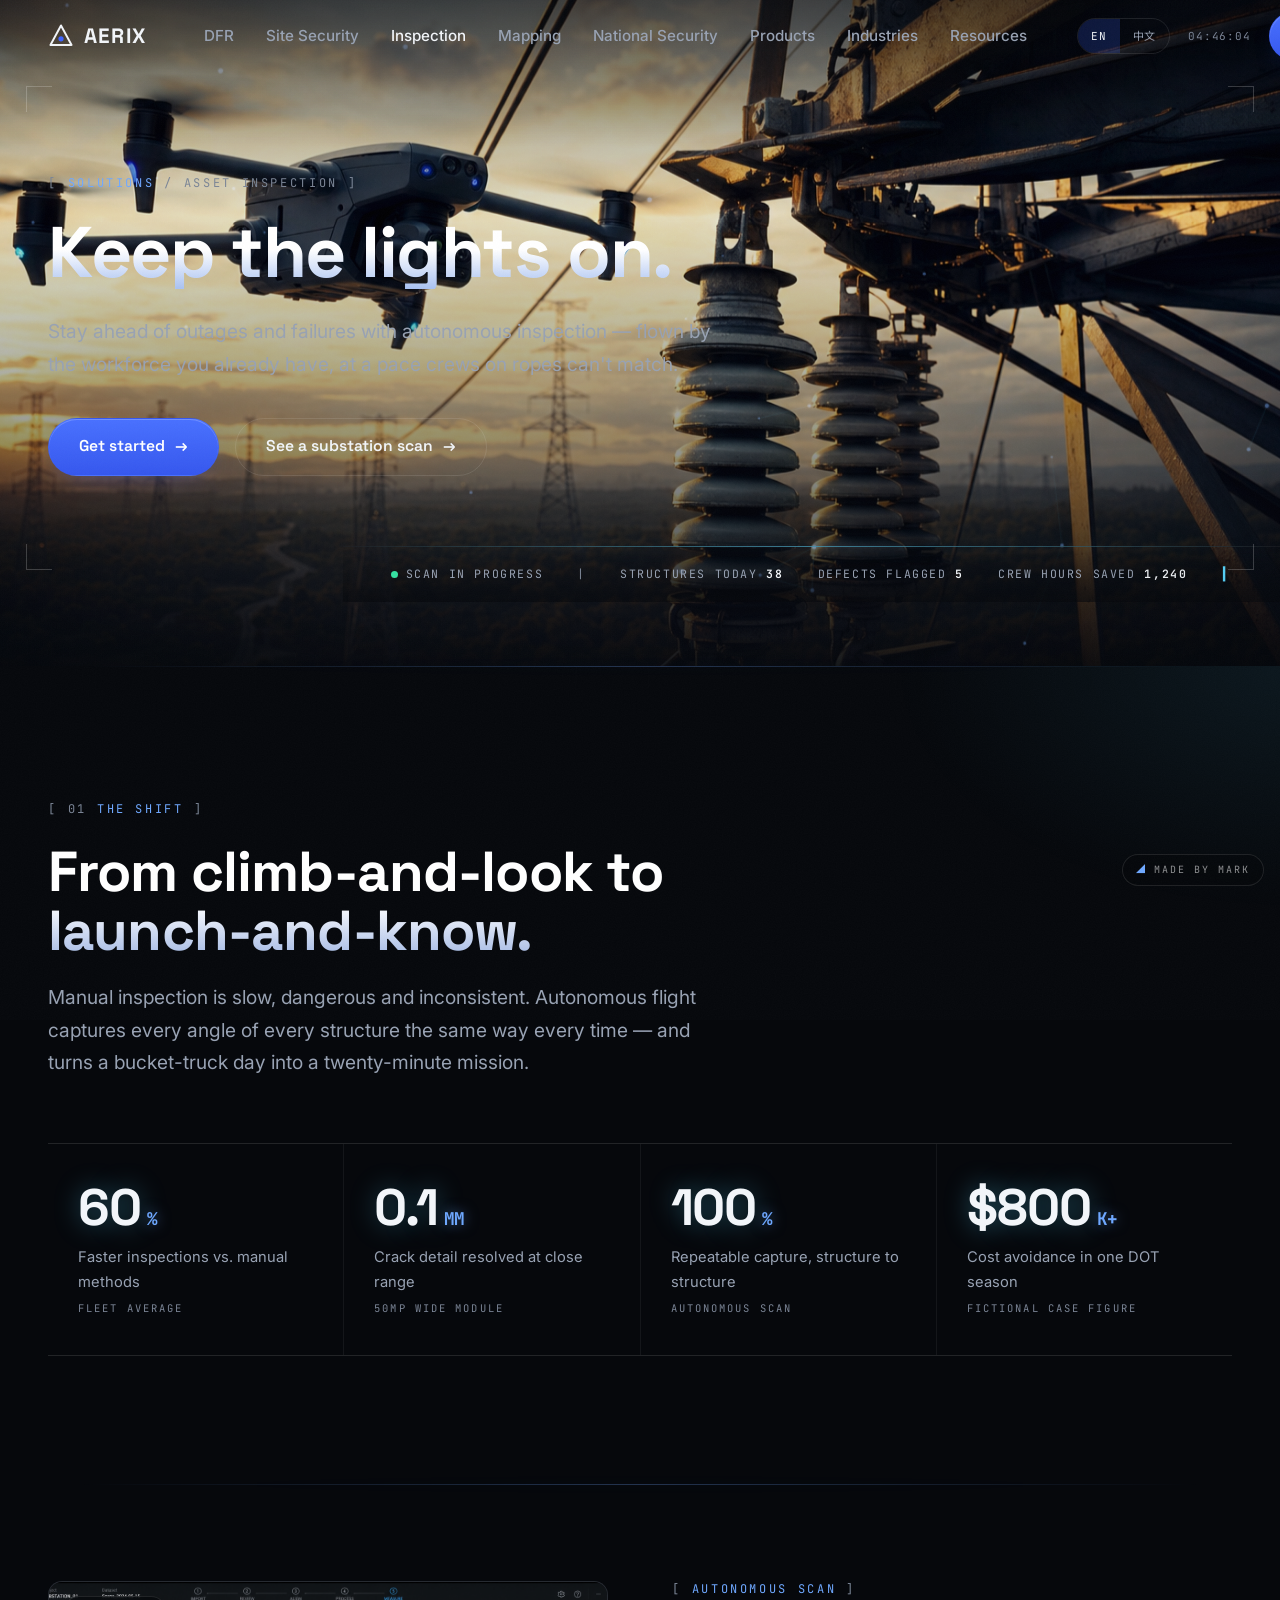
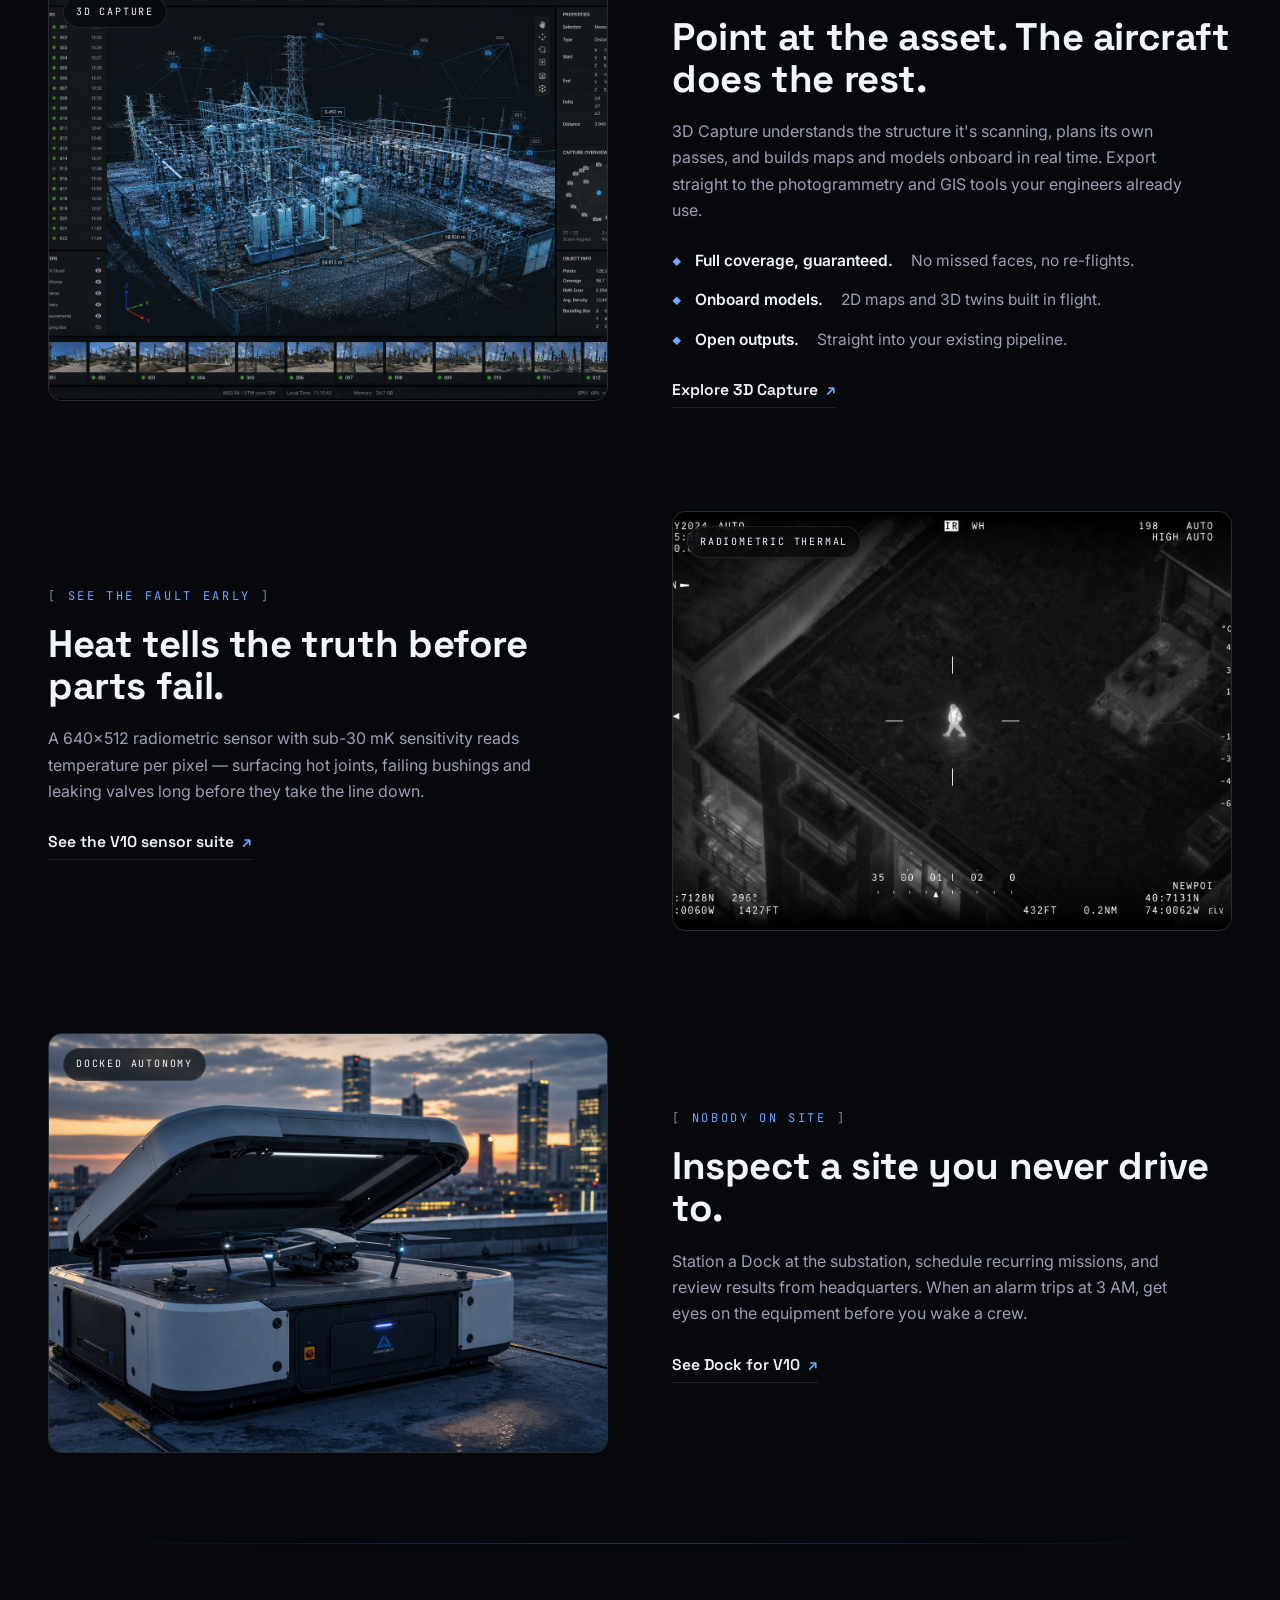
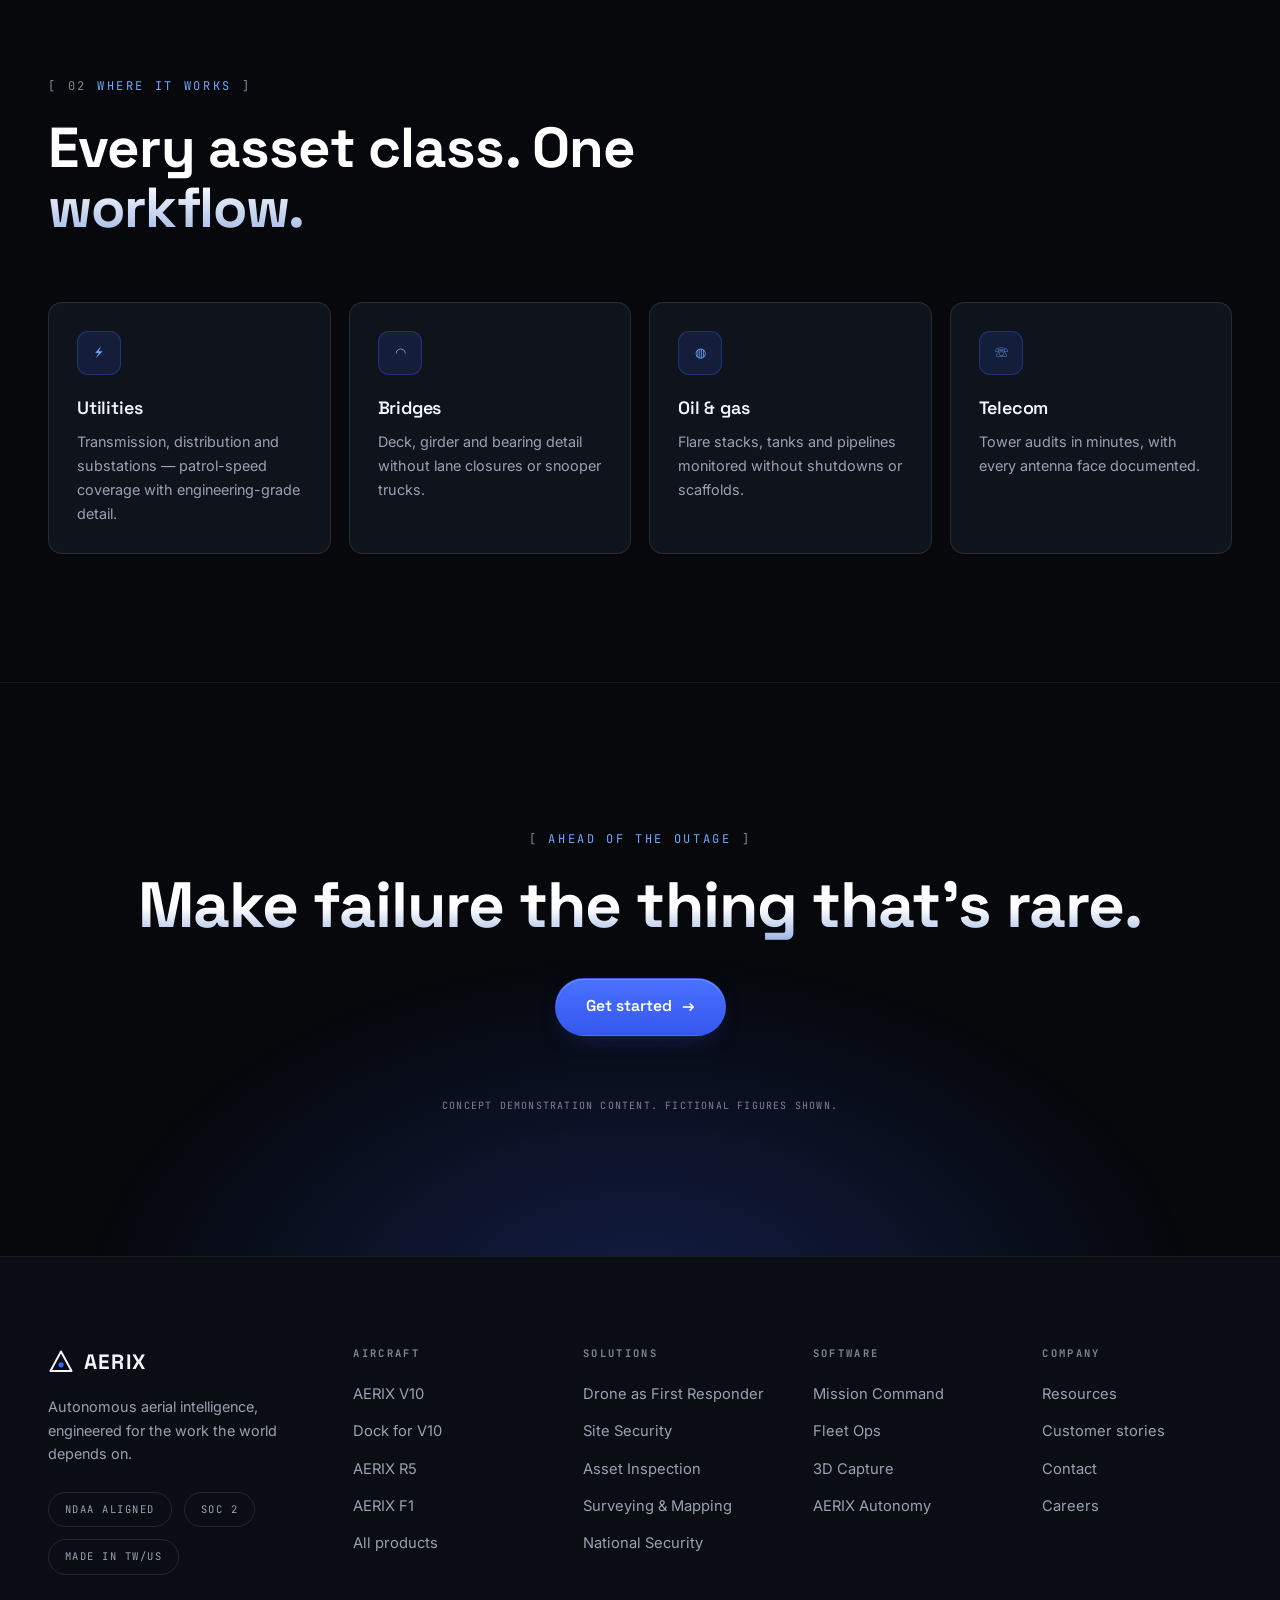
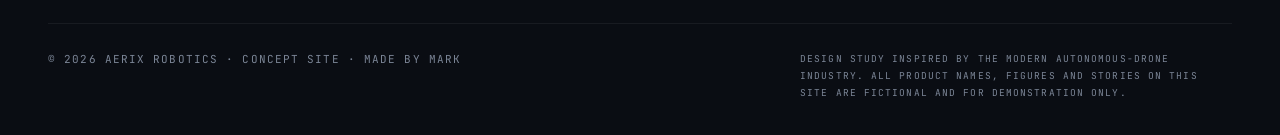
<file: asset-inspection.html>
<!DOCTYPE html>
<html lang="en">
<head>
<meta charset="UTF-8">
<meta name="viewport" content="width=device-width, initial-scale=1.0">
<title>Asset Inspection Drones — AERIX</title>
<meta property="og:type" content="website">
<meta property="og:site_name" content="AERIX">
<link rel="canonical" href="https://a0938765923.github.io/aerix-site/asset-inspection.html">
<meta property="og:url" content="https://a0938765923.github.io/aerix-site/asset-inspection.html">
<meta property="og:title" content="Asset Inspection Drones — AERIX">
<meta property="og:description" content="Autonomous inspection for utilities, bridges and energy infrastructure. Find faults before they find you.">
<meta property="og:image" content="https://a0938765923.github.io/aerix-site/assets/img/sol-inspection.png">
<meta name="twitter:card" content="summary_large_image">
<meta name="twitter:title" content="Asset Inspection Drones — AERIX">
<meta name="twitter:description" content="Autonomous inspection for utilities, bridges and energy infrastructure. Find faults before they find you.">
<meta name="twitter:image" content="https://a0938765923.github.io/aerix-site/assets/img/sol-inspection.png">
<meta name="description" content="Autonomous inspection for utilities, bridges and energy infrastructure. Find faults before they find you.">
<link rel="icon" href="data:image/svg+xml,%3Csvg xmlns='http://www.w3.org/2000/svg' viewBox='0 0 32 32'%3E%3Cpath d='M16 3 29 27H3L16 3Z' fill='none' stroke='%236FA8FF' stroke-width='2.4'/%3E%3Ccircle cx='16' cy='19.5' r='3.2' fill='%233D63FF'/%3E%3C/svg%3E">
<link rel="preconnect" href="https://fonts.googleapis.com">
<link rel="preconnect" href="https://fonts.gstatic.com" crossorigin>
<link href="https://fonts.googleapis.com/css2?family=Space+Grotesk:wght@500;600;700&family=Inter:wght@400;500;600&family=JetBrains+Mono:wght@400;600&family=Noto+Sans+TC:wght@400;500;700&display=swap" rel="stylesheet">
<link rel="stylesheet" href="assets/css/main.css?v=11">
</head>
<body data-page="inspection" data-title-zh="設施巡檢無人機 — AERIX">

<header id="site-header"></header>

<main>

<section class="hero page-hero">
  <div class="hero-media">
    <img src="assets/img/sol-inspection.png" alt="AERIX drone inspecting a high-voltage transmission tower" data-fallback>
  </div>
  <div class="hud" aria-hidden="true"><i></i><i></i><i></i><i></i></div>
  <div class="hero-inner">
    <span class="kicker"><span data-zh="解決方案">SOLUTIONS</span> <span class="idx" data-zh="/ 設施巡檢">/ ASSET INSPECTION</span></span>
    <h1 class="display" data-zh="讓燈一直亮著。">Keep the lights on.</h1>
    <p class="lede" data-zh="用自主巡檢走在停電與故障前面——由你現有的人力執飛，速度是繩索作業班組追不上的。">Stay ahead of outages and failures with autonomous inspection — flown by the workforce you already have, at a pace crews on ropes can't match.</p>
    <div class="hero-ctas">
      <a class="btn" href="contact.html" data-zh="立即開始">Get started</a>
      <a class="btn ghost" href="#capture" data-zh="看變電站掃描">See a substation scan</a>
    </div>
  </div>
  <div class="telemetry">
    <div class="telemetry-inner">
      <span><span class="dot"></span><span data-zh="掃描進行中">SCAN IN PROGRESS</span></span>
      <span class="sep">|</span>
      <span><span data-zh="今日結構物">STRUCTURES TODAY</span> <b>38</b></span>
      <span><span data-zh="缺陷標記">DEFECTS FLAGGED</span> <b>5</b></span>
      <span><span data-zh="節省工時">CREW HOURS SAVED</span> <b data-count="1240">0</b></span>
    </div>
  </div>
</section>

<section class="section">
  <div class="wrap">
    <div class="section-head reveal">
      <span class="kicker"><span class="idx">01</span> <span data-zh="典範轉移">THE SHIFT</span></span>
      <h2 class="title" data-zh="從「爬上去看」到「起飛就知道」。">From climb-and-look to launch-and-know.</h2>
      <p class="lede" data-zh="人工巡檢慢、危險、又難以一致。自主飛行以完全相同的方式拍下每座結構物的每個角度——把一整天的高空作業，變成二十分鐘的任務。">Manual inspection is slow, dangerous and inconsistent. Autonomous flight captures every angle of every structure the same way every time — and turns a bucket-truck day into a twenty-minute mission.</p>
    </div>

    <div class="stats-row reveal">
      <div class="stat"><div class="num">60<small>%</small></div><div class="lbl" data-zh="巡檢速度較人工方式提升">Faster inspections vs. manual methods</div><div class="lbl-mono" data-zh="機隊平均">FLEET AVERAGE</div></div>
      <div class="stat"><div class="num">0.1<small>MM</small></div><div class="lbl" data-zh="近距離可解析的裂縫細節">Crack detail resolved at close range</div><div class="lbl-mono" data-zh="50MP 廣角模組">50MP WIDE MODULE</div></div>
      <div class="stat"><div class="num">100<small>%</small></div><div class="lbl" data-zh="逐座結構可重複的拍攝品質">Repeatable capture, structure to structure</div><div class="lbl-mono" data-zh="自主掃描">AUTONOMOUS SCAN</div></div>
      <div class="stat"><div class="num">$800<small>K+</small></div><div class="lbl" data-zh="單一年度運輸部門成本迴避">Cost avoidance in one DOT season</div><div class="lbl-mono" data-zh="虛構案例數據">FICTIONAL CASE FIGURE</div></div>
    </div>
  </div>
</section>

<section class="section tight" id="capture">
  <div class="wrap">
    <div class="split reveal">
      <div class="split-media"><img src="assets/img/ui-scan.png" alt="3D Capture digital twin of a substation" data-fallback><span class="chip">3D CAPTURE</span></div>
      <div class="split-copy">
        <span class="kicker" data-zh="自主掃描">AUTONOMOUS SCAN</span>
        <h2 data-zh="指向目標，其他交給飛行器。">Point at the asset. The aircraft does the rest.</h2>
        <p data-zh="3D Capture 理解它掃描的結構、自行規劃航線，並在機上即時建構地圖與模型。成果直接匯出到工程師慣用的攝影測量與 GIS 工具。">3D Capture understands the structure it's scanning, plans its own passes, and builds maps and models onboard in real time. Export straight to the photogrammetry and GIS tools your engineers already use.</p>
        <ul class="feature-list">
          <li data-zh='<b>覆蓋率保證。</b>不漏面、不補飛。'><b>Full coverage, guaranteed.</b>&nbsp;No missed faces, no re-flights.</li>
          <li data-zh='<b>機上建模。</b>飛行中即完成 2D 圖與 3D 分身。'><b>Onboard models.</b>&nbsp;2D maps and 3D twins built in flight.</li>
          <li data-zh='<b>開放輸出。</b>無縫接進既有工作流程。'><b>Open outputs.</b>&nbsp;Straight into your existing pipeline.</li>
        </ul>
        <a class="link-arrow" href="software.html#scan" data-zh="探索 3D Capture">Explore 3D Capture</a>
      </div>
    </div>

    <div class="split rev reveal">
      <div class="split-media"><img src="assets/img/night-ops.png" alt="Radiometric thermal image of equipment" data-fallback><span class="chip" data-zh="輻射熱像">RADIOMETRIC THERMAL</span></div>
      <div class="split-copy">
        <span class="kicker" data-zh="提早看見故障">SEE THE FAULT EARLY</span>
        <h2 data-zh="零件壞掉之前，溫度先說實話。">Heat tells the truth before parts fail.</h2>
        <p data-zh="640×512 輻射熱像感測器、優於 30 mK 的靈敏度，逐像素讀取溫度——過熱接點、劣化套管、洩漏閥門，在拖垮線路之前一一現形。">A 640×512 radiometric sensor with sub-30 mK sensitivity reads temperature per pixel — surfacing hot joints, failing bushings and leaking valves long before they take the line down.</p>
        <a class="link-arrow" href="v10.html" data-zh="看 V10 感測器組">See the V10 sensor suite</a>
      </div>
    </div>

    <div class="split reveal">
      <div class="split-media"><img src="assets/img/dock-hero.png" alt="Dock stationed at a remote substation" data-fallback><span class="chip" data-zh="機巢自主作業">DOCKED AUTONOMY</span></div>
      <div class="split-copy">
        <span class="kicker" data-zh="無人到場">NOBODY ON SITE</span>
        <h2 data-zh="巡檢一個你從不用開車去的站點。">Inspect a site you never drive to.</h2>
        <p data-zh="在變電站放一座機巢、排定週期任務，坐在總部看結果。凌晨三點警報響起時，先看到設備畫面，再決定要不要叫醒班組。">Station a Dock at the substation, schedule recurring missions, and review results from headquarters. When an alarm trips at 3 AM, get eyes on the equipment before you wake a crew.</p>
        <a class="link-arrow" href="dock.html" data-zh="看 Dock 機巢">See Dock for V10</a>
      </div>
    </div>
  </div>
</section>

<section class="section">
  <div class="wrap">
    <div class="section-head reveal">
      <span class="kicker"><span class="idx">02</span> <span data-zh="適用資產">WHERE IT WORKS</span></span>
      <h2 class="title" data-zh="每一種資產。同一套流程。">Every asset class. One workflow.</h2>
    </div>
    <div class="grid-4">
      <div class="mini-card reveal"><div class="ic">⚡</div><h3 data-zh="電力事業">Utilities</h3><p data-zh="輸電、配電與變電站——巡邏般的速度，工程級的細節。">Transmission, distribution and substations — patrol-speed coverage with engineering-grade detail.</p></div>
      <div class="mini-card reveal d1"><div class="ic">◠</div><h3 data-zh="橋梁">Bridges</h3><p data-zh="橋面、大梁與支承細節，不封車道、不出動檢測車。">Deck, girder and bearing detail without lane closures or snooper trucks.</p></div>
      <div class="mini-card reveal d2"><div class="ic">◍</div><h3 data-zh="油氣產業">Oil &amp; gas</h3><p data-zh="燃燒塔、儲槽與管線持續監測，不停機、不搭鷹架。">Flare stacks, tanks and pipelines monitored without shutdowns or scaffolds.</p></div>
      <div class="mini-card reveal d3"><div class="ic">☏</div><h3 data-zh="電信">Telecom</h3><p data-zh="基地台鐵塔數分鐘完成盤點，每一面天線都有紀錄。">Tower audits in minutes, with every antenna face documented.</p></div>
    </div>
  </div>
</section>

<section class="cta-final">
  <div class="wrap">
    <span class="kicker" data-zh="走在停電前面">AHEAD OF THE OUTAGE</span>
    <h2 class="title" data-zh="讓「故障」變成罕見事件。">Make failure the thing that's rare.</h2>
    <a class="btn" href="contact.html" data-zh="立即開始">Get started</a>
    <p class="mono-note" data-zh="概念展示內容，數據皆為虛構。">Concept demonstration content. Fictional figures shown.</p>
  </div>
</section>

</main>

<footer id="site-footer"></footer>
<script src="assets/js/main.js?v=11"></script>
</body>
</html>
</file>
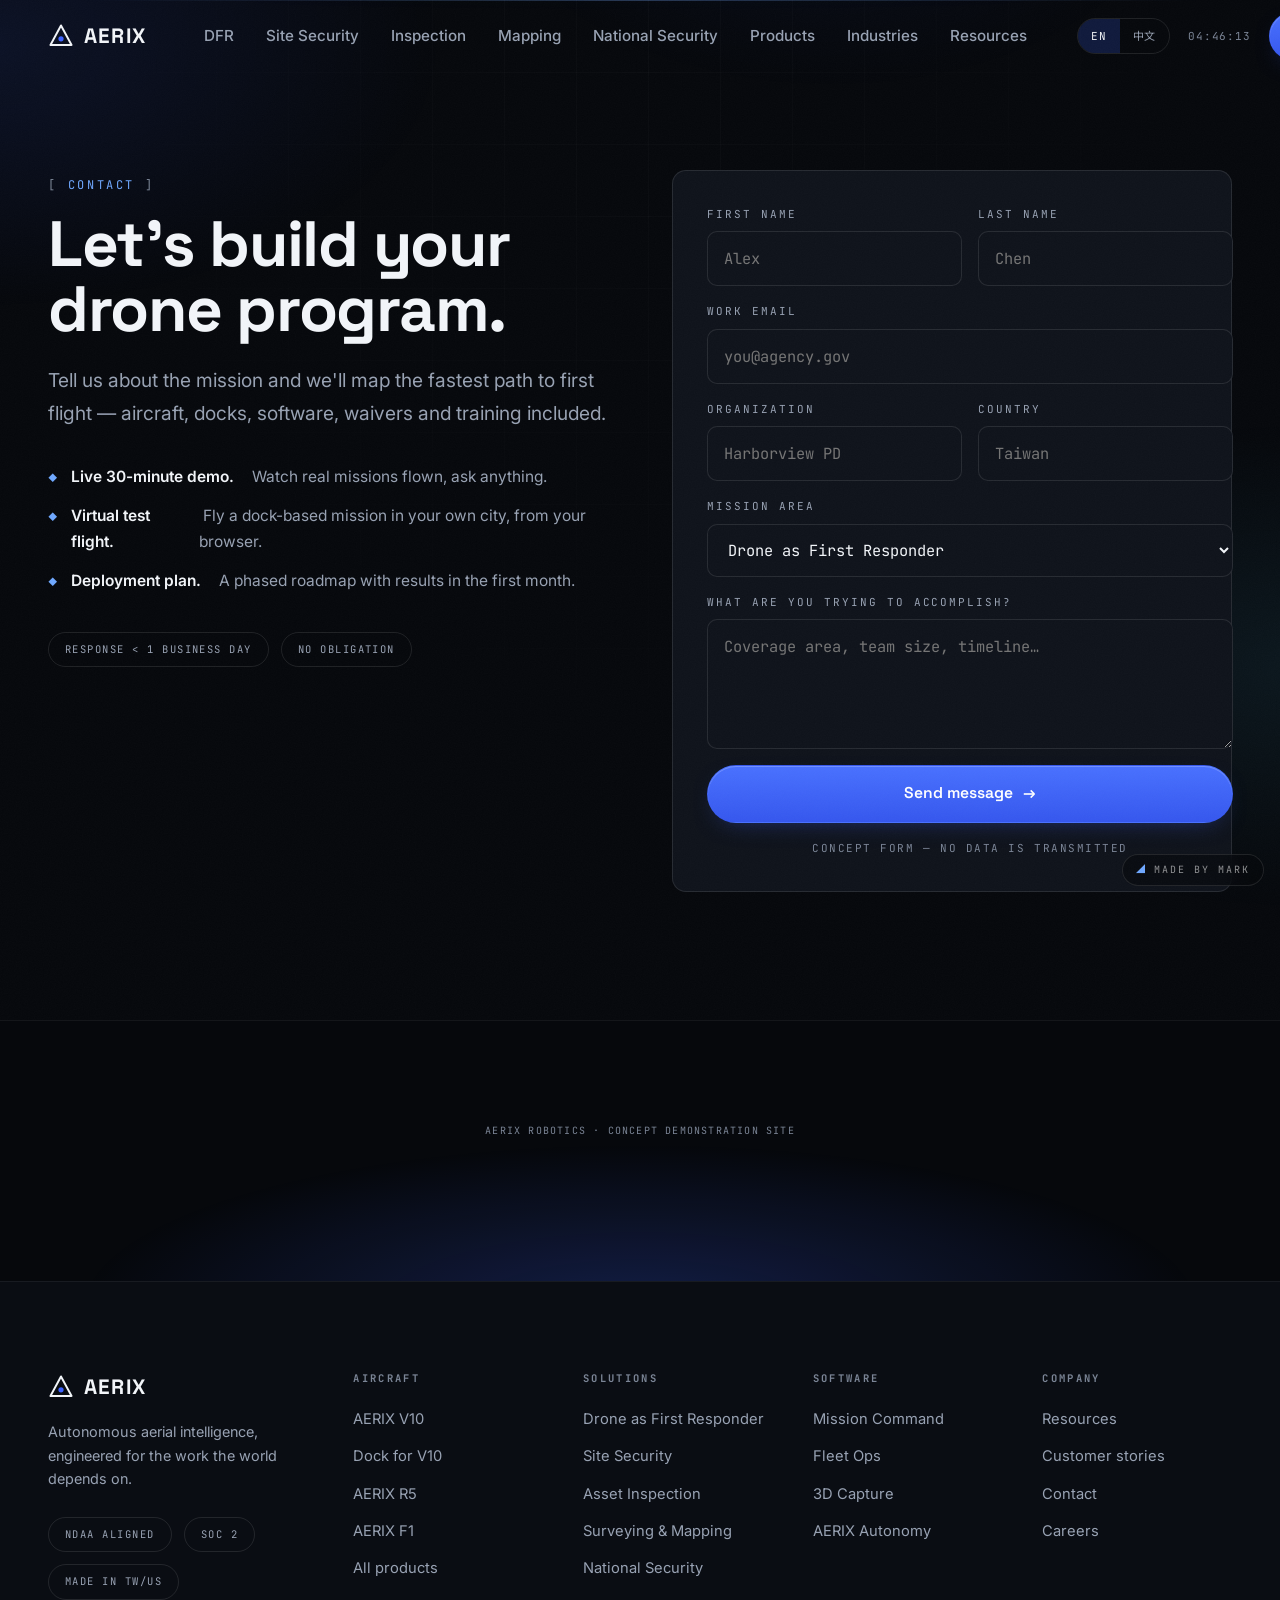
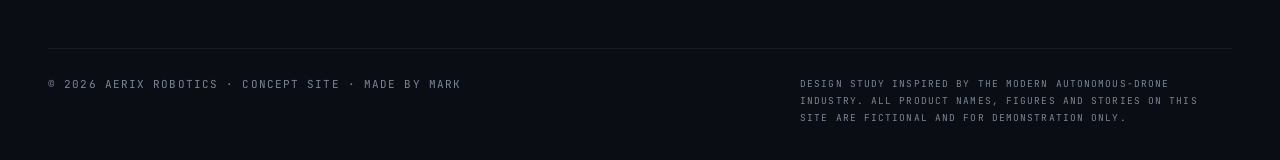
<file: contact.html>
<!DOCTYPE html>
<html lang="en">
<head>
<meta charset="UTF-8">
<meta name="viewport" content="width=device-width, initial-scale=1.0">
<title>Contact — AERIX</title>
<meta property="og:type" content="website">
<meta property="og:site_name" content="AERIX">
<link rel="canonical" href="https://a0938765923.github.io/aerix-site/contact.html">
<meta property="og:url" content="https://a0938765923.github.io/aerix-site/contact.html">
<meta property="og:title" content="Contact — AERIX">
<meta property="og:description" content="Talk to the AERIX team about your drone program.">
<meta property="og:image" content="https://a0938765923.github.io/aerix-site/assets/img/hero-home.png">
<meta name="twitter:card" content="summary_large_image">
<meta name="twitter:title" content="Contact — AERIX">
<meta name="twitter:description" content="Talk to the AERIX team about your drone program.">
<meta name="twitter:image" content="https://a0938765923.github.io/aerix-site/assets/img/hero-home.png">
<meta name="description" content="Talk to the AERIX team about your drone program.">
<link rel="icon" href="data:image/svg+xml,%3Csvg xmlns='http://www.w3.org/2000/svg' viewBox='0 0 32 32'%3E%3Cpath d='M16 3 29 27H3L16 3Z' fill='none' stroke='%236FA8FF' stroke-width='2.4'/%3E%3Ccircle cx='16' cy='19.5' r='3.2' fill='%233D63FF'/%3E%3C/svg%3E">
<link rel="preconnect" href="https://fonts.googleapis.com">
<link rel="preconnect" href="https://fonts.gstatic.com" crossorigin>
<link href="https://fonts.googleapis.com/css2?family=Space+Grotesk:wght@500;600;700&family=Inter:wght@400;500;600&family=JetBrains+Mono:wght@400;600&family=Noto+Sans+TC:wght@400;500;700&display=swap" rel="stylesheet">
<link rel="stylesheet" href="assets/css/main.css?v=11">
</head>
<body data-page="contact" data-title-zh="聯絡我們 — AERIX">

<header id="site-header"></header>

<main>

<section class="section" style="padding-top:170px">
  <div class="wrap">
    <div class="split" style="align-items:flex-start">
      <div class="split-copy reveal">
        <span class="kicker" data-zh="聯絡我們">CONTACT</span>
        <h1 class="display" style="font-size:clamp(2.4rem,5vw,4.2rem)" data-zh="一起打造你的無人機計畫。">Let's build your drone program.</h1>
        <p class="lede" style="margin-top:22px" data-zh="告訴我們你的任務，我們幫你規劃最快的首飛路徑——飛行器、機巢、軟體、法規申請與訓練，一次到位。">Tell us about the mission and we'll map the fastest path to first flight — aircraft, docks, software, waivers and training included.</p>

        <ul class="feature-list" style="margin-top:34px">
          <li data-zh='<b>30 分鐘線上實飛。</b>看真實任務執飛，想問什麼都可以。'><b>Live 30-minute demo.</b>&nbsp;Watch real missions flown, ask anything.</li>
          <li data-zh='<b>虛擬試飛。</b>在瀏覽器裡，用你自己的城市飛一趟機巢任務。'><b>Virtual test flight.</b>&nbsp;Fly a dock-based mission in your own city, from your browser.</li>
          <li data-zh='<b>部署藍圖。</b>分階段路線圖，第一個月就見成效。'><b>Deployment plan.</b>&nbsp;A phased roadmap with results in the first month.</li>
        </ul>

        <div class="badge-row" style="margin-top:38px">
          <span class="badge" data-zh="1 個工作天內回覆">RESPONSE &lt; 1 BUSINESS DAY</span>
          <span class="badge" data-zh="無需承諾">NO OBLIGATION</span>
        </div>
      </div>

      <div class="reveal d1">
        <form class="form" style="border:1px solid var(--line);border-radius:var(--r);background:var(--panel);padding:34px" onsubmit="event.preventDefault();var zh=document.documentElement.lang==='zh-Hant';this.innerHTML='<p class=&quot;lede&quot; style=&quot;padding:30px 6px&quot;>'+(zh?'謝謝——這是概念表單，不會送出任何資料。正式上線後會即時送達我們的團隊。':'Thanks — this concept form doesn\'t send data anywhere. In a live deployment it would reach our team instantly.')+'</p>'">
          <div class="row">
            <label><span data-zh="名字">First name</span><input type="text" required placeholder="Alex" data-zh-ph="家豪"></label>
            <label><span data-zh="姓氏">Last name</span><input type="text" required placeholder="Chen" data-zh-ph="陳"></label>
          </div>
          <label><span data-zh="公務信箱">Work email</span><input type="email" required placeholder="you@agency.gov" data-zh-ph="you@agency.gov.tw"></label>
          <div class="row">
            <label><span data-zh="機關 / 公司">Organization</span><input type="text" placeholder="Harborview PD" data-zh-ph="○○警察局 / ○○公司"></label>
            <label><span data-zh="國家 / 地區">Country</span><input type="text" placeholder="Taiwan" data-zh-ph="台灣"></label>
          </div>
          <label><span data-zh="任務領域">Mission area</span>
            <select>
              <option data-zh="無人機先遣應變">Drone as First Responder</option>
              <option data-zh="場域安防">Site Security</option>
              <option data-zh="設施巡檢">Asset Inspection</option>
              <option data-zh="測繪與製圖">Surveying &amp; Mapping</option>
              <option data-zh="國防安全">National Security</option>
              <option data-zh="其他">Other</option>
            </select>
          </label>
          <label><span data-zh="你想達成什麼？">What are you trying to accomplish?</span><textarea placeholder="Coverage area, team size, timeline…" data-zh-ph="涵蓋範圍、團隊規模、時程…"></textarea></label>
          <button class="btn" type="submit" style="justify-content:center" data-zh="送出訊息">Send message</button>
          <p class="map-note" style="text-align:center" data-zh="概念表單 — 不會傳送任何資料">CONCEPT FORM — NO DATA IS TRANSMITTED</p>
        </form>
      </div>
    </div>
  </div>
</section>

<section class="cta-final" style="padding-top:40px">
  <div class="wrap">
    <p class="mono-note" data-zh="AERIX ROBOTICS · 概念展示網站">AERIX ROBOTICS · CONCEPT DEMONSTRATION SITE</p>
  </div>
</section>

</main>

<footer id="site-footer"></footer>
<script src="assets/js/main.js?v=11"></script>
</body>
</html>
</file>
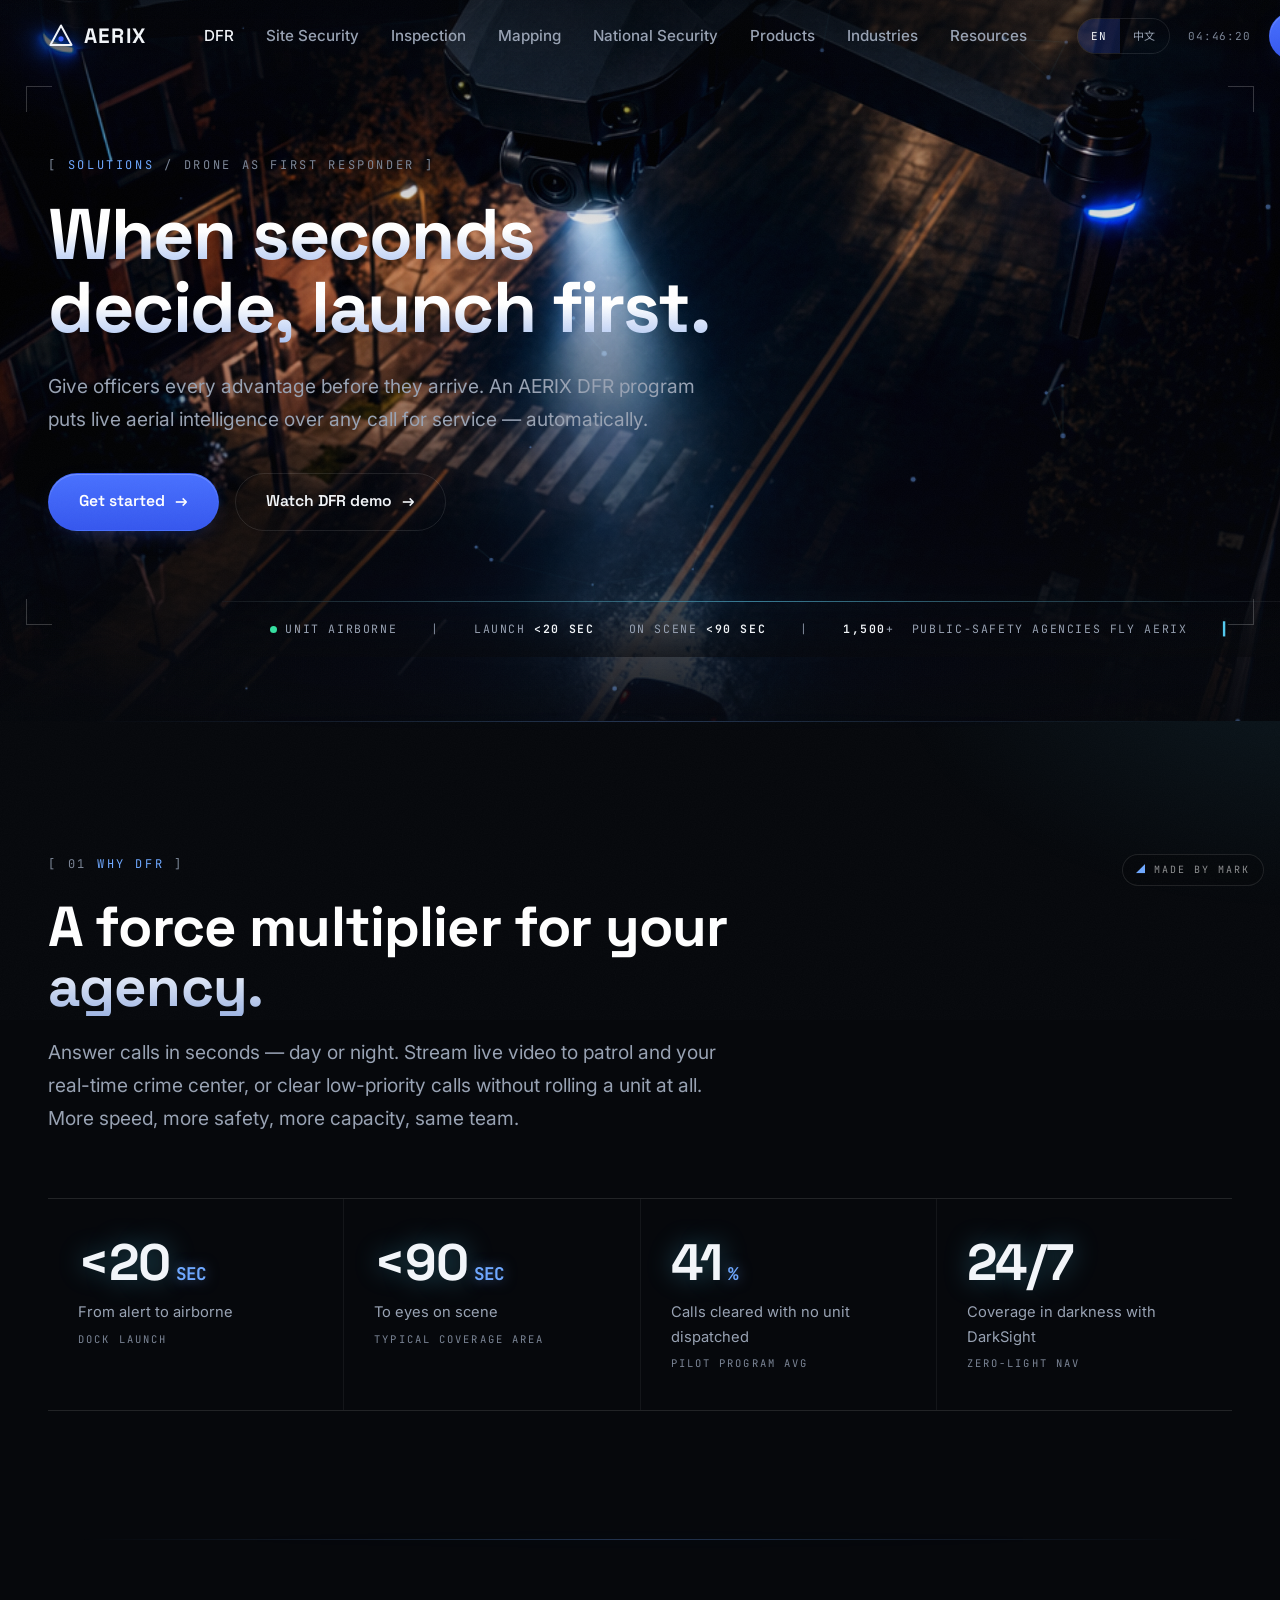
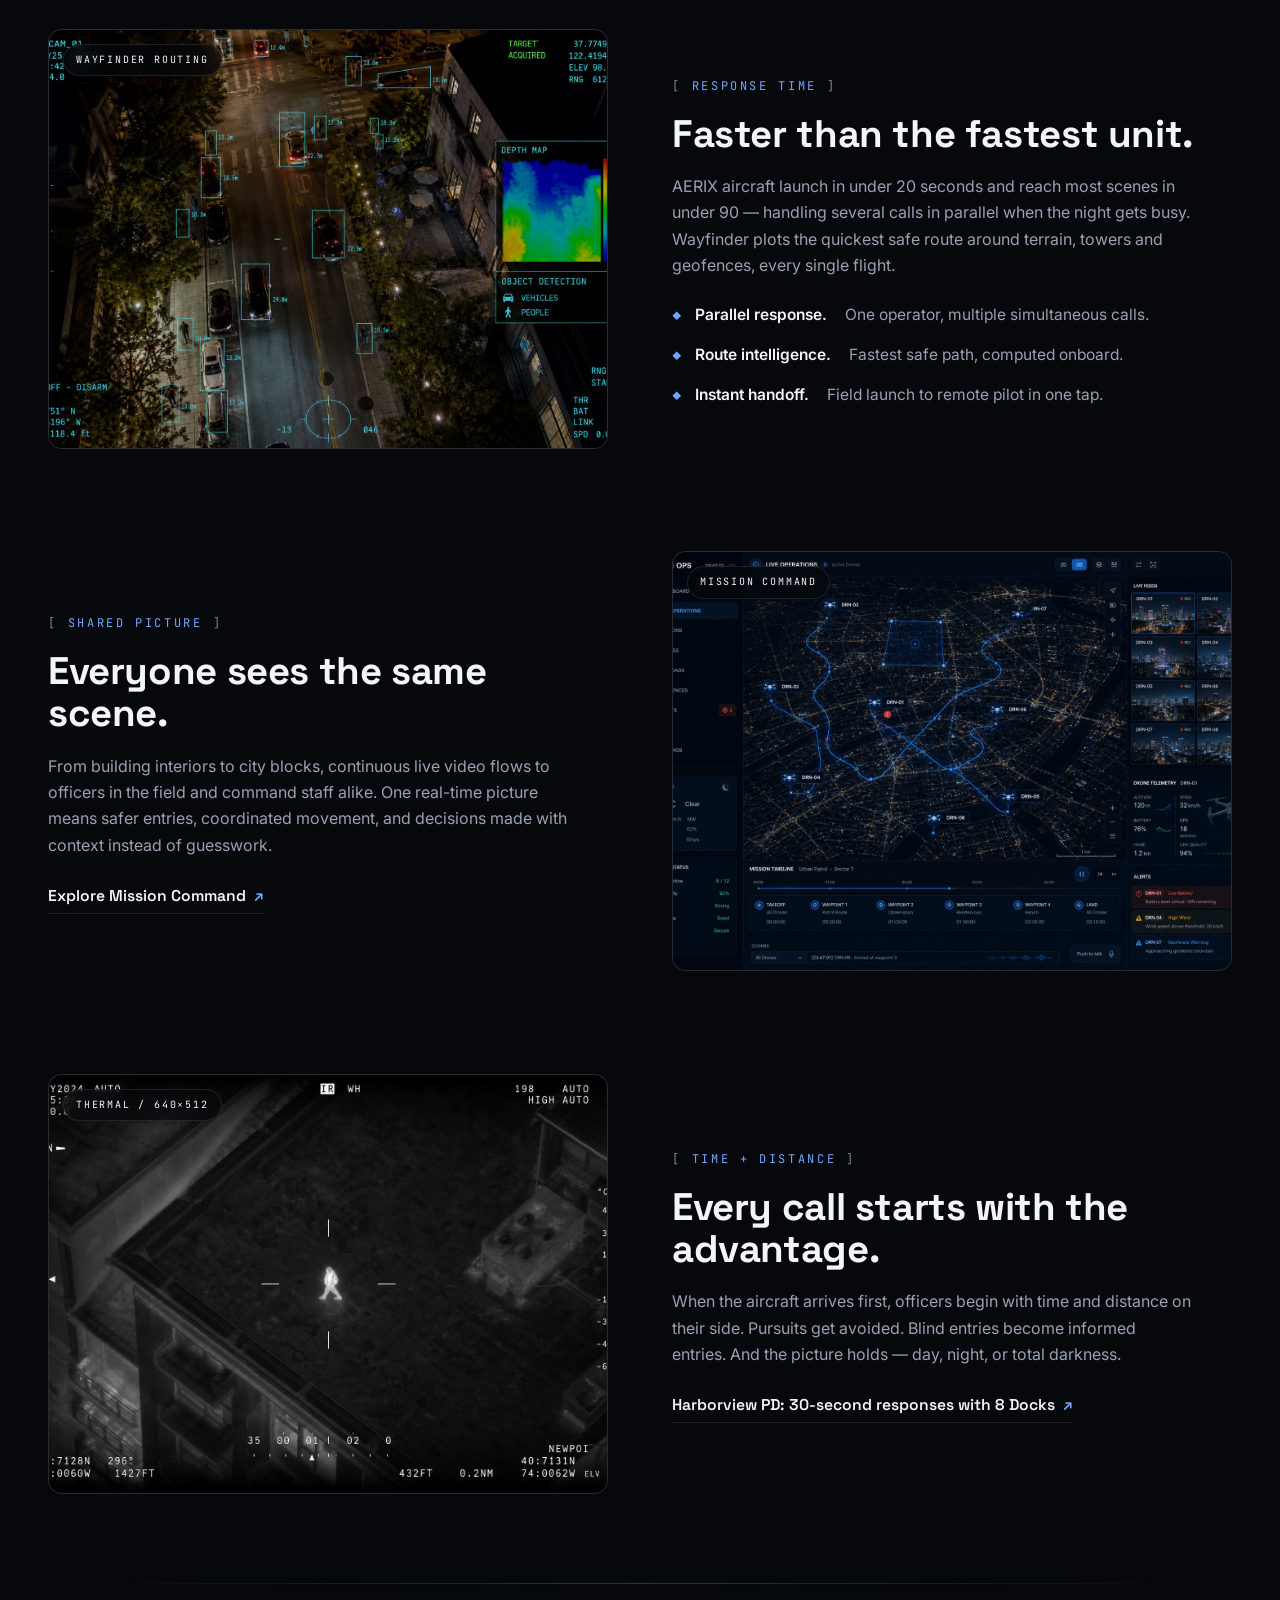
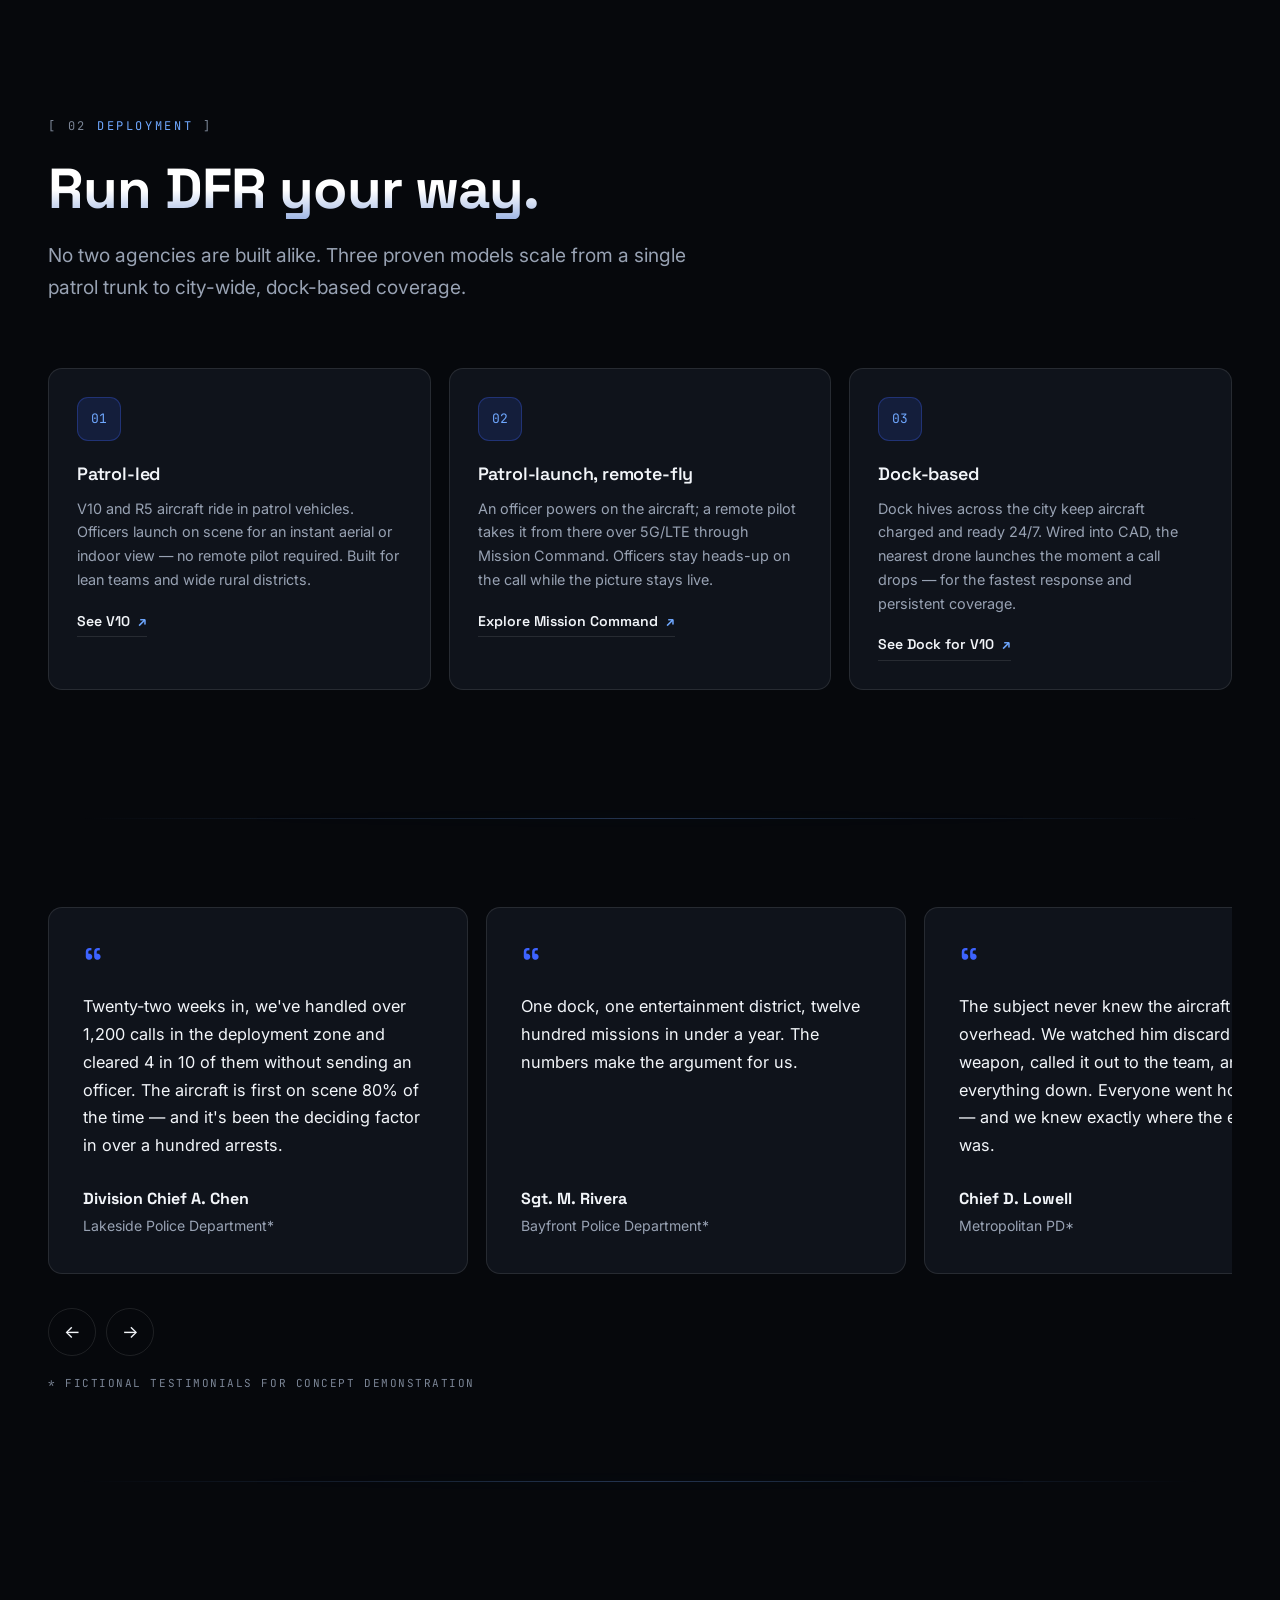
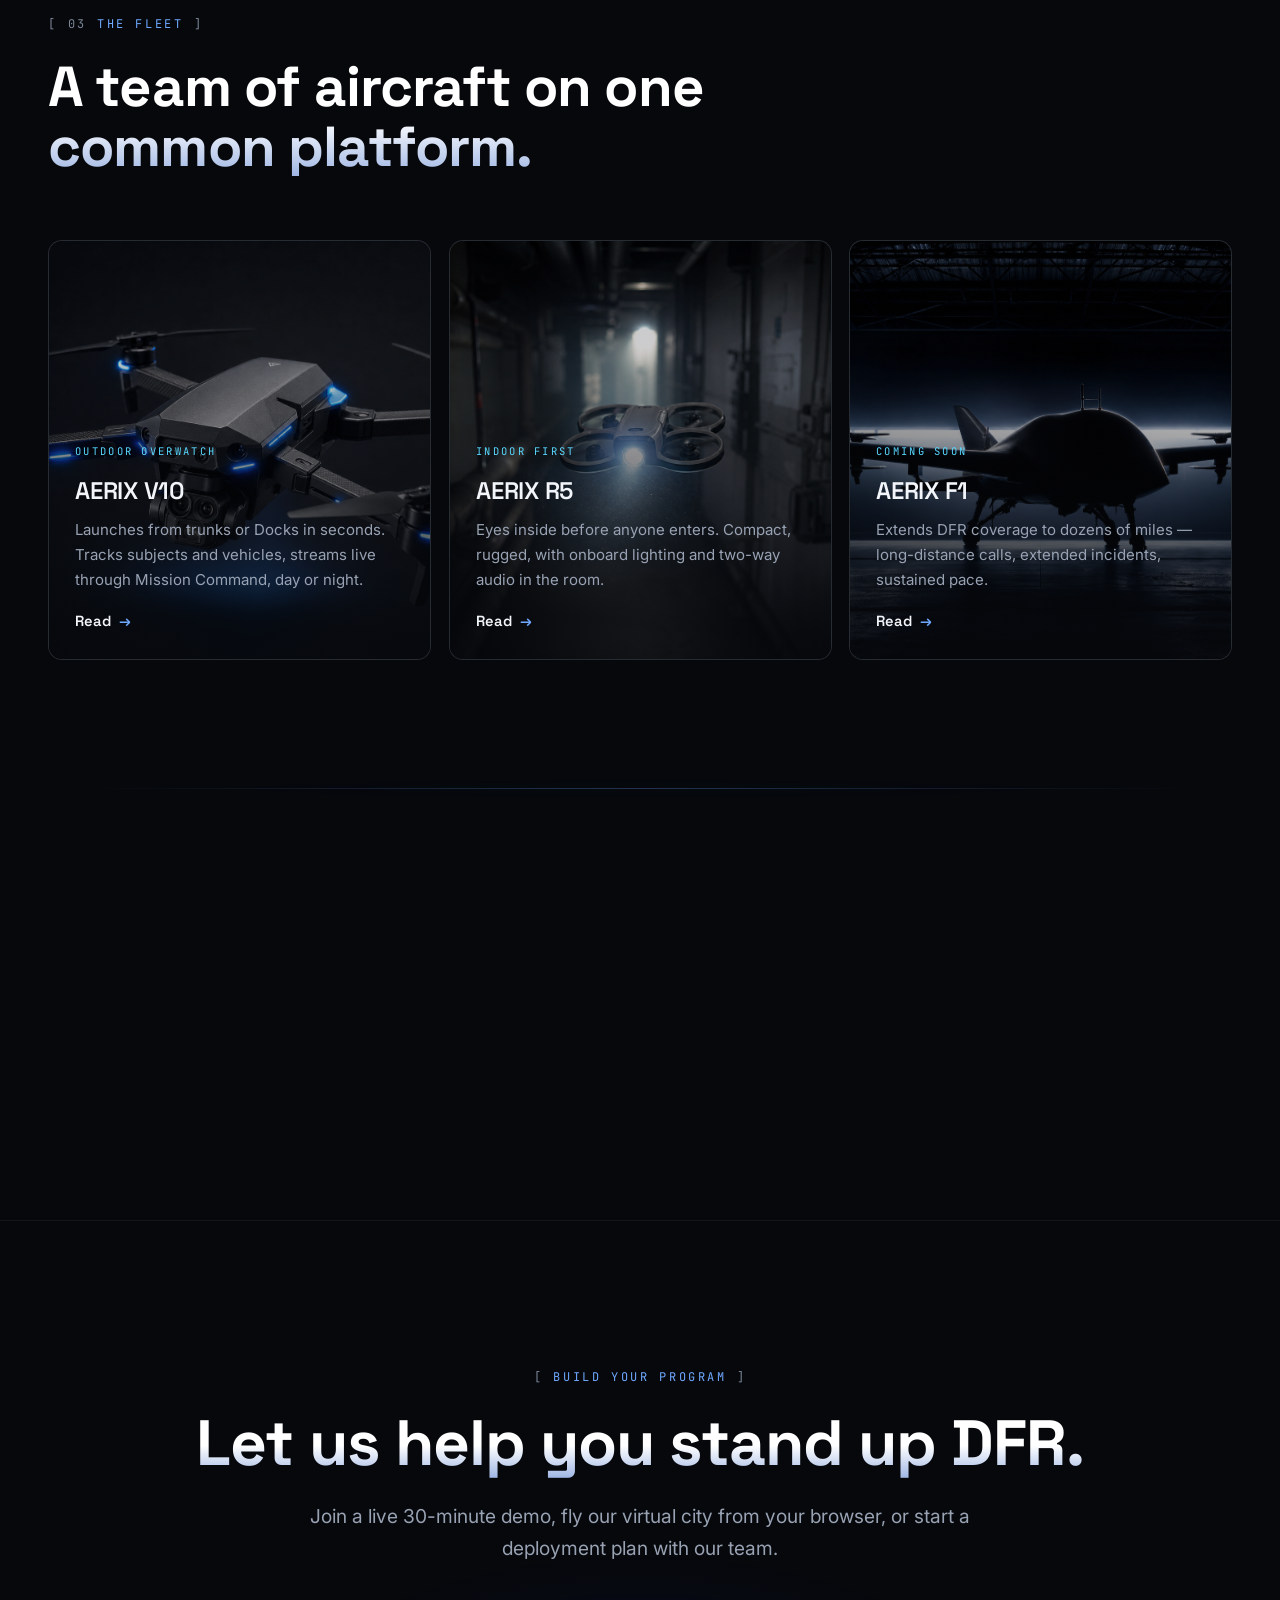
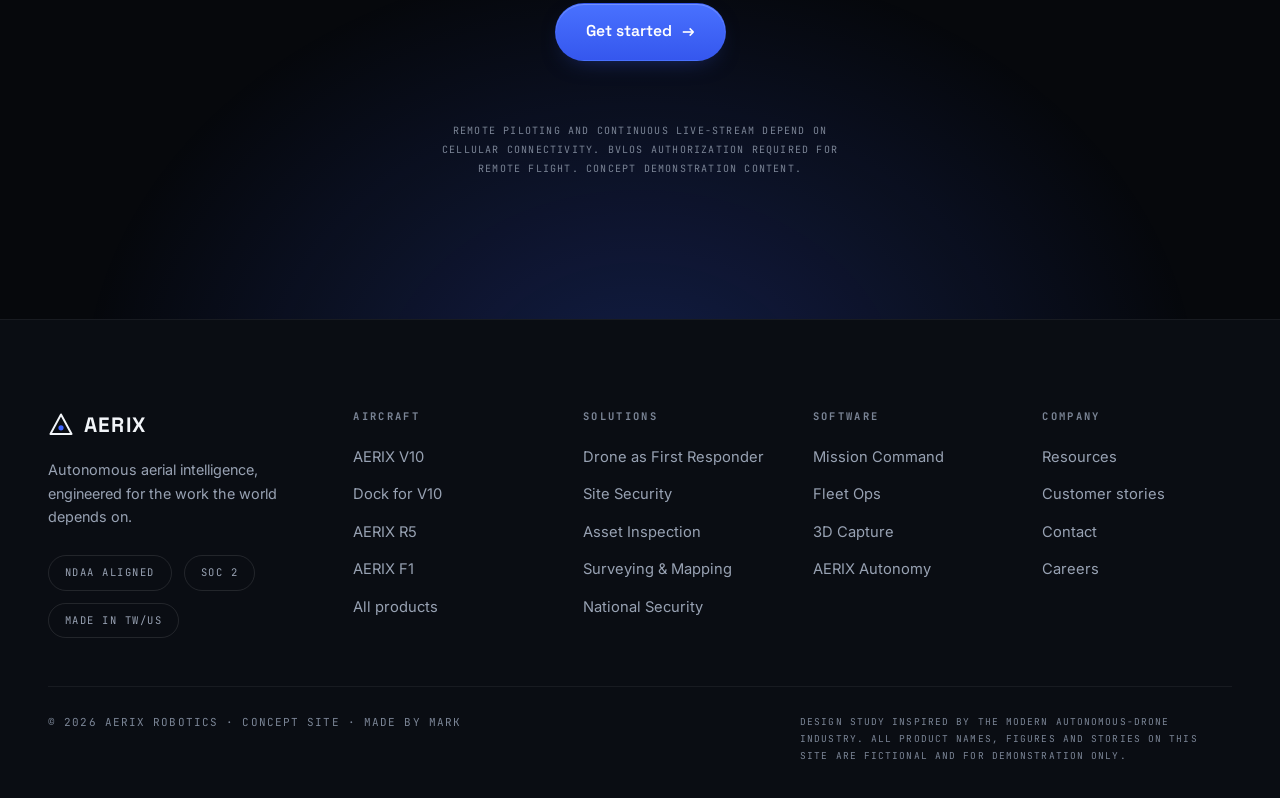
<file: dfr.html>
<!DOCTYPE html>
<html lang="en">
<head>
<meta charset="UTF-8">
<meta name="viewport" content="width=device-width, initial-scale=1.0">
<title>Drone as First Responder (DFR) — AERIX</title>
<meta property="og:type" content="website">
<meta property="og:site_name" content="AERIX">
<link rel="canonical" href="https://a0938765923.github.io/aerix-site/dfr.html">
<meta property="og:url" content="https://a0938765923.github.io/aerix-site/dfr.html">
<meta property="og:title" content="Drone as First Responder (DFR) — AERIX">
<meta property="og:description" content="Give every call the advantage of aerial intelligence. AERIX DFR puts eyes on scene in under two minutes.">
<meta property="og:image" content="https://a0938765923.github.io/aerix-site/assets/img/sol-dfr.png">
<meta name="twitter:card" content="summary_large_image">
<meta name="twitter:title" content="Drone as First Responder (DFR) — AERIX">
<meta name="twitter:description" content="Give every call the advantage of aerial intelligence. AERIX DFR puts eyes on scene in under two minutes.">
<meta name="twitter:image" content="https://a0938765923.github.io/aerix-site/assets/img/sol-dfr.png">
<meta name="description" content="Give every call the advantage of aerial intelligence. AERIX DFR puts eyes on scene in under two minutes.">
<link rel="icon" href="data:image/svg+xml,%3Csvg xmlns='http://www.w3.org/2000/svg' viewBox='0 0 32 32'%3E%3Cpath d='M16 3 29 27H3L16 3Z' fill='none' stroke='%236FA8FF' stroke-width='2.4'/%3E%3Ccircle cx='16' cy='19.5' r='3.2' fill='%233D63FF'/%3E%3C/svg%3E">
<link rel="preconnect" href="https://fonts.googleapis.com">
<link rel="preconnect" href="https://fonts.gstatic.com" crossorigin>
<link href="https://fonts.googleapis.com/css2?family=Space+Grotesk:wght@500;600;700&family=Inter:wght@400;500;600&family=JetBrains+Mono:wght@400;600&family=Noto+Sans+TC:wght@400;500;700&display=swap" rel="stylesheet">
<link rel="stylesheet" href="assets/css/main.css?v=11">
</head>
<body data-page="dfr" data-title-zh="無人機先遣應變（DFR）— AERIX">

<header id="site-header"></header>

<main>

<!-- HERO -->
<section class="hero page-hero">
  <div class="hero-media">
    <img src="assets/img/sol-dfr.png" alt="AERIX drone first on scene over a night incident" data-fallback>
  </div>
  <div class="hud" aria-hidden="true"><i></i><i></i><i></i><i></i></div>
  <div class="hero-inner">
    <span class="kicker"><span data-zh="解決方案">SOLUTIONS</span> <span class="idx" data-zh="/ 無人機先遣應變">/ DRONE AS FIRST RESPONDER</span></span>
    <h1 class="display" data-zh="分秒定生死時，先讓它升空。">When seconds decide, launch first.</h1>
    <p class="lede" data-zh="在警力抵達之前，就給他們全部優勢。AERIX DFR 讓每一通報案自動獲得即時空中情報。">Give officers every advantage before they arrive. An AERIX DFR program puts live aerial intelligence over any call for service — automatically.</p>
    <div class="hero-ctas">
      <a class="btn" href="contact.html" data-zh="立即開始">Get started</a>
      <a class="btn ghost" href="#models" data-zh="觀看 DFR 展示">Watch DFR demo</a>
    </div>
  </div>
  <div class="telemetry">
    <div class="telemetry-inner">
      <span><span class="dot"></span><span data-zh="飛行器已升空">UNIT AIRBORNE</span></span>
      <span class="sep">|</span>
      <span><span data-zh="起飛">LAUNCH</span> <b>&lt;20 SEC</b></span>
      <span><span data-zh="抵達現場">ON SCENE</span> <b>&lt;90 SEC</b></span>
      <span class="sep">|</span>
      <span><b data-count="1500">0</b>+ &nbsp;<span data-zh="公共安全機關使用 AERIX">PUBLIC-SAFETY AGENCIES FLY AERIX</span></span>
    </div>
  </div>
</section>

<!-- FORCE MULTIPLIER -->
<section class="section">
  <div class="wrap">
    <div class="section-head reveal">
      <span class="kicker"><span class="idx">01</span> <span data-zh="為什麼要 DFR">WHY DFR</span></span>
      <h2 class="title" data-zh="讓警力倍增的戰力放大器。">A force multiplier for your agency.</h2>
      <p class="lede" data-zh="日夜皆可在數秒內回應報案。將即時影像串流給前線與勤務指揮中心，或在不派遣警力的情況下直接結案。更快、更安全、更大量能——同一組人力。">Answer calls in seconds — day or night. Stream live video to patrol and your real-time crime center, or clear low-priority calls without rolling a unit at all. More speed, more safety, more capacity, same team.</p>
    </div>

    <div class="stats-row reveal">
      <div class="stat"><div class="num">&lt;20<small>SEC</small></div><div class="lbl" data-zh="從警報到升空">From alert to airborne</div><div class="lbl-mono" data-zh="機巢起飛">DOCK LAUNCH</div></div>
      <div class="stat"><div class="num">&lt;90<small>SEC</small></div><div class="lbl" data-zh="抵達現場上空">To eyes on scene</div><div class="lbl-mono" data-zh="一般涵蓋範圍">TYPICAL COVERAGE AREA</div></div>
      <div class="stat"><div class="num">41<small>%</small></div><div class="lbl" data-zh="無需派遣警力即結案的報案比例">Calls cleared with no unit dispatched</div><div class="lbl-mono" data-zh="試辦計畫平均">PILOT PROGRAM AVG</div></div>
      <div class="stat"><div class="num">24/7</div><div class="lbl" data-zh="DarkSight 讓黑夜也全面覆蓋">Coverage in darkness with DarkSight</div><div class="lbl-mono" data-zh="零光源導航">ZERO-LIGHT NAV</div></div>
    </div>
  </div>
</section>

<!-- SPLITS -->
<section class="section tight">
  <div class="wrap">
    <div class="split reveal">
      <div class="split-media"><img src="assets/img/autonomy-vision.png" alt="AI route planning visualization" data-fallback><span class="chip" data-zh="WAYFINDER 路徑規劃">WAYFINDER ROUTING</span></div>
      <div class="split-copy">
        <span class="kicker" data-zh="反應時間">RESPONSE TIME</span>
        <h2 data-zh="比最快的巡邏車更快。">Faster than the fastest unit.</h2>
        <p data-zh="AERIX 飛行器 20 秒內升空、90 秒內抵達多數現場——尖峰時段還能同時處理多起報案。Wayfinder 每一趟都避開地形、高塔與地理圍欄，算出最快的安全航線。">AERIX aircraft launch in under 20 seconds and reach most scenes in under 90 — handling several calls in parallel when the night gets busy. Wayfinder plots the quickest safe route around terrain, towers and geofences, every single flight.</p>
        <ul class="feature-list">
          <li data-zh='<b>平行應變。</b>一名操作員，同時多起報案。'><b>Parallel response.</b>&nbsp;One operator, multiple simultaneous calls.</li>
          <li data-zh='<b>路徑智能。</b>機上即時演算最快安全航線。'><b>Route intelligence.</b>&nbsp;Fastest safe path, computed onboard.</li>
          <li data-zh='<b>即時交接。</b>現場起飛，一鍵交給遠端飛手。'><b>Instant handoff.</b>&nbsp;Field launch to remote pilot in one tap.</li>
        </ul>
      </div>
    </div>

    <div class="split rev reveal">
      <div class="split-media"><img src="assets/img/ui-command.png" alt="Mission Command live operations view" data-fallback><span class="chip">MISSION COMMAND</span></div>
      <div class="split-copy">
        <span class="kicker" data-zh="共同圖像">SHARED PICTURE</span>
        <h2 data-zh="所有人看見同一個現場。">Everyone sees the same scene.</h2>
        <p data-zh="從建築物內部到整條街區，連續即時影像同步送達前線警力與指揮層。同一幅即時圖像，讓進入更安全、行動更協調、決策有依據。">From building interiors to city blocks, continuous live video flows to officers in the field and command staff alike. One real-time picture means safer entries, coordinated movement, and decisions made with context instead of guesswork.</p>
        <a class="link-arrow" href="software.html" data-zh="探索 Mission Command">Explore Mission Command</a>
      </div>
    </div>

    <div class="split reveal">
      <div class="split-media"><img src="assets/img/night-ops.png" alt="Thermal view of a subject at night" data-fallback><span class="chip" data-zh="熱像 / 640×512">THERMAL / 640×512</span></div>
      <div class="split-copy">
        <span class="kicker" data-zh="時間 + 距離">TIME + DISTANCE</span>
        <h2 data-zh="每一次出勤，都先握有優勢。">Every call starts with the advantage.</h2>
        <p data-zh="當飛行器先到，警力就帶著時間與距離的優勢出發。追逐得以避免、盲進變成明進——而且畫面日夜不斷，全黑也一樣。">When the aircraft arrives first, officers begin with time and distance on their side. Pursuits get avoided. Blind entries become informed entries. And the picture holds — day, night, or total darkness.</p>
        <a class="link-arrow" href="resources.html#stories" data-zh="Harborview 警局：8 座機巢、30 秒反應">Harborview PD: 30-second responses with 8 Docks</a>
      </div>
    </div>
  </div>
</section>

<!-- DEPLOYMENT MODELS -->
<section class="section" id="models">
  <div class="wrap">
    <div class="section-head reveal">
      <span class="kicker"><span class="idx">02</span> <span data-zh="部署模式">DEPLOYMENT</span></span>
      <h2 class="title" data-zh="用你的方式跑 DFR。">Run DFR your way.</h2>
      <p class="lede" data-zh="沒有兩個機關長得一樣。三種實證模式，從一台巡邏車後車廂，一路擴展到全市機巢覆蓋。">No two agencies are built alike. Three proven models scale from a single patrol trunk to city-wide, dock-based coverage.</p>
    </div>

    <div class="grid-3">
      <div class="mini-card reveal">
        <div class="ic">01</div>
        <h3 data-zh="巡邏隊主導">Patrol-led</h3>
        <p data-zh="V10 與 R5 隨巡邏車出勤，員警到場即起飛，立刻取得空中或室內視角——不需遠端飛手。適合精簡編制與幅員遼闊的轄區。">V10 and R5 aircraft ride in patrol vehicles. Officers launch on scene for an instant aerial or indoor view — no remote pilot required. Built for lean teams and wide rural districts.</p>
        <a class="link-arrow" href="v10.html" data-zh="看 V10">See V10</a>
      </div>
      <div class="mini-card reveal d1">
        <div class="ic">02</div>
        <h3 data-zh="現場起飛・遠端接手">Patrol-launch, remote-fly</h3>
        <p data-zh="員警開機，遠端飛手透過 Mission Command 經 5G/LTE 接手飛行。警力專注處理現場，畫面持續不中斷。">An officer powers on the aircraft; a remote pilot takes it from there over 5G/LTE through Mission Command. Officers stay heads-up on the call while the picture stays live.</p>
        <a class="link-arrow" href="software.html" data-zh="探索 Mission Command">Explore Mission Command</a>
      </div>
      <div class="mini-card reveal d2">
        <div class="ic">03</div>
        <h3 data-zh="機巢型">Dock-based</h3>
        <p data-zh="機巢網絡遍布全市，飛行器 24/7 滿電待命。與 110 派遣系統整合，報案一進線最近的機巢立即升空——最快反應、持續覆蓋。">Dock hives across the city keep aircraft charged and ready 24/7. Wired into CAD, the nearest drone launches the moment a call drops — for the fastest response and persistent coverage.</p>
        <a class="link-arrow" href="dock.html" data-zh="看 Dock 機巢">See Dock for V10</a>
      </div>
    </div>
  </div>
</section>

<!-- TESTIMONIALS -->
<section class="section tight">
  <div class="wrap">
    <div class="carousel reveal" data-carousel>
      <div class="carousel-track">
        <div class="quote-card">
          <div class="qmark">“</div>
          <p data-zh="部署 22 週，我們在轄區內處理了超過 1,200 起報案，其中四成不需派遣警力即可結案。八成的案件是飛行器最先到場——而且它成了上百件逮捕案的關鍵因素。">Twenty-two weeks in, we've handled over 1,200 calls in the deployment zone and cleared 4 in 10 of them without sending an officer. The aircraft is first on scene 80% of the time — and it's been the deciding factor in over a hundred arrests.</p>
          <div class="who"><b data-zh="分局長 A. Chen">Division Chief A. Chen</b><span data-zh="Lakeside 警察局*">Lakeside Police Department*</span></div>
        </div>
        <div class="quote-card">
          <div class="qmark">“</div>
          <p data-zh="一座機巢、一個娛樂特區、不到一年 1,200 趟任務。數字自己會說話。">One dock, one entertainment district, twelve hundred missions in under a year. The numbers make the argument for us.</p>
          <div class="who"><b data-zh="巡佐 M. Rivera">Sgt. M. Rivera</b><span data-zh="Bayfront 警察局*">Bayfront Police Department*</span></div>
        </div>
        <div class="quote-card">
          <div class="qmark">“</div>
          <p data-zh="嫌犯完全不知道頭上有飛行器。我們在畫面上看著他丟棄武器、立刻通報團隊、把節奏放慢。所有人平安回家——而且我們清楚知道證物在哪。">The subject never knew the aircraft was overhead. We watched him discard the weapon, called it out to the team, and slowed everything down. Everyone went home safe — and we knew exactly where the evidence was.</p>
          <div class="who"><b data-zh="局長 D. Lowell">Chief D. Lowell</b><span data-zh="Metropolitan 警察局*">Metropolitan PD*</span></div>
        </div>
        <div class="quote-card">
          <div class="qmark">“</div>
          <p data-zh="一開始同仁半信半疑。現在沒有空中畫面他們不進門——因為到場時帶著的是真情報，而不只是報案人的描述。">Our officers were skeptical at first. Now they won't start an entry without the overhead view — they arrive with real intelligence instead of just the caller's description.</p>
          <div class="who"><b data-zh="隊長 J. Osei">Capt. J. Osei</b><span data-zh="Oakdale 警察局*">Oakdale Police Department*</span></div>
        </div>
      </div>
      <div class="carousel-nav">
        <button data-prev aria-label="Previous">←</button>
        <button data-next aria-label="Next">→</button>
      </div>
    </div>
    <p class="map-note" style="margin-top:18px" data-zh="* 虛構見證，僅供概念展示">* FICTIONAL TESTIMONIALS FOR CONCEPT DEMONSTRATION</p>
  </div>
</section>

<!-- FLEET FOR DFR -->
<section class="section">
  <div class="wrap">
    <div class="section-head reveal">
      <span class="kicker"><span class="idx">03</span> <span data-zh="機隊">THE FLEET</span></span>
      <h2 class="title" data-zh="同一平台上的飛行團隊。">A team of aircraft on one common platform.</h2>
    </div>
    <div class="grid-3">
      <a class="card reveal" href="v10.html" style="min-height:420px">
        <div class="card-media"><img src="assets/img/v10-hero.png" alt="AERIX V10" data-fallback></div>
        <div class="lock"><i></i><i></i><i></i><i></i></div>
        <div class="card-body">
          <span class="card-tag" data-zh="戶外空中支援">Outdoor overwatch</span>
          <h3>AERIX V10</h3>
          <p data-zh="數秒內從後車廂或機巢升空。追蹤人車、透過 Mission Command 即時串流，日夜不休。">Launches from trunks or Docks in seconds. Tracks subjects and vehicles, streams live through Mission Command, day or night.</p>
          <span class="card-cta" data-zh="閱讀">Read</span>
        </div>
      </a>
      <a class="card reveal d1" href="r5.html" style="min-height:420px">
        <div class="card-media"><img src="assets/img/r5-hero.png" alt="AERIX R5" data-fallback></div>
        <div class="lock"><i></i><i></i><i></i><i></i></div>
        <div class="card-body">
          <span class="card-tag" data-zh="室內先鋒">Indoor first</span>
          <h3>AERIX R5</h3>
          <p data-zh="人員進入前先看清室內。小巧堅固，內建照明與雙向對講。">Eyes inside before anyone enters. Compact, rugged, with onboard lighting and two-way audio in the room.</p>
          <span class="card-cta" data-zh="閱讀">Read</span>
        </div>
      </a>
      <a class="card reveal d2" href="products.html#f1" style="min-height:420px">
        <div class="card-media"><img src="assets/img/f1-teaser.png" alt="AERIX F1 teaser" data-fallback></div>
        <div class="lock"><i></i><i></i><i></i><i></i></div>
        <div class="card-body">
          <span class="card-tag" data-zh="即將登場">Coming soon</span>
          <h3>AERIX F1</h3>
          <p data-zh="將 DFR 覆蓋半徑延伸至數十公里——遠距報案、長時事件、持續追擊。">Extends DFR coverage to dozens of miles — long-distance calls, extended incidents, sustained pace.</p>
          <span class="card-cta" data-zh="閱讀">Read</span>
        </div>
      </a>
    </div>
  </div>
</section>

<!-- AUTONOMY + SUPPORT -->
<section class="section tight">
  <div class="wrap">
    <div class="grid-4">
      <div class="mini-card reveal">
        <div class="ic">◈</div>
        <h3>Wayfinder</h3>
        <p data-zh="避開地形、建物與地理圍欄，用最安全高效的航線抵達現場。">The safest, most efficient route to scene — around terrain, structures and geofences.</p>
      </div>
      <div class="mini-card reveal d1">
        <div class="ic">☾</div>
        <h3>DarkSight</h3>
        <p data-zh="零光源避障，24/7 夜航作業信心十足。">Zero-light obstacle avoidance for confident 24/7 operations.</p>
      </div>
      <div class="mini-card reveal d2">
        <div class="ic">⇌</div>
        <h3>Link Fusion</h3>
        <p data-zh="點對點與 5G 自動融合，航程不設限。">Point-to-point and 5G blended automatically for limitless range.</p>
      </div>
      <div class="mini-card reveal d3">
        <div class="ic">✚</div>
        <h3 data-zh="成功服務團隊">Success Services</h3>
        <p data-zh="出身警界的專家陪你從第一座機巢走到全面擴編——訓練、法規申請一手包辦。">Veterans of the badge guide your program from first dock to full scale — training, FAA waivers and all.</p>
      </div>
    </div>
  </div>
</section>

<!-- CTA -->
<section class="cta-final">
  <div class="wrap">
    <span class="kicker" data-zh="打造你的計畫">BUILD YOUR PROGRAM</span>
    <h2 class="title" data-zh="讓我們協助你建立 DFR。">Let us help you stand up DFR.</h2>
    <p class="lede" style="margin:22px auto 0" data-zh="參加 30 分鐘線上實飛展示、在瀏覽器裡試飛我們的虛擬城市，或直接與團隊展開部署規劃。">Join a live 30-minute demo, fly our virtual city from your browser, or start a deployment plan with our team.</p>
    <a class="btn" href="contact.html" data-zh="立即開始">Get started</a>
    <p class="mono-note" data-zh="遠端飛行與連續串流須倚賴行動網路。遠端飛行需取得 BVLOS 許可。概念展示內容。">Remote piloting and continuous live-stream depend on cellular connectivity. BVLOS authorization required for remote flight. Concept demonstration content.</p>
  </div>
</section>

</main>

<footer id="site-footer"></footer>
<script src="assets/js/main.js?v=11"></script>
</body>
</html>
</file>
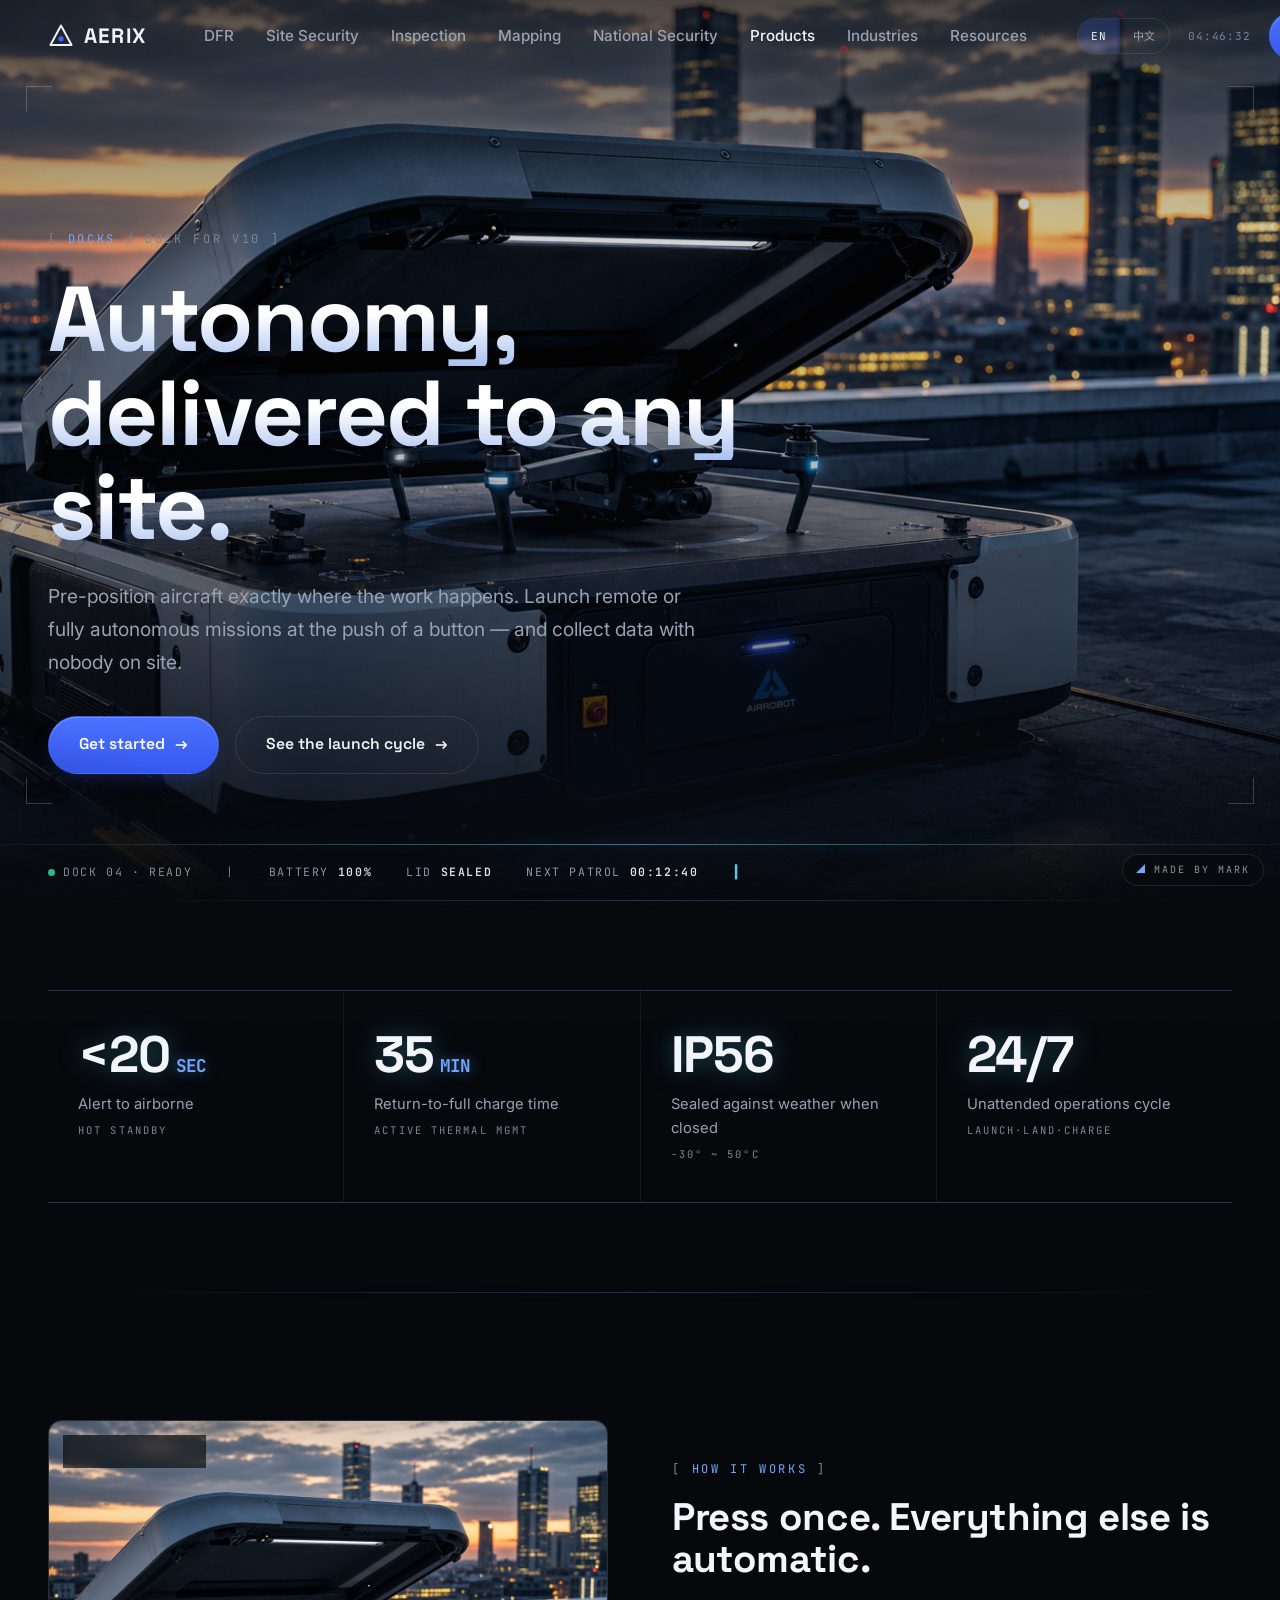
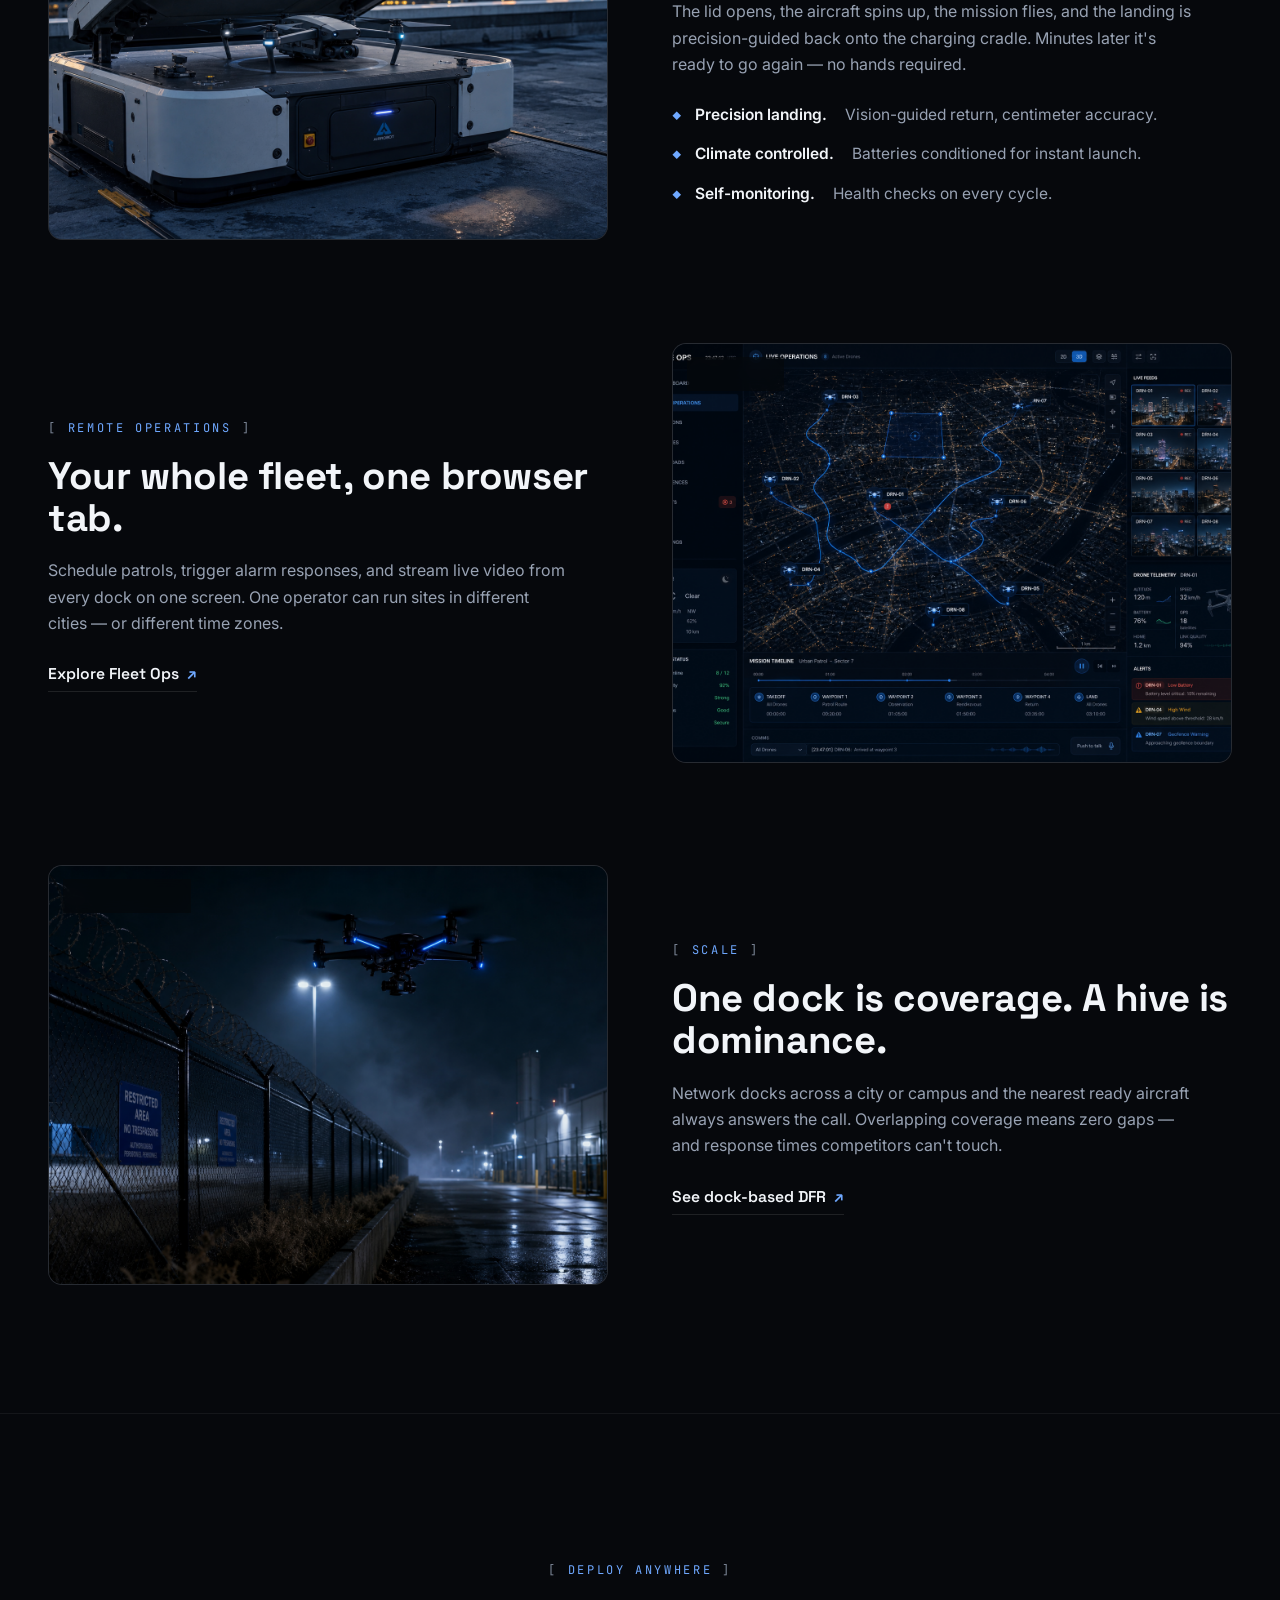
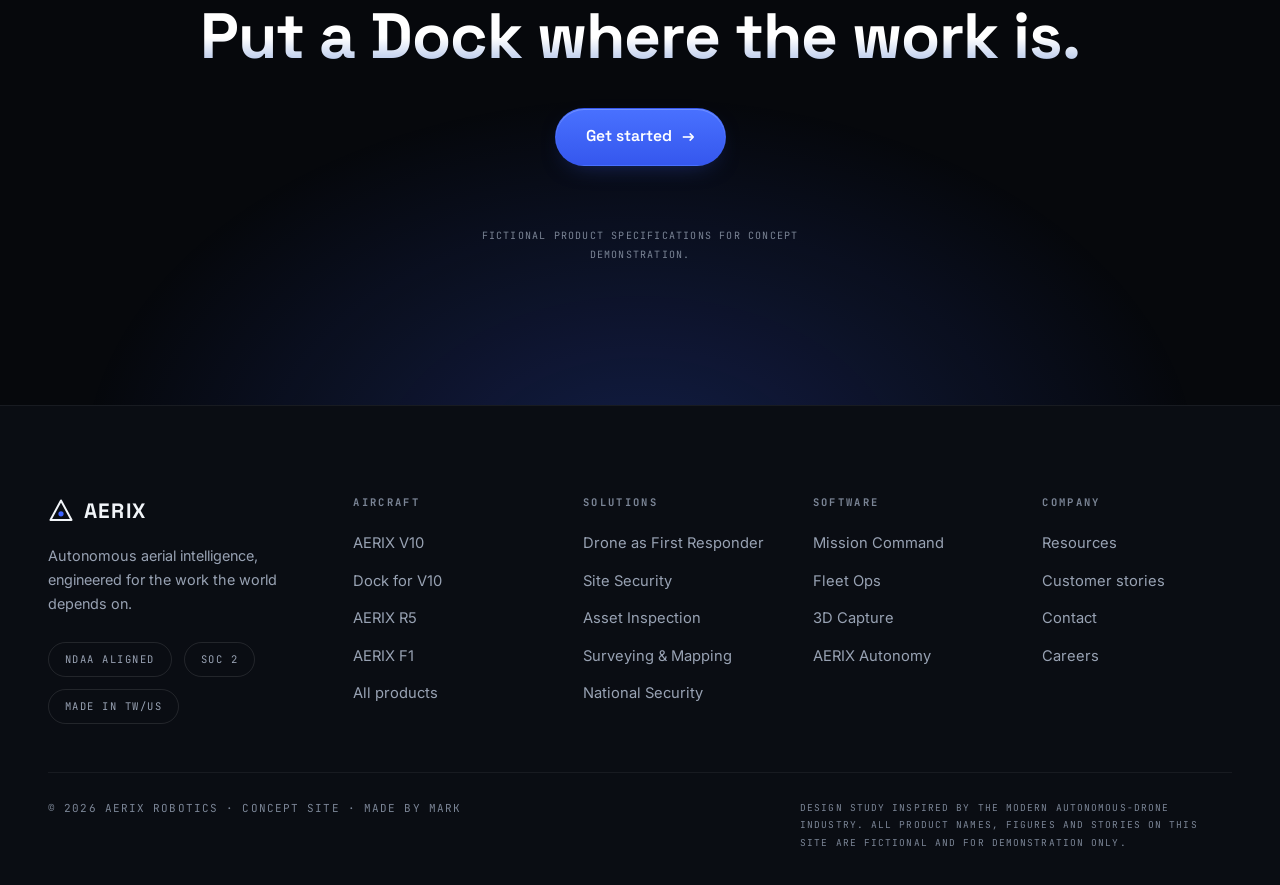
<file: dock.html>
<!DOCTYPE html>
<html lang="en">
<head>
<meta charset="UTF-8">
<meta name="viewport" content="width=device-width, initial-scale=1.0">
<title>Dock for V10 — AERIX</title>
<meta property="og:type" content="website">
<meta property="og:site_name" content="AERIX">
<link rel="canonical" href="https://a0938765923.github.io/aerix-site/dock.html">
<meta property="og:url" content="https://a0938765923.github.io/aerix-site/dock.html">
<meta property="og:title" content="Dock for V10 — AERIX">
<meta property="og:description" content="Weatherproof shelter, fast charging and one-click remote missions. Autonomy for any site.">
<meta property="og:image" content="https://a0938765923.github.io/aerix-site/assets/img/dock-hero.png">
<meta name="twitter:card" content="summary_large_image">
<meta name="twitter:title" content="Dock for V10 — AERIX">
<meta name="twitter:description" content="Weatherproof shelter, fast charging and one-click remote missions. Autonomy for any site.">
<meta name="twitter:image" content="https://a0938765923.github.io/aerix-site/assets/img/dock-hero.png">
<meta name="description" content="Weatherproof shelter, fast charging and one-click remote missions. Autonomy for any site.">
<link rel="icon" href="data:image/svg+xml,%3Csvg xmlns='http://www.w3.org/2000/svg' viewBox='0 0 32 32'%3E%3Cpath d='M16 3 29 27H3L16 3Z' fill='none' stroke='%236FA8FF' stroke-width='2.4'/%3E%3Ccircle cx='16' cy='19.5' r='3.2' fill='%233D63FF'/%3E%3C/svg%3E">
<link rel="preconnect" href="https://fonts.googleapis.com">
<link rel="preconnect" href="https://fonts.gstatic.com" crossorigin>
<link href="https://fonts.googleapis.com/css2?family=Space+Grotesk:wght@500;600;700&family=Inter:wght@400;500;600&family=JetBrains+Mono:wght@400;600&family=Noto+Sans+TC:wght@400;500;700&display=swap" rel="stylesheet">
<link rel="stylesheet" href="assets/css/main.css?v=11">
</head>
<body data-page="products" data-title-zh="Dock 機巢 — AERIX">

<header id="site-header"></header>

<main>

<section class="hero">
  <div class="hero-media">
    <img src="assets/img/dock-hero.png" alt="Dock for V10 opening on a rooftop at dusk" data-fallback>
  </div>
  <div class="hud" aria-hidden="true"><i></i><i></i><i></i><i></i></div>
  <div class="hero-inner">
    <span class="kicker"><span data-zh="機巢">DOCKS</span> <span class="idx" data-zh="/ DOCK 機巢">/ DOCK FOR V10</span></span>
    <h1 class="display" data-zh="把自主能力，部署到任何場域。">Autonomy, delivered to any site.</h1>
    <p class="lede" data-zh="把飛行器預先佈署在工作發生的地方。一鍵啟動遠端或全自主任務——現場一個人都不需要。">Pre-position aircraft exactly where the work happens. Launch remote or fully autonomous missions at the push of a button — and collect data with nobody on site.</p>
    <div class="hero-ctas">
      <a class="btn" href="contact.html" data-zh="立即開始">Get started</a>
      <a class="btn ghost" href="#cycle" data-zh="看起降循環">See the launch cycle</a>
    </div>
  </div>
  <div class="telemetry">
    <div class="telemetry-inner">
      <span><span class="dot"></span><span data-zh="4 號機巢 · 就緒">DOCK 04 · READY</span></span>
      <span class="sep">|</span>
      <span><span data-zh="電量">BATTERY</span> <b>100%</b></span>
      <span><span data-zh="艙蓋">LID</span> <b data-zh="密封">SEALED</b></span>
      <span><span data-zh="下次巡邏">NEXT PATROL</span> <b>00:12:40</b></span>
    </div>
  </div>
</section>

<section class="section tight" id="cycle">
  <div class="wrap reveal">
    <div class="stats-row">
      <div class="stat"><div class="num">&lt;20<small>SEC</small></div><div class="lbl" data-zh="從警報到升空">Alert to airborne</div><div class="lbl-mono" data-zh="熱待命">HOT STANDBY</div></div>
      <div class="stat"><div class="num">35<small>MIN</small></div><div class="lbl" data-zh="返航到滿電的充電時間">Return-to-full charge time</div><div class="lbl-mono" data-zh="主動溫控">ACTIVE THERMAL MGMT</div></div>
      <div class="stat"><div class="num">IP56</div><div class="lbl" data-zh="閉艙時的全天候密封等級">Sealed against weather when closed</div><div class="lbl-mono">-30° ~ 50°C</div></div>
      <div class="stat"><div class="num">24/7</div><div class="lbl" data-zh="無人值守的作業循環">Unattended operations cycle</div><div class="lbl-mono" data-zh="起飛·降落·充電">LAUNCH·LAND·CHARGE</div></div>
    </div>
  </div>
</section>

<section class="section">
  <div class="wrap">
    <div class="split reveal">
      <div class="split-media"><img src="assets/img/dock-hero.png" alt="Dock lid opening sequence" data-fallback><span class="chip" data-zh="起飛程序">LAUNCH SEQUENCE</span></div>
      <div class="split-copy">
        <span class="kicker" data-zh="運作方式">HOW IT WORKS</span>
        <h2 data-zh="按一下。剩下的全自動。">Press once. Everything else is automatic.</h2>
        <p data-zh="艙蓋開啟、旋翼啟動、任務執飛，最後以視覺導引精準降回充電座。幾分鐘後又是滿電待命——全程不需要人。">The lid opens, the aircraft spins up, the mission flies, and the landing is precision-guided back onto the charging cradle. Minutes later it's ready to go again — no hands required.</p>
        <ul class="feature-list">
          <li data-zh='<b>精準降落。</b>視覺導引返航，公分級準度。'><b>Precision landing.</b>&nbsp;Vision-guided return, centimeter accuracy.</li>
          <li data-zh='<b>恆溫控制。</b>電池隨時保持在最佳起飛狀態。'><b>Climate controlled.</b>&nbsp;Batteries conditioned for instant launch.</li>
          <li data-zh='<b>自我監測。</b>每個循環都做健康檢查。'><b>Self-monitoring.</b>&nbsp;Health checks on every cycle.</li>
        </ul>
      </div>
    </div>

    <div class="split rev reveal">
      <div class="split-media"><img src="assets/img/ui-command.png" alt="Remote fleet operations dashboard" data-fallback><span class="chip">FLEET OPS</span></div>
      <div class="split-copy">
        <span class="kicker" data-zh="遠端作業">REMOTE OPERATIONS</span>
        <h2 data-zh="整個機隊，一個瀏覽器分頁。">Your whole fleet, one browser tab.</h2>
        <p data-zh="排程巡邏、觸發警報應變，並在同一個畫面串流每一座機巢的即時影像。一名操作員可以管理不同城市——甚至不同時區的場域。">Schedule patrols, trigger alarm responses, and stream live video from every dock on one screen. One operator can run sites in different cities — or different time zones.</p>
        <a class="link-arrow" href="software.html#remote" data-zh="探索 Fleet Ops">Explore Fleet Ops</a>
      </div>
    </div>

    <div class="split reveal">
      <div class="split-media"><img src="assets/img/sol-security.png" alt="Dock network across a facility" data-fallback><span class="chip" data-zh="蜂巢覆蓋">HIVE COVERAGE</span></div>
      <div class="split-copy">
        <span class="kicker" data-zh="規模化">SCALE</span>
        <h2 data-zh="一座機巢是覆蓋。一群機巢是統治。">One dock is coverage. A hive is dominance.</h2>
        <p data-zh="在城市或園區佈建機巢網絡，最近的待命飛行器永遠第一個應答。覆蓋範圍互相交疊，等於零缺口——以及對手追不上的反應速度。">Network docks across a city or campus and the nearest ready aircraft always answers the call. Overlapping coverage means zero gaps — and response times competitors can't touch.</p>
        <a class="link-arrow" href="dfr.html" data-zh="看機巢型 DFR">See dock-based DFR</a>
      </div>
    </div>
  </div>
</section>

<section class="cta-final">
  <div class="wrap">
    <span class="kicker" data-zh="部署到任何地方">DEPLOY ANYWHERE</span>
    <h2 class="title" data-zh="把機巢放在工作發生的地方。">Put a Dock where the work is.</h2>
    <a class="btn" href="contact.html" data-zh="立即開始">Get started</a>
    <p class="mono-note" data-zh="虛構產品規格，僅供概念展示。">Fictional product specifications for concept demonstration.</p>
  </div>
</section>

</main>

<footer id="site-footer"></footer>
<script src="assets/js/main.js?v=11"></script>
</body>
</html>
</file>
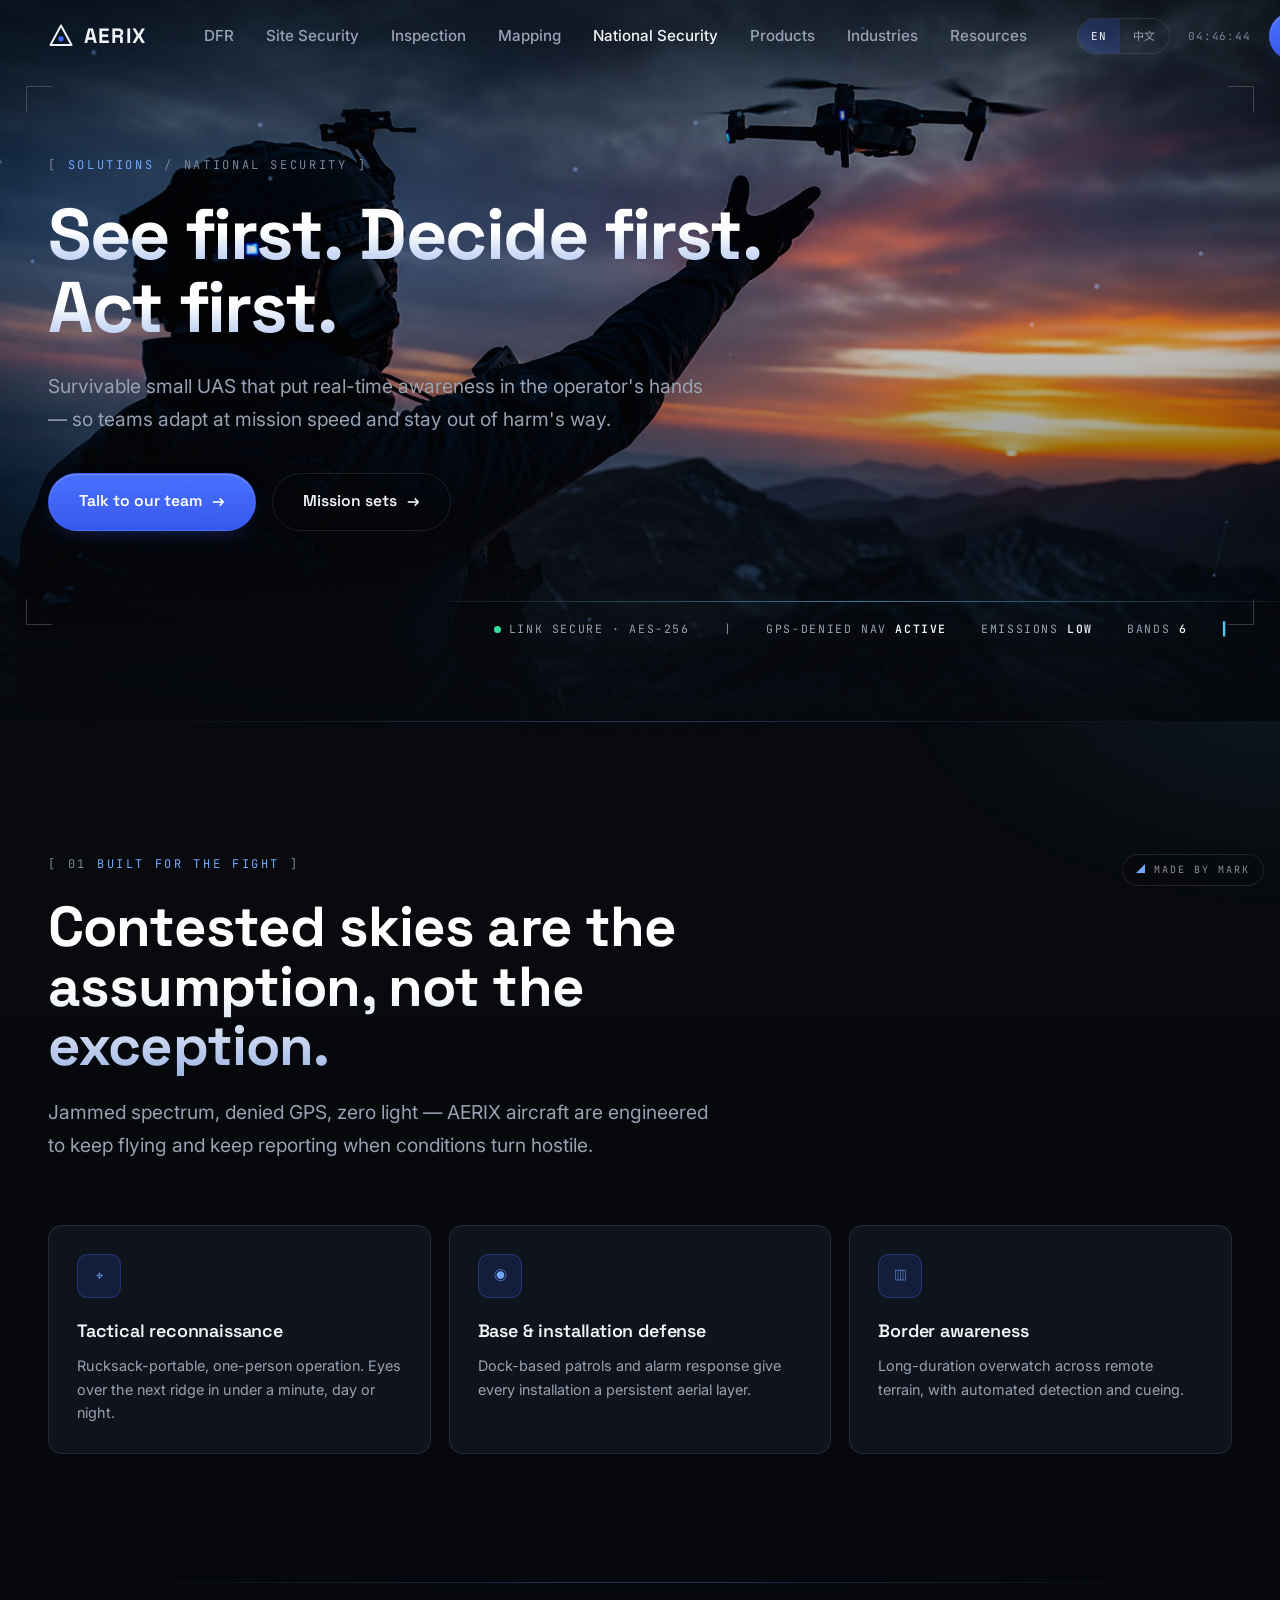
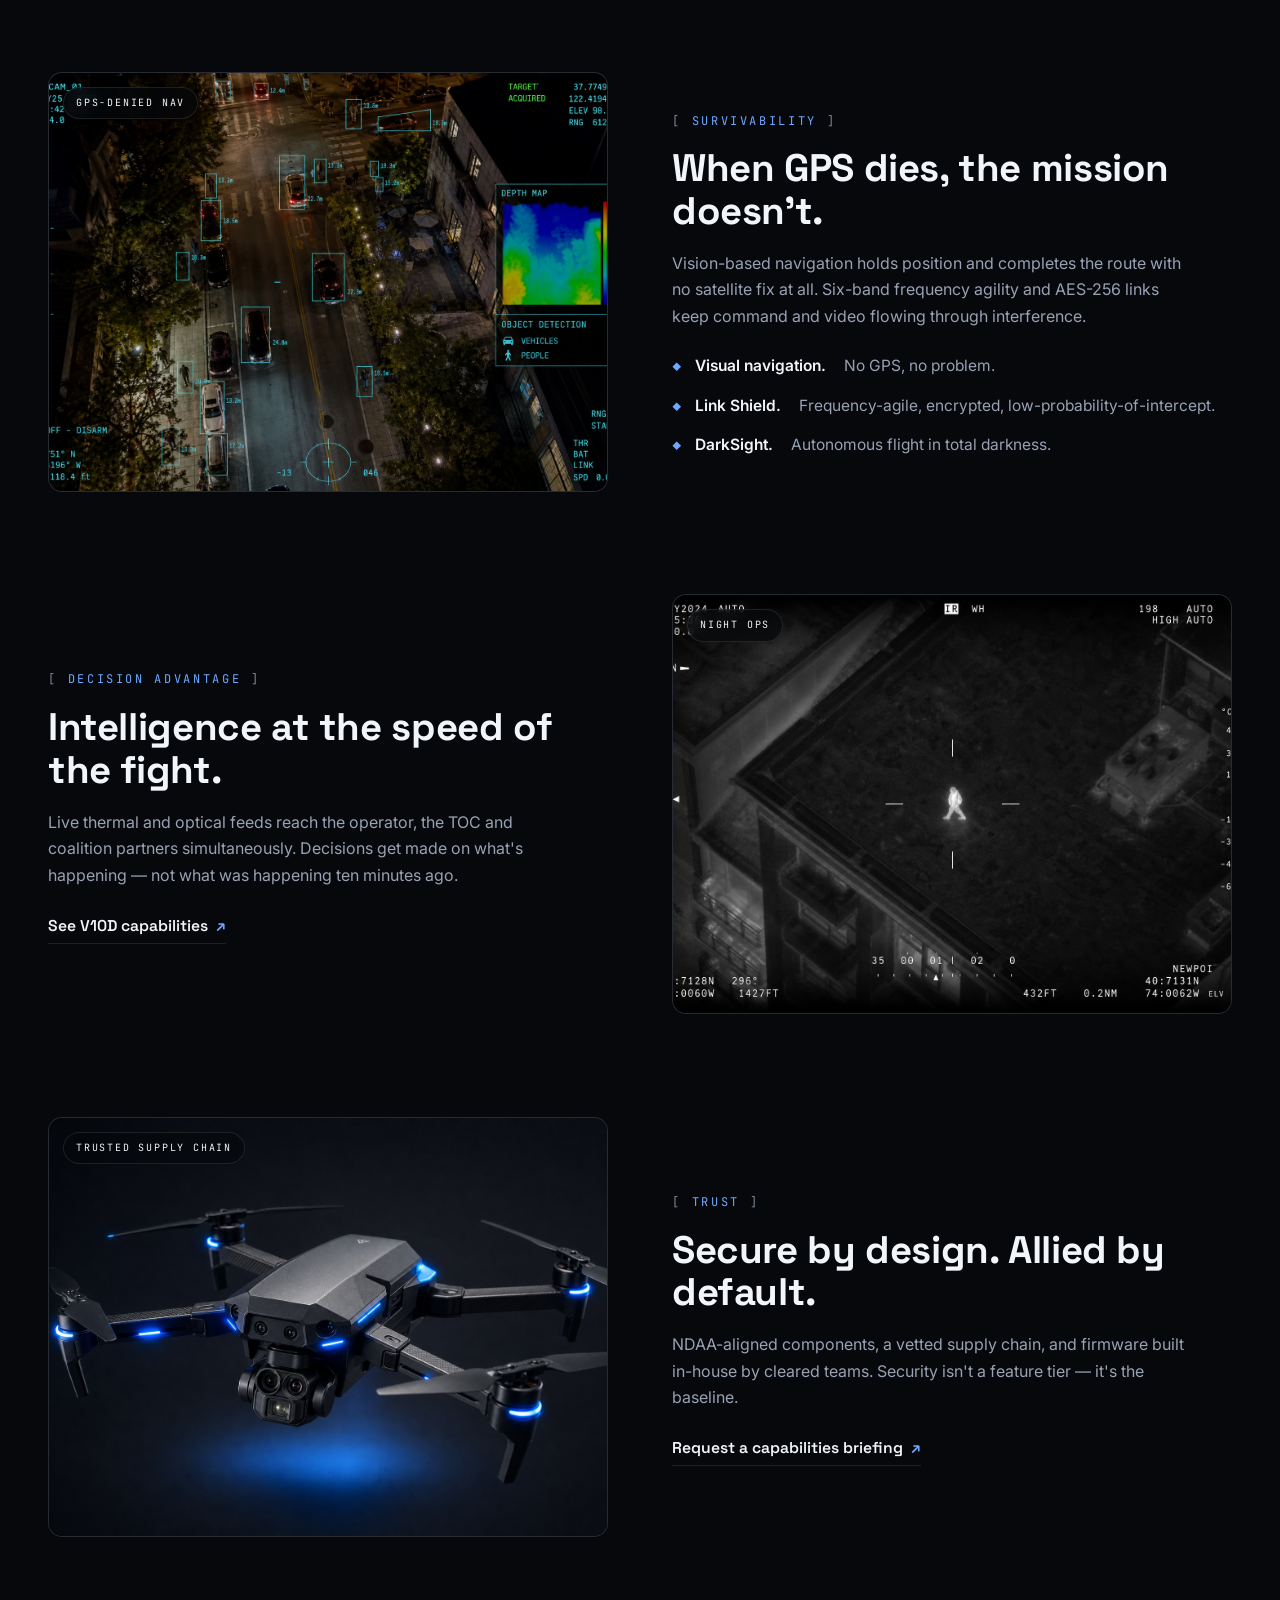
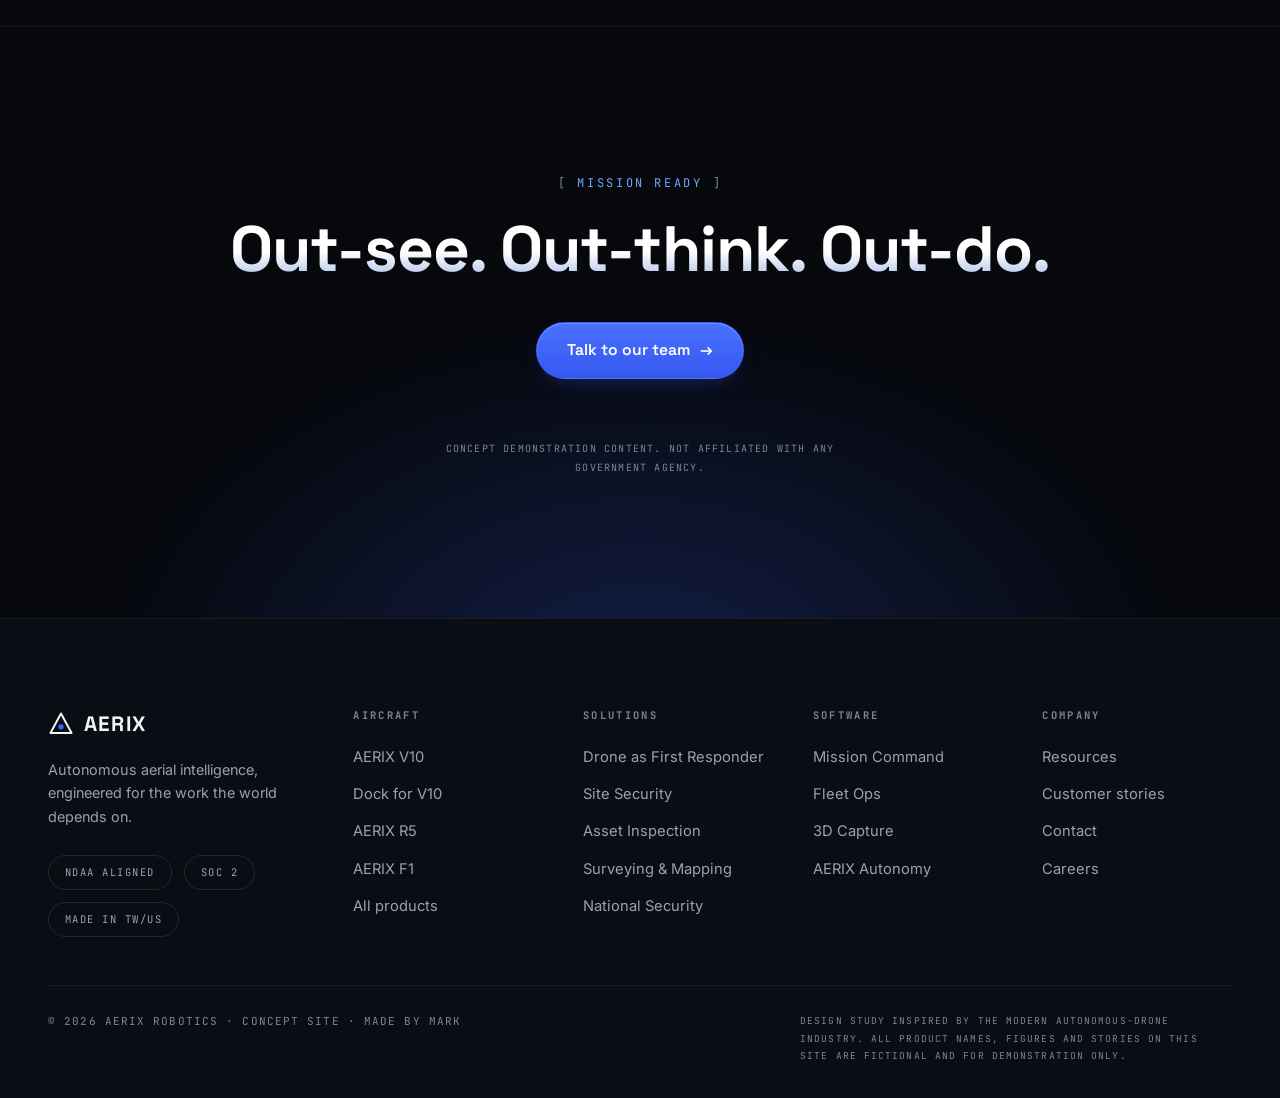
<file: national-security.html>
<!DOCTYPE html>
<html lang="en">
<head>
<meta charset="UTF-8">
<meta name="viewport" content="width=device-width, initial-scale=1.0">
<title>National Security sUAS — AERIX</title>
<meta property="og:type" content="website">
<meta property="og:site_name" content="AERIX">
<link rel="canonical" href="https://a0938765923.github.io/aerix-site/national-security.html">
<meta property="og:url" content="https://a0938765923.github.io/aerix-site/national-security.html">
<meta property="og:title" content="National Security sUAS — AERIX">
<meta property="og:description" content="Survivable small UAS for reconnaissance, base defense and infrastructure protection.">
<meta property="og:image" content="https://a0938765923.github.io/aerix-site/assets/img/sol-natsec.png">
<meta name="twitter:card" content="summary_large_image">
<meta name="twitter:title" content="National Security sUAS — AERIX">
<meta name="twitter:description" content="Survivable small UAS for reconnaissance, base defense and infrastructure protection.">
<meta name="twitter:image" content="https://a0938765923.github.io/aerix-site/assets/img/sol-natsec.png">
<meta name="description" content="Survivable small UAS for reconnaissance, base defense and infrastructure protection.">
<link rel="icon" href="data:image/svg+xml,%3Csvg xmlns='http://www.w3.org/2000/svg' viewBox='0 0 32 32'%3E%3Cpath d='M16 3 29 27H3L16 3Z' fill='none' stroke='%236FA8FF' stroke-width='2.4'/%3E%3Ccircle cx='16' cy='19.5' r='3.2' fill='%233D63FF'/%3E%3C/svg%3E">
<link rel="preconnect" href="https://fonts.googleapis.com">
<link rel="preconnect" href="https://fonts.gstatic.com" crossorigin>
<link href="https://fonts.googleapis.com/css2?family=Space+Grotesk:wght@500;600;700&family=Inter:wght@400;500;600&family=JetBrains+Mono:wght@400;600&family=Noto+Sans+TC:wght@400;500;700&display=swap" rel="stylesheet">
<link rel="stylesheet" href="assets/css/main.css?v=11">
</head>
<body data-page="natsec" data-title-zh="國防安全 sUAS — AERIX">

<header id="site-header"></header>

<main>

<section class="hero page-hero">
  <div class="hero-media">
    <img src="assets/img/sol-natsec.png" alt="Operator hand-launching a tactical drone at dawn" data-fallback>
  </div>
  <div class="hud" aria-hidden="true"><i></i><i></i><i></i><i></i></div>
  <div class="hero-inner">
    <span class="kicker"><span data-zh="解決方案">SOLUTIONS</span> <span class="idx" data-zh="/ 國防安全">/ NATIONAL SECURITY</span></span>
    <h1 class="display" data-zh="先看見。先決策。先行動。">See first. Decide first. Act first.</h1>
    <p class="lede" data-zh="高生存性小型無人機系統，把即時態勢感知交到操作員手上——讓部隊以任務速度應變，遠離危險。">Survivable small UAS that put real-time awareness in the operator's hands — so teams adapt at mission speed and stay out of harm's way.</p>
    <div class="hero-ctas">
      <a class="btn" href="contact.html" data-zh="洽詢團隊">Talk to our team</a>
      <a class="btn ghost" href="#missions" data-zh="任務類型">Mission sets</a>
    </div>
  </div>
  <div class="telemetry">
    <div class="telemetry-inner">
      <span><span class="dot"></span><span data-zh="鏈路加密 · AES-256">LINK SECURE · AES-256</span></span>
      <span class="sep">|</span>
      <span><span data-zh="GPS 拒止導航">GPS-DENIED NAV</span> <b data-zh="啟用">ACTIVE</b></span>
      <span><span data-zh="電磁跡訊">EMISSIONS</span> <b data-zh="低">LOW</b></span>
      <span><span data-zh="頻段">BANDS</span> <b>6</b></span>
    </div>
  </div>
</section>

<section class="section" id="missions">
  <div class="wrap">
    <div class="section-head reveal">
      <span class="kicker"><span class="idx">01</span> <span data-zh="為戰場而生">BUILT FOR THE FIGHT</span></span>
      <h2 class="title" data-zh="爭奪中的空域是常態，不是例外。">Contested skies are the assumption, not the exception.</h2>
      <p class="lede" data-zh="頻譜干擾、GPS 拒止、零光源——AERIX 飛行器就是為了在環境轉為敵對時，仍持續飛行、持續回報而設計。">Jammed spectrum, denied GPS, zero light — AERIX aircraft are engineered to keep flying and keep reporting when conditions turn hostile.</p>
    </div>

    <div class="grid-3">
      <div class="mini-card reveal">
        <div class="ic">⌖</div>
        <h3 data-zh="戰術偵察">Tactical reconnaissance</h3>
        <p data-zh="單兵背負、一人操作。一分鐘內看到稜線之外，日夜皆然。">Rucksack-portable, one-person operation. Eyes over the next ridge in under a minute, day or night.</p>
      </div>
      <div class="mini-card reveal d1">
        <div class="ic">◉</div>
        <h3 data-zh="基地與設施防衛">Base &amp; installation defense</h3>
        <p data-zh="機巢巡邏與警報應變，為每個基地加上常駐的空中防線。">Dock-based patrols and alarm response give every installation a persistent aerial layer.</p>
      </div>
      <div class="mini-card reveal d2">
        <div class="ic">▥</div>
        <h3 data-zh="邊境態勢">Border awareness</h3>
        <p data-zh="偏遠地形的長時監視，自動偵測、自動示警。">Long-duration overwatch across remote terrain, with automated detection and cueing.</p>
      </div>
    </div>
  </div>
</section>

<section class="section tight">
  <div class="wrap">
    <div class="split reveal">
      <div class="split-media"><img src="assets/img/autonomy-vision.png" alt="GPS-denied navigation visualization" data-fallback><span class="chip" data-zh="GPS 拒止導航">GPS-DENIED NAV</span></div>
      <div class="split-copy">
        <span class="kicker" data-zh="生存性">SURVIVABILITY</span>
        <h2 data-zh="GPS 斷了，任務不斷。">When GPS dies, the mission doesn't.</h2>
        <p data-zh="純視覺導航在完全沒有衛星定位的情況下維持定位、完成航線。六頻段跳頻與 AES-256 加密鏈路，讓指揮與影像穿透干擾持續傳遞。">Vision-based navigation holds position and completes the route with no satellite fix at all. Six-band frequency agility and AES-256 links keep command and video flowing through interference.</p>
        <ul class="feature-list">
          <li data-zh='<b>視覺導航。</b>沒有 GPS，照樣飛。'><b>Visual navigation.</b>&nbsp;No GPS, no problem.</li>
          <li data-zh='<b>Link Shield。</b>頻率捷變、全程加密、低截獲率。'><b>Link Shield.</b>&nbsp;Frequency-agile, encrypted, low-probability-of-intercept.</li>
          <li data-zh='<b>DarkSight。</b>全黑環境自主飛行。'><b>DarkSight.</b>&nbsp;Autonomous flight in total darkness.</li>
        </ul>
      </div>
    </div>

    <div class="split rev reveal">
      <div class="split-media"><img src="assets/img/night-ops.png" alt="Night reconnaissance thermal view" data-fallback><span class="chip" data-zh="夜間作戰">NIGHT OPS</span></div>
      <div class="split-copy">
        <span class="kicker" data-zh="決策優勢">DECISION ADVANTAGE</span>
        <h2 data-zh="以戰鬥的速度傳遞情報。">Intelligence at the speed of the fight.</h2>
        <p data-zh="熱像與光學即時影像同步送達操作員、戰術指揮中心與盟軍夥伴。決策依據的是「正在發生」的事——不是十分鐘前的事。">Live thermal and optical feeds reach the operator, the TOC and coalition partners simultaneously. Decisions get made on what's happening — not what was happening ten minutes ago.</p>
        <a class="link-arrow" href="v10.html" data-zh="看 V10D 能力">See V10D capabilities</a>
      </div>
    </div>

    <div class="split reveal">
      <div class="split-media"><img src="assets/img/v10-hero.png" alt="V10D defense configuration" data-fallback><span class="chip" data-zh="可信供應鏈">TRUSTED SUPPLY CHAIN</span></div>
      <div class="split-copy">
        <span class="kicker" data-zh="信任">TRUST</span>
        <h2 data-zh="安全是設計出來的，盟友是預設值。">Secure by design. Allied by default.</h2>
        <p data-zh="NDAA 對齊的元件、經審核的供應鏈、由持有安全許可的自家團隊撰寫的韌體。安全不是加購方案——是出廠標配。">NDAA-aligned components, a vetted supply chain, and firmware built in-house by cleared teams. Security isn't a feature tier — it's the baseline.</p>
        <a class="link-arrow" href="contact.html" data-zh="申請能力簡報">Request a capabilities briefing</a>
      </div>
    </div>
  </div>
</section>

<section class="cta-final">
  <div class="wrap">
    <span class="kicker" data-zh="任務就緒">MISSION READY</span>
    <h2 class="title" data-zh="看得更遠。想得更快。做得更好。">Out-see. Out-think. Out-do.</h2>
    <a class="btn" href="contact.html" data-zh="洽詢團隊">Talk to our team</a>
    <p class="mono-note" data-zh="概念展示內容。與任何政府機關皆無關聯。">Concept demonstration content. Not affiliated with any government agency.</p>
  </div>
</section>

</main>

<footer id="site-footer"></footer>
<script src="assets/js/main.js?v=11"></script>
</body>
</html>
</file>
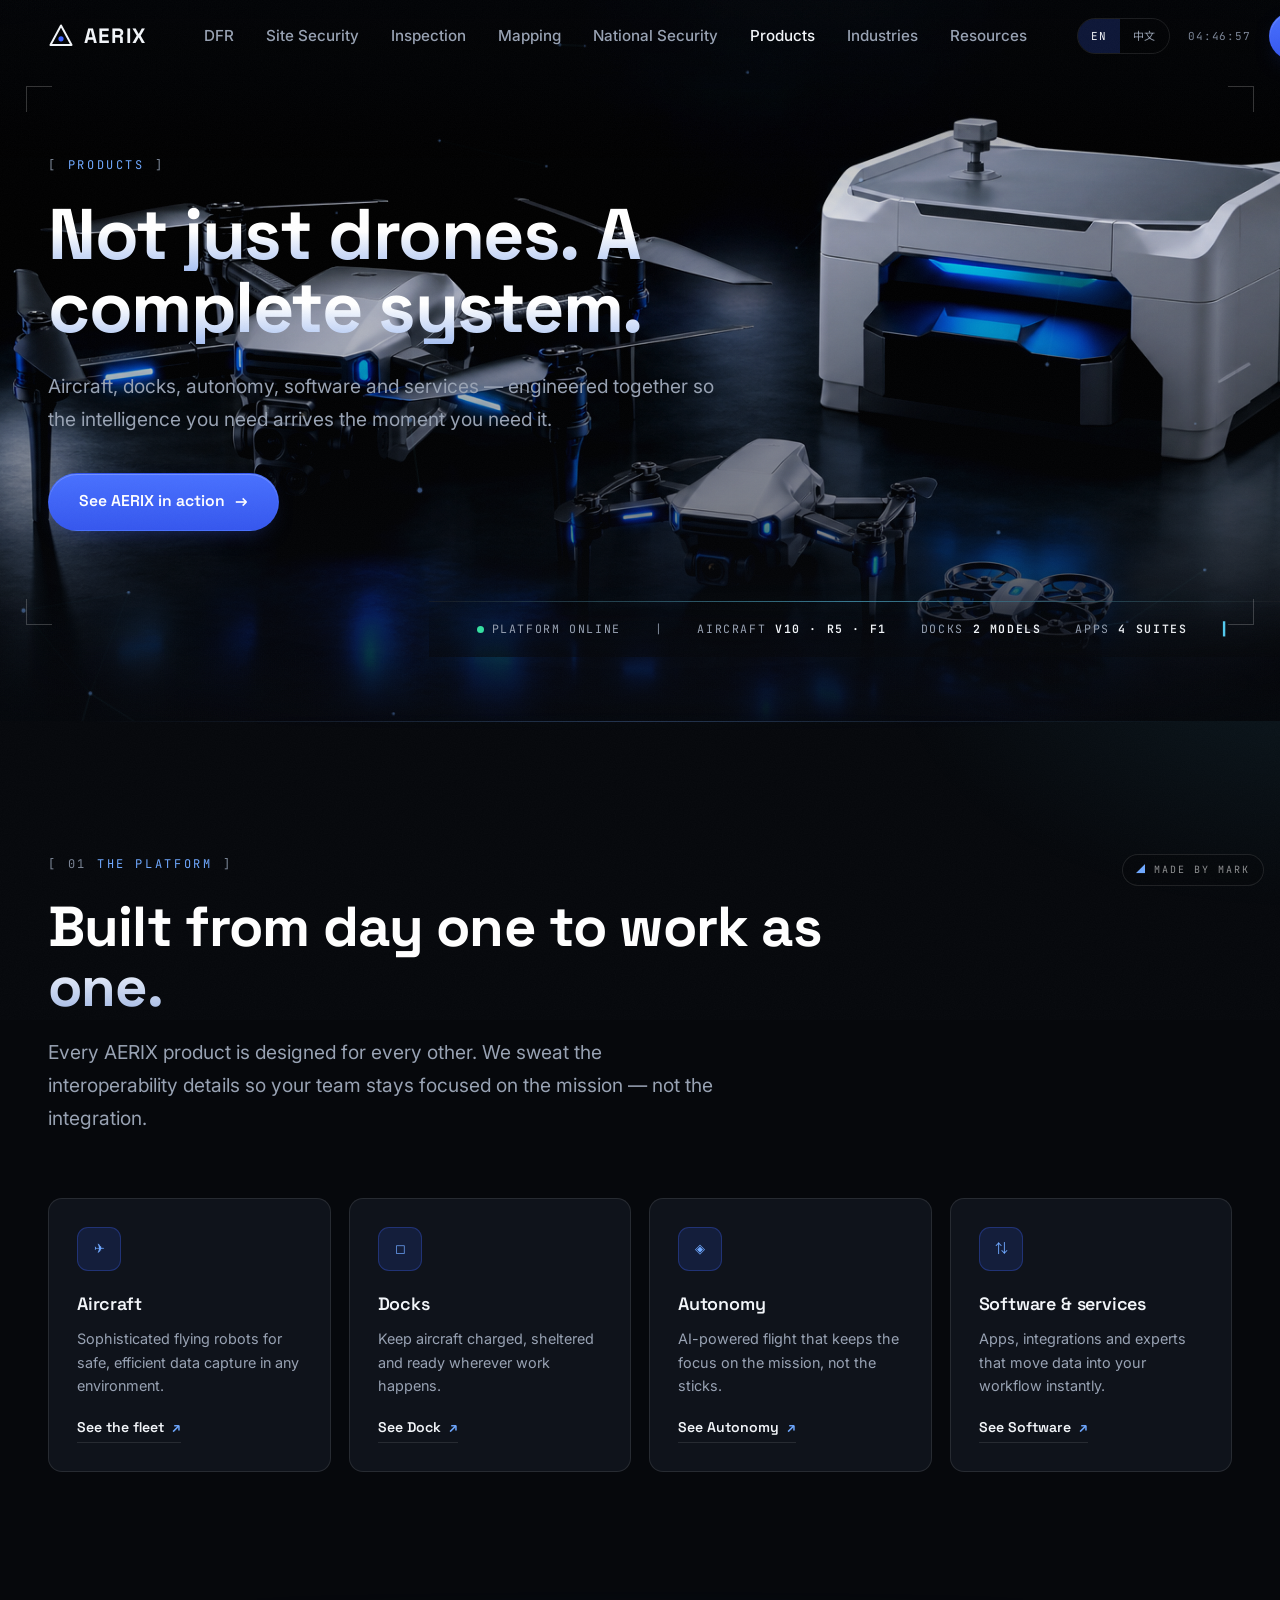
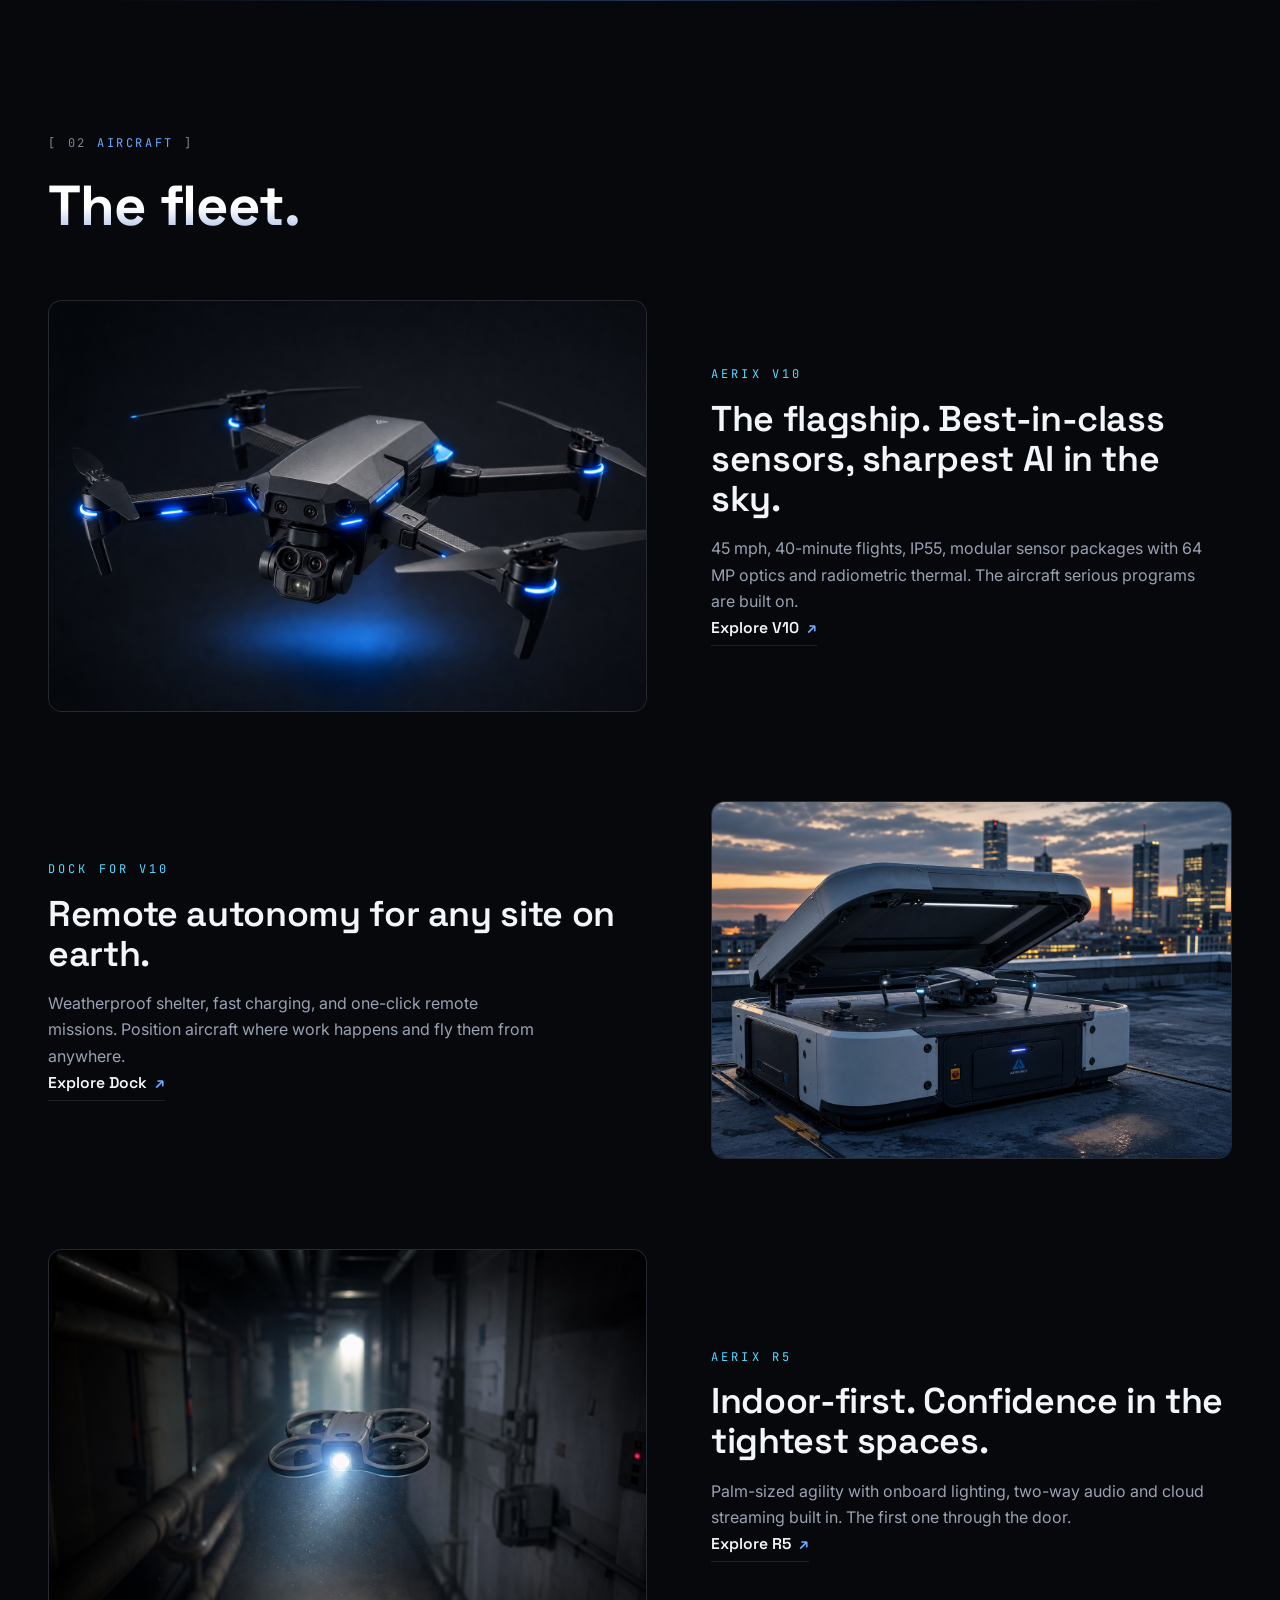
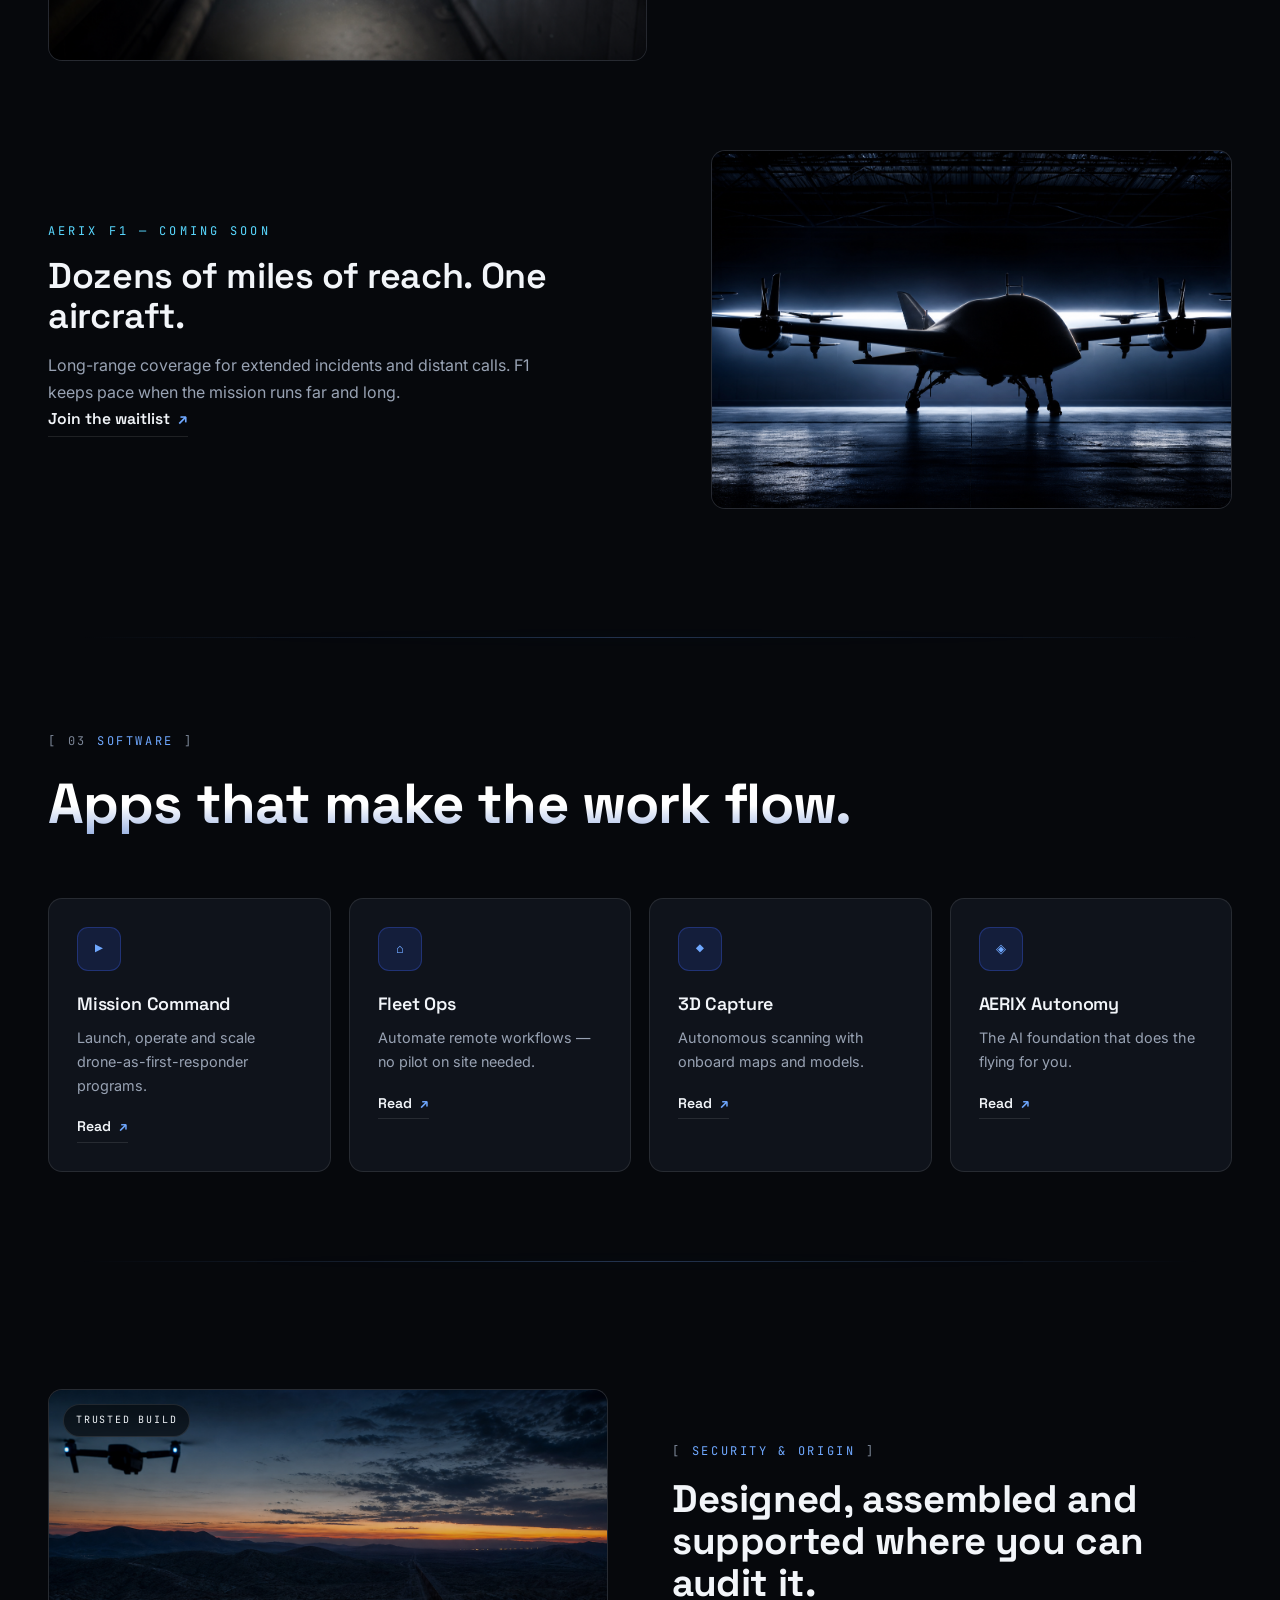
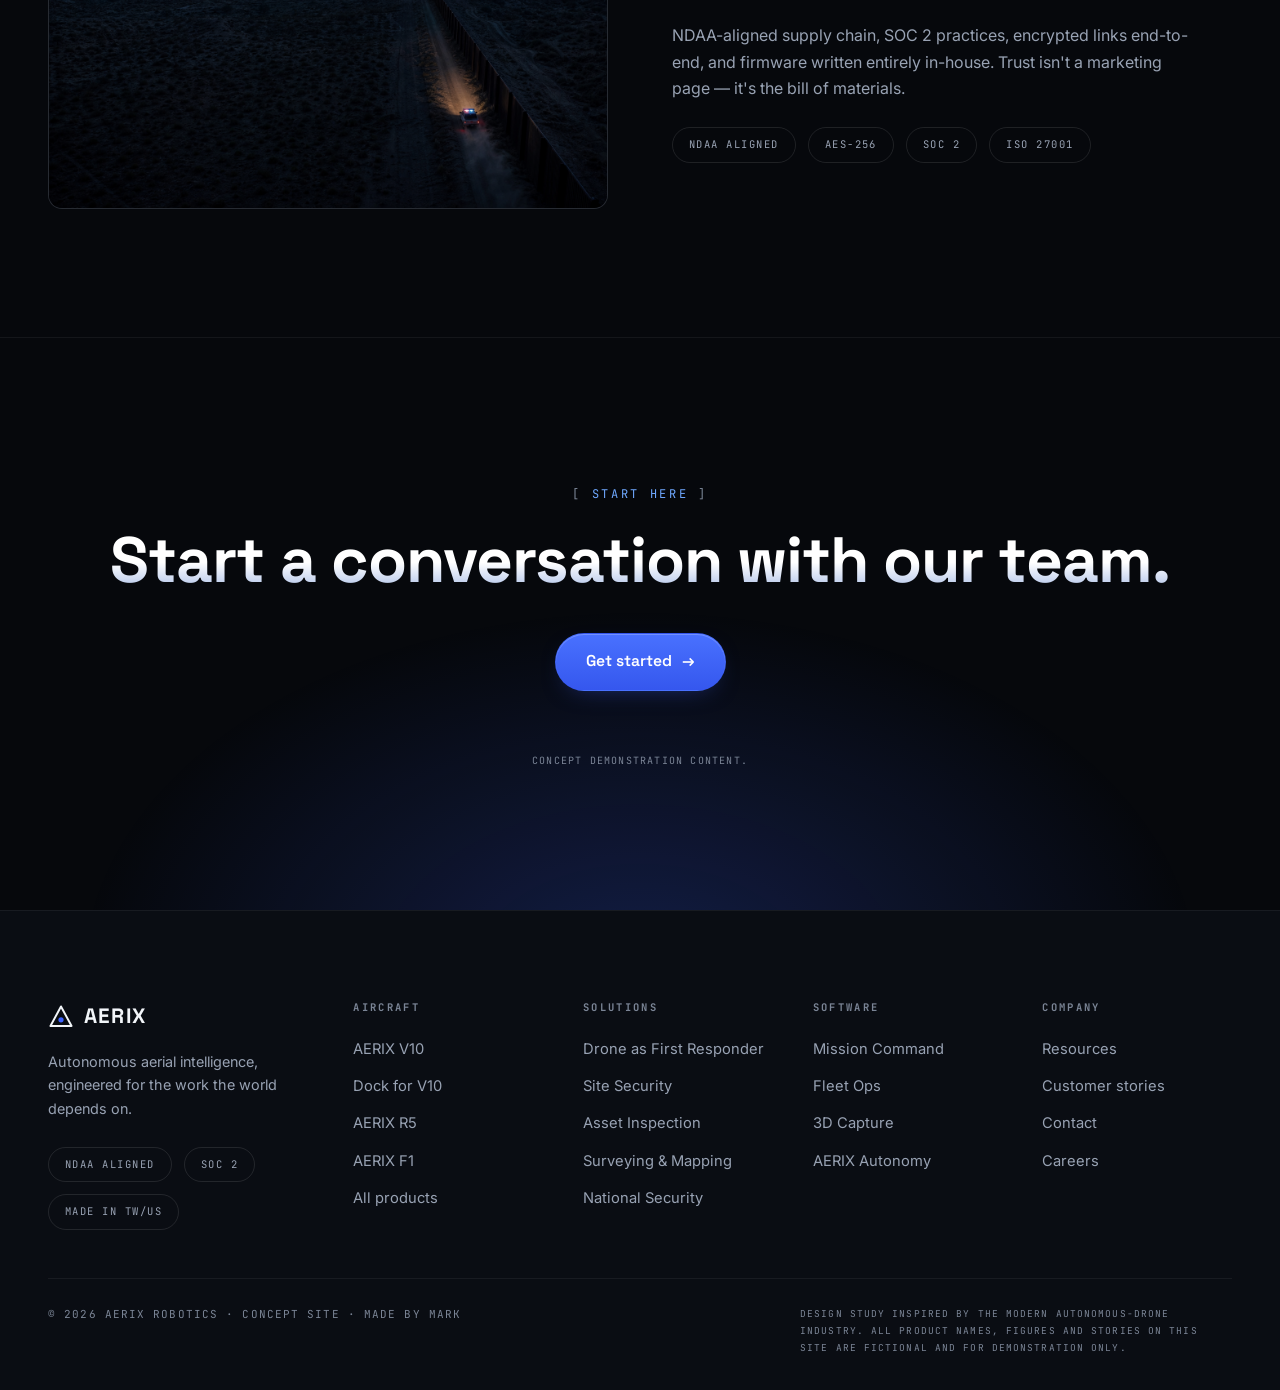
<file: products.html>
<!DOCTYPE html>
<html lang="en">
<head>
<meta charset="UTF-8">
<meta name="viewport" content="width=device-width, initial-scale=1.0">
<title>Products — AERIX</title>
<meta property="og:type" content="website">
<meta property="og:site_name" content="AERIX">
<link rel="canonical" href="https://a0938765923.github.io/aerix-site/products.html">
<meta property="og:url" content="https://a0938765923.github.io/aerix-site/products.html">
<meta property="og:title" content="Products — AERIX">
<meta property="og:description" content="Aircraft, docks, autonomy, software and services — one integrated platform.">
<meta property="og:image" content="https://a0938765923.github.io/aerix-site/assets/img/hero-products.png">
<meta name="twitter:card" content="summary_large_image">
<meta name="twitter:title" content="Products — AERIX">
<meta name="twitter:description" content="Aircraft, docks, autonomy, software and services — one integrated platform.">
<meta name="twitter:image" content="https://a0938765923.github.io/aerix-site/assets/img/hero-products.png">
<meta name="description" content="Aircraft, docks, autonomy, software and services — one integrated platform.">
<link rel="icon" href="data:image/svg+xml,%3Csvg xmlns='http://www.w3.org/2000/svg' viewBox='0 0 32 32'%3E%3Cpath d='M16 3 29 27H3L16 3Z' fill='none' stroke='%236FA8FF' stroke-width='2.4'/%3E%3Ccircle cx='16' cy='19.5' r='3.2' fill='%233D63FF'/%3E%3C/svg%3E">
<link rel="preconnect" href="https://fonts.googleapis.com">
<link rel="preconnect" href="https://fonts.gstatic.com" crossorigin>
<link href="https://fonts.googleapis.com/css2?family=Space+Grotesk:wght@500;600;700&family=Inter:wght@400;500;600&family=JetBrains+Mono:wght@400;600&family=Noto+Sans+TC:wght@400;500;700&display=swap" rel="stylesheet">
<link rel="stylesheet" href="assets/css/main.css?v=11">
</head>
<body data-page="products" data-title-zh="產品 — AERIX">

<header id="site-header"></header>

<main>

<section class="hero page-hero">
  <div class="hero-media">
    <img src="assets/img/hero-products.png" alt="The AERIX product family" data-fallback>
  </div>
  <div class="hud" aria-hidden="true"><i></i><i></i><i></i><i></i></div>
  <div class="hero-inner">
    <span class="kicker" data-zh="產品">PRODUCTS</span>
    <h1 class="display" data-zh="不只是無人機。是一整套系統。">Not just drones. A complete system.</h1>
    <p class="lede" data-zh="飛行器、機巢、自主系統、軟體與服務——一體化設計，讓你需要的情報在需要的那一刻抵達。">Aircraft, docks, autonomy, software and services — engineered together so the intelligence you need arrives the moment you need it.</p>
    <div class="hero-ctas">
      <a class="btn" href="contact.html" data-zh="看 AERIX 實戰">See AERIX in action</a>
    </div>
  </div>
  <div class="telemetry">
    <div class="telemetry-inner">
      <span><span class="dot"></span><span data-zh="平台上線">PLATFORM ONLINE</span></span>
      <span class="sep">|</span>
      <span><span data-zh="飛行器">AIRCRAFT</span> <b>V10 · R5 · F1</b></span>
      <span><span data-zh="機巢">DOCKS</span> <b data-zh="2 款">2 MODELS</b></span>
      <span><span data-zh="應用軟體">APPS</span> <b data-zh="4 套">4 SUITES</b></span>
    </div>
  </div>
</section>

<!-- PILLARS -->
<section class="section">
  <div class="wrap">
    <div class="section-head reveal">
      <span class="kicker"><span class="idx">01</span> <span data-zh="平台">THE PLATFORM</span></span>
      <h2 class="title" data-zh="從第一天就為彼此而生。">Built from day one to work as one.</h2>
      <p class="lede" data-zh="每一件 AERIX 產品都為其他產品而設計。互通細節我們處理，你的團隊只需專注任務本身。">Every AERIX product is designed for every other. We sweat the interoperability details so your team stays focused on the mission — not the integration.</p>
    </div>
    <div class="grid-4">
      <div class="mini-card reveal"><div class="ic">✈</div><h3 data-zh="飛行器">Aircraft</h3><p data-zh="精密飛行機器人，在任何環境安全高效蒐集數據。">Sophisticated flying robots for safe, efficient data capture in any environment.</p><a class="link-arrow" href="#fleet" data-zh="看機隊">See the fleet</a></div>
      <div class="mini-card reveal d1"><div class="ic">◻</div><h3 data-zh="機巢">Docks</h3><p data-zh="讓飛行器在工作現場隨時滿電、遮風避雨、蓄勢待發。">Keep aircraft charged, sheltered and ready wherever work happens.</p><a class="link-arrow" href="dock.html" data-zh="看 Dock">See Dock</a></div>
      <div class="mini-card reveal d2"><div class="ic">◈</div><h3 data-zh="自主系統">Autonomy</h3><p data-zh="AI 駕駛的飛行，讓注意力留在任務，不是搖桿。">AI-powered flight that keeps the focus on the mission, not the sticks.</p><a class="link-arrow" href="software.html#autonomy" data-zh="看自主系統">See Autonomy</a></div>
      <div class="mini-card reveal d3"><div class="ic">⇅</div><h3 data-zh="軟體與服務">Software &amp; services</h3><p data-zh="應用、整合與專家，把數據即刻送進你的工作流程。">Apps, integrations and experts that move data into your workflow instantly.</p><a class="link-arrow" href="software.html" data-zh="看軟體">See Software</a></div>
    </div>
  </div>
</section>

<!-- FLEET -->
<section class="section" id="fleet">
  <div class="wrap">
    <div class="section-head reveal">
      <span class="kicker"><span class="idx">02</span> <span data-zh="飛行器">AIRCRAFT</span></span>
      <h2 class="title" data-zh="機隊陣容。">The fleet.</h2>
    </div>

    <div class="family">
      <div class="family-item reveal">
        <div class="family-media"><img src="assets/img/v10-hero.png" alt="AERIX V10" data-fallback></div>
        <div class="family-copy">
          <span class="product-name">AERIX V10</span>
          <h3 data-zh="旗艦。同級最強感測器，天空最鋭利的 AI。">The flagship. Best-in-class sensors, sharpest AI in the sky.</h3>
          <p data-zh="時速 72 公里、40 分鐘航時、IP55 防護，模組化感測器搭載 64 MP 光學與輻射熱像。認真的無人機計畫，都建立在這台飛行器上。">45 mph, 40-minute flights, IP55, modular sensor packages with 64 MP optics and radiometric thermal. The aircraft serious programs are built on.</p>
          <a class="link-arrow" href="v10.html" data-zh="探索 V10">Explore V10</a>
        </div>
      </div>

      <div class="family-item reveal">
        <div class="family-media"><img src="assets/img/dock-hero.png" alt="Dock for V10" data-fallback></div>
        <div class="family-copy">
          <span class="product-name" data-zh="DOCK 機巢">Dock for V10</span>
          <h3 data-zh="地表任何場域的遠端自主能力。">Remote autonomy for any site on earth.</h3>
          <p data-zh="全天候防護艙、快速充電、一鍵遠端任務。把飛行器部署在工作發生的地方，人在任何地方都能飛。">Weatherproof shelter, fast charging, and one-click remote missions. Position aircraft where work happens and fly them from anywhere.</p>
          <a class="link-arrow" href="dock.html" data-zh="探索 Dock">Explore Dock</a>
        </div>
      </div>

      <div class="family-item reveal">
        <div class="family-media"><img src="assets/img/r5-hero.png" alt="AERIX R5" data-fallback></div>
        <div class="family-copy">
          <span class="product-name">AERIX R5</span>
          <h3 data-zh="室內優先。最窄的空間也有十足把握。">Indoor-first. Confidence in the tightest spaces.</h3>
          <p data-zh="掌上尺寸的靈活度，內建照明、雙向對講與雲端串流。永遠是第一個進門的。">Palm-sized agility with onboard lighting, two-way audio and cloud streaming built in. The first one through the door.</p>
          <a class="link-arrow" href="r5.html" data-zh="探索 R5">Explore R5</a>
        </div>
      </div>

      <div class="family-item reveal" id="f1">
        <div class="family-media"><img src="assets/img/f1-teaser.png" alt="AERIX F1 silhouette" data-fallback></div>
        <div class="family-copy">
          <span class="product-name" data-zh="AERIX F1 — 即將登場">AERIX F1 — COMING SOON</span>
          <h3 data-zh="數十公里的航程。一台飛行器。">Dozens of miles of reach. One aircraft.</h3>
          <p data-zh="為長程事件與遠距任務而生的長航時覆蓋。任務跑得再遠再久，F1 都跟得上。">Long-range coverage for extended incidents and distant calls. F1 keeps pace when the mission runs far and long.</p>
          <a class="link-arrow" href="contact.html" data-zh="加入等候名單">Join the waitlist</a>
        </div>
      </div>
    </div>
  </div>
</section>

<!-- SOFTWARE STRIP -->
<section class="section tight">
  <div class="wrap">
    <div class="section-head reveal">
      <span class="kicker"><span class="idx">03</span> <span data-zh="軟體">SOFTWARE</span></span>
      <h2 class="title" data-zh="讓工作自己流動的應用程式。">Apps that make the work flow.</h2>
    </div>
    <div class="grid-4">
      <a class="mini-card reveal" href="software.html"><div class="ic">▶</div><h3>Mission Command</h3><p data-zh="啟動、營運並擴大你的無人機先遣應變計畫。">Launch, operate and scale drone-as-first-responder programs.</p><span class="link-arrow" data-zh="閱讀">Read</span></a>
      <a class="mini-card reveal d1" href="software.html#remote"><div class="ic">⌂</div><h3>Fleet Ops</h3><p data-zh="遠端自動化你的工作流程——現場不需飛手。">Automate remote workflows — no pilot on site needed.</p><span class="link-arrow" data-zh="閱讀">Read</span></a>
      <a class="mini-card reveal d2" href="software.html#scan"><div class="ic">◆</div><h3>3D Capture</h3><p data-zh="自主掃描，機上即時產出地圖與模型。">Autonomous scanning with onboard maps and models.</p><span class="link-arrow" data-zh="閱讀">Read</span></a>
      <a class="mini-card reveal d3" href="software.html#autonomy"><div class="ic">◈</div><h3>AERIX Autonomy</h3><p data-zh="替你飛行的 AI 基座。">The AI foundation that does the flying for you.</p><span class="link-arrow" data-zh="閱讀">Read</span></a>
    </div>
  </div>
</section>

<!-- TRUST -->
<section class="section">
  <div class="wrap">
    <div class="split reveal">
      <div class="split-media"><img src="assets/img/story-3.png" alt="Assembly and quality control" data-fallback><span class="chip" data-zh="可信製造">TRUSTED BUILD</span></div>
      <div class="split-copy">
        <span class="kicker" data-zh="安全與來源">SECURITY &amp; ORIGIN</span>
        <h2 data-zh="設計、組裝與支援，全程可稽核。">Designed, assembled and supported where you can audit it.</h2>
        <p data-zh="NDAA 對齊的供應鏈、SOC 2 管理實務、端對端加密鏈路、完全自研的韌體。「信任」不是行銷頁面——是物料清單。">NDAA-aligned supply chain, SOC 2 practices, encrypted links end-to-end, and firmware written entirely in-house. Trust isn't a marketing page — it's the bill of materials.</p>
        <div class="badge-row">
          <span class="badge" data-zh="NDAA 對齊">NDAA aligned</span>
          <span class="badge">AES-256</span>
          <span class="badge">SOC 2</span>
          <span class="badge">ISO 27001</span>
        </div>
      </div>
    </div>
  </div>
</section>

<section class="cta-final">
  <div class="wrap">
    <span class="kicker" data-zh="從這裡開始">START HERE</span>
    <h2 class="title" data-zh="和我們的團隊聊聊。">Start a conversation with our team.</h2>
    <a class="btn" href="contact.html" data-zh="立即開始">Get started</a>
    <p class="mono-note" data-zh="概念展示內容。">Concept demonstration content.</p>
  </div>
</section>

</main>

<footer id="site-footer"></footer>
<script src="assets/js/main.js?v=11"></script>
</body>
</html>
</file>
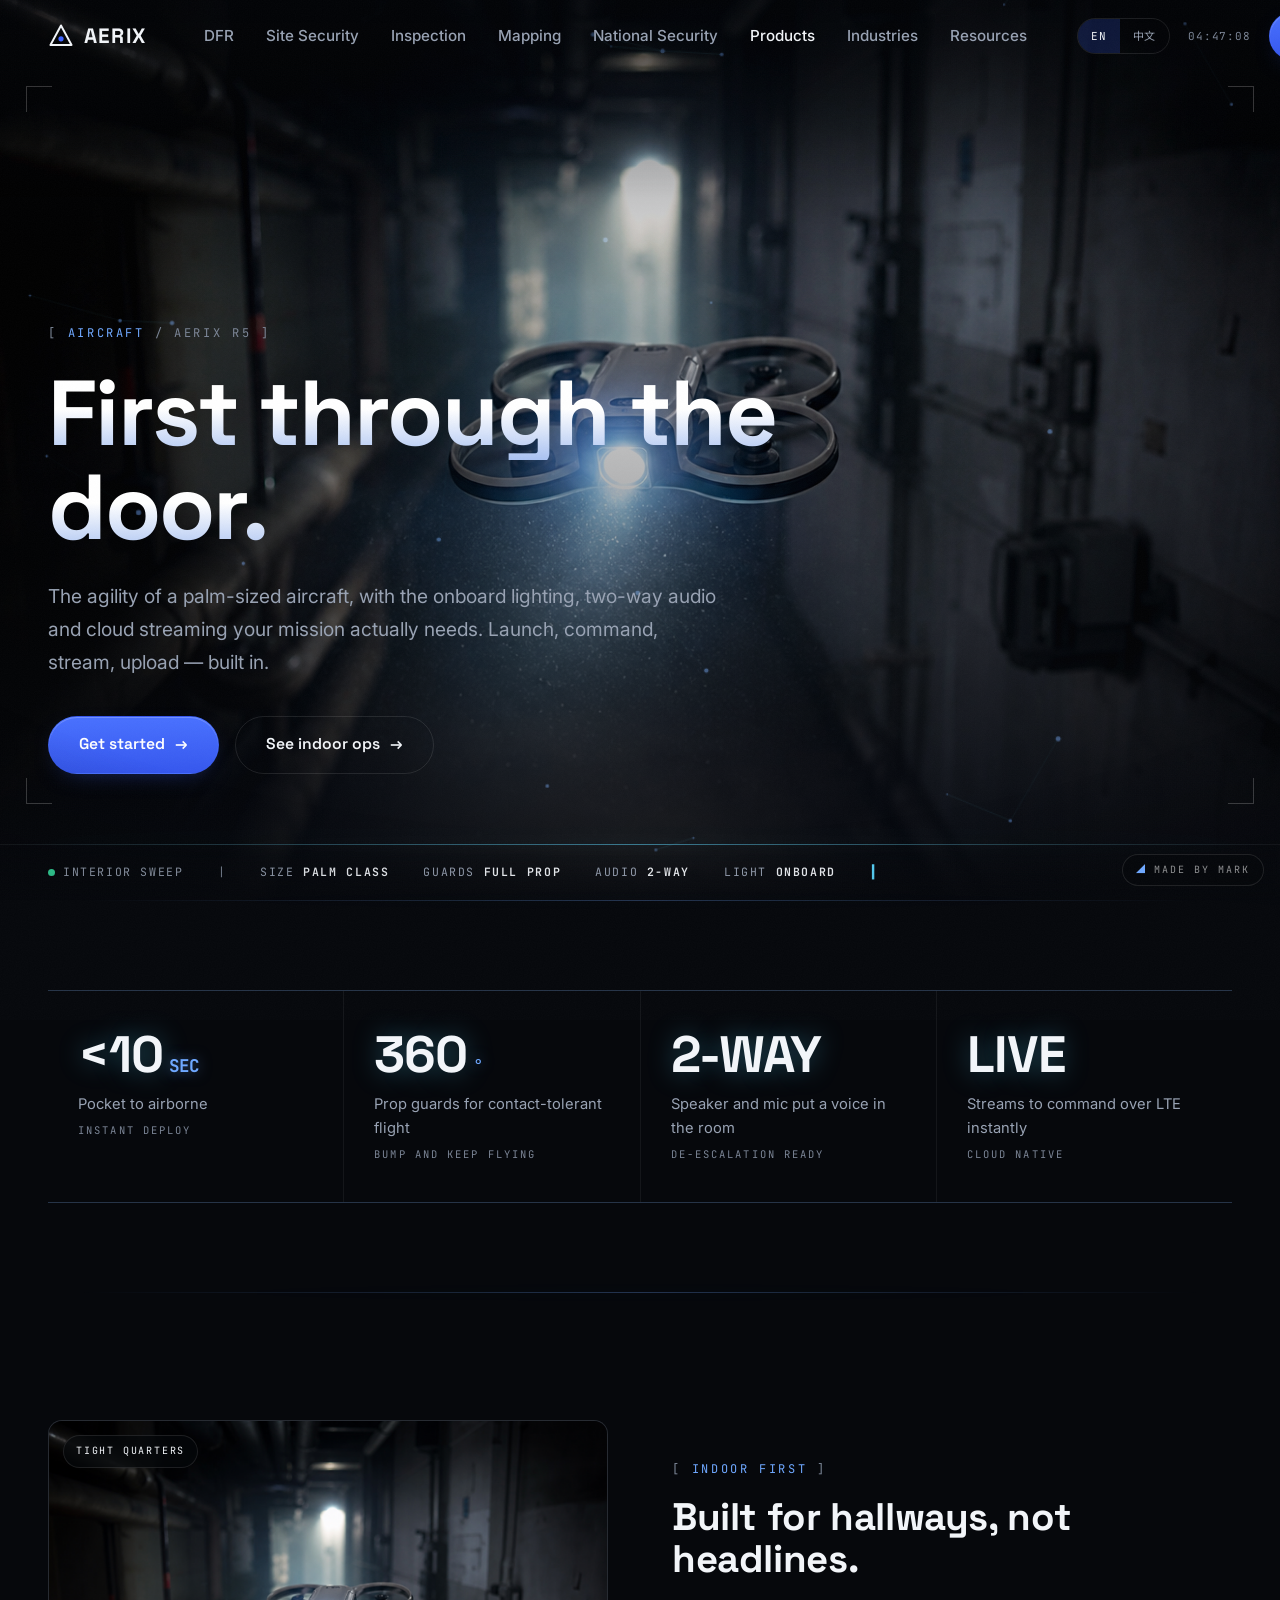
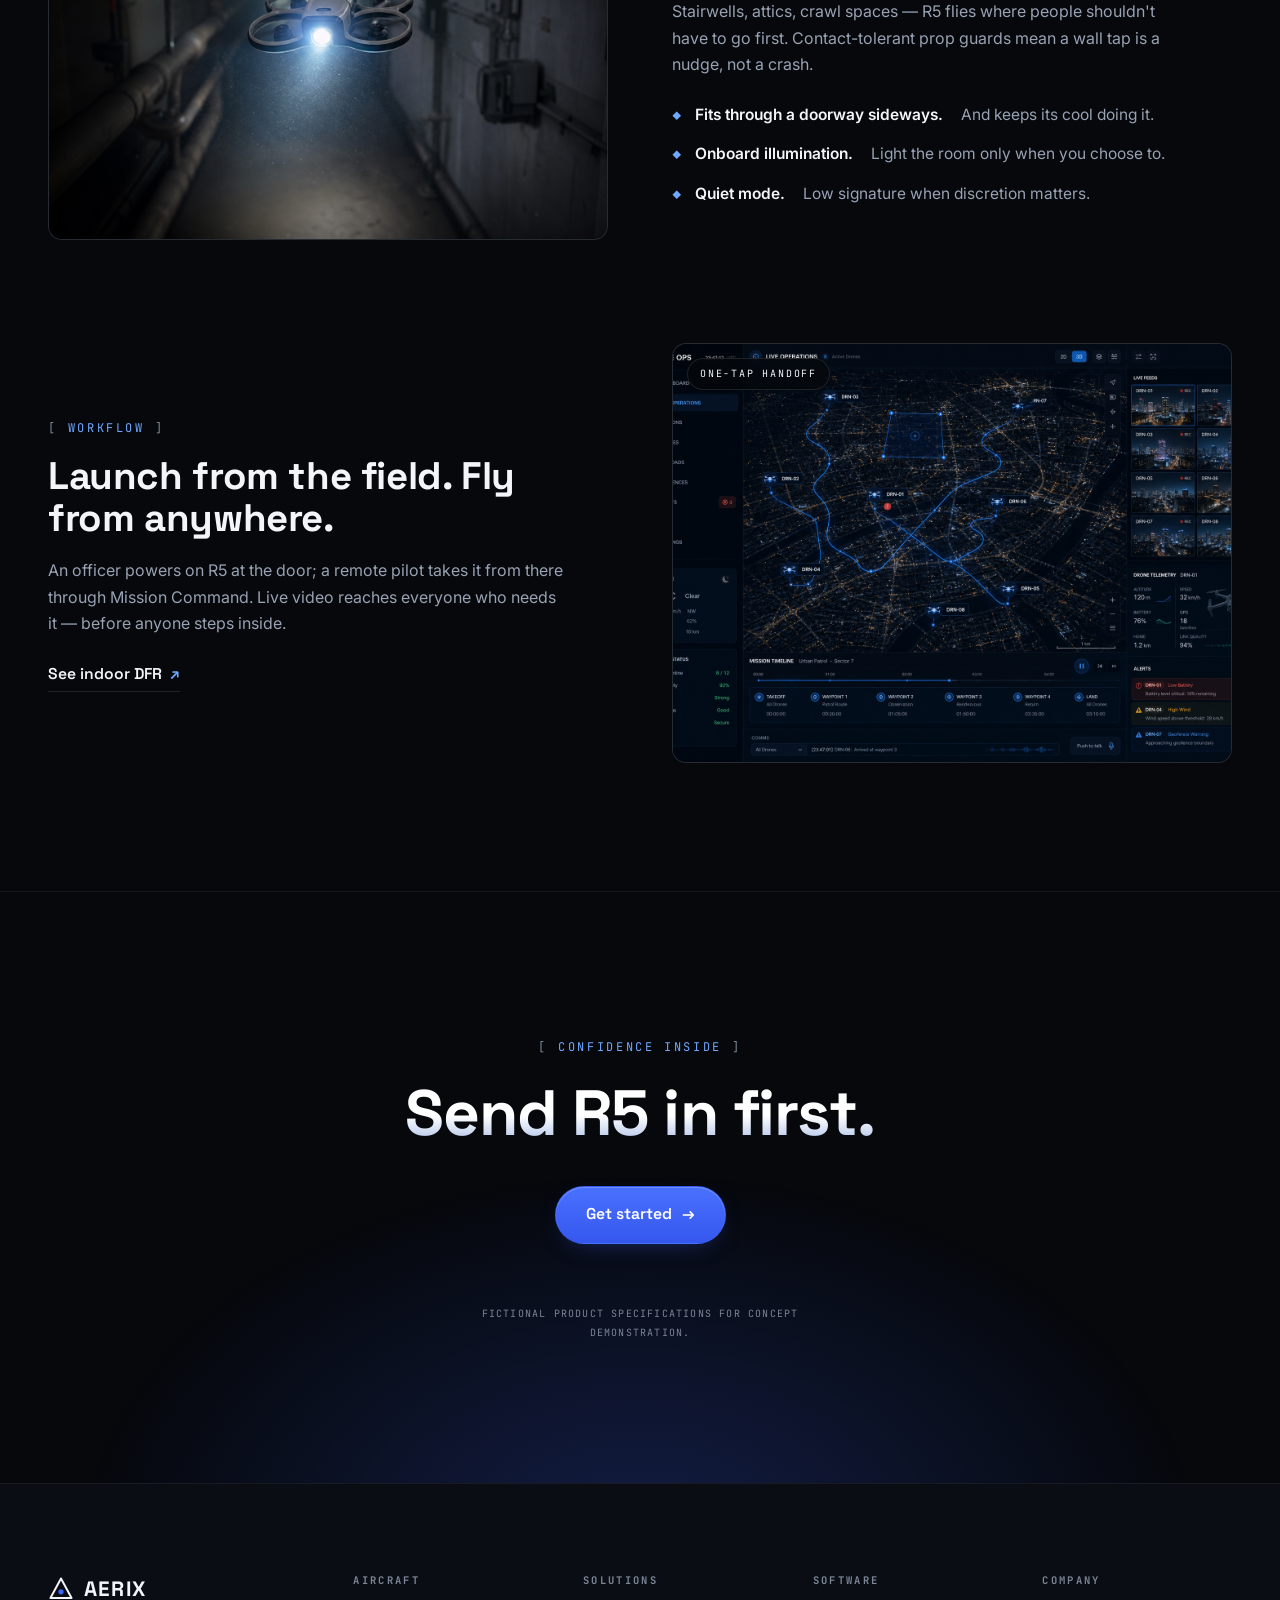
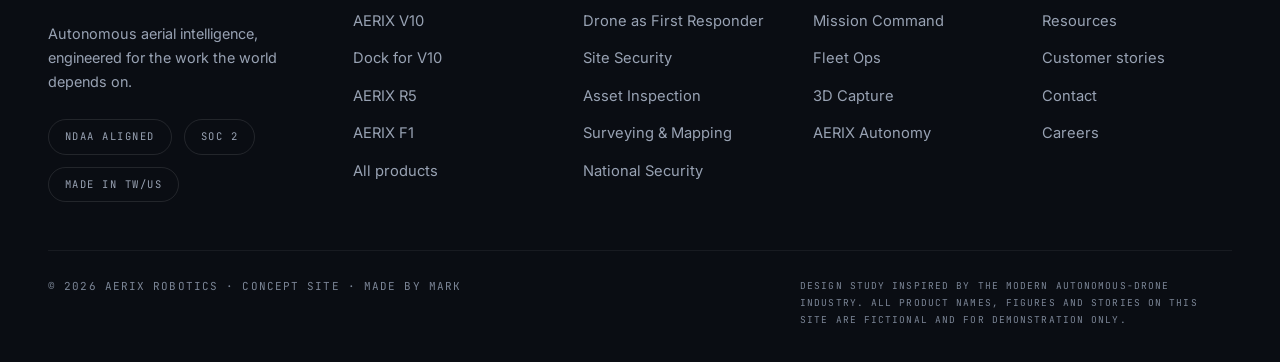
<file: r5.html>
<!DOCTYPE html>
<html lang="en">
<head>
<meta charset="UTF-8">
<meta name="viewport" content="width=device-width, initial-scale=1.0">
<title>AERIX R5 — Indoor-first micro drone</title>
<meta property="og:type" content="website">
<meta property="og:site_name" content="AERIX">
<link rel="canonical" href="https://a0938765923.github.io/aerix-site/r5.html">
<meta property="og:url" content="https://a0938765923.github.io/aerix-site/r5.html">
<meta property="og:title" content="AERIX R5 — Indoor-first micro drone">
<meta property="og:description" content="Palm-sized agility with lighting, comms and cloud built in. The first one through the door.">
<meta property="og:image" content="https://a0938765923.github.io/aerix-site/assets/img/r5-hero.png">
<meta name="twitter:card" content="summary_large_image">
<meta name="twitter:title" content="AERIX R5 — Indoor-first micro drone">
<meta name="twitter:description" content="Palm-sized agility with lighting, comms and cloud built in. The first one through the door.">
<meta name="twitter:image" content="https://a0938765923.github.io/aerix-site/assets/img/r5-hero.png">
<meta name="description" content="Palm-sized agility with lighting, comms and cloud built in. The first one through the door.">
<link rel="icon" href="data:image/svg+xml,%3Csvg xmlns='http://www.w3.org/2000/svg' viewBox='0 0 32 32'%3E%3Cpath d='M16 3 29 27H3L16 3Z' fill='none' stroke='%236FA8FF' stroke-width='2.4'/%3E%3Ccircle cx='16' cy='19.5' r='3.2' fill='%233D63FF'/%3E%3C/svg%3E">
<link rel="preconnect" href="https://fonts.googleapis.com">
<link rel="preconnect" href="https://fonts.gstatic.com" crossorigin>
<link href="https://fonts.googleapis.com/css2?family=Space+Grotesk:wght@500;600;700&family=Inter:wght@400;500;600&family=JetBrains+Mono:wght@400;600&family=Noto+Sans+TC:wght@400;500;700&display=swap" rel="stylesheet">
<link rel="stylesheet" href="assets/css/main.css?v=11">
</head>
<body data-page="products" data-title-zh="AERIX R5 — 室內優先微型無人機">

<header id="site-header"></header>

<main>

<section class="hero">
  <div class="hero-media">
    <img src="assets/img/r5-hero.png" alt="AERIX R5 micro drone hovering in a dark corridor" data-fallback>
  </div>
  <div class="hud" aria-hidden="true"><i></i><i></i><i></i><i></i></div>
  <div class="hero-inner">
    <span class="kicker"><span data-zh="飛行器">AIRCRAFT</span> <span class="idx">/ AERIX R5</span></span>
    <h1 class="display" data-zh="第一個進門的。">First through the door.</h1>
    <p class="lede" data-zh="掌上尺寸的靈活機動，加上任務真正需要的機載照明、雙向對講與雲端串流。起飛、指揮、串流、上傳——全部內建。">The agility of a palm-sized aircraft, with the onboard lighting, two-way audio and cloud streaming your mission actually needs. Launch, command, stream, upload — built in.</p>
    <div class="hero-ctas">
      <a class="btn" href="contact.html" data-zh="立即開始">Get started</a>
      <a class="btn ghost" href="#indoor" data-zh="看室內作業">See indoor ops</a>
    </div>
  </div>
  <div class="telemetry">
    <div class="telemetry-inner">
      <span><span class="dot"></span><span data-zh="室內掃蕩中">INTERIOR SWEEP</span></span>
      <span class="sep">|</span>
      <span><span data-zh="尺寸">SIZE</span> <b data-zh="掌上級">PALM CLASS</b></span>
      <span><span data-zh="槳保護">GUARDS</span> <b data-zh="全包覆">FULL PROP</b></span>
      <span><span data-zh="音訊">AUDIO</span> <b data-zh="雙向">2-WAY</b></span>
      <span><span data-zh="照明">LIGHT</span> <b data-zh="內建">ONBOARD</b></span>
    </div>
  </div>
</section>

<section class="section tight" id="indoor">
  <div class="wrap reveal">
    <div class="stats-row">
      <div class="stat"><div class="num">&lt;10<small>SEC</small></div><div class="lbl" data-zh="從口袋到升空">Pocket to airborne</div><div class="lbl-mono" data-zh="即刻部署">INSTANT DEPLOY</div></div>
      <div class="stat"><div class="num">360<small>°</small></div><div class="lbl" data-zh="全包覆槳保護，碰撞照飛">Prop guards for contact-tolerant flight</div><div class="lbl-mono" data-zh="擦撞不墜">BUMP AND KEEP FLYING</div></div>
      <div class="stat"><div class="num" data-zh="雙向">2-WAY</div><div class="lbl" data-zh="喇叭與麥克風，把聲音帶進房間">Speaker and mic put a voice in the room</div><div class="lbl-mono" data-zh="談判溝通就緒">DE-ESCALATION READY</div></div>
      <div class="stat"><div class="num" data-zh="即時">LIVE</div><div class="lbl" data-zh="LTE 即時串流到指揮中心">Streams to command over LTE instantly</div><div class="lbl-mono" data-zh="雲端原生">CLOUD NATIVE</div></div>
    </div>
  </div>
</section>

<section class="section">
  <div class="wrap">
    <div class="split reveal">
      <div class="split-media"><img src="assets/img/r5-hero.png" alt="R5 navigating a stairwell" data-fallback><span class="chip" data-zh="狹窄空間">TIGHT QUARTERS</span></div>
      <div class="split-copy">
        <span class="kicker" data-zh="室內優先">INDOOR FIRST</span>
        <h2 data-zh="為走廊而生，不是為頭條而生。">Built for hallways, not headlines.</h2>
        <p data-zh="樓梯間、閣樓、管道間——R5 先飛進人不該先進去的地方。全包覆槳保護讓擦撞只是輕碰，不是墜機。">Stairwells, attics, crawl spaces — R5 flies where people shouldn't have to go first. Contact-tolerant prop guards mean a wall tap is a nudge, not a crash.</p>
        <ul class="feature-list">
          <li data-zh='<b>側著也能過門框。</b>而且姿態穩定。'><b>Fits through a doorway sideways.</b>&nbsp;And keeps its cool doing it.</li>
          <li data-zh='<b>機載照明。</b>要不要亮，由你決定。'><b>Onboard illumination.</b>&nbsp;Light the room only when you choose to.</li>
          <li data-zh='<b>靜音模式。</b>需要低調時，聲紋壓到最低。'><b>Quiet mode.</b>&nbsp;Low signature when discretion matters.</li>
        </ul>
      </div>
    </div>

    <div class="split rev reveal">
      <div class="split-media"><img src="assets/img/ui-command.png" alt="Remote handoff to Mission Command" data-fallback><span class="chip" data-zh="一鍵交接">ONE-TAP HANDOFF</span></div>
      <div class="split-copy">
        <span class="kicker" data-zh="工作流程">WORKFLOW</span>
        <h2 data-zh="現場起飛。任何地方接飛。">Launch from the field. Fly from anywhere.</h2>
        <p data-zh="員警在門口開機，遠端飛手透過 Mission Command 接手。所有需要畫面的人在任何人進門之前，就已經看到室內。">An officer powers on R5 at the door; a remote pilot takes it from there through Mission Command. Live video reaches everyone who needs it — before anyone steps inside.</p>
        <a class="link-arrow" href="dfr.html" data-zh="看室內 DFR">See indoor DFR</a>
      </div>
    </div>
  </div>
</section>

<section class="cta-final">
  <div class="wrap">
    <span class="kicker" data-zh="室內的把握">CONFIDENCE INSIDE</span>
    <h2 class="title" data-zh="讓 R5 先進去。">Send R5 in first.</h2>
    <a class="btn" href="contact.html" data-zh="立即開始">Get started</a>
    <p class="mono-note" data-zh="虛構產品規格，僅供概念展示。">Fictional product specifications for concept demonstration.</p>
  </div>
</section>

</main>

<footer id="site-footer"></footer>
<script src="assets/js/main.js?v=11"></script>
</body>
</html>
</file>
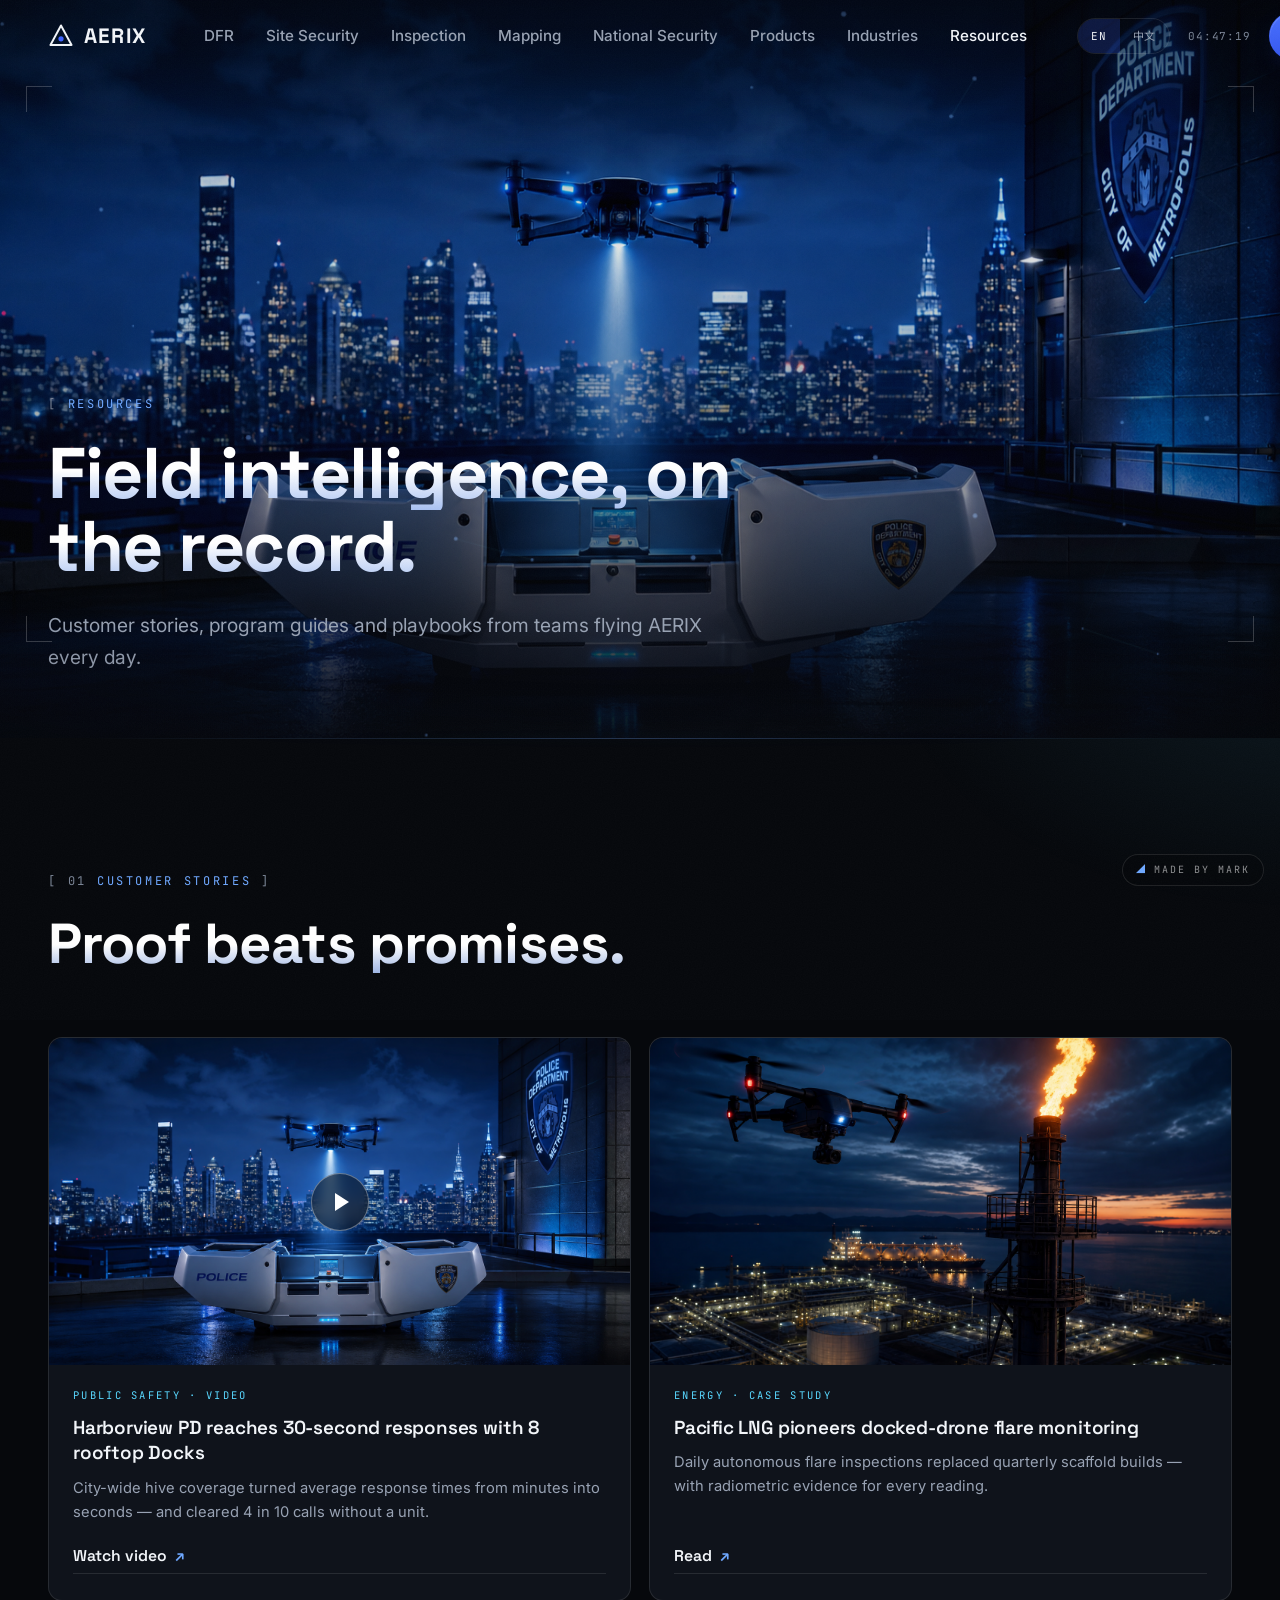
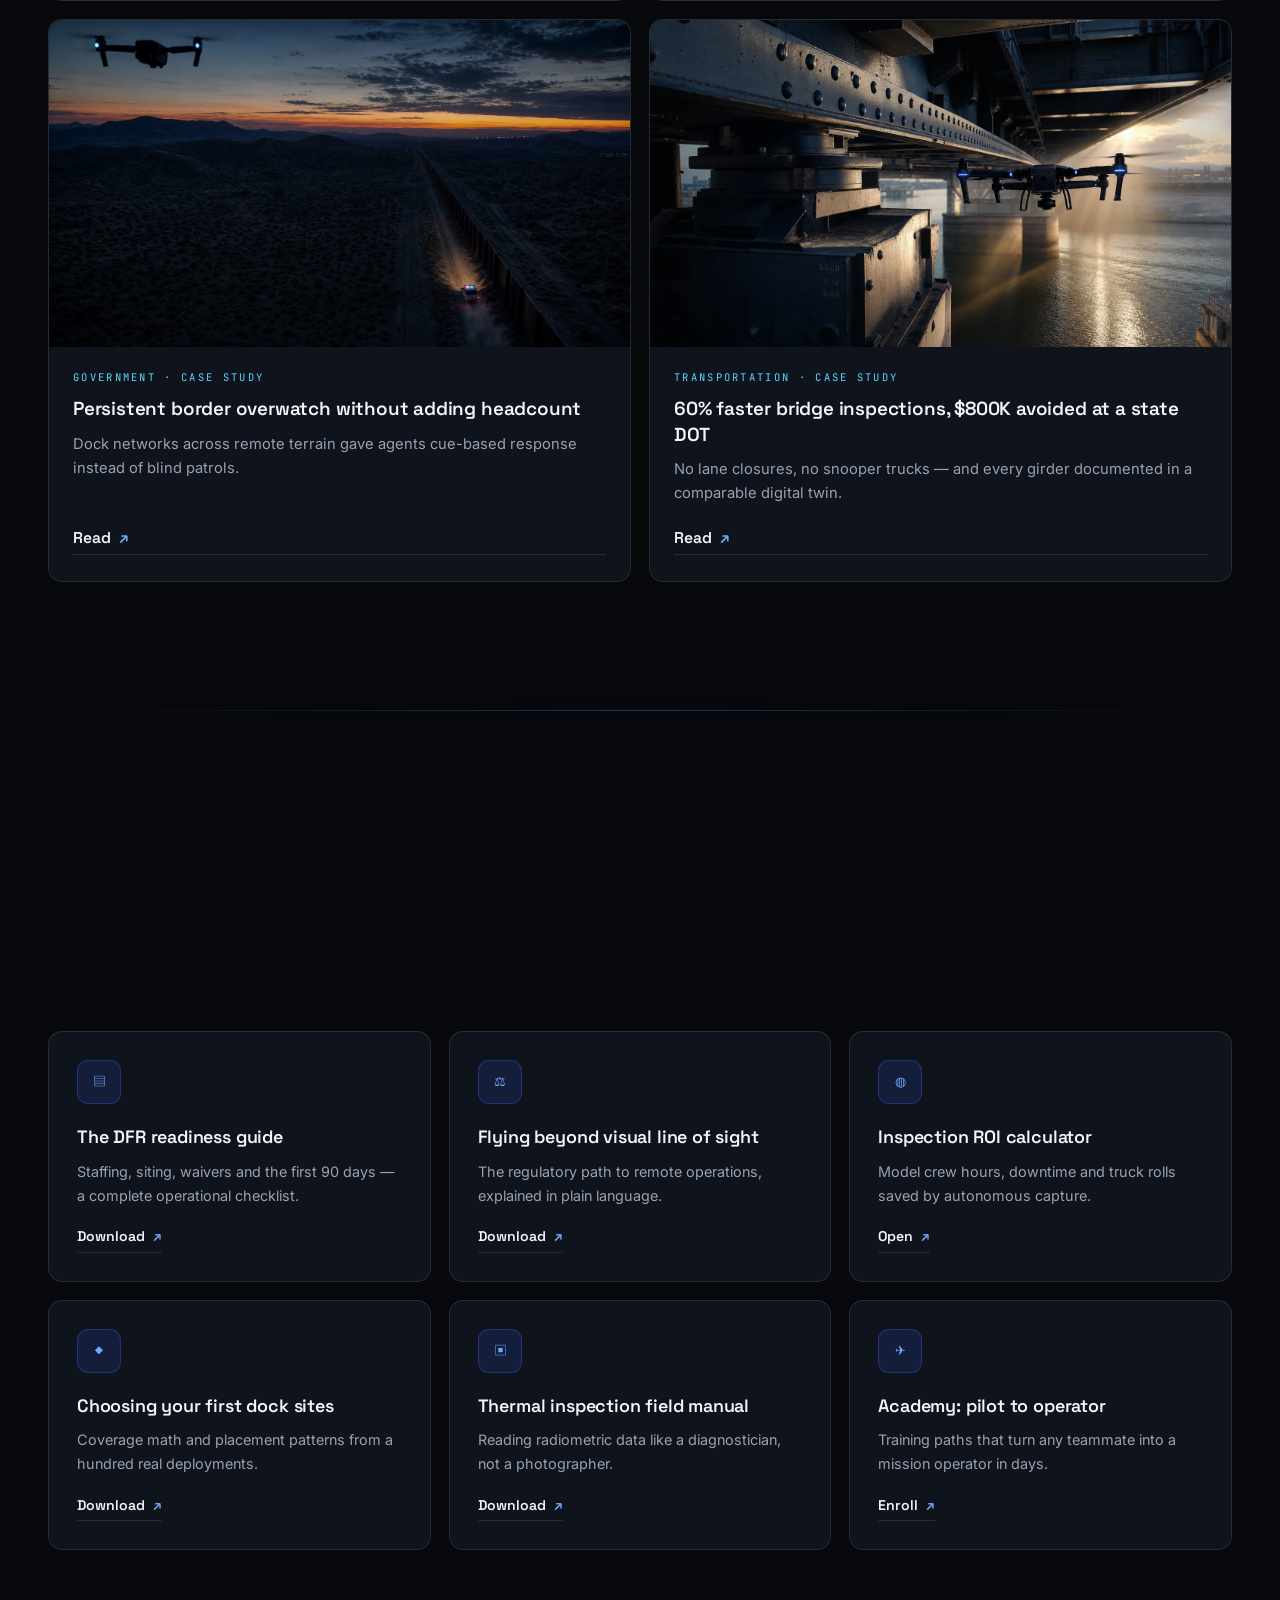
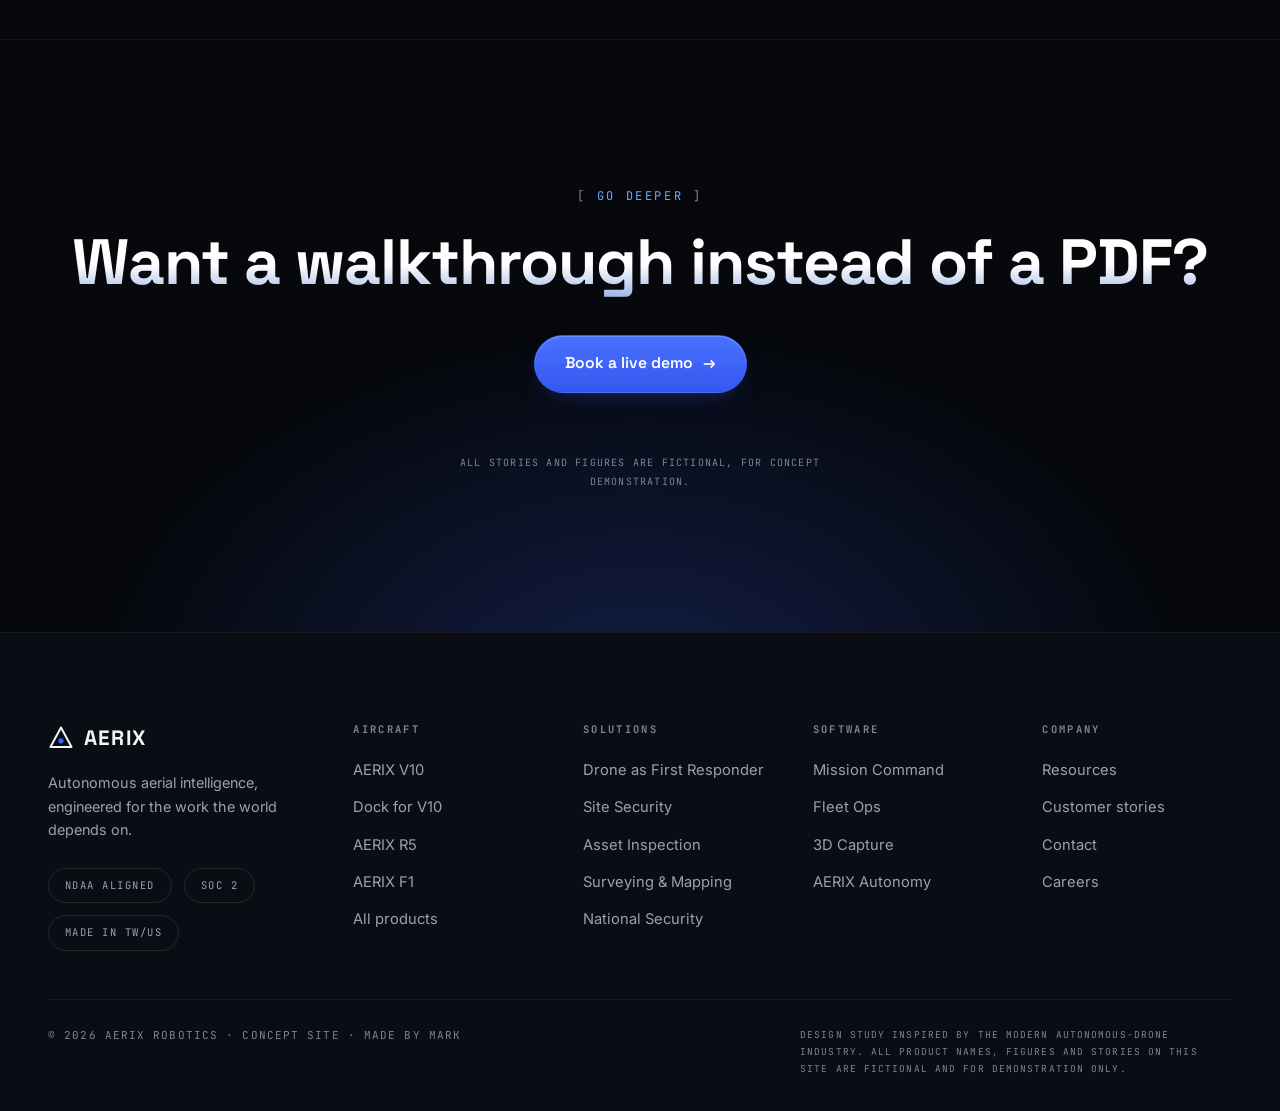
<file: resources.html>
<!DOCTYPE html>
<html lang="en">
<head>
<meta charset="UTF-8">
<meta name="viewport" content="width=device-width, initial-scale=1.0">
<title>Resources — AERIX</title>
<meta property="og:type" content="website">
<meta property="og:site_name" content="AERIX">
<link rel="canonical" href="https://a0938765923.github.io/aerix-site/resources.html">
<meta property="og:url" content="https://a0938765923.github.io/aerix-site/resources.html">
<meta property="og:title" content="Resources — AERIX">
<meta property="og:description" content="Customer stories, guides and field intelligence from AERIX programs.">
<meta property="og:image" content="https://a0938765923.github.io/aerix-site/assets/img/story-1.png">
<meta name="twitter:card" content="summary_large_image">
<meta name="twitter:title" content="Resources — AERIX">
<meta name="twitter:description" content="Customer stories, guides and field intelligence from AERIX programs.">
<meta name="twitter:image" content="https://a0938765923.github.io/aerix-site/assets/img/story-1.png">
<meta name="description" content="Customer stories, guides and field intelligence from AERIX programs.">
<link rel="icon" href="data:image/svg+xml,%3Csvg xmlns='http://www.w3.org/2000/svg' viewBox='0 0 32 32'%3E%3Cpath d='M16 3 29 27H3L16 3Z' fill='none' stroke='%236FA8FF' stroke-width='2.4'/%3E%3Ccircle cx='16' cy='19.5' r='3.2' fill='%233D63FF'/%3E%3C/svg%3E">
<link rel="preconnect" href="https://fonts.googleapis.com">
<link rel="preconnect" href="https://fonts.gstatic.com" crossorigin>
<link href="https://fonts.googleapis.com/css2?family=Space+Grotesk:wght@500;600;700&family=Inter:wght@400;500;600&family=JetBrains+Mono:wght@400;600&family=Noto+Sans+TC:wght@400;500;700&display=swap" rel="stylesheet">
<link rel="stylesheet" href="assets/css/main.css?v=11">
</head>
<body data-page="resources" data-title-zh="資源中心 — AERIX">

<header id="site-header"></header>

<main>

<section class="hero page-hero short">
  <div class="hero-media">
    <img src="assets/img/story-1.png" alt="Field operations imagery" data-fallback>
  </div>
  <div class="hud" aria-hidden="true"><i></i><i></i><i></i><i></i></div>
  <div class="hero-inner">
    <span class="kicker" data-zh="資源中心">RESOURCES</span>
    <h1 class="display" data-zh="第一線的情報，白紙黑字。">Field intelligence, on the record.</h1>
    <p class="lede" data-zh="每天都在飛 AERIX 的團隊，留下的案例、指南與實戰手冊。">Customer stories, program guides and playbooks from teams flying AERIX every day.</p>
  </div>
</section>

<!-- STORIES -->
<section class="section" id="stories">
  <div class="wrap">
    <div class="section-head reveal">
      <span class="kicker"><span class="idx">01</span> <span data-zh="客戶案例">CUSTOMER STORIES</span></span>
      <h2 class="title" data-zh="成果勝過承諾。">Proof beats promises.</h2>
    </div>

    <div class="grid-2">
      <a class="story-card reveal" href="#">
        <div class="story-thumb"><img src="assets/img/story-1.png" alt="Harborview PD rooftop dock" data-fallback>
          <div class="play"><i></i></div></div>
        <div class="story-body">
          <span class="card-tag" data-zh="公共安全 · 影片">Public Safety · Video</span>
          <h3 data-zh="Harborview 警局以 8 座天台機巢達成 30 秒反應">Harborview PD reaches 30-second responses with 8 rooftop Docks</h3>
          <p style="color:var(--muted);font-size:.92rem" data-zh="全市蜂巢覆蓋，把平均反應時間從「幾分鐘」變成「幾秒鐘」——四成報案不需派遣警力即結案。">City-wide hive coverage turned average response times from minutes into seconds — and cleared 4 in 10 calls without a unit.</p>
          <span class="link-arrow story-link" data-zh="觀看影片">Watch video</span>
        </div>
      </a>
      <a class="story-card reveal d1" href="#">
        <div class="story-thumb"><img src="assets/img/story-2.png" alt="LNG flare monitoring" data-fallback></div>
        <div class="story-body">
          <span class="card-tag" data-zh="能源 · 案例研究">Energy · Case Study</span>
          <h3 data-zh="Pacific LNG 首創機巢式燃燒塔監測">Pacific LNG pioneers docked-drone flare monitoring</h3>
          <p style="color:var(--muted);font-size:.92rem" data-zh="每日自主燃燒塔巡檢取代每季搭鷹架——每一筆讀值都附輻射熱像證據。">Daily autonomous flare inspections replaced quarterly scaffold builds — with radiometric evidence for every reading.</p>
          <span class="link-arrow story-link" data-zh="閱讀">Read</span>
        </div>
      </a>
      <a class="story-card reveal" href="#">
        <div class="story-thumb"><img src="assets/img/story-3.png" alt="Border overwatch at dusk" data-fallback></div>
        <div class="story-body">
          <span class="card-tag" data-zh="政府 · 案例研究">Government · Case Study</span>
          <h3 data-zh="不增加人力，也能常時掌握邊境">Persistent border overwatch without adding headcount</h3>
          <p style="color:var(--muted);font-size:.92rem" data-zh="偏遠地形的機巢網絡，讓勤務從盲目巡邏變成有情報依據的機動應變。">Dock networks across remote terrain gave agents cue-based response instead of blind patrols.</p>
          <span class="link-arrow story-link" data-zh="閱讀">Read</span>
        </div>
      </a>
      <a class="story-card reveal d1" href="#">
        <div class="story-thumb"><img src="assets/img/story-4.png" alt="Bridge inspection" data-fallback></div>
        <div class="story-body">
          <span class="card-tag" data-zh="交通運輸 · 案例研究">Transportation · Case Study</span>
          <h3 data-zh="州運輸部：橋檢提速 60%、避免 80 萬美元損失">60% faster bridge inspections, $800K avoided at a state DOT</h3>
          <p style="color:var(--muted);font-size:.92rem" data-zh="不封車道、不出動檢測車——每一根大梁都記錄在可比對的數位分身裡。">No lane closures, no snooper trucks — and every girder documented in a comparable digital twin.</p>
          <span class="link-arrow story-link" data-zh="閱讀">Read</span>
        </div>
      </a>
    </div>
  </div>
</section>

<!-- GUIDES -->
<section class="section tight" id="guides">
  <div class="wrap">
    <div class="section-head reveal">
      <span class="kicker"><span class="idx">02</span> <span data-zh="指南與手冊">GUIDES &amp; PLAYBOOKS</span></span>
      <h2 class="title" data-zh="建立計畫需要的一切，都在這裡。">Everything you need to stand up a program.</h2>
    </div>
    <div class="grid-3">
      <a class="mini-card reveal" href="#"><div class="ic">▤</div><h3 data-zh="DFR 就緒指南">The DFR readiness guide</h3><p data-zh="人力配置、選址、法規申請與上線後的前 90 天——一份完整的作戰檢核表。">Staffing, siting, waivers and the first 90 days — a complete operational checklist.</p><span class="link-arrow" data-zh="下載">Download</span></a>
      <a class="mini-card reveal d1" href="#"><div class="ic">⚖</div><h3 data-zh="超視距飛行入門">Flying beyond visual line of sight</h3><p data-zh="通往遠端作業的法規路徑，用白話講清楚。">The regulatory path to remote operations, explained in plain language.</p><span class="link-arrow" data-zh="下載">Download</span></a>
      <a class="mini-card reveal d2" href="#"><div class="ic">◍</div><h3 data-zh="巡檢投資報酬計算器">Inspection ROI calculator</h3><p data-zh="試算自主拍攝能省下的工時、停機與出車成本。">Model crew hours, downtime and truck rolls saved by autonomous capture.</p><span class="link-arrow" data-zh="開啟">Open</span></a>
      <a class="mini-card reveal" href="#"><div class="ic">◆</div><h3 data-zh="第一批機巢怎麼選址">Choosing your first dock sites</h3><p data-zh="覆蓋數學與佈點模式，來自上百次真實部署的經驗。">Coverage math and placement patterns from a hundred real deployments.</p><span class="link-arrow" data-zh="下載">Download</span></a>
      <a class="mini-card reveal d1" href="#"><div class="ic">▣</div><h3 data-zh="熱像巡檢野戰手冊">Thermal inspection field manual</h3><p data-zh="像診斷醫師一樣讀輻射熱像數據，而不是像攝影師。">Reading radiometric data like a diagnostician, not a photographer.</p><span class="link-arrow" data-zh="下載">Download</span></a>
      <a class="mini-card reveal d2" href="#"><div class="ic">✈</div><h3 data-zh="學院：從飛手到操作員">Academy: pilot to operator</h3><p data-zh="幾天內把任何隊員培訓成任務操作員的課程路徑。">Training paths that turn any teammate into a mission operator in days.</p><span class="link-arrow" data-zh="報名">Enroll</span></a>
    </div>
  </div>
</section>

<section class="cta-final">
  <div class="wrap">
    <span class="kicker" data-zh="更進一步">GO DEEPER</span>
    <h2 class="title" data-zh="比起 PDF，更想看現場展示？">Want a walkthrough instead of a PDF?</h2>
    <a class="btn" href="contact.html" data-zh="預約線上展示">Book a live demo</a>
    <p class="mono-note" data-zh="所有案例與數據皆為虛構，僅供概念展示。">All stories and figures are fictional, for concept demonstration.</p>
  </div>
</section>

</main>

<footer id="site-footer"></footer>
<script src="assets/js/main.js?v=11"></script>
</body>
</html>
</file>
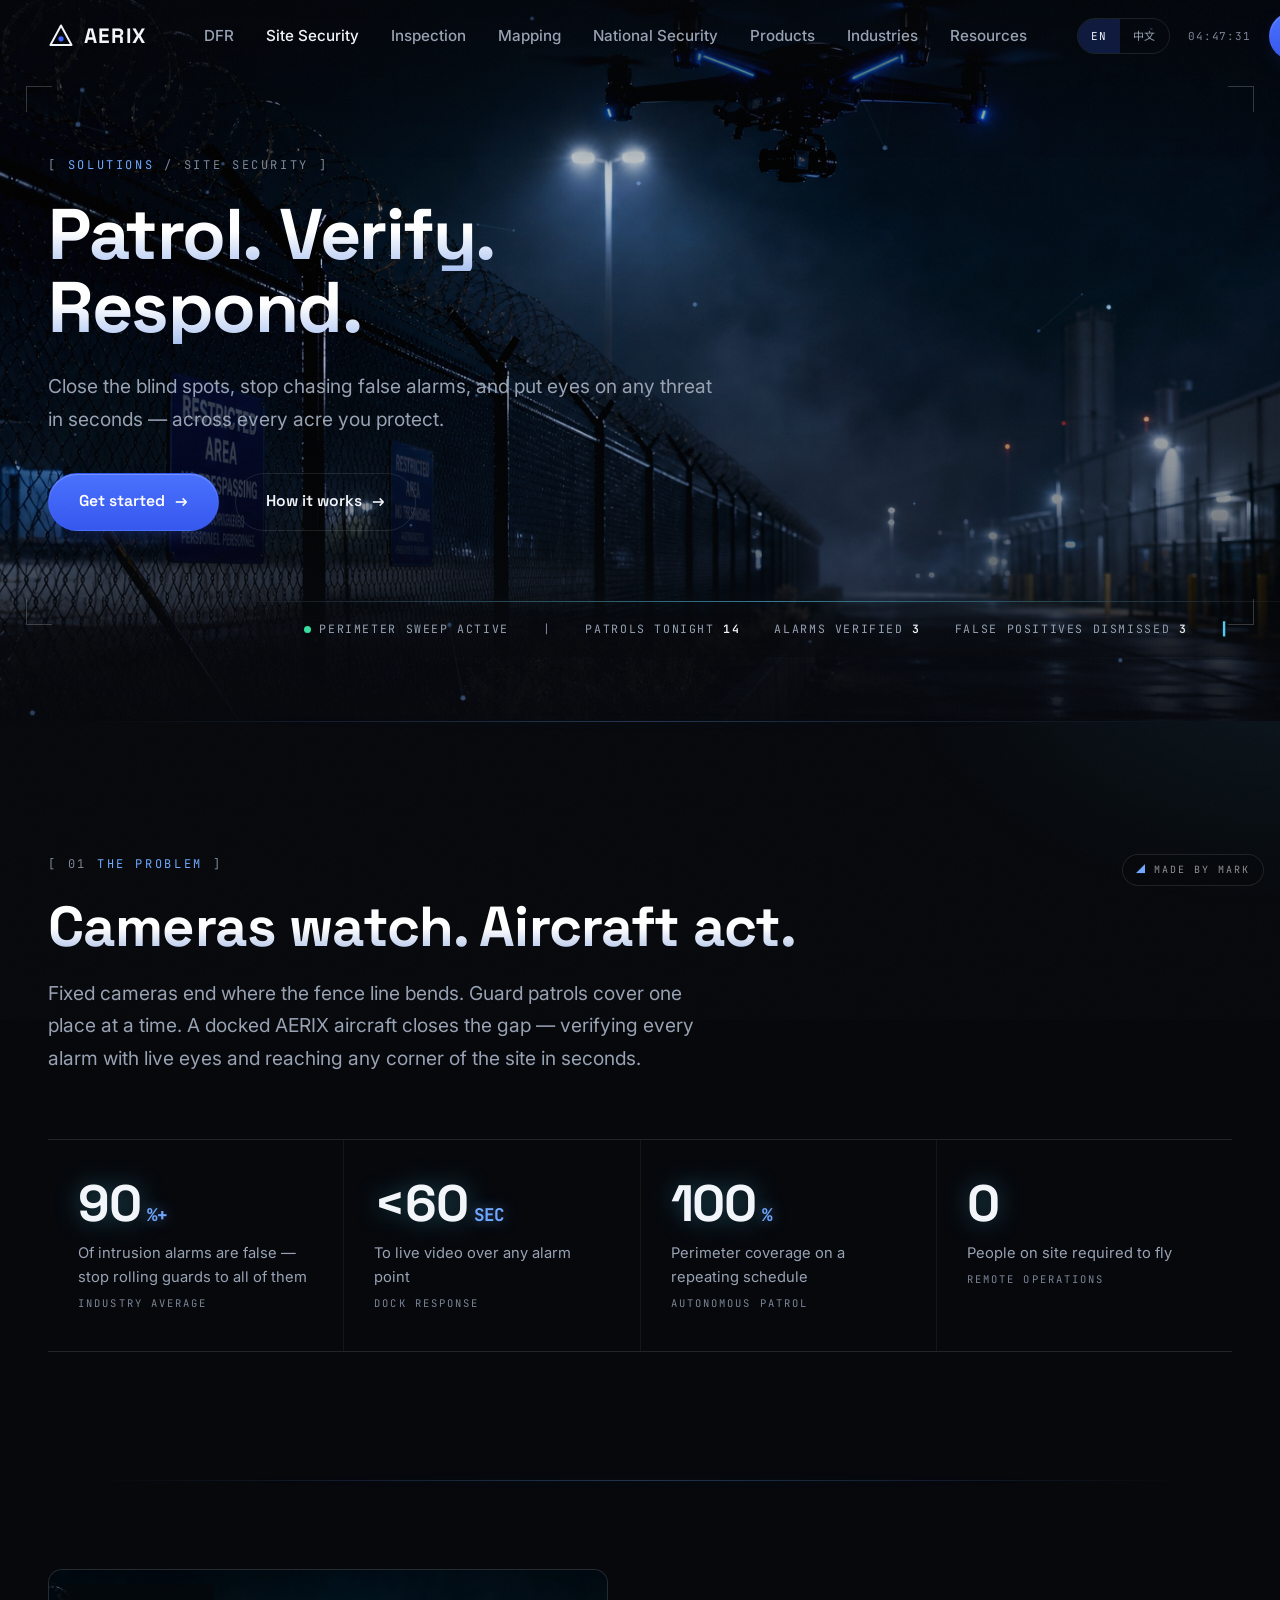
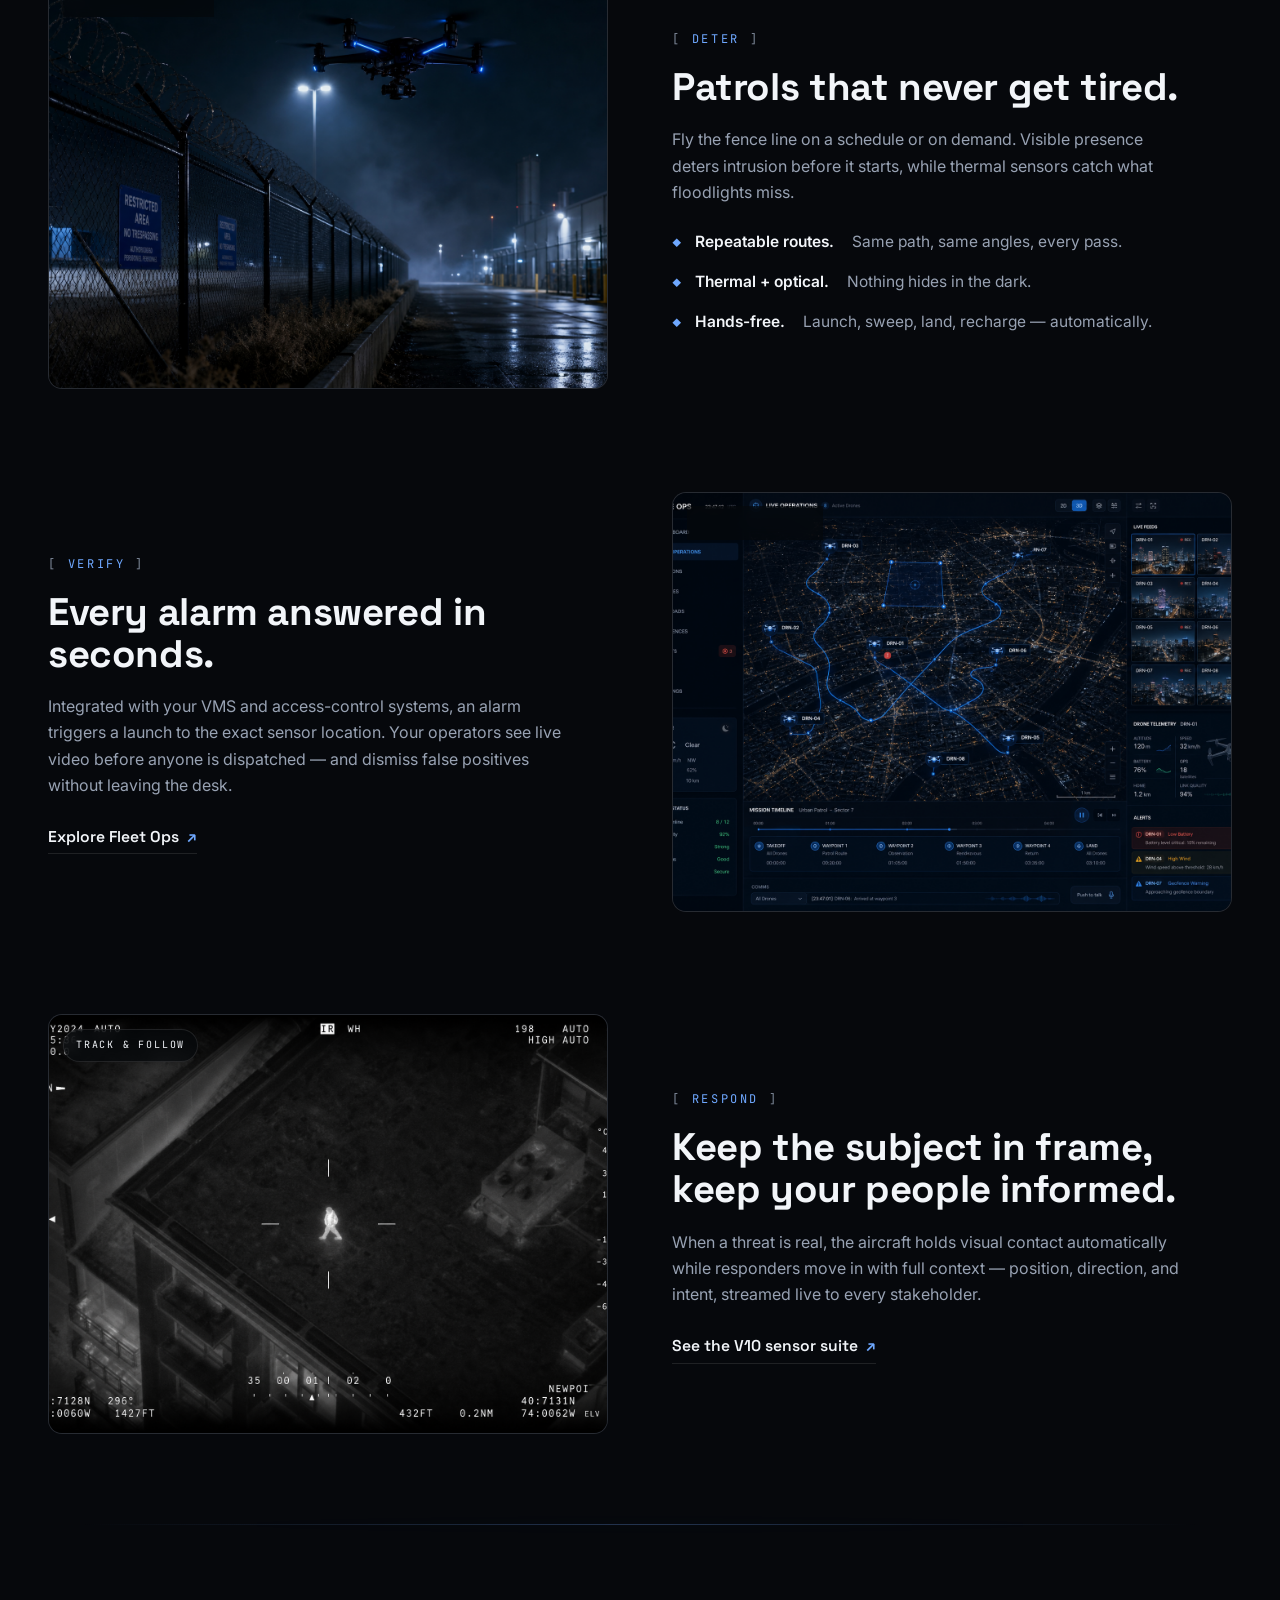
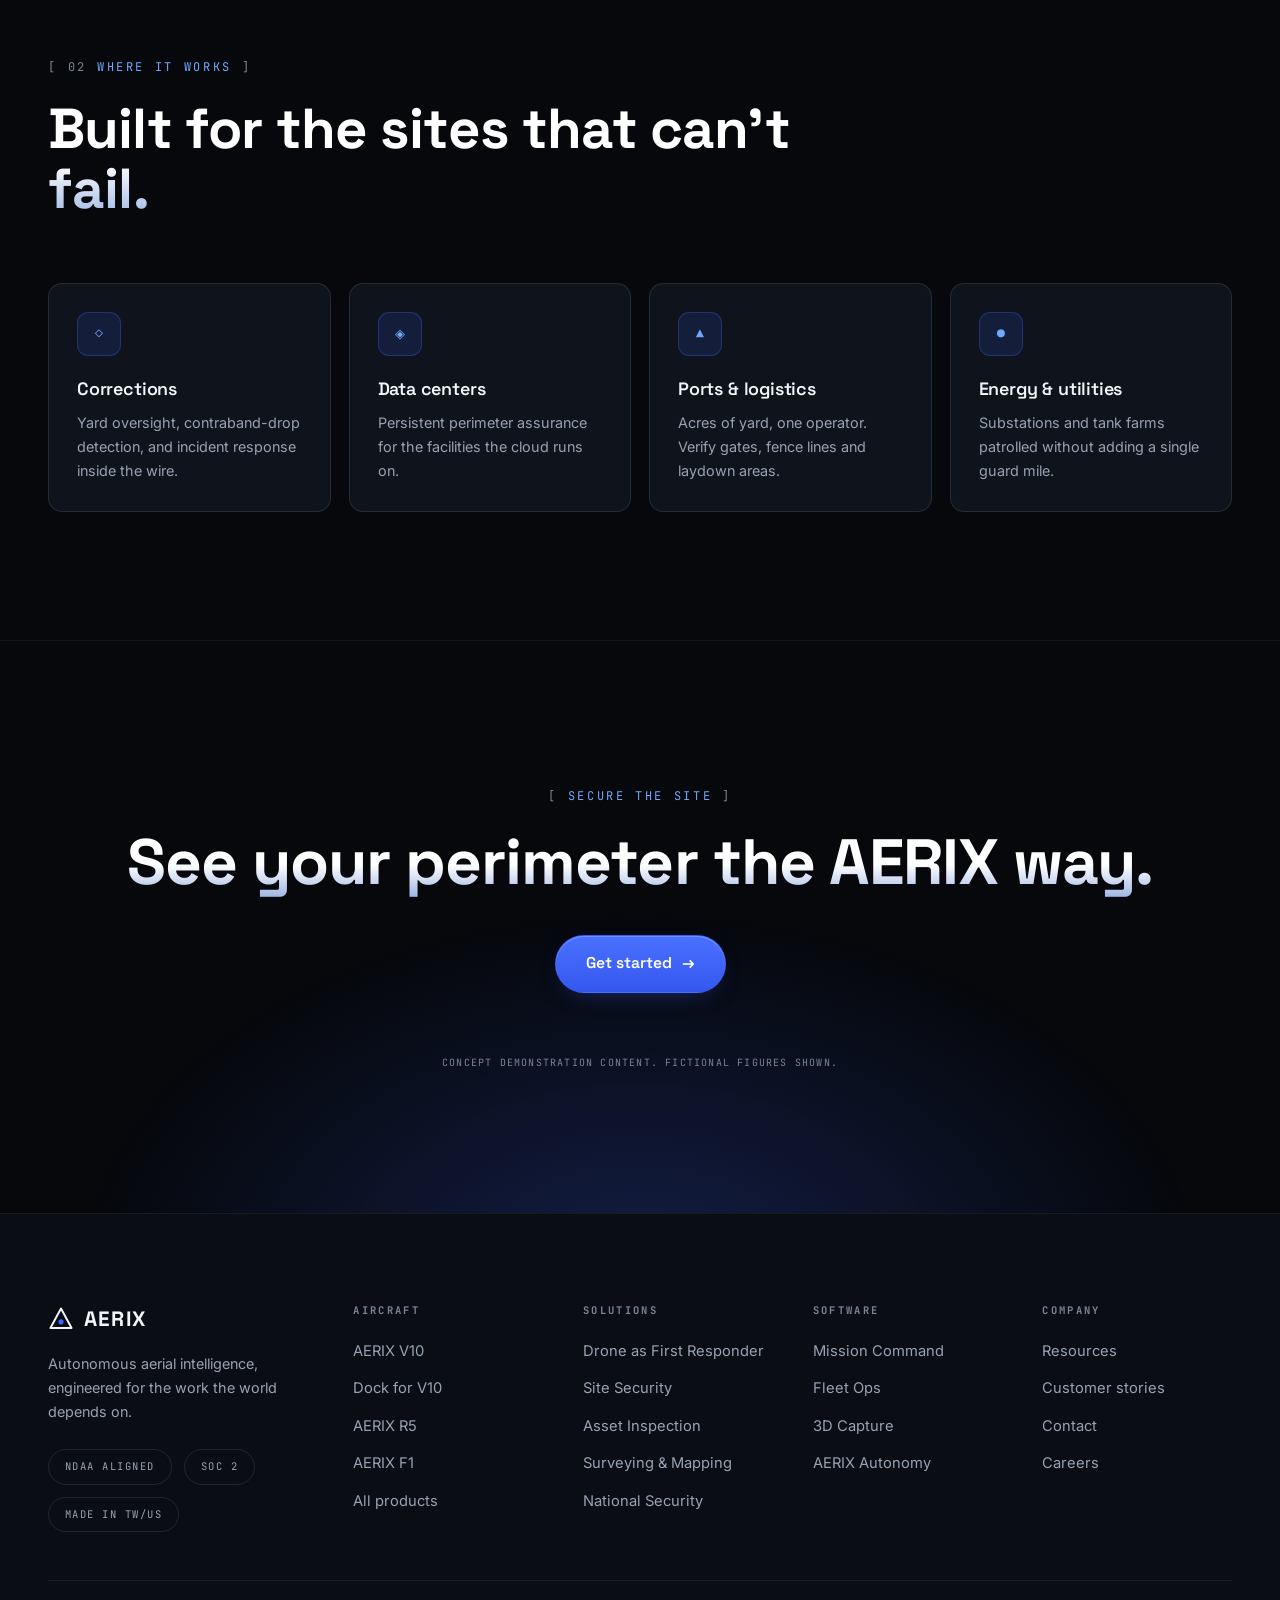
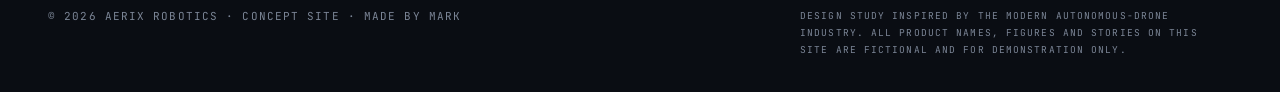
<file: site-security.html>
<!DOCTYPE html>
<html lang="en">
<head>
<meta charset="UTF-8">
<meta name="viewport" content="width=device-width, initial-scale=1.0">
<title>Site Security Drones — AERIX</title>
<meta property="og:type" content="website">
<meta property="og:site_name" content="AERIX">
<link rel="canonical" href="https://a0938765923.github.io/aerix-site/site-security.html">
<meta property="og:url" content="https://a0938765923.github.io/aerix-site/site-security.html">
<meta property="og:title" content="Site Security Drones — AERIX">
<meta property="og:description" content="Autonomous perimeter patrol, alarm verification and rapid response for critical sites.">
<meta property="og:image" content="https://a0938765923.github.io/aerix-site/assets/img/sol-security.png">
<meta name="twitter:card" content="summary_large_image">
<meta name="twitter:title" content="Site Security Drones — AERIX">
<meta name="twitter:description" content="Autonomous perimeter patrol, alarm verification and rapid response for critical sites.">
<meta name="twitter:image" content="https://a0938765923.github.io/aerix-site/assets/img/sol-security.png">
<meta name="description" content="Autonomous perimeter patrol, alarm verification and rapid response for critical sites.">
<link rel="icon" href="data:image/svg+xml,%3Csvg xmlns='http://www.w3.org/2000/svg' viewBox='0 0 32 32'%3E%3Cpath d='M16 3 29 27H3L16 3Z' fill='none' stroke='%236FA8FF' stroke-width='2.4'/%3E%3Ccircle cx='16' cy='19.5' r='3.2' fill='%233D63FF'/%3E%3C/svg%3E">
<link rel="preconnect" href="https://fonts.googleapis.com">
<link rel="preconnect" href="https://fonts.gstatic.com" crossorigin>
<link href="https://fonts.googleapis.com/css2?family=Space+Grotesk:wght@500;600;700&family=Inter:wght@400;500;600&family=JetBrains+Mono:wght@400;600&family=Noto+Sans+TC:wght@400;500;700&display=swap" rel="stylesheet">
<link rel="stylesheet" href="assets/css/main.css?v=11">
</head>
<body data-page="site-security" data-title-zh="場域安防無人機 — AERIX">

<header id="site-header"></header>

<main>

<section class="hero page-hero">
  <div class="hero-media">
    <img src="assets/img/sol-security.png" alt="Autonomous drone patrolling an industrial perimeter at night" data-fallback>
  </div>
  <div class="hud" aria-hidden="true"><i></i><i></i><i></i><i></i></div>
  <div class="hero-inner">
    <span class="kicker"><span data-zh="解決方案">SOLUTIONS</span> <span class="idx" data-zh="/ 場域安防">/ SITE SECURITY</span></span>
    <h1 class="display" data-zh="巡邏。查證。應處。">Patrol. Verify. Respond.</h1>
    <p class="lede" data-zh="補上監控死角、終結誤報疲勞，數秒內對任何威脅取得目視——守護你負責的每一寸場域。">Close the blind spots, stop chasing false alarms, and put eyes on any threat in seconds — across every acre you protect.</p>
    <div class="hero-ctas">
      <a class="btn" href="contact.html" data-zh="立即開始">Get started</a>
      <a class="btn ghost" href="#how" data-zh="運作方式">How it works</a>
    </div>
  </div>
  <div class="telemetry">
    <div class="telemetry-inner">
      <span><span class="dot"></span><span data-zh="周界巡邏執行中">PERIMETER SWEEP ACTIVE</span></span>
      <span class="sep">|</span>
      <span><span data-zh="今晚巡邏">PATROLS TONIGHT</span> <b>14</b></span>
      <span><span data-zh="警報已查證">ALARMS VERIFIED</span> <b>3</b></span>
      <span><span data-zh="誤報已排除">FALSE POSITIVES DISMISSED</span> <b>3</b></span>
    </div>
  </div>
</section>

<section class="section" id="how">
  <div class="wrap">
    <div class="section-head reveal">
      <span class="kicker"><span class="idx">01</span> <span data-zh="問題所在">THE PROBLEM</span></span>
      <h2 class="title" data-zh="攝影機只能看。飛行器會行動。">Cameras watch. Aircraft act.</h2>
      <p class="lede" data-zh="固定攝影機的視野止於圍籬轉角，警衛巡邏一次只能顧一處。機巢裡的 AERIX 飛行器補上這道缺口——每一次警報都用即時畫面查證，數秒內抵達場域任何角落。">Fixed cameras end where the fence line bends. Guard patrols cover one place at a time. A docked AERIX aircraft closes the gap — verifying every alarm with live eyes and reaching any corner of the site in seconds.</p>
    </div>

    <div class="stats-row reveal">
      <div class="stat"><div class="num">90<small>%+</small></div><div class="lbl" data-zh="的入侵警報是誤報——別再每次都派警衛">Of intrusion alarms are false — stop rolling guards to all of them</div><div class="lbl-mono" data-zh="業界平均">INDUSTRY AVERAGE</div></div>
      <div class="stat"><div class="num">&lt;60<small>SEC</small></div><div class="lbl" data-zh="任何警報點取得即時影像">To live video over any alarm point</div><div class="lbl-mono" data-zh="機巢應變">DOCK RESPONSE</div></div>
      <div class="stat"><div class="num">100<small>%</small></div><div class="lbl" data-zh="周界依排程完整覆蓋">Perimeter coverage on a repeating schedule</div><div class="lbl-mono" data-zh="自主巡邏">AUTONOMOUS PATROL</div></div>
      <div class="stat"><div class="num">0</div><div class="lbl" data-zh="飛行所需的現場人力">People on site required to fly</div><div class="lbl-mono" data-zh="遠端作業">REMOTE OPERATIONS</div></div>
    </div>
  </div>
</section>

<section class="section tight">
  <div class="wrap">
    <div class="split reveal">
      <div class="split-media"><img src="assets/img/sol-security.png" alt="Scheduled patrol route over facility" data-fallback><span class="chip" data-zh="排程巡邏">SCHEDULED PATROL</span></div>
      <div class="split-copy">
        <span class="kicker" data-zh="嚇阻">DETER</span>
        <h2 data-zh="不會累的巡邏。">Patrols that never get tired.</h2>
        <p data-zh="沿圍籬定時或隨需飛行。看得見的巡邏在入侵發生前先嚇阻，熱像感測器則抓出探照燈照不到的東西。">Fly the fence line on a schedule or on demand. Visible presence deters intrusion before it starts, while thermal sensors catch what floodlights miss.</p>
        <ul class="feature-list">
          <li data-zh='<b>可重複航線。</b>同一路徑、同一角度，每趟一致。'><b>Repeatable routes.</b>&nbsp;Same path, same angles, every pass.</li>
          <li data-zh='<b>熱像 + 光學。</b>黑暗中無所遁形。'><b>Thermal + optical.</b>&nbsp;Nothing hides in the dark.</li>
          <li data-zh='<b>全程免手動。</b>起飛、巡查、降落、充電——全自動。'><b>Hands-free.</b>&nbsp;Launch, sweep, land, recharge — automatically.</li>
        </ul>
      </div>
    </div>

    <div class="split rev reveal">
      <div class="split-media"><img src="assets/img/ui-command.png" alt="Alarm verification workflow" data-fallback><span class="chip" data-zh="警報 → 升空">ALARM → LAUNCH</span></div>
      <div class="split-copy">
        <span class="kicker" data-zh="查證">VERIFY</span>
        <h2 data-zh="每一次警報，數秒內給答案。">Every alarm answered in seconds.</h2>
        <p data-zh="與你的 VMS 與門禁系統整合，警報一觸發就朝該感測器位置起飛。監控人員在派人之前就先看到即時畫面——誤報不用離開座位就能排除。">Integrated with your VMS and access-control systems, an alarm triggers a launch to the exact sensor location. Your operators see live video before anyone is dispatched — and dismiss false positives without leaving the desk.</p>
        <a class="link-arrow" href="software.html#remote" data-zh="探索 Fleet Ops">Explore Fleet Ops</a>
      </div>
    </div>

    <div class="split reveal">
      <div class="split-media"><img src="assets/img/night-ops.png" alt="Thermal tracking of intruder" data-fallback><span class="chip" data-zh="追蹤鎖定">TRACK &amp; FOLLOW</span></div>
      <div class="split-copy">
        <span class="kicker" data-zh="應處">RESPOND</span>
        <h2 data-zh="鎖住目標，也讓你的人掌握全局。">Keep the subject in frame, keep your people informed.</h2>
        <p data-zh="威脅屬實時，飛行器自動保持目視接觸，應處人員帶著完整資訊行動——位置、動向、意圖，即時串流給每一位相關人員。">When a threat is real, the aircraft holds visual contact automatically while responders move in with full context — position, direction, and intent, streamed live to every stakeholder.</p>
        <a class="link-arrow" href="v10.html" data-zh="看 V10 感測器組">See the V10 sensor suite</a>
      </div>
    </div>
  </div>
</section>

<section class="section">
  <div class="wrap">
    <div class="section-head reveal">
      <span class="kicker"><span class="idx">02</span> <span data-zh="適用場域">WHERE IT WORKS</span></span>
      <h2 class="title" data-zh="為不容有失的場域而生。">Built for the sites that can't fail.</h2>
    </div>
    <div class="grid-4">
      <div class="mini-card reveal"><div class="ic">◇</div><h3 data-zh="矯正機關">Corrections</h3><p data-zh="操場監看、拋物偵測、圍牆內事件應處。">Yard oversight, contraband-drop detection, and incident response inside the wire.</p></div>
      <div class="mini-card reveal d1"><div class="ic">◈</div><h3 data-zh="資料中心">Data centers</h3><p data-zh="為承載雲端的設施提供持續周界保障。">Persistent perimeter assurance for the facilities the cloud runs on.</p></div>
      <div class="mini-card reveal d2"><div class="ic">▲</div><h3 data-zh="港口物流">Ports &amp; logistics</h3><p data-zh="數十公頃的場站，一名操作員。查證閘門、圍籬與堆置區。">Acres of yard, one operator. Verify gates, fence lines and laydown areas.</p></div>
      <div class="mini-card reveal d3"><div class="ic">●</div><h3 data-zh="能源公用事業">Energy &amp; utilities</h3><p data-zh="變電站與油槽區全面巡防，不必多走一步警衛路線。">Substations and tank farms patrolled without adding a single guard mile.</p></div>
    </div>
  </div>
</section>

<section class="cta-final">
  <div class="wrap">
    <span class="kicker" data-zh="守住場域">SECURE THE SITE</span>
    <h2 class="title" data-zh="用 AERIX 的方式看守你的周界。">See your perimeter the AERIX way.</h2>
    <a class="btn" href="contact.html" data-zh="立即開始">Get started</a>
    <p class="mono-note" data-zh="概念展示內容，數據皆為虛構。">Concept demonstration content. Fictional figures shown.</p>
  </div>
</section>

</main>

<footer id="site-footer"></footer>
<script src="assets/js/main.js?v=11"></script>
</body>
</html>
</file>
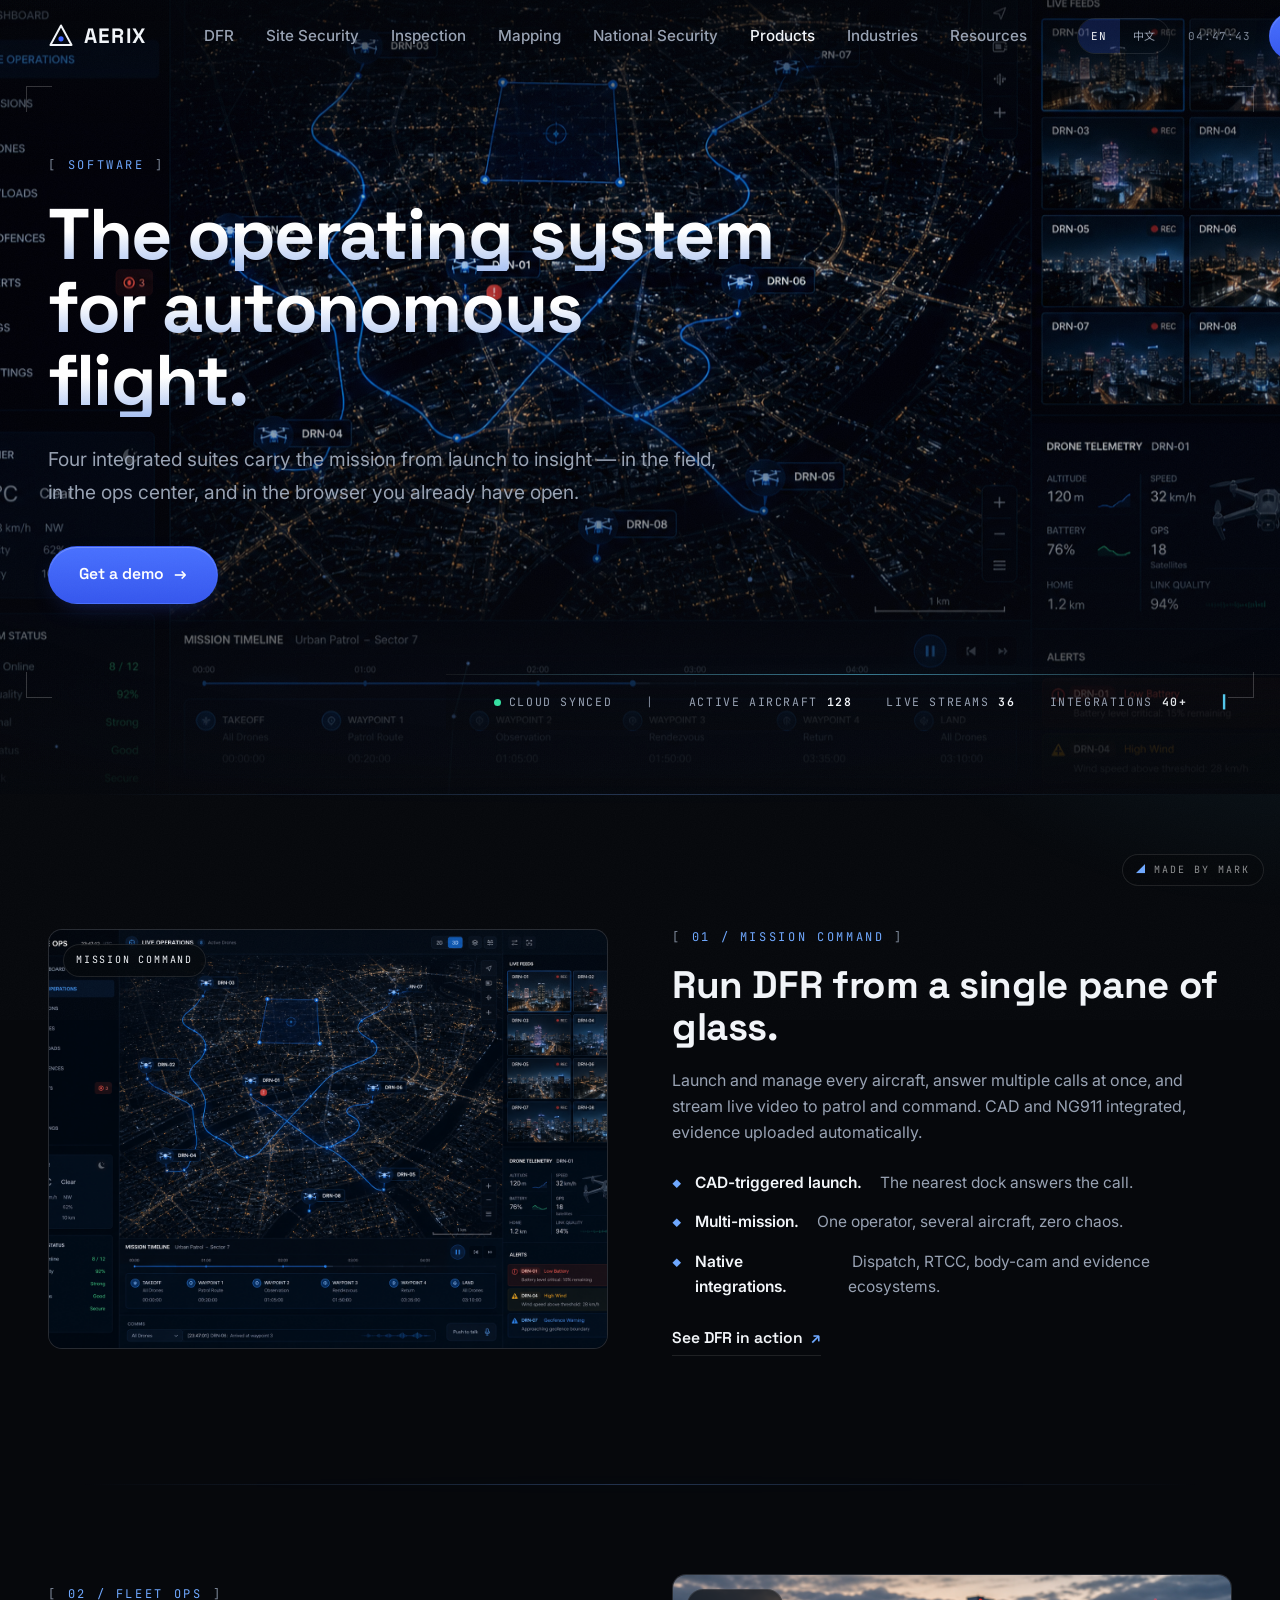
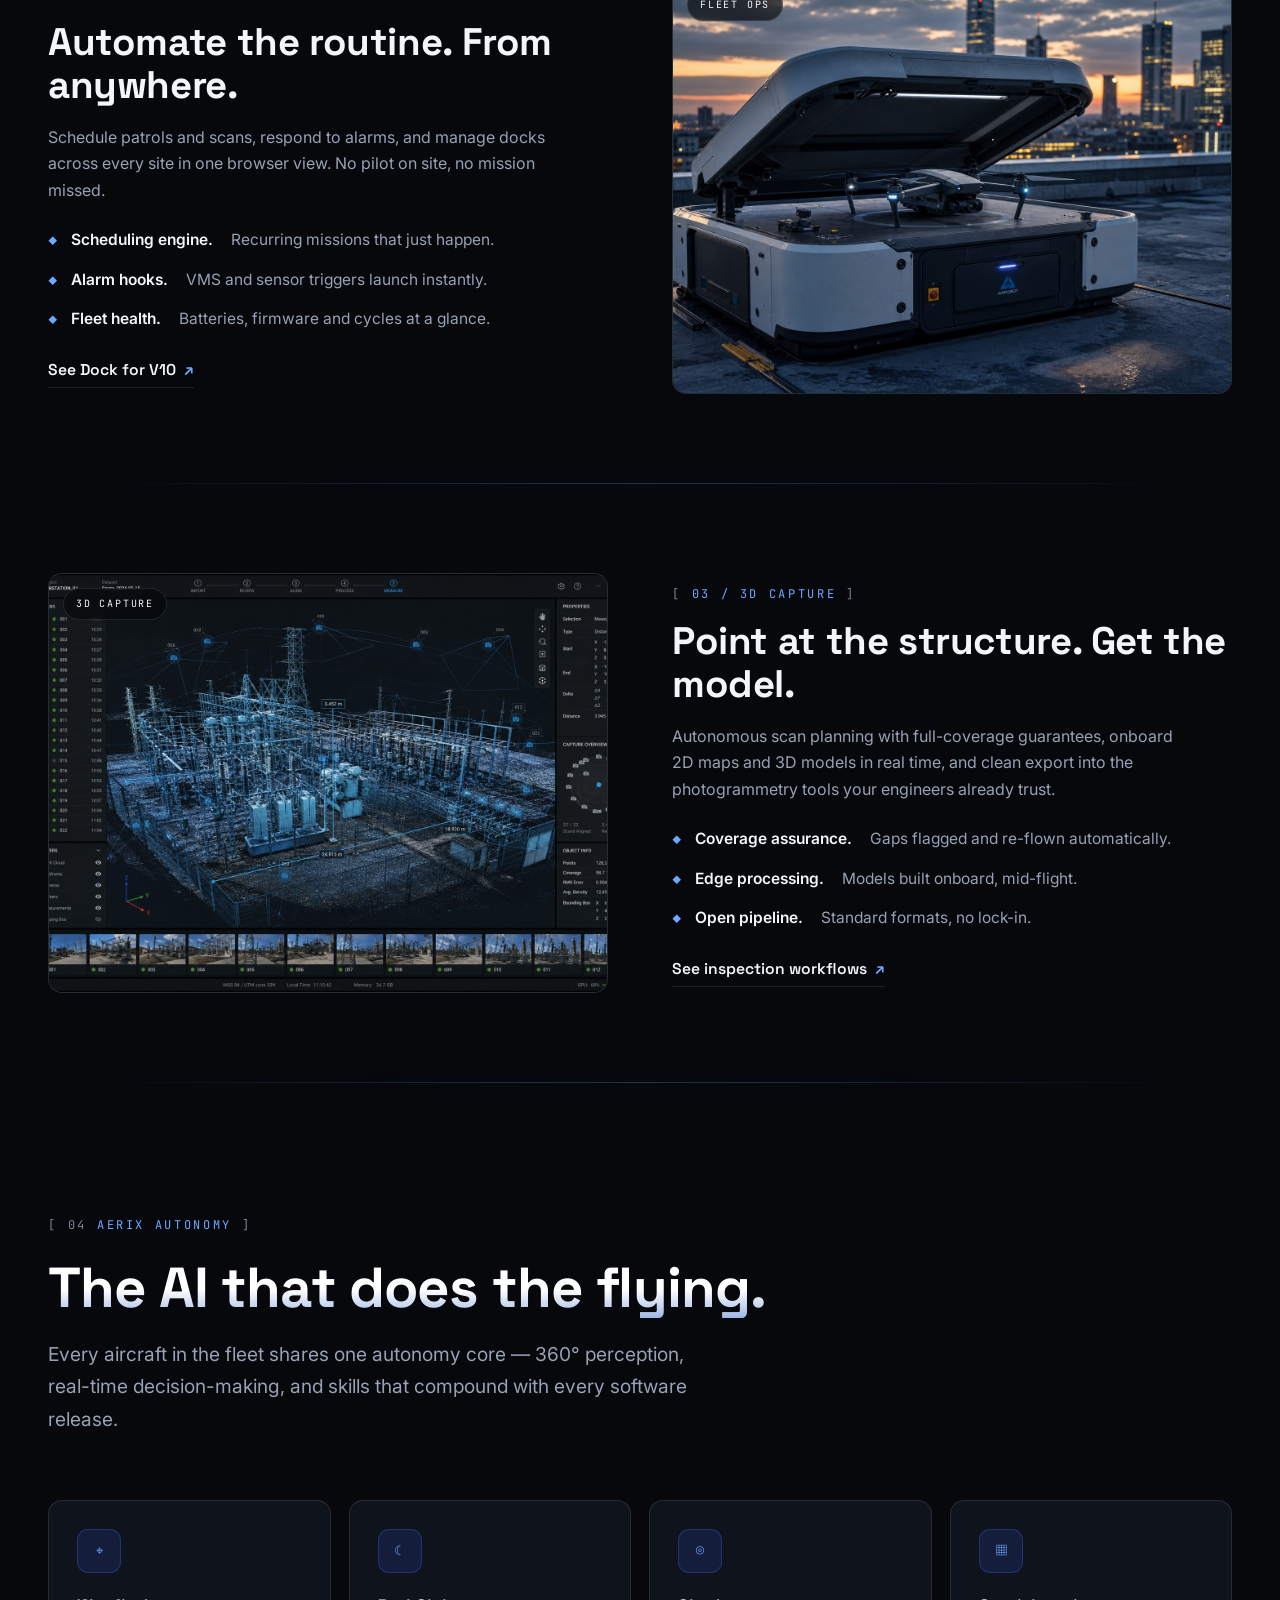
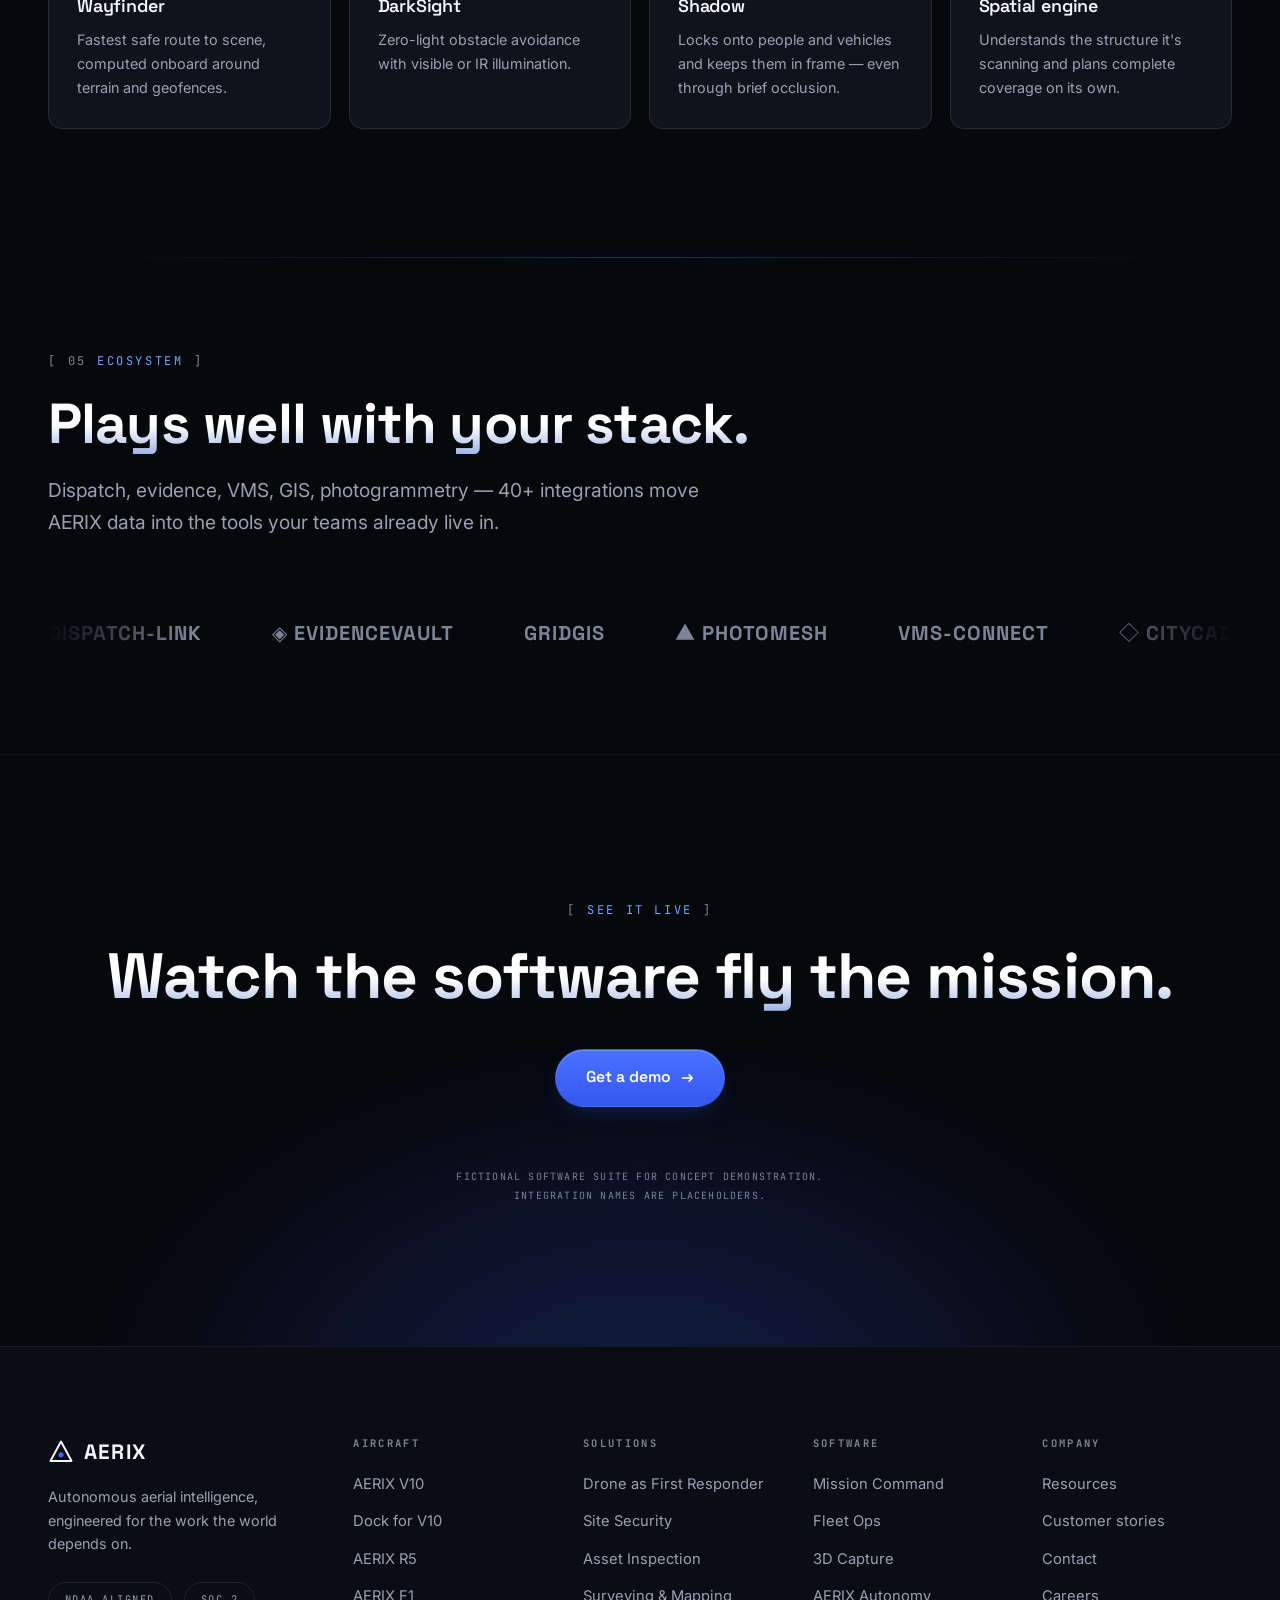
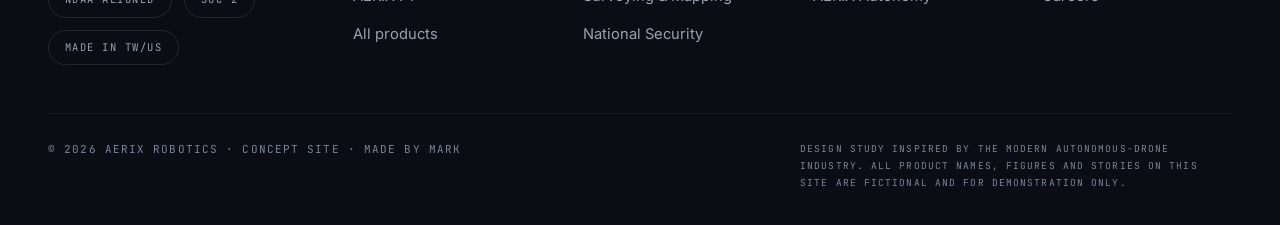
<file: software.html>
<!DOCTYPE html>
<html lang="en">
<head>
<meta charset="UTF-8">
<meta name="viewport" content="width=device-width, initial-scale=1.0">
<title>Software — AERIX</title>
<meta property="og:type" content="website">
<meta property="og:site_name" content="AERIX">
<link rel="canonical" href="https://a0938765923.github.io/aerix-site/software.html">
<meta property="og:url" content="https://a0938765923.github.io/aerix-site/software.html">
<meta property="og:title" content="Software — AERIX">
<meta property="og:description" content="Mission Command, Fleet Ops, 3D Capture and AERIX Autonomy — the software that makes the fleet fly.">
<meta property="og:image" content="https://a0938765923.github.io/aerix-site/assets/img/ui-command.png">
<meta name="twitter:card" content="summary_large_image">
<meta name="twitter:title" content="Software — AERIX">
<meta name="twitter:description" content="Mission Command, Fleet Ops, 3D Capture and AERIX Autonomy — the software that makes the fleet fly.">
<meta name="twitter:image" content="https://a0938765923.github.io/aerix-site/assets/img/ui-command.png">
<meta name="description" content="Mission Command, Fleet Ops, 3D Capture and AERIX Autonomy — the software that makes the fleet fly.">
<link rel="icon" href="data:image/svg+xml,%3Csvg xmlns='http://www.w3.org/2000/svg' viewBox='0 0 32 32'%3E%3Cpath d='M16 3 29 27H3L16 3Z' fill='none' stroke='%236FA8FF' stroke-width='2.4'/%3E%3Ccircle cx='16' cy='19.5' r='3.2' fill='%233D63FF'/%3E%3C/svg%3E">
<link rel="preconnect" href="https://fonts.googleapis.com">
<link rel="preconnect" href="https://fonts.gstatic.com" crossorigin>
<link href="https://fonts.googleapis.com/css2?family=Space+Grotesk:wght@500;600;700&family=Inter:wght@400;500;600&family=JetBrains+Mono:wght@400;600&family=Noto+Sans+TC:wght@400;500;700&display=swap" rel="stylesheet">
<link rel="stylesheet" href="assets/css/main.css?v=11">
</head>
<body data-page="products" data-title-zh="軟體 — AERIX">

<header id="site-header"></header>

<main>

<section class="hero page-hero">
  <div class="hero-media">
    <img src="assets/img/ui-command.png" alt="Mission Command operations interface" data-fallback>
  </div>
  <div class="hud" aria-hidden="true"><i></i><i></i><i></i><i></i></div>
  <div class="hero-inner">
    <span class="kicker" data-zh="軟體">SOFTWARE</span>
    <h1 class="display" data-zh="自主飛行的作業系統。">The operating system for autonomous flight.</h1>
    <p class="lede" data-zh="四套整合軟體，把任務從起飛一路帶到洞察——在現場、在指揮中心、在你已經開著的那個瀏覽器分頁。">Four integrated suites carry the mission from launch to insight — in the field, in the ops center, and in the browser you already have open.</p>
    <div class="hero-ctas">
      <a class="btn" href="contact.html" data-zh="預約展示">Get a demo</a>
    </div>
  </div>
  <div class="telemetry">
    <div class="telemetry-inner">
      <span><span class="dot"></span><span data-zh="雲端已同步">CLOUD SYNCED</span></span>
      <span class="sep">|</span>
      <span><span data-zh="活躍飛行器">ACTIVE AIRCRAFT</span> <b>128</b></span>
      <span><span data-zh="即時串流">LIVE STREAMS</span> <b>36</b></span>
      <span><span data-zh="整合服務">INTEGRATIONS</span> <b>40+</b></span>
    </div>
  </div>
</section>

<!-- MISSION COMMAND -->
<section class="section" id="command">
  <div class="wrap">
    <div class="split reveal">
      <div class="split-media"><img src="assets/img/ui-command.png" alt="Mission Command live map with multiple aircraft" data-fallback><span class="chip">MISSION COMMAND</span></div>
      <div class="split-copy">
        <span class="kicker">01 / MISSION COMMAND</span>
        <h2 data-zh="一個畫面，指揮整個 DFR。">Run DFR from a single pane of glass.</h2>
        <p data-zh="啟動並管理每一台飛行器、同時回應多起報案，並把即時影像串流給前線與指揮層。整合派遣系統，證據自動上傳歸檔。">Launch and manage every aircraft, answer multiple calls at once, and stream live video to patrol and command. CAD and NG911 integrated, evidence uploaded automatically.</p>
        <ul class="feature-list">
          <li data-zh='<b>派遣觸發起飛。</b>最近的機巢自動應答。'><b>CAD-triggered launch.</b>&nbsp;The nearest dock answers the call.</li>
          <li data-zh='<b>多任務並行。</b>一名操作員、多台飛行器、零混亂。'><b>Multi-mission.</b>&nbsp;One operator, several aircraft, zero chaos.</li>
          <li data-zh='<b>原生整合。</b>派遣、勤指、密錄器與證據系統無縫接軌。'><b>Native integrations.</b>&nbsp;Dispatch, RTCC, body-cam and evidence ecosystems.</li>
        </ul>
        <a class="link-arrow" href="dfr.html" data-zh="看 DFR 實戰">See DFR in action</a>
      </div>
    </div>
  </div>
</section>

<!-- FLEET OPS -->
<section class="section tight" id="remote">
  <div class="wrap">
    <div class="split rev reveal">
      <div class="split-media"><img src="assets/img/dock-hero.png" alt="Remote dock operations" data-fallback><span class="chip">FLEET OPS</span></div>
      <div class="split-copy">
        <span class="kicker">02 / FLEET OPS</span>
        <h2 data-zh="例行工作自動化。人在哪都行。">Automate the routine. From anywhere.</h2>
        <p data-zh="排程巡邏與掃描、回應警報，並在單一瀏覽器視圖管理所有場域的機巢。現場沒有飛手，任務照樣不漏。">Schedule patrols and scans, respond to alarms, and manage docks across every site in one browser view. No pilot on site, no mission missed.</p>
        <ul class="feature-list">
          <li data-zh='<b>排程引擎。</b>週期任務自己準時發生。'><b>Scheduling engine.</b>&nbsp;Recurring missions that just happen.</li>
          <li data-zh='<b>警報掛鉤。</b>VMS 與感測器觸發即刻起飛。'><b>Alarm hooks.</b>&nbsp;VMS and sensor triggers launch instantly.</li>
          <li data-zh='<b>機隊健康。</b>電池、韌體與循環次數一目瞭然。'><b>Fleet health.</b>&nbsp;Batteries, firmware and cycles at a glance.</li>
        </ul>
        <a class="link-arrow" href="dock.html" data-zh="看 Dock 機巢">See Dock for V10</a>
      </div>
    </div>
  </div>
</section>

<!-- 3D CAPTURE -->
<section class="section tight" id="scan">
  <div class="wrap">
    <div class="split reveal">
      <div class="split-media"><img src="assets/img/ui-scan.png" alt="3D Capture model view" data-fallback><span class="chip">3D CAPTURE</span></div>
      <div class="split-copy">
        <span class="kicker">03 / 3D CAPTURE</span>
        <h2 data-zh="指向結構物，模型自己來。">Point at the structure. Get the model.</h2>
        <p data-zh="自主掃描規劃、覆蓋率保證、機上即時 2D 圖與 3D 模型，並乾淨匯出到工程師信任的攝影測量工具。">Autonomous scan planning with full-coverage guarantees, onboard 2D maps and 3D models in real time, and clean export into the photogrammetry tools your engineers already trust.</p>
        <ul class="feature-list">
          <li data-zh='<b>覆蓋保證。</b>缺口自動標記、自動補飛。'><b>Coverage assurance.</b>&nbsp;Gaps flagged and re-flown automatically.</li>
          <li data-zh='<b>邊緣運算。</b>模型在飛行途中就建好。'><b>Edge processing.</b>&nbsp;Models built onboard, mid-flight.</li>
          <li data-zh='<b>開放管線。</b>標準格式，不鎖平台。'><b>Open pipeline.</b>&nbsp;Standard formats, no lock-in.</li>
        </ul>
        <a class="link-arrow" href="asset-inspection.html" data-zh="看巡檢工作流程">See inspection workflows</a>
      </div>
    </div>
  </div>
</section>

<!-- AUTONOMY -->
<section class="section" id="autonomy">
  <div class="wrap">
    <div class="section-head reveal">
      <span class="kicker"><span class="idx">04</span> AERIX AUTONOMY</span>
      <h2 class="title" data-zh="替你飛行的 AI。">The AI that does the flying.</h2>
      <p class="lede" data-zh="整個機隊共用同一個自主核心——360° 感知、即時決策，能力隨每次軟體更新持續複利成長。">Every aircraft in the fleet shares one autonomy core — 360° perception, real-time decision-making, and skills that compound with every software release.</p>
    </div>
    <div class="grid-4">
      <div class="mini-card reveal"><div class="ic">⌖</div><h3>Wayfinder</h3><p data-zh="機上演算最快安全航線，避開地形與地理圍欄。">Fastest safe route to scene, computed onboard around terrain and geofences.</p></div>
      <div class="mini-card reveal d1"><div class="ic">☾</div><h3>DarkSight</h3><p data-zh="可見光或紅外照明的零光源避障。">Zero-light obstacle avoidance with visible or IR illumination.</p></div>
      <div class="mini-card reveal d2"><div class="ic">◎</div><h3>Shadow</h3><p data-zh="鎖定人車並保持入鏡——短暫被遮蔽也能自動重新捕捉。">Locks onto people and vehicles and keeps them in frame — even through brief occlusion.</p></div>
      <div class="mini-card reveal d3"><div class="ic">▦</div><h3 data-zh="空間引擎">Spatial engine</h3><p data-zh="理解掃描對象的結構，自主規劃完整覆蓋。">Understands the structure it's scanning and plans complete coverage on its own.</p></div>
    </div>
  </div>
</section>

<!-- INTEGRATIONS -->
<section class="section tight">
  <div class="wrap">
    <div class="section-head reveal">
      <span class="kicker"><span class="idx">05</span> <span data-zh="生態系">ECOSYSTEM</span></span>
      <h2 class="title" data-zh="跟你的系統處得很好。">Plays well with your stack.</h2>
      <p class="lede" data-zh="派遣、證據、監控、GIS、攝影測量——40+ 種整合，把 AERIX 數據送進團隊已經在用的工具。">Dispatch, evidence, VMS, GIS, photogrammetry — 40+ integrations move AERIX data into the tools your teams already live in.</p>
    </div>
    <div class="marquee reveal">
      <div class="marquee-track">
        <span class="lg">DISPATCH-LINK</span><span class="lg">◈ EVIDENCEVAULT</span><span class="lg">GRIDGIS</span>
        <span class="lg">▲ PHOTOMESH</span><span class="lg">VMS-CONNECT</span><span class="lg">◇ CITYCAD</span>
        <span class="lg">STREAMBRIDGE</span><span class="lg">● TWINBUILDER</span>
        <span class="lg">DISPATCH-LINK</span><span class="lg">◈ EVIDENCEVAULT</span><span class="lg">GRIDGIS</span>
        <span class="lg">▲ PHOTOMESH</span><span class="lg">VMS-CONNECT</span><span class="lg">◇ CITYCAD</span>
        <span class="lg">STREAMBRIDGE</span><span class="lg">● TWINBUILDER</span>
      </div>
    </div>
  </div>
</section>

<section class="cta-final">
  <div class="wrap">
    <span class="kicker" data-zh="現場看">SEE IT LIVE</span>
    <h2 class="title" data-zh="看軟體怎麼把任務飛完。">Watch the software fly the mission.</h2>
    <a class="btn" href="contact.html" data-zh="預約展示">Get a demo</a>
    <p class="mono-note" data-zh="虛構軟體套件，僅供概念展示。整合名稱皆為虛構。">Fictional software suite for concept demonstration. Integration names are placeholders.</p>
  </div>
</section>

</main>

<footer id="site-footer"></footer>
<script src="assets/js/main.js?v=11"></script>
</body>
</html>
</file>
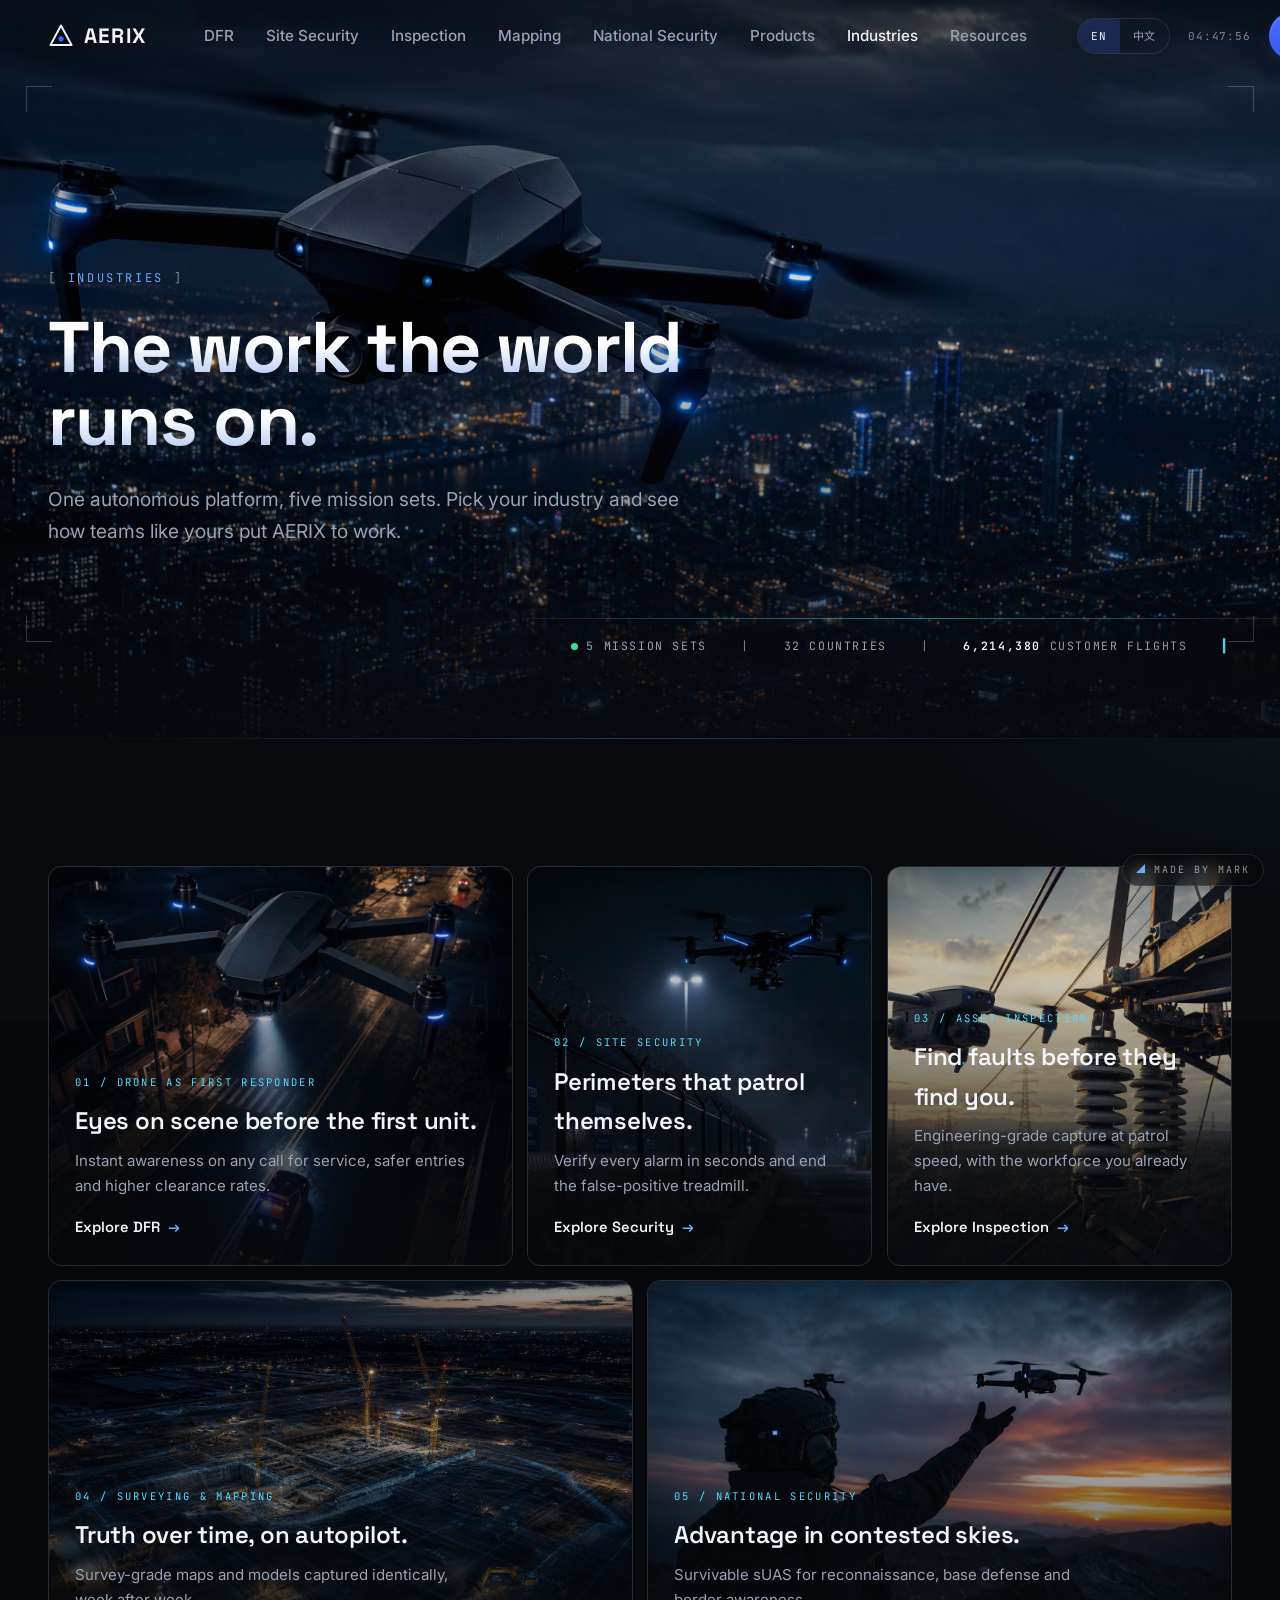
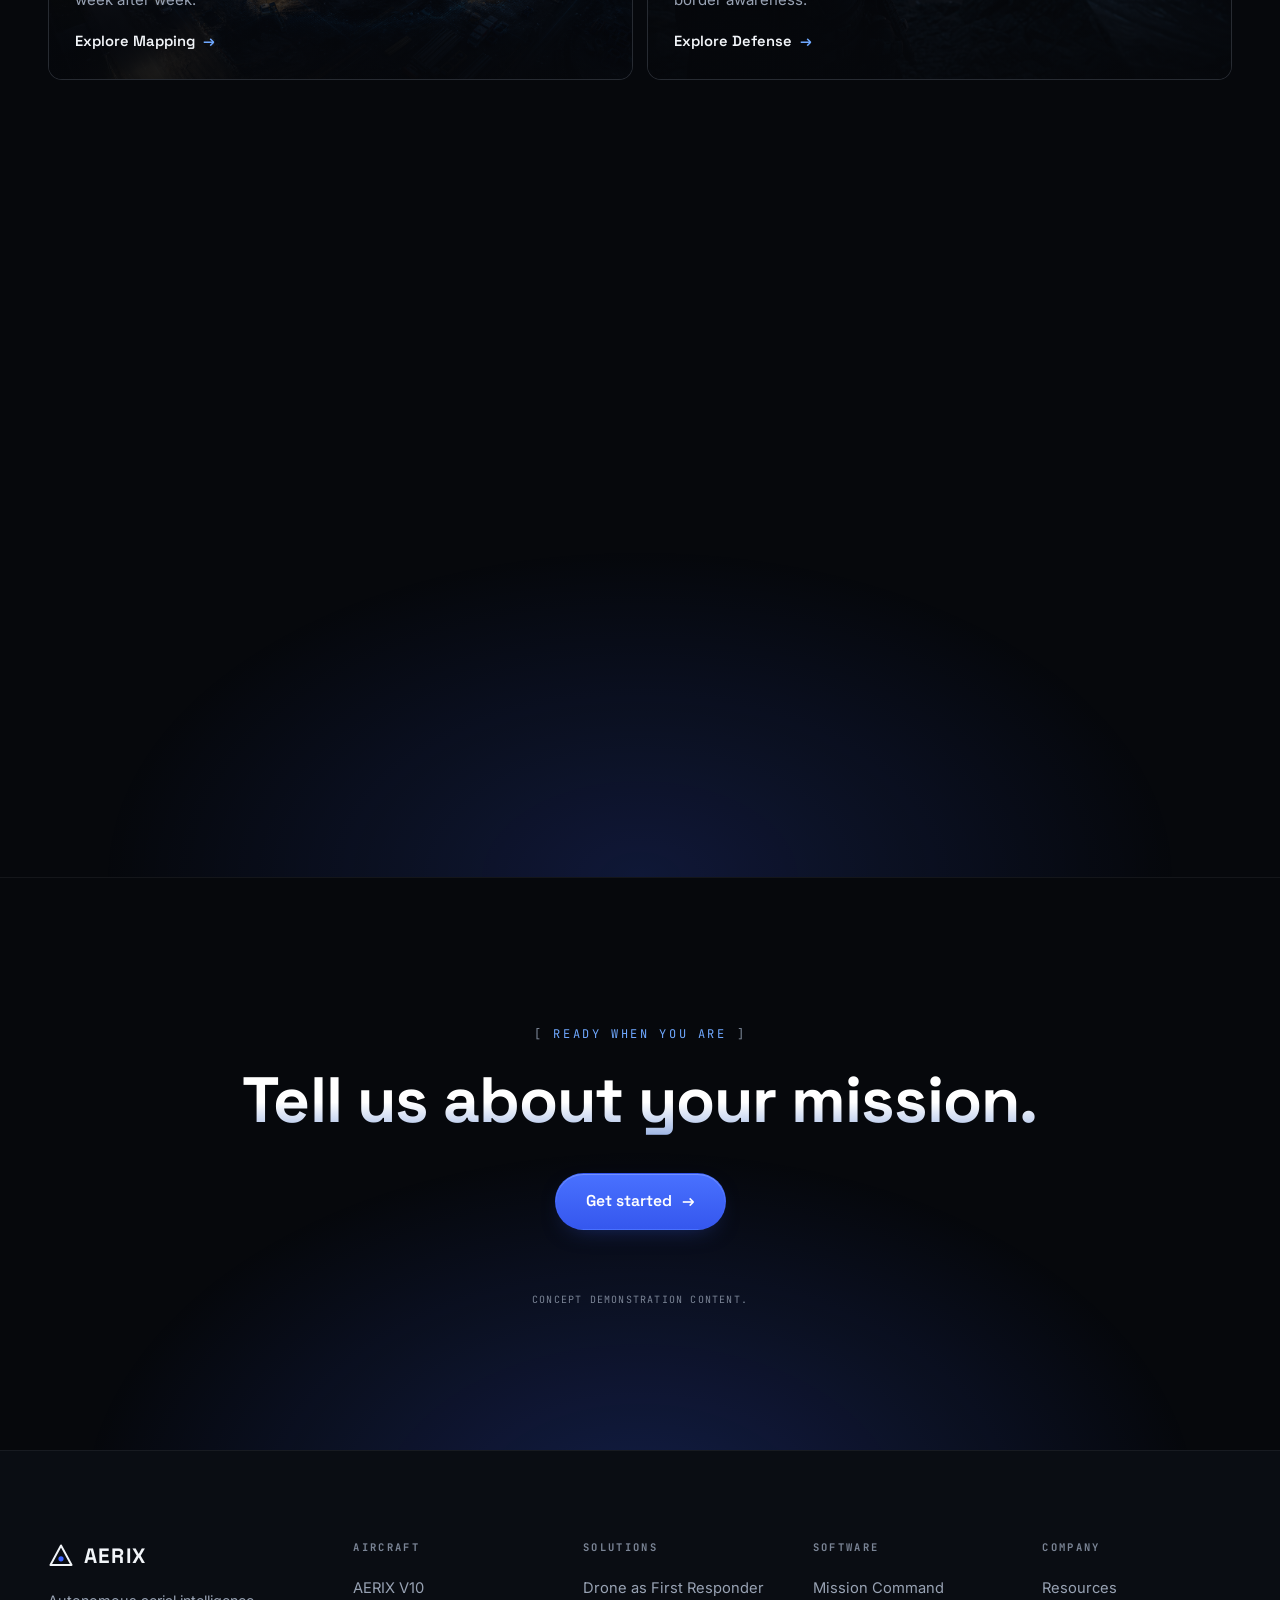
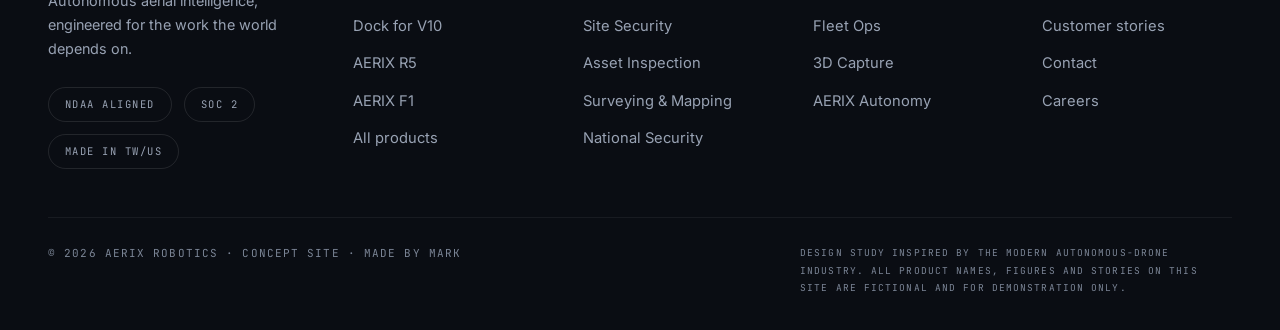
<file: solutions.html>
<!DOCTYPE html>
<html lang="en">
<head>
<meta charset="UTF-8">
<meta name="viewport" content="width=device-width, initial-scale=1.0">
<title>Industries — AERIX</title>
<meta property="og:type" content="website">
<meta property="og:site_name" content="AERIX">
<link rel="canonical" href="https://a0938765923.github.io/aerix-site/solutions.html">
<meta property="og:url" content="https://a0938765923.github.io/aerix-site/solutions.html">
<meta property="og:title" content="Industries — AERIX">
<meta property="og:description" content="One autonomous platform serving public safety, security, energy, construction and defense.">
<meta property="og:image" content="https://a0938765923.github.io/aerix-site/assets/img/hero-home.png">
<meta name="twitter:card" content="summary_large_image">
<meta name="twitter:title" content="Industries — AERIX">
<meta name="twitter:description" content="One autonomous platform serving public safety, security, energy, construction and defense.">
<meta name="twitter:image" content="https://a0938765923.github.io/aerix-site/assets/img/hero-home.png">
<meta name="description" content="One autonomous platform serving public safety, security, energy, construction and defense.">
<link rel="icon" href="data:image/svg+xml,%3Csvg xmlns='http://www.w3.org/2000/svg' viewBox='0 0 32 32'%3E%3Cpath d='M16 3 29 27H3L16 3Z' fill='none' stroke='%236FA8FF' stroke-width='2.4'/%3E%3Ccircle cx='16' cy='19.5' r='3.2' fill='%233D63FF'/%3E%3C/svg%3E">
<link rel="preconnect" href="https://fonts.googleapis.com">
<link rel="preconnect" href="https://fonts.gstatic.com" crossorigin>
<link href="https://fonts.googleapis.com/css2?family=Space+Grotesk:wght@500;600;700&family=Inter:wght@400;500;600&family=JetBrains+Mono:wght@400;600&family=Noto+Sans+TC:wght@400;500;700&display=swap" rel="stylesheet">
<link rel="stylesheet" href="assets/css/main.css?v=11">
</head>
<body data-page="solutions" data-title-zh="產業應用 — AERIX">

<header id="site-header"></header>

<main>

<section class="hero page-hero short">
  <div class="hero-media">
    <img src="assets/img/hero-home.png" alt="AERIX aircraft over a city skyline" data-fallback>
  </div>
  <div class="hud" aria-hidden="true"><i></i><i></i><i></i><i></i></div>
  <div class="hero-inner">
    <span class="kicker" data-zh="產業應用">INDUSTRIES</span>
    <h1 class="display" data-zh="世界賴以運轉的工作。">The work the world runs on.</h1>
    <p class="lede" data-zh="一個自主平台、五種任務型態。選擇你的產業，看看同行如何把 AERIX 投入實戰。">One autonomous platform, five mission sets. Pick your industry and see how teams like yours put AERIX to work.</p>
  </div>
  <div class="telemetry">
    <div class="telemetry-inner">
      <span><span class="dot"></span><span data-zh="5 種任務型態">5 MISSION SETS</span></span>
      <span class="sep">|</span>
      <span><span data-zh="32 個國家">32 COUNTRIES</span></span>
      <span class="sep">|</span>
      <span><b data-count="6214380">0</b> <span data-zh="客戶飛行架次">CUSTOMER FLIGHTS</span></span>
    </div>
  </div>
</section>

<section class="section">
  <div class="wrap">
    <div class="industry-grid">
      <a class="card reveal" href="dfr.html" style="min-height:400px">
        <div class="card-media"><img src="assets/img/sol-dfr.png" alt="DFR" data-fallback></div>
        <div class="lock"><i></i><i></i><i></i><i></i></div>
        <div class="card-body">
          <span class="card-tag" data-zh="01 / 無人機先遣應變">01 / Drone as First Responder</span>
          <h3 data-zh="比第一台警車更早抵達現場。">Eyes on scene before the first unit.</h3>
          <p data-zh="任何報案即刻掌握現場，進入更安全、結案率更高。">Instant awareness on any call for service, safer entries and higher clearance rates.</p>
          <span class="card-cta" data-zh="探索 DFR">Explore DFR</span>
        </div>
      </a>
      <a class="card reveal d1" href="site-security.html" style="min-height:400px">
        <div class="card-media"><img src="assets/img/sol-security.png" alt="Site security" data-fallback></div>
        <div class="lock"><i></i><i></i><i></i><i></i></div>
        <div class="card-body">
          <span class="card-tag" data-zh="02 / 場域安防">02 / Site Security</span>
          <h3 data-zh="會自己巡邏的周界。">Perimeters that patrol themselves.</h3>
          <p data-zh="數秒內查證每一次警報，終結誤報跑不完的循環。">Verify every alarm in seconds and end the false-positive treadmill.</p>
          <span class="card-cta" data-zh="探索安防">Explore Security</span>
        </div>
      </a>
      <a class="card reveal d2" href="asset-inspection.html" style="min-height:400px">
        <div class="card-media"><img src="assets/img/sol-inspection.png" alt="Inspection" data-fallback></div>
        <div class="lock"><i></i><i></i><i></i><i></i></div>
        <div class="card-body">
          <span class="card-tag" data-zh="03 / 設施巡檢">03 / Asset Inspection</span>
          <h3 data-zh="在故障找上你之前找到它。">Find faults before they find you.</h3>
          <p data-zh="巡邏般的速度、工程級的拍攝——用你現有的人力。">Engineering-grade capture at patrol speed, with the workforce you already have.</p>
          <span class="card-cta" data-zh="探索巡檢">Explore Inspection</span>
        </div>
      </a>
      <a class="card reveal" href="surveying-mapping.html" style="min-height:400px">
        <div class="card-media"><img src="assets/img/sol-mapping.png" alt="Mapping" data-fallback></div>
        <div class="lock"><i></i><i></i><i></i><i></i></div>
        <div class="card-body">
          <span class="card-tag" data-zh="04 / 測繪與製圖">04 / Surveying &amp; Mapping</span>
          <h3 data-zh="時間軸上的真相，全自動。">Truth over time, on autopilot.</h3>
          <p data-zh="測量級地圖與模型，一週接一週以相同方式取得。">Survey-grade maps and models captured identically, week after week.</p>
          <span class="card-cta" data-zh="探索測繪">Explore Mapping</span>
        </div>
      </a>
      <a class="card reveal d1" href="national-security.html" style="min-height:400px">
        <div class="card-media"><img src="assets/img/sol-natsec.png" alt="National security" data-fallback></div>
        <div class="lock"><i></i><i></i><i></i><i></i></div>
        <div class="card-body">
          <span class="card-tag" data-zh="05 / 國防安全">05 / National Security</span>
          <h3 data-zh="在爭奪空域中掌握優勢。">Advantage in contested skies.</h3>
          <p data-zh="高生存性 sUAS：偵察、基地防衛、邊境態勢。">Survivable sUAS for reconnaissance, base defense and border awareness.</p>
          <span class="card-cta" data-zh="探索國防">Explore Defense</span>
        </div>
      </a>
    </div>
  </div>
</section>

<section class="claim">
  <div class="wrap reveal">
    <span class="kicker" data-zh="單一平台">ONE PLATFORM</span>
    <h2 data-zh="不同任務。同一套可信賴的自主系統。">Different missions. The same trusted autonomy.</h2>
    <p class="lede" data-zh="上面每一種方案，跑的都是同一批飛行器、同樣的機巢與軟體——你的計畫要擴張，不必打掉重練。">Every solution above runs on the same aircraft, the same Docks and the same software — so your program grows without starting over.</p>
    <a class="btn" href="products.html" data-zh="探索平台">Explore the platform</a>
  </div>
</section>

<section class="cta-final">
  <div class="wrap">
    <span class="kicker" data-zh="隨時可以開始">READY WHEN YOU ARE</span>
    <h2 class="title" data-zh="告訴我們你的任務。">Tell us about your mission.</h2>
    <a class="btn" href="contact.html" data-zh="立即開始">Get started</a>
    <p class="mono-note" data-zh="概念展示內容。">Concept demonstration content.</p>
  </div>
</section>

</main>

<footer id="site-footer"></footer>
<script src="assets/js/main.js?v=11"></script>
</body>
</html>
</file>
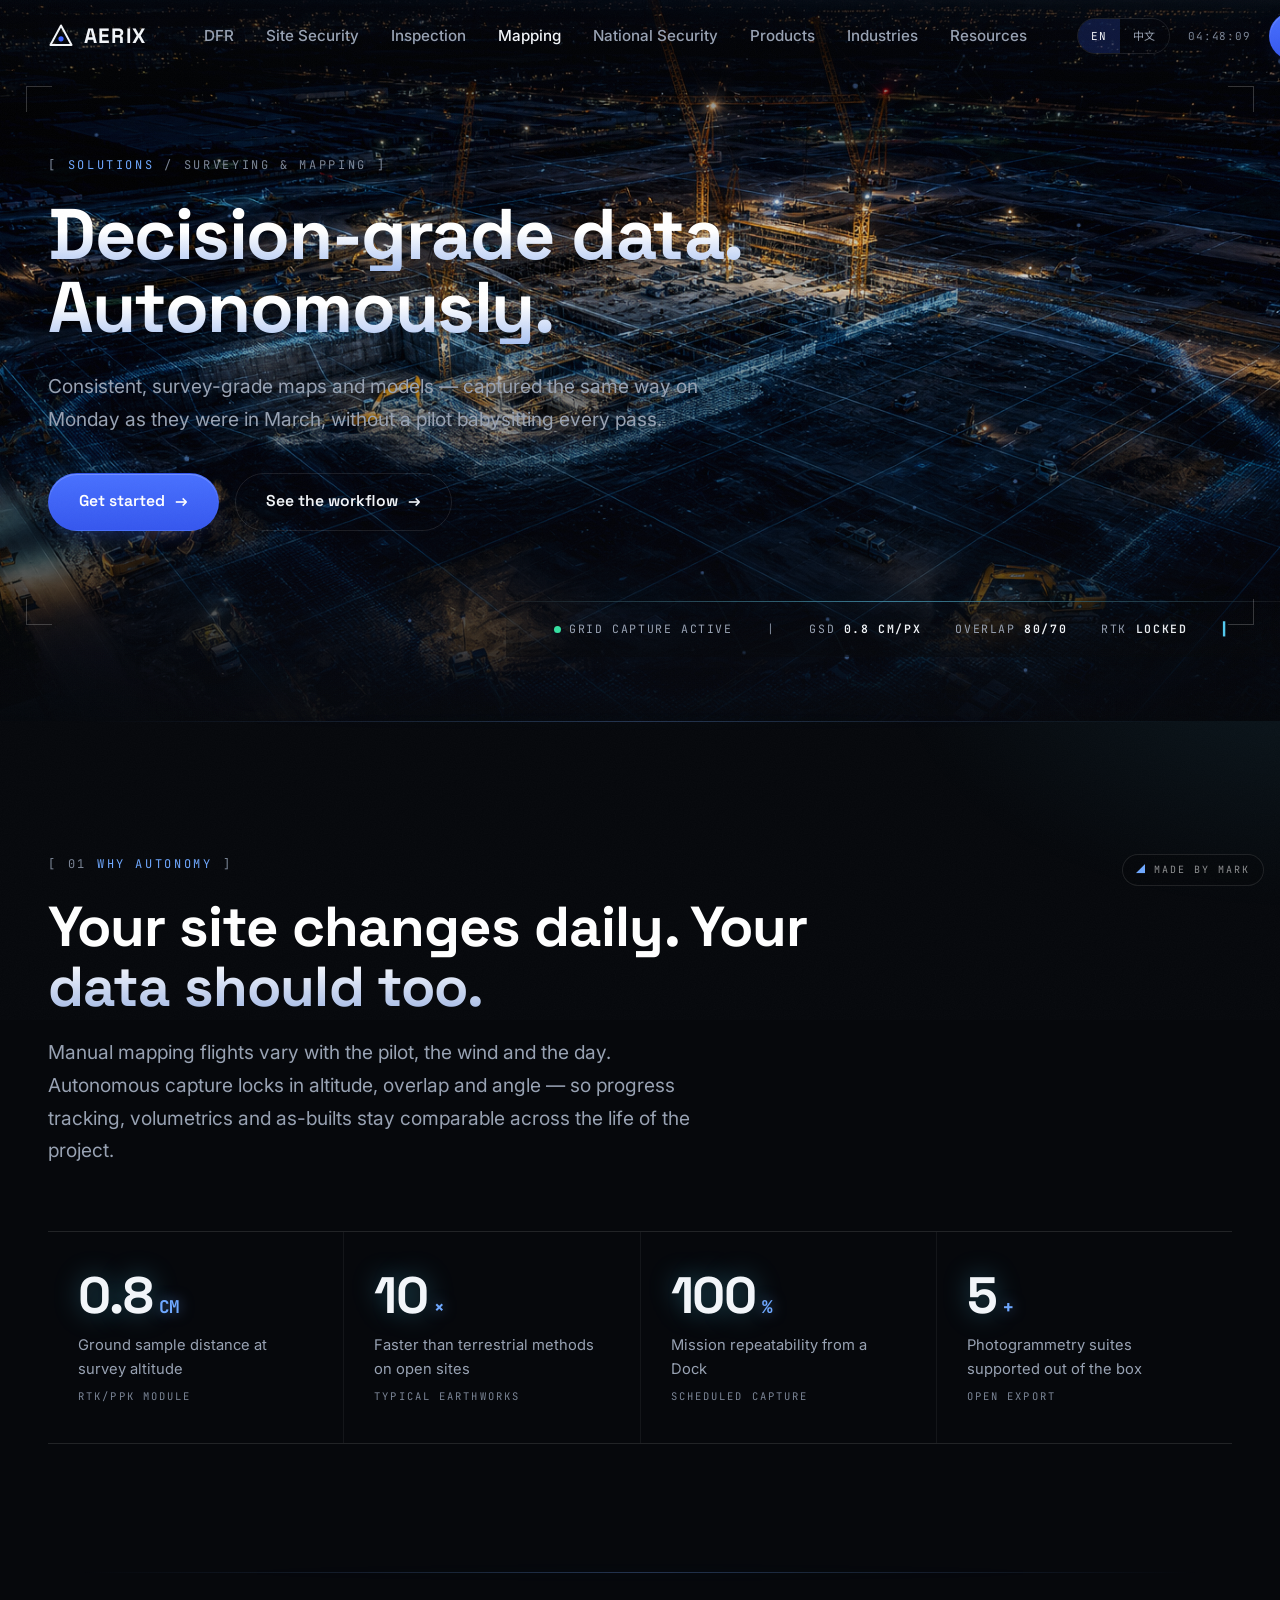
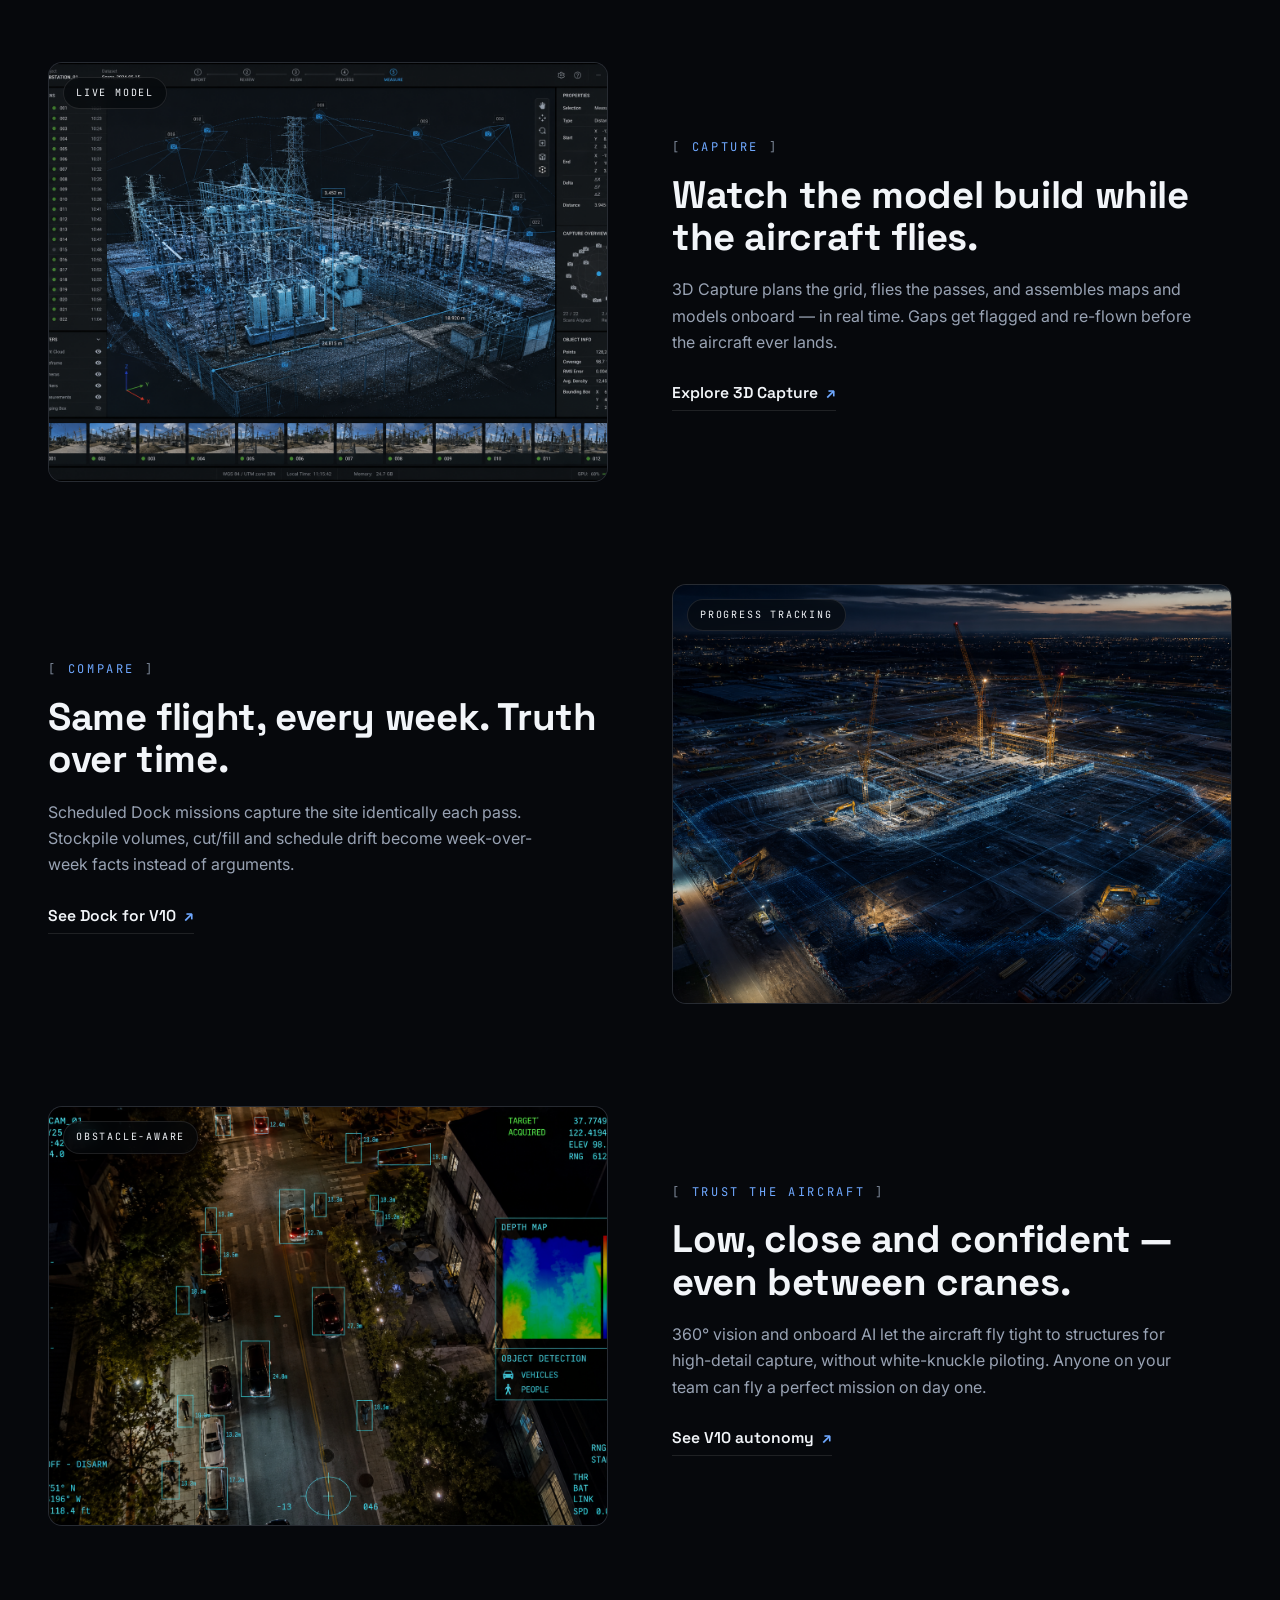
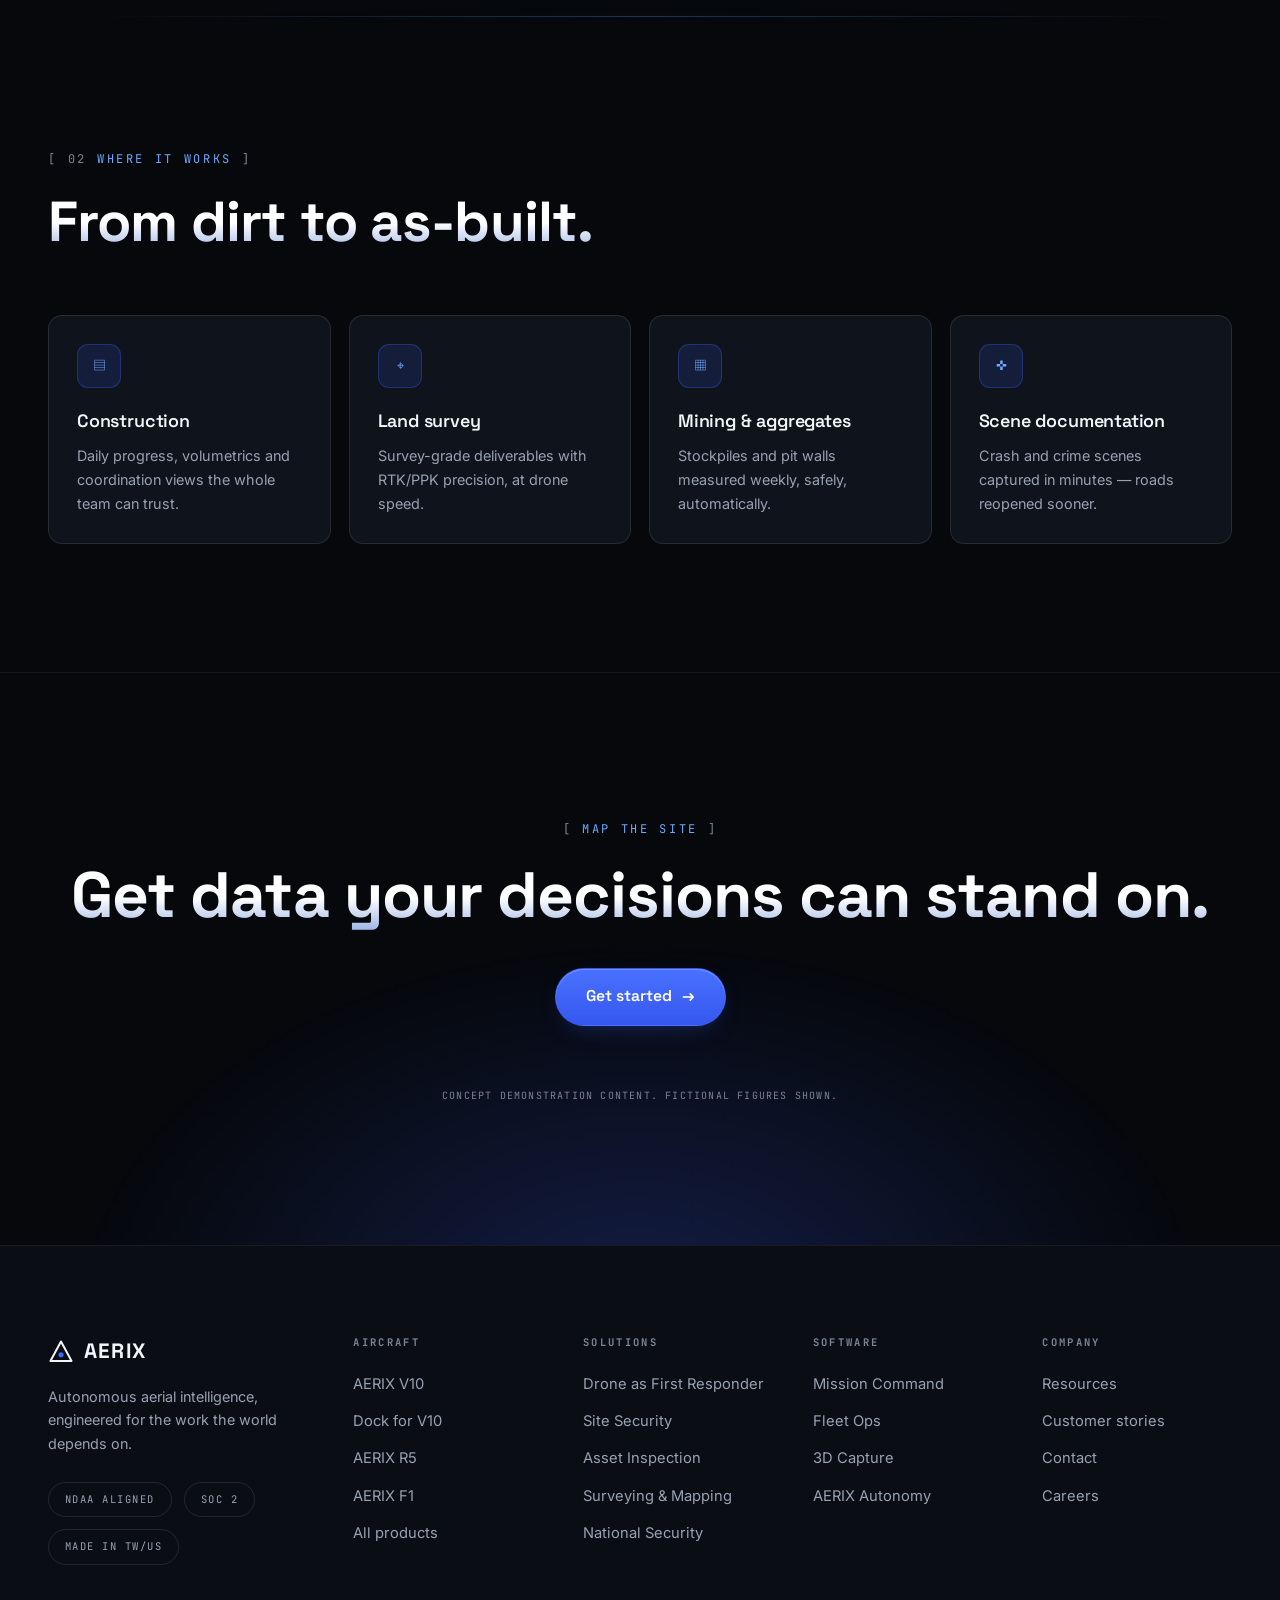
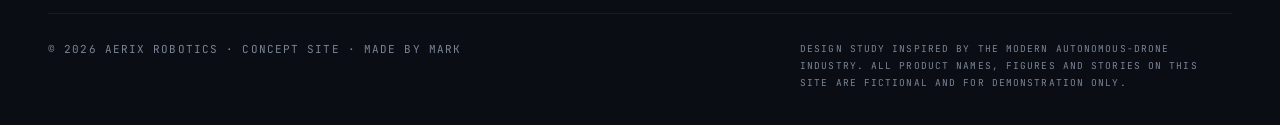
<file: surveying-mapping.html>
<!DOCTYPE html>
<html lang="en">
<head>
<meta charset="UTF-8">
<meta name="viewport" content="width=device-width, initial-scale=1.0">
<title>Surveying &amp; Mapping Drones — AERIX</title>
<meta property="og:type" content="website">
<meta property="og:site_name" content="AERIX">
<link rel="canonical" href="https://a0938765923.github.io/aerix-site/surveying-mapping.html">
<meta property="og:url" content="https://a0938765923.github.io/aerix-site/surveying-mapping.html">
<meta property="og:title" content="Surveying &amp; Mapping Drones — AERIX">
<meta property="og:description" content="Autonomous capture for survey-grade maps and 3D models, mission after mission.">
<meta property="og:image" content="https://a0938765923.github.io/aerix-site/assets/img/sol-mapping.png">
<meta name="twitter:card" content="summary_large_image">
<meta name="twitter:title" content="Surveying &amp; Mapping Drones — AERIX">
<meta name="twitter:description" content="Autonomous capture for survey-grade maps and 3D models, mission after mission.">
<meta name="twitter:image" content="https://a0938765923.github.io/aerix-site/assets/img/sol-mapping.png">
<meta name="description" content="Autonomous capture for survey-grade maps and 3D models, mission after mission.">
<link rel="icon" href="data:image/svg+xml,%3Csvg xmlns='http://www.w3.org/2000/svg' viewBox='0 0 32 32'%3E%3Cpath d='M16 3 29 27H3L16 3Z' fill='none' stroke='%236FA8FF' stroke-width='2.4'/%3E%3Ccircle cx='16' cy='19.5' r='3.2' fill='%233D63FF'/%3E%3C/svg%3E">
<link rel="preconnect" href="https://fonts.googleapis.com">
<link rel="preconnect" href="https://fonts.gstatic.com" crossorigin>
<link href="https://fonts.googleapis.com/css2?family=Space+Grotesk:wght@500;600;700&family=Inter:wght@400;500;600&family=JetBrains+Mono:wght@400;600&family=Noto+Sans+TC:wght@400;500;700&display=swap" rel="stylesheet">
<link rel="stylesheet" href="assets/css/main.css?v=11">
</head>
<body data-page="mapping" data-title-zh="測繪與製圖無人機 — AERIX">

<header id="site-header"></header>

<main>

<section class="hero page-hero">
  <div class="hero-media">
    <img src="assets/img/sol-mapping.png" alt="Autonomous drone mapping a construction site" data-fallback>
  </div>
  <div class="hud" aria-hidden="true"><i></i><i></i><i></i><i></i></div>
  <div class="hero-inner">
    <span class="kicker"><span data-zh="解決方案">SOLUTIONS</span> <span class="idx" data-zh="/ 測繪與製圖">/ SURVEYING &amp; MAPPING</span></span>
    <h1 class="display" data-zh="決策級數據。全自動取得。">Decision-grade data. Autonomously.</h1>
    <p class="lede" data-zh="一致的測量級地圖與模型——週一拍的和三月拍的方法完全相同，而且不需要飛手全程盯著。">Consistent, survey-grade maps and models — captured the same way on Monday as they were in March, without a pilot babysitting every pass.</p>
    <div class="hero-ctas">
      <a class="btn" href="contact.html" data-zh="立即開始">Get started</a>
      <a class="btn ghost" href="#workflow" data-zh="看作業流程">See the workflow</a>
    </div>
  </div>
  <div class="telemetry">
    <div class="telemetry-inner">
      <span><span class="dot"></span><span data-zh="網格拍攝執行中">GRID CAPTURE ACTIVE</span></span>
      <span class="sep">|</span>
      <span>GSD <b>0.8 CM/PX</b></span>
      <span><span data-zh="重疊率">OVERLAP</span> <b>80/70</b></span>
      <span>RTK <b data-zh="已定位">LOCKED</b></span>
    </div>
  </div>
</section>

<section class="section" id="workflow">
  <div class="wrap">
    <div class="section-head reveal">
      <span class="kicker"><span class="idx">01</span> <span data-zh="為什麼要自主飛行">WHY AUTONOMY</span></span>
      <h2 class="title" data-zh="工地每天在變，數據也該跟上。">Your site changes daily. Your data should too.</h2>
      <p class="lede" data-zh="人工測繪的成果隨飛手、風況與日子而變。自主拍攝把航高、重疊率與角度鎖定——讓進度追蹤、土方量與竣工圖，在整個專案週期都能互相比對。">Manual mapping flights vary with the pilot, the wind and the day. Autonomous capture locks in altitude, overlap and angle — so progress tracking, volumetrics and as-builts stay comparable across the life of the project.</p>
    </div>

    <div class="stats-row reveal">
      <div class="stat"><div class="num">0.8<small>CM</small></div><div class="lbl" data-zh="測量航高下的地面解析度">Ground sample distance at survey altitude</div><div class="lbl-mono" data-zh="RTK/PPK 模組">RTK/PPK MODULE</div></div>
      <div class="stat"><div class="num">10<small>×</small></div><div class="lbl" data-zh="開闊場地較地面測量提速">Faster than terrestrial methods on open sites</div><div class="lbl-mono" data-zh="一般土方工程">TYPICAL EARTHWORKS</div></div>
      <div class="stat"><div class="num">100<small>%</small></div><div class="lbl" data-zh="機巢任務的可重複性">Mission repeatability from a Dock</div><div class="lbl-mono" data-zh="排程拍攝">SCHEDULED CAPTURE</div></div>
      <div class="stat"><div class="num">5<small>+</small></div><div class="lbl" data-zh="原生支援的攝影測量軟體">Photogrammetry suites supported out of the box</div><div class="lbl-mono" data-zh="開放匯出">OPEN EXPORT</div></div>
    </div>
  </div>
</section>

<section class="section tight">
  <div class="wrap">
    <div class="split reveal">
      <div class="split-media"><img src="assets/img/ui-scan.png" alt="Real-time 3D model building in flight" data-fallback><span class="chip" data-zh="即時模型">LIVE MODEL</span></div>
      <div class="split-copy">
        <span class="kicker" data-zh="拍攝">CAPTURE</span>
        <h2 data-zh="邊飛，邊看模型長出來。">Watch the model build while the aircraft flies.</h2>
        <p data-zh="3D Capture 自動規劃網格、執飛航線，並在機上即時拼接地圖與模型。有缺口當場標記、當場補飛——落地前就是完整成果。">3D Capture plans the grid, flies the passes, and assembles maps and models onboard — in real time. Gaps get flagged and re-flown before the aircraft ever lands.</p>
        <a class="link-arrow" href="software.html#scan" data-zh="探索 3D Capture">Explore 3D Capture</a>
      </div>
    </div>

    <div class="split rev reveal">
      <div class="split-media"><img src="assets/img/sol-mapping.png" alt="Construction progress over time" data-fallback><span class="chip" data-zh="進度追蹤">PROGRESS TRACKING</span></div>
      <div class="split-copy">
        <span class="kicker" data-zh="比對">COMPARE</span>
        <h2 data-zh="每週同一趟航線。時間軸上的真相。">Same flight, every week. Truth over time.</h2>
        <p data-zh="機巢排程任務每次都以相同方式記錄工地。料堆體積、挖填方與工期偏移，變成一週對一週的客觀事實，而不是會議上的各說各話。">Scheduled Dock missions capture the site identically each pass. Stockpile volumes, cut/fill and schedule drift become week-over-week facts instead of arguments.</p>
        <a class="link-arrow" href="dock.html" data-zh="看 Dock 機巢">See Dock for V10</a>
      </div>
    </div>

    <div class="split reveal">
      <div class="split-media"><img src="assets/img/autonomy-vision.png" alt="Obstacle-aware low-altitude flight" data-fallback><span class="chip" data-zh="避障感知">OBSTACLE-AWARE</span></div>
      <div class="split-copy">
        <span class="kicker" data-zh="信任飛行器">TRUST THE AIRCRAFT</span>
        <h2 data-zh="塔吊之間也能低飛、貼近、穩住。">Low, close and confident — even between cranes.</h2>
        <p data-zh="360° 視覺與機載 AI 讓飛行器貼近結構拍出高細節，不需要老手緊握搖桿。團隊裡任何人，第一天就能飛出完美任務。">360° vision and onboard AI let the aircraft fly tight to structures for high-detail capture, without white-knuckle piloting. Anyone on your team can fly a perfect mission on day one.</p>
        <a class="link-arrow" href="v10.html" data-zh="看 V10 自主能力">See V10 autonomy</a>
      </div>
    </div>
  </div>
</section>

<section class="section">
  <div class="wrap">
    <div class="section-head reveal">
      <span class="kicker"><span class="idx">02</span> <span data-zh="適用場景">WHERE IT WORKS</span></span>
      <h2 class="title" data-zh="從動土到竣工。">From dirt to as-built.</h2>
    </div>
    <div class="grid-4">
      <div class="mini-card reveal"><div class="ic">▤</div><h3 data-zh="營建工程">Construction</h3><p data-zh="每日進度、土方量與全隊都能信任的協調視圖。">Daily progress, volumetrics and coordination views the whole team can trust.</p></div>
      <div class="mini-card reveal d1"><div class="ic">⌖</div><h3 data-zh="土地測量">Land survey</h3><p data-zh="RTK/PPK 精度的測量級成果，用無人機的速度交付。">Survey-grade deliverables with RTK/PPK precision, at drone speed.</p></div>
      <div class="mini-card reveal d2"><div class="ic">▦</div><h3 data-zh="礦業砂石">Mining &amp; aggregates</h3><p data-zh="料堆與坑壁每週測量，安全又全自動。">Stockpiles and pit walls measured weekly, safely, automatically.</p></div>
      <div class="mini-card reveal d3"><div class="ic">✜</div><h3 data-zh="現場重建">Scene documentation</h3><p data-zh="車禍與案發現場數分鐘記錄完成——道路更早恢復通行。">Crash and crime scenes captured in minutes — roads reopened sooner.</p></div>
    </div>
  </div>
</section>

<section class="cta-final">
  <div class="wrap">
    <span class="kicker" data-zh="繪製你的場域">MAP THE SITE</span>
    <h2 class="title" data-zh="拿到經得起決策的數據。">Get data your decisions can stand on.</h2>
    <a class="btn" href="contact.html" data-zh="立即開始">Get started</a>
    <p class="mono-note" data-zh="概念展示內容，數據皆為虛構。">Concept demonstration content. Fictional figures shown.</p>
  </div>
</section>

</main>

<footer id="site-footer"></footer>
<script src="assets/js/main.js?v=11"></script>
</body>
</html>
</file>
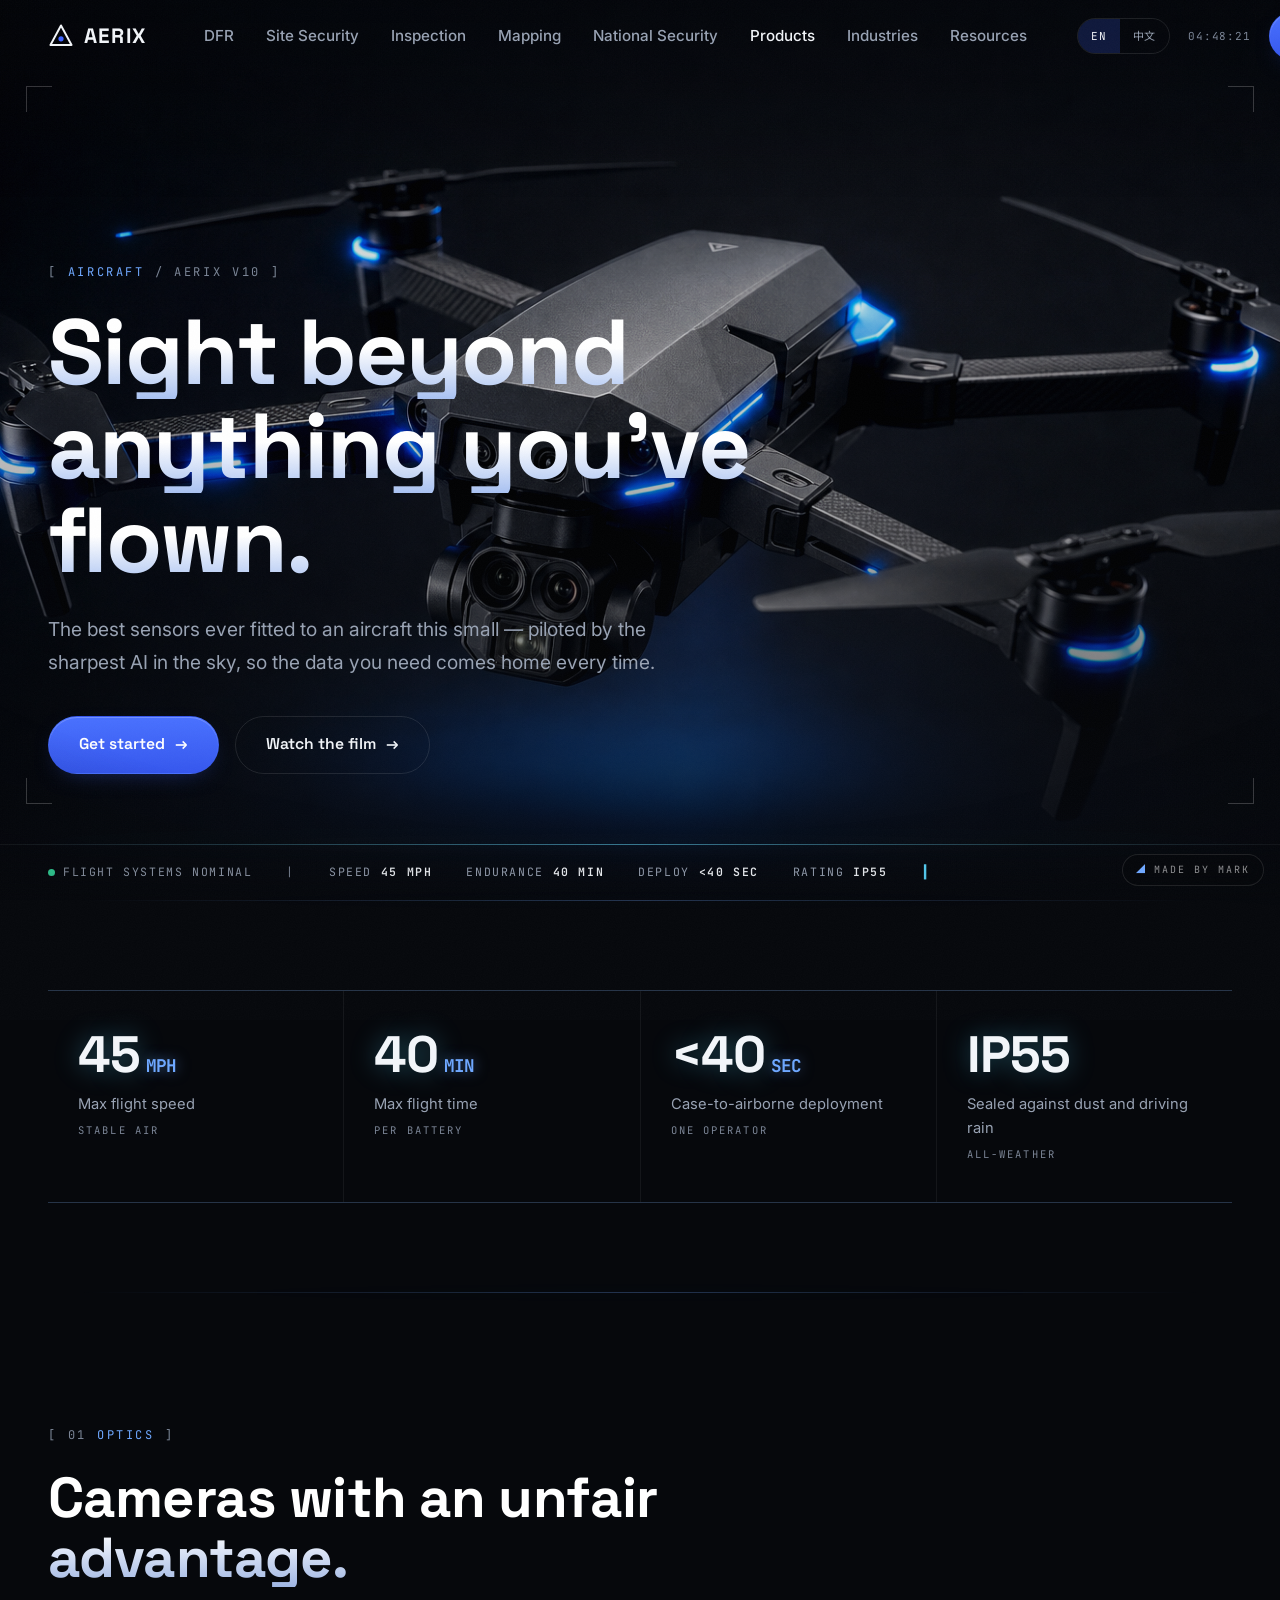
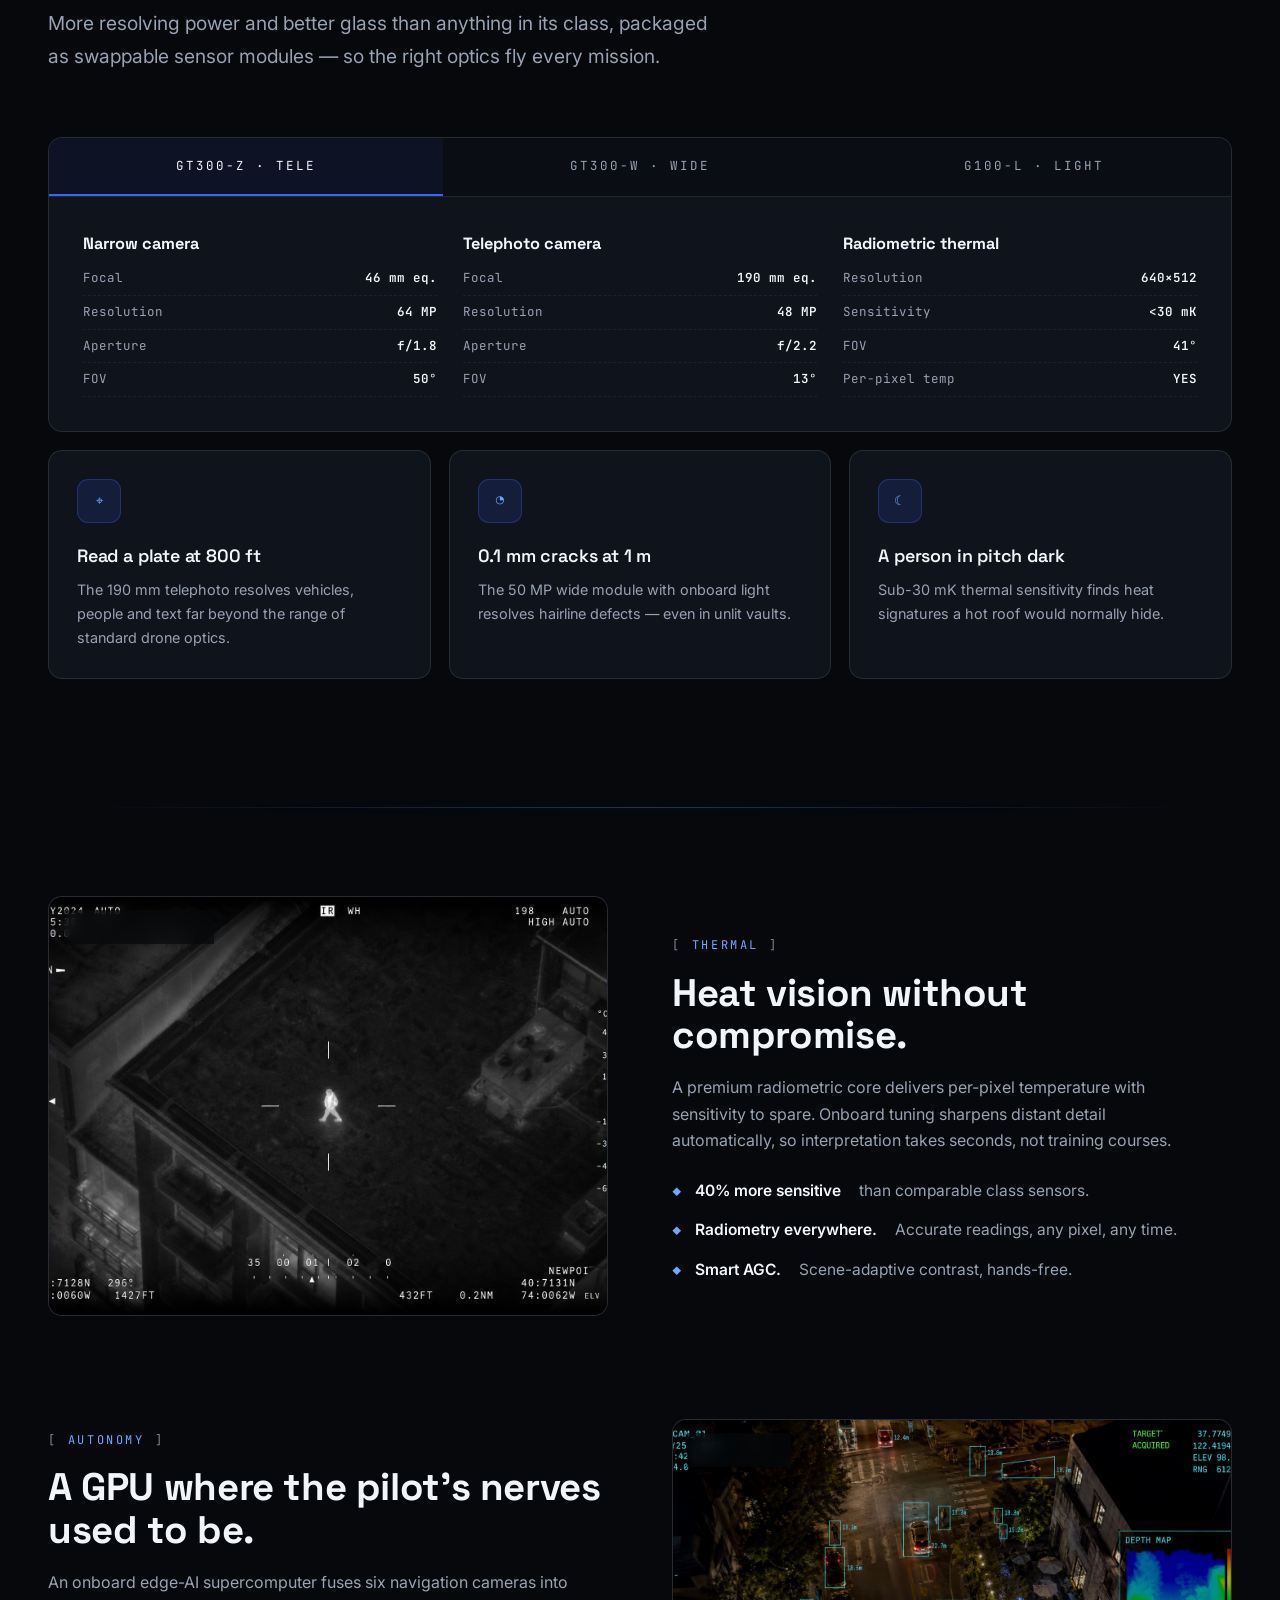
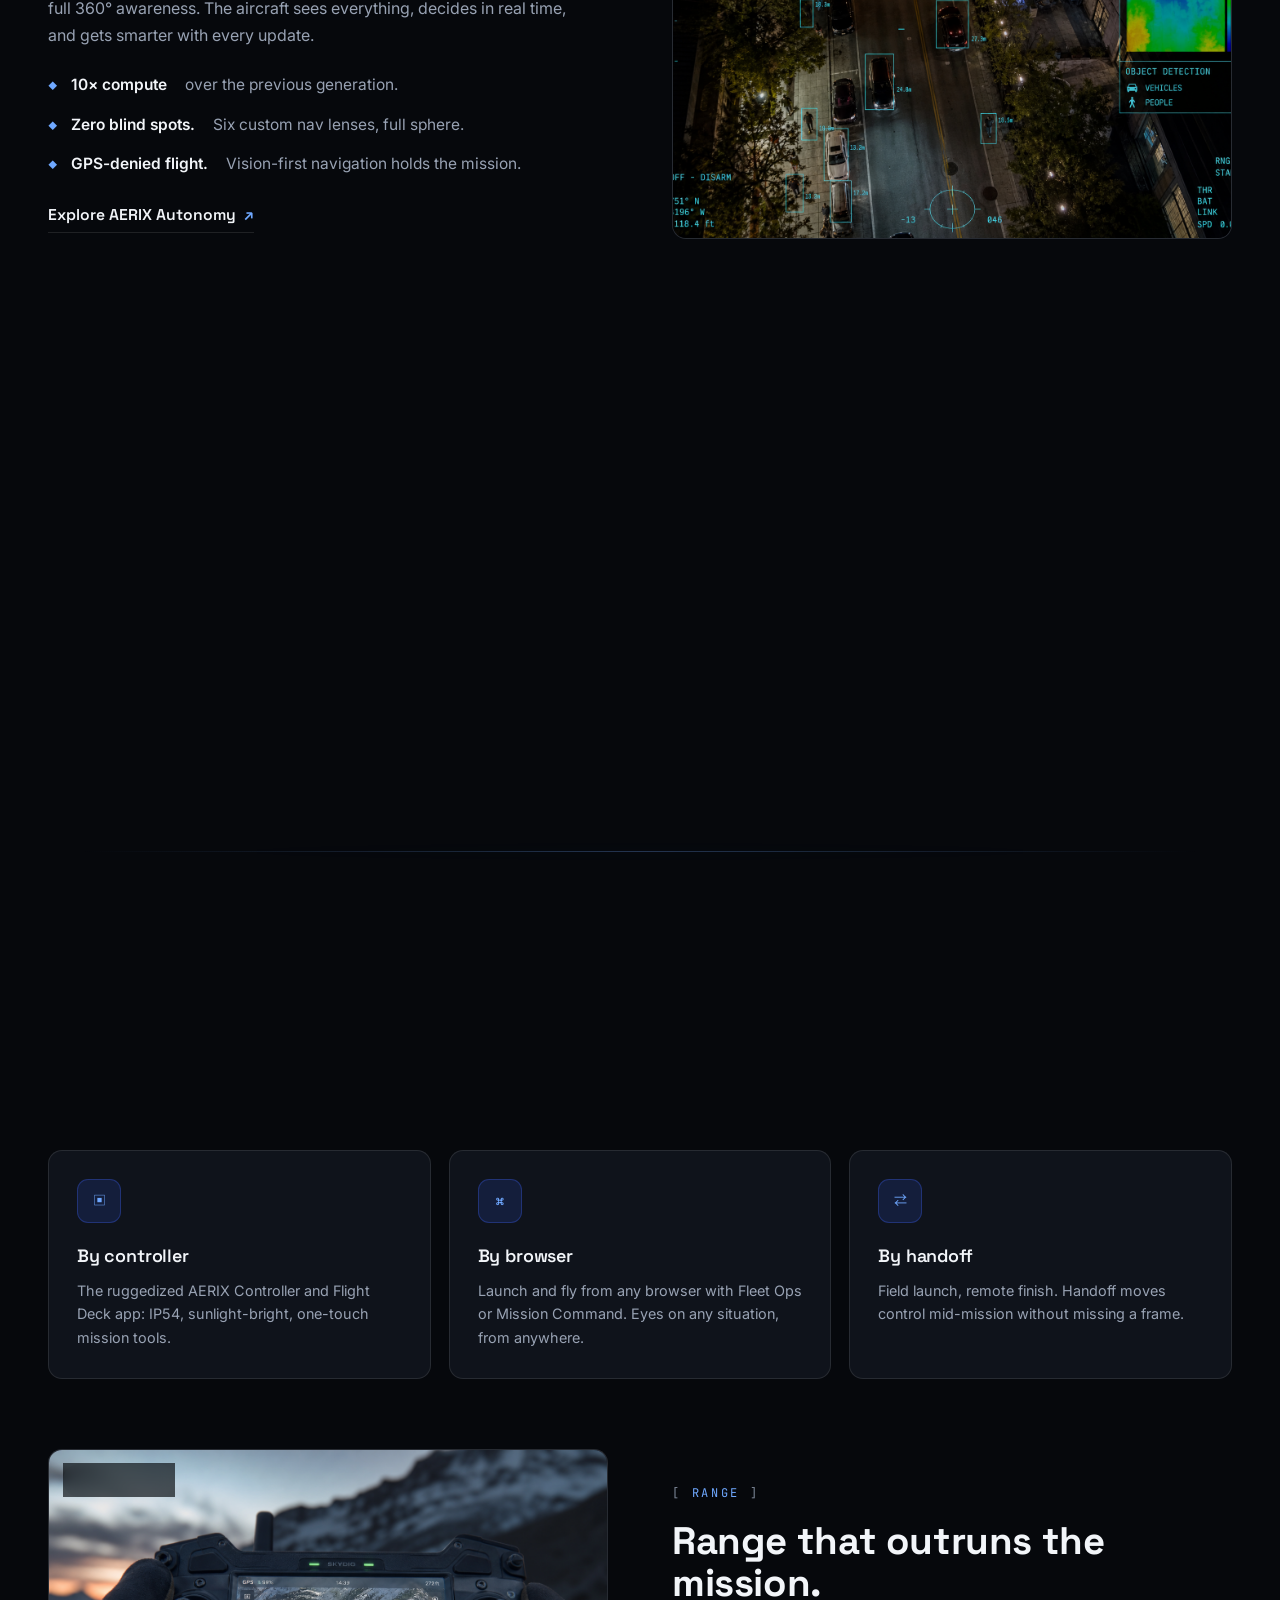
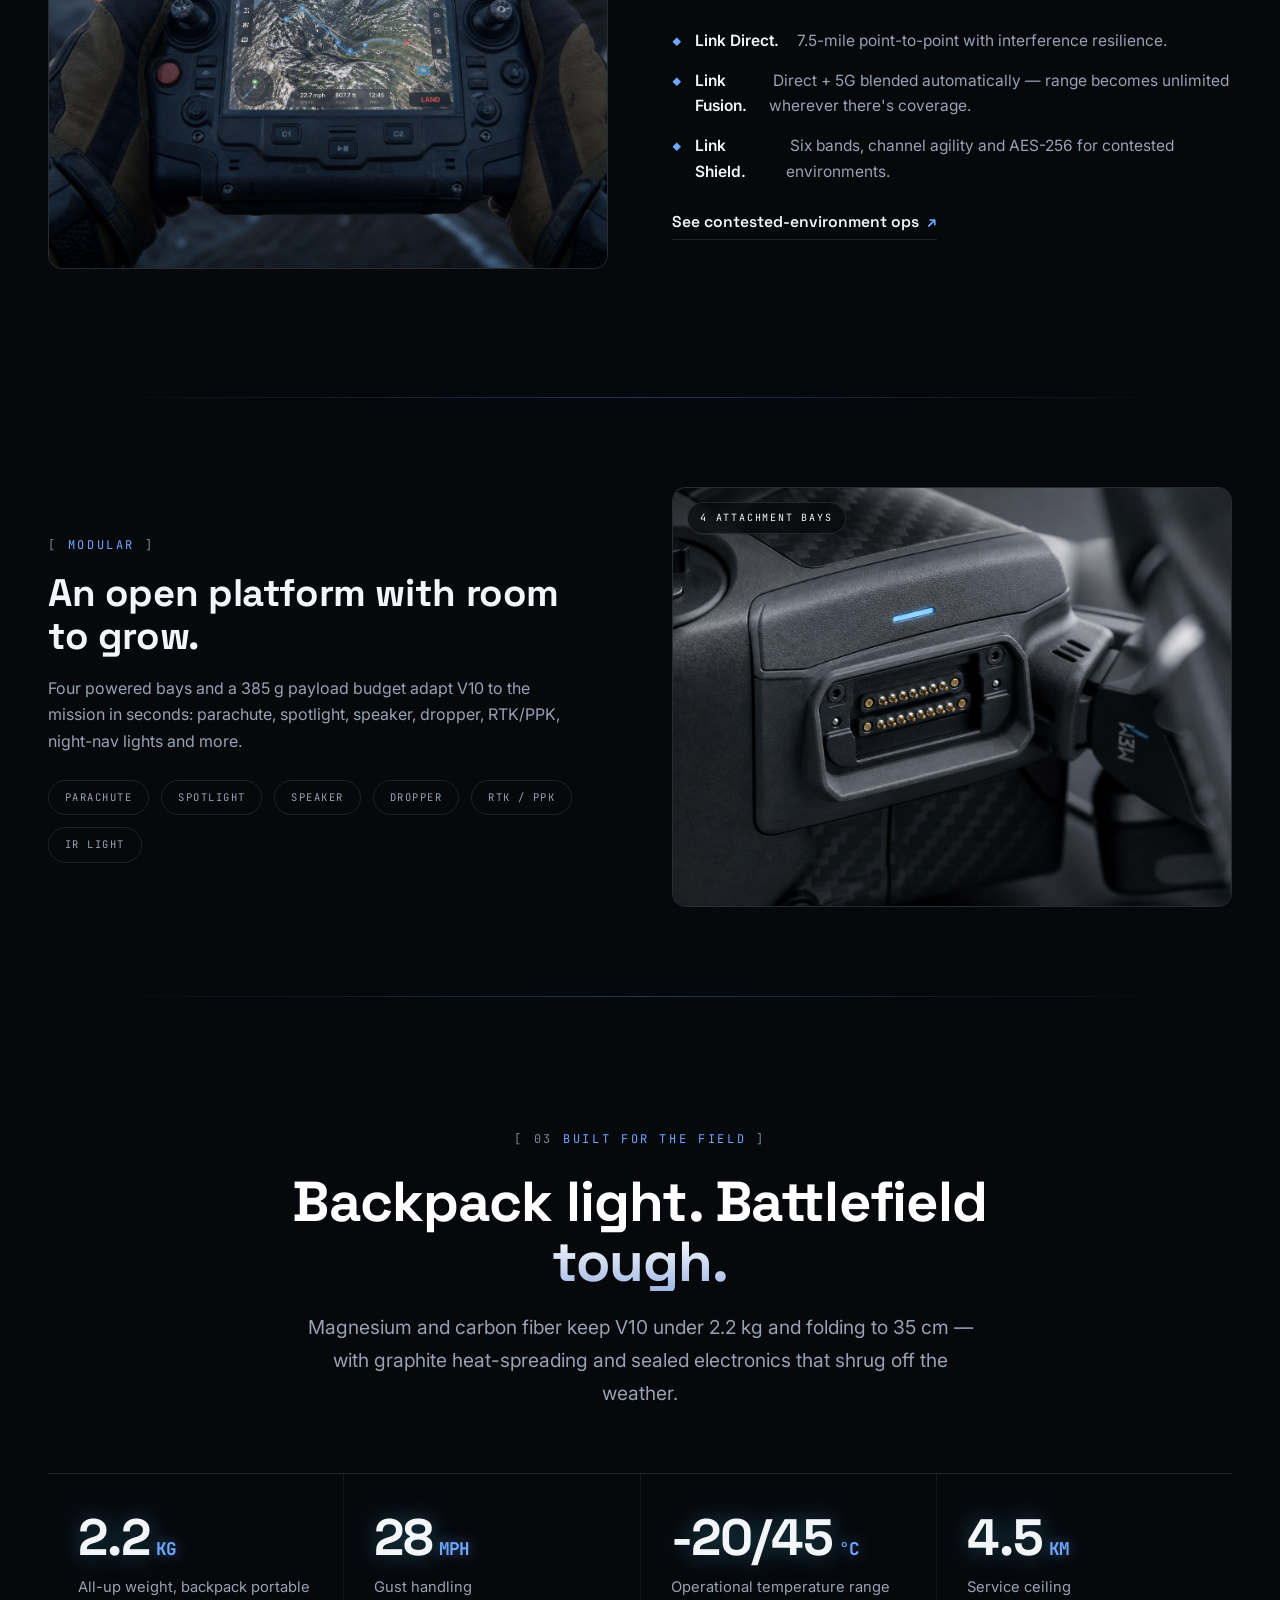
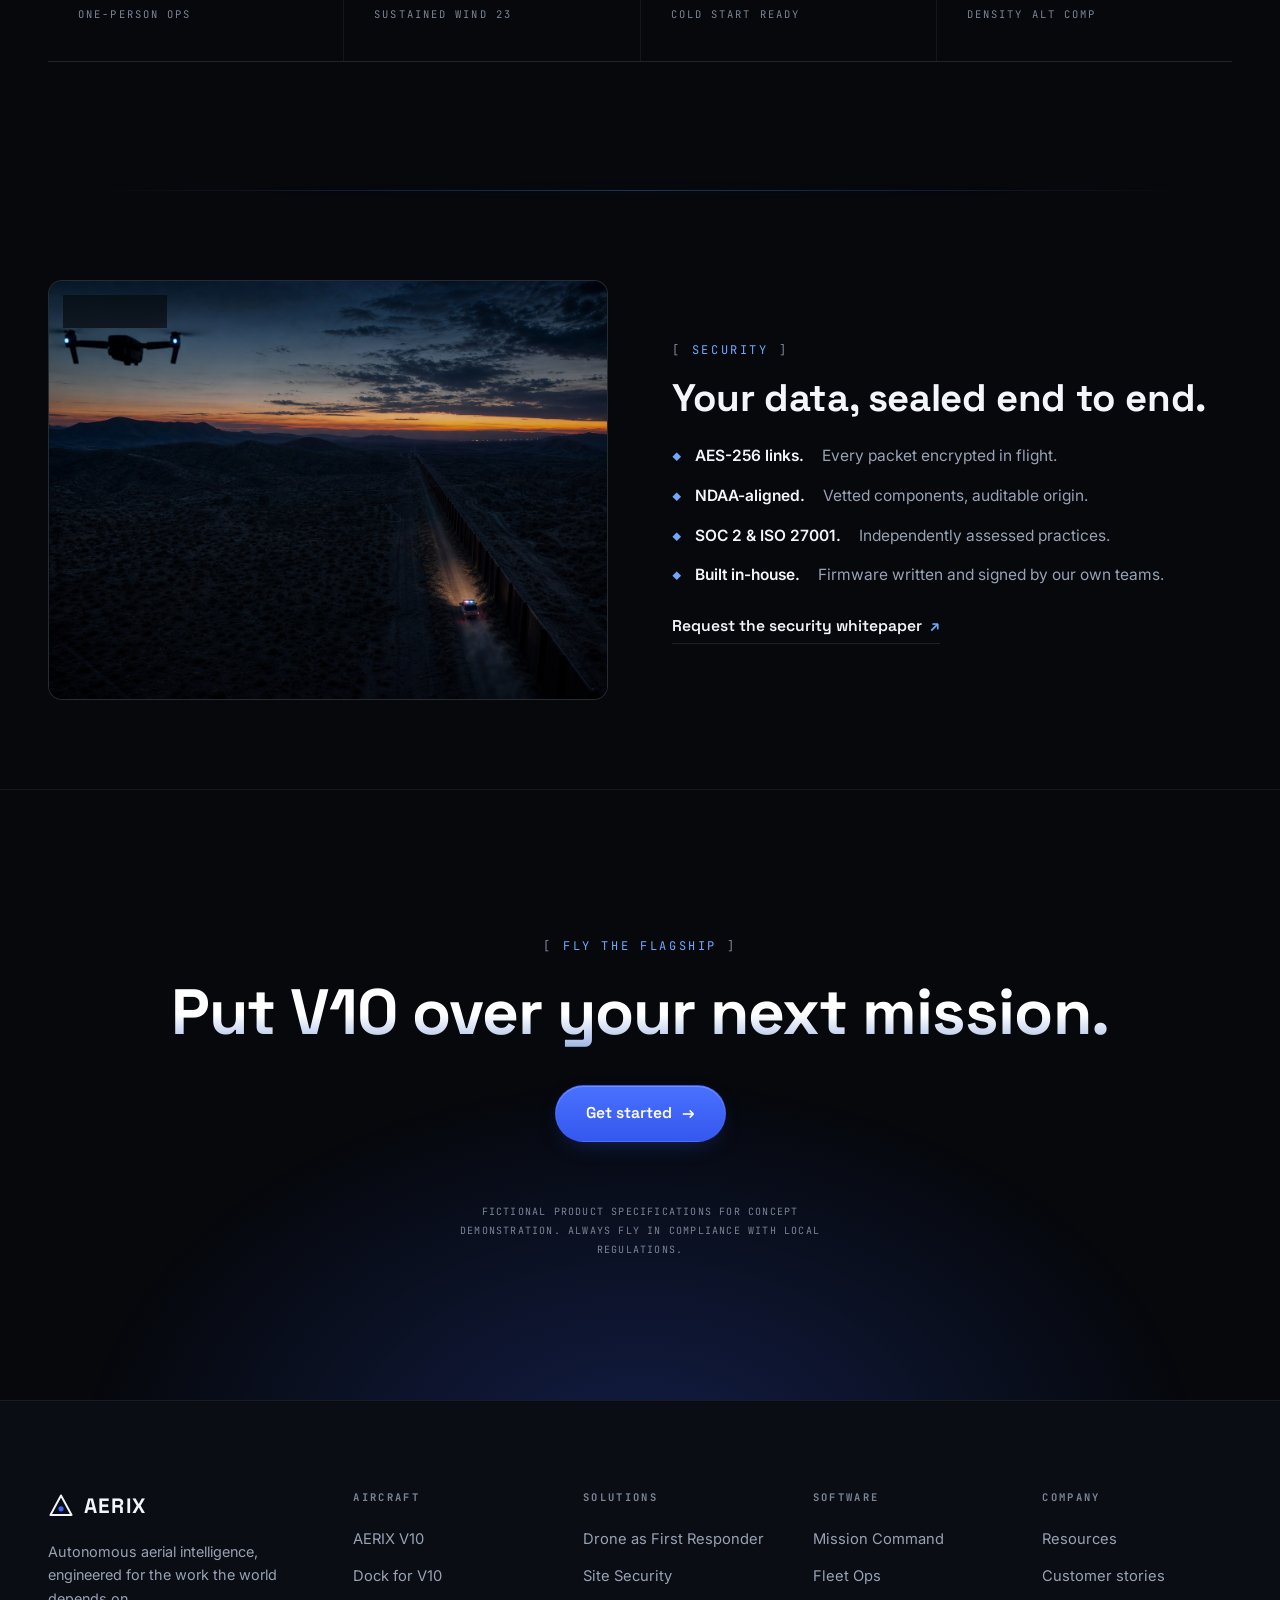
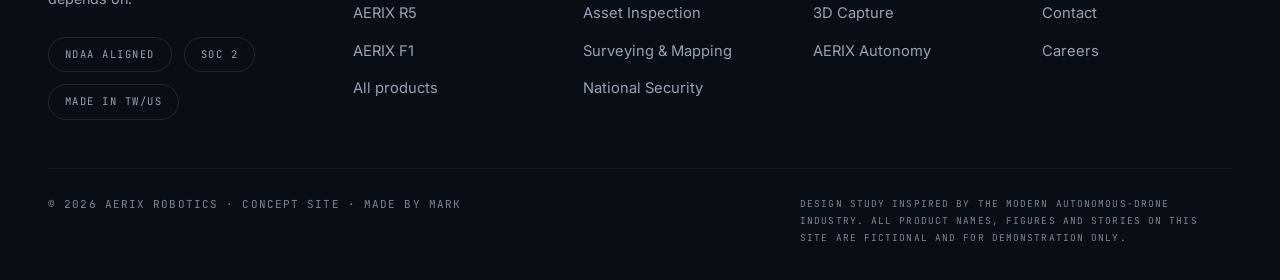
<file: v10.html>
<!DOCTYPE html>
<html lang="en">
<head>
<meta charset="UTF-8">
<meta name="viewport" content="width=device-width, initial-scale=1.0">
<title>AERIX V10 — The flagship autonomous drone</title>
<meta property="og:type" content="website">
<meta property="og:site_name" content="AERIX">
<link rel="canonical" href="https://a0938765923.github.io/aerix-site/v10.html">
<meta property="og:url" content="https://a0938765923.github.io/aerix-site/v10.html">
<meta property="og:title" content="AERIX V10 — The flagship autonomous drone">
<meta property="og:description" content="Class-leading sensors piloted by the sharpest onboard AI in the sky. Meet AERIX V10.">
<meta property="og:image" content="https://a0938765923.github.io/aerix-site/assets/img/v10-hero.png">
<meta name="twitter:card" content="summary_large_image">
<meta name="twitter:title" content="AERIX V10 — The flagship autonomous drone">
<meta name="twitter:description" content="Class-leading sensors piloted by the sharpest onboard AI in the sky. Meet AERIX V10.">
<meta name="twitter:image" content="https://a0938765923.github.io/aerix-site/assets/img/v10-hero.png">
<meta name="description" content="Class-leading sensors piloted by the sharpest onboard AI in the sky. Meet AERIX V10.">
<link rel="icon" href="data:image/svg+xml,%3Csvg xmlns='http://www.w3.org/2000/svg' viewBox='0 0 32 32'%3E%3Cpath d='M16 3 29 27H3L16 3Z' fill='none' stroke='%236FA8FF' stroke-width='2.4'/%3E%3Ccircle cx='16' cy='19.5' r='3.2' fill='%233D63FF'/%3E%3C/svg%3E">
<link rel="preconnect" href="https://fonts.googleapis.com">
<link rel="preconnect" href="https://fonts.gstatic.com" crossorigin>
<link href="https://fonts.googleapis.com/css2?family=Space+Grotesk:wght@500;600;700&family=Inter:wght@400;500;600&family=JetBrains+Mono:wght@400;600&family=Noto+Sans+TC:wght@400;500;700&display=swap" rel="stylesheet">
<link rel="stylesheet" href="assets/css/main.css?v=11">
</head>
<body data-page="products" data-title-zh="AERIX V10 — 旗艦自主無人機">

<header id="site-header"></header>

<main>

<!-- HERO -->
<section class="hero">
  <div class="hero-media">
    <img src="assets/img/v10-hero.png" alt="AERIX V10 in flight, studio lighting" data-fallback>
  </div>
  <div class="hud" aria-hidden="true"><i></i><i></i><i></i><i></i></div>
  <div class="hero-inner">
    <span class="kicker"><span data-zh="飛行器">AIRCRAFT</span> <span class="idx">/ AERIX V10</span></span>
    <h1 class="display" data-zh="你從未擁有過的視界。">Sight beyond anything you've flown.</h1>
    <p class="lede" data-zh="這個尺寸的飛行器裡最強的感測器——由天空中最鋭利的 AI 駕駛，每一次都把你需要的數據帶回來。">The best sensors ever fitted to an aircraft this small — piloted by the sharpest AI in the sky, so the data you need comes home every time.</p>
    <div class="hero-ctas">
      <a class="btn" href="contact.html" data-zh="立即開始">Get started</a>
      <a class="btn ghost" href="#sensors" data-zh="觀看形象影片">Watch the film</a>
    </div>
  </div>
  <div class="telemetry">
    <div class="telemetry-inner">
      <span><span class="dot"></span><span data-zh="飛行系統正常">FLIGHT SYSTEMS NOMINAL</span></span>
      <span class="sep">|</span>
      <span><span data-zh="極速">SPEED</span> <b>45 MPH</b></span>
      <span><span data-zh="航時">ENDURANCE</span> <b>40 MIN</b></span>
      <span><span data-zh="部署">DEPLOY</span> <b>&lt;40 SEC</b></span>
      <span><span data-zh="防護">RATING</span> <b>IP55</b></span>
    </div>
  </div>
</section>

<!-- HEADLINE SPECS -->
<section class="section tight">
  <div class="wrap reveal">
    <div class="stats-row">
      <div class="stat"><div class="num">45<small>MPH</small></div><div class="lbl" data-zh="最高飛行速度（72 km/h）">Max flight speed</div><div class="lbl-mono" data-zh="穩定氣流">STABLE AIR</div></div>
      <div class="stat"><div class="num">40<small>MIN</small></div><div class="lbl" data-zh="最長飛行時間">Max flight time</div><div class="lbl-mono" data-zh="單顆電池">PER BATTERY</div></div>
      <div class="stat"><div class="num">&lt;40<small>SEC</small></div><div class="lbl" data-zh="開箱到升空">Case-to-airborne deployment</div><div class="lbl-mono" data-zh="單人操作">ONE OPERATOR</div></div>
      <div class="stat"><div class="num">IP55</div><div class="lbl" data-zh="防塵防雨密封等級">Sealed against dust and driving rain</div><div class="lbl-mono" data-zh="全天候">ALL-WEATHER</div></div>
    </div>
  </div>
</section>

<!-- SENSORS -->
<section class="section" id="sensors">
  <div class="wrap">
    <div class="section-head reveal">
      <span class="kicker"><span class="idx">01</span> <span data-zh="光學系統">OPTICS</span></span>
      <h2 class="title" data-zh="天生開掛的相機。">Cameras with an unfair advantage.</h2>
      <p class="lede" data-zh="同級最強的解析力與鏡片，做成可換裝的感測器模組——每一種任務，都配上對的光學。">More resolving power and better glass than anything in its class, packaged as swappable sensor modules — so the right optics fly every mission.</p>
    </div>

    <div class="tabs reveal" data-tabs>
      <div class="tab-btns">
        <button class="on" data-zh="GT300-Z · 長焦">GT300-Z · TELE</button>
        <button data-zh="GT300-W · 廣角">GT300-W · WIDE</button>
        <button data-zh="G100-L · 輕量">G100-L · LIGHT</button>
      </div>
      <div class="tab-panel on">
        <div class="spec-cell"><b data-zh="標準相機">Narrow camera</b><ul>
          <li><span data-zh="焦段">Focal</span> <b>46 mm eq.</b></li><li><span data-zh="解析度">Resolution</span> <b>64 MP</b></li><li><span data-zh="光圈">Aperture</span> <b>f/1.8</b></li><li><span data-zh="視角">FOV</span> <b>50°</b></li></ul></div>
        <div class="spec-cell"><b data-zh="長焦相機">Telephoto camera</b><ul>
          <li><span data-zh="焦段">Focal</span> <b>190 mm eq.</b></li><li><span data-zh="解析度">Resolution</span> <b>48 MP</b></li><li><span data-zh="光圈">Aperture</span> <b>f/2.2</b></li><li><span data-zh="視角">FOV</span> <b>13°</b></li></ul></div>
        <div class="spec-cell"><b data-zh="輻射熱像相機">Radiometric thermal</b><ul>
          <li><span data-zh="解析度">Resolution</span> <b>640×512</b></li><li><span data-zh="靈敏度">Sensitivity</span> <b>&lt;30 mK</b></li><li><span data-zh="視角">FOV</span> <b>41°</b></li><li><span data-zh="逐像素測溫">Per-pixel temp</span> <b data-zh="支援">YES</b></li></ul></div>
      </div>
      <div class="tab-panel">
        <div class="spec-cell"><b data-zh="標準相機">Narrow camera</b><ul>
          <li><span data-zh="焦段">Focal</span> <b>46 mm eq.</b></li><li><span data-zh="解析度">Resolution</span> <b>64 MP</b></li><li><span data-zh="光圈">Aperture</span> <b>f/1.8</b></li><li><span data-zh="視角">FOV</span> <b>50°</b></li></ul></div>
        <div class="spec-cell"><b data-zh="1 吋廣角相機">1" wide camera</b><ul>
          <li><span data-zh="焦段">Focal</span> <b>20 mm eq.</b></li><li><span data-zh="解析度">Resolution</span> <b>50 MP</b></li><li><span data-zh="光圈">Aperture</span> <b>f/1.95</b></li><li><span data-zh="視角">FOV</span> <b>93°</b></li></ul></div>
        <div class="spec-cell"><b data-zh="輻射熱像 + 照明">Radiometric thermal + light</b><ul>
          <li><span data-zh="解析度">Resolution</span> <b>640×512</b></li><li><span data-zh="靈敏度">Sensitivity</span> <b>&lt;30 mK</b></li><li><span data-zh="照明燈">Flashlight</span> <b>22 lux @ 3 m</b></li></ul></div>
      </div>
      <div class="tab-panel">
        <div class="spec-cell"><b data-zh="標準相機">Narrow camera</b><ul>
          <li><span data-zh="焦段">Focal</span> <b>46 mm eq.</b></li><li><span data-zh="解析度">Resolution</span> <b>64 MP</b></li><li><span data-zh="光圈">Aperture</span> <b>f/1.8</b></li><li><span data-zh="視角">FOV</span> <b>50°</b></li></ul></div>
        <div class="spec-cell"><b data-zh="1 吋廣角相機">1" wide camera</b><ul>
          <li><span data-zh="焦段">Focal</span> <b>20 mm eq.</b></li><li><span data-zh="解析度">Resolution</span> <b>50 MP</b></li><li><span data-zh="光圈">Aperture</span> <b>f/1.95</b></li><li><span data-zh="視角">FOV</span> <b>93°</b></li></ul></div>
        <div class="spec-cell"><b data-zh="照明燈">Flashlight</b><ul>
          <li><span data-zh="輸出">Output</span> <b>22 lux @ 3 m</b></li><li><span data-zh="減重">Weight saving</span> <b>-9%</b></li></ul></div>
      </div>
    </div>

    <div class="grid-3" style="margin-top:18px">
      <div class="mini-card reveal"><div class="ic">⌖</div><h3 data-zh="240 公尺外辨識車牌">Read a plate at 800 ft</h3><p data-zh="190 mm 長焦解析人、車與文字的距離，遠超一般無人機光學的極限。">The 190 mm telephoto resolves vehicles, people and text far beyond the range of standard drone optics.</p></div>
      <div class="mini-card reveal d1"><div class="ic">◔</div><h3 data-zh="1 公尺內看清 0.1 mm 裂縫">0.1 mm cracks at 1 m</h3><p data-zh="50 MP 廣角模組搭配機載照明，連無光的閥室也能解析髮絲裂縫。">The 50 MP wide module with onboard light resolves hairline defects — even in unlit vaults.</p></div>
      <div class="mini-card reveal d2"><div class="ic">☾</div><h3 data-zh="全黑中找到屋頂上的人">A person in pitch dark</h3><p data-zh="優於 30 mK 的熱像靈敏度，找出高溫屋面平常會蓋掉的熱訊號。">Sub-30 mK thermal sensitivity finds heat signatures a hot roof would normally hide.</p></div>
    </div>
  </div>
</section>

<!-- THERMAL SPLIT -->
<section class="section tight">
  <div class="wrap">
    <div class="split reveal">
      <div class="split-media"><img src="assets/img/night-ops.png" alt="Thermal image, person on rooftop in darkness" data-fallback><span class="chip">640×512 · &lt;30 MK</span></div>
      <div class="split-copy">
        <span class="kicker" data-zh="熱像">THERMAL</span>
        <h2 data-zh="毫不妥協的熱視覺。">Heat vision without compromise.</h2>
        <p data-zh="頂級輻射熱像核心，逐像素測溫、靈敏度綽綽有餘。機上演算法自動銳化遠距細節，判讀只要幾秒，不用上課。">A premium radiometric core delivers per-pixel temperature with sensitivity to spare. Onboard tuning sharpens distant detail automatically, so interpretation takes seconds, not training courses.</p>
        <ul class="feature-list">
          <li data-zh='<b>靈敏度高出 40%</b>，相較同級感測器。'><b>40% more sensitive</b>&nbsp;than comparable class sensors.</li>
          <li data-zh='<b>全幅輻射測溫。</b>任何像素、任何時刻都是準確讀值。'><b>Radiometry everywhere.</b>&nbsp;Accurate readings, any pixel, any time.</li>
          <li data-zh='<b>智慧 AGC。</b>對比隨場景自動調校，全程免手動。'><b>Smart AGC.</b>&nbsp;Scene-adaptive contrast, hands-free.</li>
        </ul>
      </div>
    </div>

    <div class="split rev reveal">
      <div class="split-media"><img src="assets/img/autonomy-vision.png" alt="Onboard AI perception view" data-fallback><span class="chip" data-zh="機載 AI">ONBOARD AI</span></div>
      <div class="split-copy">
        <span class="kicker" data-zh="自主系統">AUTONOMY</span>
        <h2 data-zh="過去靠飛手的膽識，現在靠一顆 GPU。">A GPU where the pilot's nerves used to be.</h2>
        <p data-zh="機載邊緣 AI 超級電腦融合六顆導航相機，建構完整 360° 感知。飛行器看見一切、即時決策，而且每次更新都變得更聰明。">An onboard edge-AI supercomputer fuses six navigation cameras into full 360° awareness. The aircraft sees everything, decides in real time, and gets smarter with every update.</p>
        <ul class="feature-list">
          <li data-zh='<b>10 倍運算力</b>，相較前一世代。'><b>10× compute</b>&nbsp;over the previous generation.</li>
          <li data-zh='<b>零盲區。</b>六顆客製導航鏡頭，全球面覆蓋。'><b>Zero blind spots.</b>&nbsp;Six custom nav lenses, full sphere.</li>
          <li data-zh='<b>GPS 拒止飛行。</b>視覺優先導航，任務不中斷。'><b>GPS-denied flight.</b>&nbsp;Vision-first navigation holds the mission.</li>
        </ul>
        <a class="link-arrow" href="software.html#autonomy" data-zh="探索 AERIX Autonomy">Explore AERIX Autonomy</a>
      </div>
    </div>

    <div class="split reveal">
      <div class="split-media"><img src="assets/img/sol-dfr.png" alt="Night autonomous flight with DarkSight" data-fallback><span class="chip">DARKSIGHT</span></div>
      <div class="split-copy">
        <span class="kicker" data-zh="夜間作業">NIGHT OPS</span>
        <h2 data-zh="黑暗中的自主飛行。業界首創。">Autonomy in the dark. An industry first.</h2>
        <p data-zh="DarkSight 以可見光或紅外照明導航，在零光源環境避開障礙。24/7 作業不是願景——是預設值。">DarkSight navigates by visible or infrared illumination, avoiding obstacles in zero light. 24/7 operations aren't a stretch goal — they're the default setting.</p>
        <a class="link-arrow" href="dfr.html" data-zh="看它在 DFR 中服役">See it in DFR service</a>
      </div>
    </div>
  </div>
</section>

<!-- CONTROL -->
<section class="section">
  <div class="wrap">
    <div class="section-head reveal">
      <span class="kicker"><span class="idx">02</span> <span data-zh="操控">CONTROL</span></span>
      <h2 class="title" data-zh="想怎麼飛，就怎麼飛。">Fly it your way.</h2>
    </div>
    <div class="grid-3">
      <div class="mini-card reveal"><div class="ic">▣</div><h3 data-zh="用遙控器飛">By controller</h3><p data-zh="堅固化的 AERIX 遙控器與 Flight Deck 應用程式：IP54、陽光下清晰可讀、一鍵任務工具。">The ruggedized AERIX Controller and Flight Deck app: IP54, sunlight-bright, one-touch mission tools.</p></div>
      <div class="mini-card reveal d1"><div class="ic">⌘</div><h3 data-zh="用瀏覽器飛">By browser</h3><p data-zh="透過 Fleet Ops 或 Mission Command 從任何瀏覽器起飛與駕駛。人在哪，眼睛就在哪。">Launch and fly from any browser with Fleet Ops or Mission Command. Eyes on any situation, from anywhere.</p></div>
      <div class="mini-card reveal d2"><div class="ic">⇄</div><h3 data-zh="交接著飛">By handoff</h3><p data-zh="現場起飛、遠端接手。任務中交接控制權，一格畫面都不漏。">Field launch, remote finish. Handoff moves control mid-mission without missing a frame.</p></div>
    </div>

    <div class="split reveal" style="margin-top:70px">
      <div class="split-media"><img src="assets/img/controller.png" alt="AERIX Controller in gloved hands" data-fallback><span class="chip">FLIGHT DECK</span></div>
      <div class="split-copy">
        <span class="kicker" data-zh="通訊距離">RANGE</span>
        <h2 data-zh="航程永遠比任務多一段。">Range that outruns the mission.</h2>
        <ul class="feature-list">
          <li data-zh='<b>Link Direct。</b>12 公里點對點直連，抗干擾。'><b>Link Direct.</b>&nbsp;7.5-mile point-to-point with interference resilience.</li>
          <li data-zh='<b>Link Fusion。</b>直連與 5G 自動融合——有訊號的地方，航程就沒有上限。'><b>Link Fusion.</b>&nbsp;Direct + 5G blended automatically — range becomes unlimited wherever there's coverage.</li>
          <li data-zh='<b>Link Shield。</b>六頻段、通道捷變、AES-256，為爭奪環境而生。'><b>Link Shield.</b>&nbsp;Six bands, channel agility and AES-256 for contested environments.</li>
        </ul>
        <a class="link-arrow" href="national-security.html" data-zh="看爭奪環境作業">See contested-environment ops</a>
      </div>
    </div>
  </div>
</section>

<!-- MODULARITY -->
<section class="section tight">
  <div class="wrap">
    <div class="split rev reveal">
      <div class="split-media"><img src="assets/img/attach-bay.png" alt="Modular attachment bays on V10" data-fallback><span class="chip" data-zh="4 個擴充槽">4 ATTACHMENT BAYS</span></div>
      <div class="split-copy">
        <span class="kicker" data-zh="模組化">MODULAR</span>
        <h2 data-zh="開放平台，成長空間十足。">An open platform with room to grow.</h2>
        <p data-zh="四個供電擴充槽、385 克酬載預算，讓 V10 數秒內切換任務型態：降落傘、探照燈、擴音器、投放器、RTK/PPK、夜航燈組等等。">Four powered bays and a 385 g payload budget adapt V10 to the mission in seconds: parachute, spotlight, speaker, dropper, RTK/PPK, night-nav lights and more.</p>
        <div class="badge-row">
          <span class="badge" data-zh="降落傘">Parachute</span><span class="badge" data-zh="探照燈">Spotlight</span><span class="badge" data-zh="擴音器">Speaker</span>
          <span class="badge" data-zh="投放器">Dropper</span><span class="badge">RTK / PPK</span><span class="badge" data-zh="紅外燈">IR light</span>
        </div>
      </div>
    </div>
  </div>
</section>

<!-- DURABILITY -->
<section class="section">
  <div class="wrap">
    <div class="section-head reveal center" style="margin-inline:auto">
      <span class="kicker"><span class="idx">03</span> <span data-zh="為野外而生">BUILT FOR THE FIELD</span></span>
      <h2 class="title" data-zh="背包的重量。戰場的強度。">Backpack light. Battlefield tough.</h2>
      <p class="lede" data-zh="鎂合金與碳纖維讓 V10 保持在 2.2 公斤以下、摺疊後僅 35 公分——石墨導熱系統與密封電子艙，讓風雨沙塵都只是背景。">Magnesium and carbon fiber keep V10 under 2.2 kg and folding to 35 cm — with graphite heat-spreading and sealed electronics that shrug off the weather.</p>
    </div>
    <div class="stats-row reveal">
      <div class="stat"><div class="num">2.2<small>KG</small></div><div class="lbl" data-zh="全機重量，單人可背負">All-up weight, backpack portable</div><div class="lbl-mono" data-zh="單人作業">ONE-PERSON OPS</div></div>
      <div class="stat"><div class="num">28<small>MPH</small></div><div class="lbl" data-zh="抗陣風能力（45 km/h）">Gust handling</div><div class="lbl-mono" data-zh="持續風 37 KM/H">SUSTAINED WIND 23</div></div>
      <div class="stat"><div class="num">-20/45<small>°C</small></div><div class="lbl" data-zh="作業溫度範圍">Operational temperature range</div><div class="lbl-mono" data-zh="低溫直接啟動">COLD START READY</div></div>
      <div class="stat"><div class="num">4.5<small>KM</small></div><div class="lbl" data-zh="實用升限">Service ceiling</div><div class="lbl-mono" data-zh="密度高度補償">DENSITY ALT COMP</div></div>
    </div>
  </div>
</section>

<!-- SECURITY -->
<section class="section tight">
  <div class="wrap">
    <div class="split reveal">
      <div class="split-media"><img src="assets/img/story-3.png" alt="Secure operations center" data-fallback><span class="chip" data-zh="零信任">ZERO-TRUST</span></div>
      <div class="split-copy">
        <span class="kicker" data-zh="安全">SECURITY</span>
        <h2 data-zh="你的數據，端對端封存。">Your data, sealed end to end.</h2>
        <ul class="feature-list">
          <li data-zh='<b>AES-256 鏈路。</b>每個封包在空中都是加密的。'><b>AES-256 links.</b>&nbsp;Every packet encrypted in flight.</li>
          <li data-zh='<b>NDAA 對齊。</b>經審核的元件、可稽核的來源。'><b>NDAA-aligned.</b>&nbsp;Vetted components, auditable origin.</li>
          <li data-zh='<b>SOC 2 與 ISO 27001。</b>獨立第三方評鑑的管理實務。'><b>SOC 2 &amp; ISO 27001.</b>&nbsp;Independently assessed practices.</li>
          <li data-zh='<b>完全自研。</b>韌體由自家團隊撰寫並簽章。'><b>Built in-house.</b>&nbsp;Firmware written and signed by our own teams.</li>
        </ul>
        <a class="link-arrow" href="contact.html" data-zh="索取安全白皮書">Request the security whitepaper</a>
      </div>
    </div>
  </div>
</section>

<section class="cta-final">
  <div class="wrap">
    <span class="kicker" data-zh="飛上旗艦">FLY THE FLAGSHIP</span>
    <h2 class="title" data-zh="讓 V10 執行你的下一個任務。">Put V10 over your next mission.</h2>
    <a class="btn" href="contact.html" data-zh="立即開始">Get started</a>
    <p class="mono-note" data-zh="虛構產品規格，僅供概念展示。飛行請務必遵循當地法規。">Fictional product specifications for concept demonstration. Always fly in compliance with local regulations.</p>
  </div>
</section>

</main>

<footer id="site-footer"></footer>
<script src="assets/js/main.js?v=11"></script>
</body>
</html>
</file>
<file: assets/css/main.css>
/* ============================================================
   AERIX — Autonomous Aerial Intelligence
   Design system · dark aerospace aesthetic
   ============================================================ */

[hidden]{display:none !important}

:root{
  --bg:        #06080C;
  --bg-2:      #0A0D13;
  --panel:     #0F131B;
  --panel-2:   #131826;
  --line:      rgba(255,255,255,.10);
  --line-soft: rgba(255,255,255,.06);
  --text:      #F2F5F9;
  --muted:     #98A2B3;
  --dim:       #7B8596;
  --accent:    #3D63FF;
  --accent-hi: #6FA8FF;
  --cyan:      #59D8FF;
  --ok:        #35E0A1;
  --warn:      #FFB020;
  --font-d:    "Space Grotesk", "Noto Sans TC", "Microsoft JhengHei", "Segoe UI", system-ui, sans-serif;
  --font-b:    "Inter", "Noto Sans TC", "Microsoft JhengHei", "Segoe UI", system-ui, sans-serif;
  --font-m:    "JetBrains Mono", "Cascadia Code", Consolas, "Noto Sans TC", "Microsoft JhengHei", monospace;
  --max:       1280px;
  --pad:       clamp(20px, 4vw, 48px);
  --r:         14px;
  --ease:      cubic-bezier(.22,.9,.24,1);
}

*{margin:0;padding:0;box-sizing:border-box}
html{scroll-behavior:smooth}
body{
  background:var(--bg);
  color:var(--text);
  font-family:var(--font-b);
  font-size:16px;
  line-height:1.65;
  -webkit-font-smoothing:antialiased;
  overflow-x:hidden;
}
img{max-width:100%;display:block}
a{color:inherit;text-decoration:none}
ul{list-style:none}
button{font:inherit;color:inherit;background:none;border:0;cursor:pointer}
::selection{background:var(--accent);color:#fff}

/* faint global grid backdrop */
body::before{
  content:"";position:fixed;inset:0;z-index:0;pointer-events:none;
  background-image:
    linear-gradient(rgba(255,255,255,.025) 1px, transparent 1px),
    linear-gradient(90deg, rgba(255,255,255,.025) 1px, transparent 1px);
  background-size:72px 72px;
  mask-image:radial-gradient(ellipse at 50% 0%, #000 0%, transparent 72%);
}
main{position:relative;z-index:1}

.wrap{max-width:var(--max);margin:0 auto;padding-inline:var(--pad)}

/* ---------- typography ---------- */
.kicker{
  font-family:var(--font-m);font-size:12px;letter-spacing:.22em;
  text-transform:uppercase;color:var(--accent-hi);
  display:inline-flex;align-items:center;gap:10px;margin-bottom:22px;
}
.kicker::before{content:"[";color:var(--dim)}
.kicker::after{content:"]";color:var(--dim)}
.kicker .idx{color:var(--dim)}

h1.display{
  font-family:var(--font-d);font-weight:700;
  font-size:clamp(2.7rem, 7.2vw, 6.2rem);
  line-height:1.02;letter-spacing:-.02em;
}
h2.title{
  font-family:var(--font-d);font-weight:700;
  font-size:clamp(2rem, 4.4vw, 3.6rem);
  line-height:1.06;letter-spacing:-.015em;
}
h3{font-family:var(--font-d);font-weight:600;letter-spacing:-.01em}
.lede{color:var(--muted);font-size:clamp(1.02rem,1.5vw,1.22rem);max-width:56ch;line-height:1.7}
.mono{font-family:var(--font-m)}

/* ---------- buttons ---------- */
.btn{
  display:inline-flex;align-items:center;gap:10px;
  font-family:var(--font-d);font-weight:600;font-size:.98rem;
  padding:15px 30px;border-radius:999px;
  background:var(--accent);color:#fff;border:1px solid transparent;
  transition:transform .3s var(--ease), box-shadow .3s var(--ease), background .3s;
  position:relative;overflow:hidden;white-space:nowrap;
}
.btn::after{content:"→";transition:transform .3s var(--ease)}
.btn:hover{background:#4a71ff;transform:translateY(-2px);box-shadow:0 12px 40px -12px rgba(61,99,255,.7)}
.btn:hover::after{transform:translateX(4px)}
.btn.ghost{background:transparent;border-color:var(--line);color:var(--text)}
.btn.ghost:hover{border-color:rgba(255,255,255,.4);background:rgba(255,255,255,.05);box-shadow:none}
.btn.small{padding:11px 22px;font-size:.9rem}
.link-arrow{
  font-family:var(--font-d);font-weight:600;color:var(--text);
  display:inline-flex;align-items:center;gap:8px;font-size:.98rem;
  border-bottom:1px solid var(--line);padding-bottom:3px;
  transition:border-color .25s, color .25s;
}
.link-arrow::after{content:"↗";color:var(--accent-hi);transition:transform .25s var(--ease)}
.link-arrow:hover{border-color:var(--accent-hi)}
.link-arrow:hover::after{transform:translate(3px,-3px)}

/* ---------- header ---------- */
.site-header{
  position:fixed;inset-inline:0;top:0;z-index:100;
  transition:background .35s, border-color .35s, backdrop-filter .35s;
  border-bottom:1px solid transparent;
}
.site-header.scrolled{
  background:rgba(6,8,12,.78);backdrop-filter:blur(18px);
  border-bottom-color:var(--line-soft);
}
.nav-inner{
  max-width:var(--max);margin:0 auto;padding:0 var(--pad);
  height:72px;display:flex;align-items:center;gap:36px;
}
.logo{display:flex;align-items:center;gap:10px;font-family:var(--font-d);
  font-weight:700;font-size:1.3rem;letter-spacing:.06em}
.logo svg{width:26px;height:26px}
.nav-links{display:flex;gap:4px;margin-left:8px;height:100%}
.nav-links>li{position:relative;height:100%;display:flex;align-items:center}
.nav-links>li>a{
  padding:10px 14px;font-size:.95rem;color:var(--muted);font-weight:500;
  border-radius:8px;transition:color .2s, background .2s;display:block;
  white-space:nowrap;
}
:lang(zh-Hant) .nav-links>li>a{padding:10px 11px}
.nav-links>li:hover>a, .nav-links>li>a.active{color:var(--text)}
.nav-cta{margin-left:auto;display:flex;align-items:center;gap:18px}
.nav-cta .mono-clock{font-family:var(--font-m);font-size:11px;color:var(--dim);letter-spacing:.08em}

/* language switch */
.lang-switch{display:flex;border:1px solid var(--line);border-radius:999px;overflow:hidden;flex:none}
.lang-switch button{
  font-family:var(--font-m);font-size:11px;letter-spacing:.06em;
  padding:8px 13px;color:var(--muted);transition:background .2s, color .2s;
}
.lang-switch button.on{background:rgba(61,99,255,.2);color:var(--text)}
.lang-switch button:not(.on):hover{color:var(--text)}

/* CJK typography tuning */
:lang(zh-Hant){--ls-fix:0}
:lang(zh-Hant) .kicker{letter-spacing:.14em}
:lang(zh-Hant) h1.display,:lang(zh-Hant) h2.title{letter-spacing:0;line-height:1.16}
:lang(zh-Hant) .telemetry-inner{letter-spacing:.1em}
:lang(zh-Hant) .lede{line-height:1.9}

/* ---------- full-width mega menu (Skydio-anatomy: big links / small links / media) ---------- */
.mega2{
  position:fixed;left:0;right:0;top:72px;z-index:99;
  background:rgba(9,11,16,.97);backdrop-filter:blur(26px);
  border-bottom:1px solid var(--line);
  box-shadow:0 40px 90px -30px rgba(0,0,0,.85);
  opacity:0;visibility:hidden;pointer-events:none;transform:translateY(-6px);
  transition:opacity .25s var(--ease), transform .25s var(--ease), visibility .25s;
}
.nav-links>li:hover .mega2,
.nav-links>li:focus-within .mega2{
  opacity:1;visibility:visible;pointer-events:auto;transform:none;
}
.mega2-grid{
  max-width:var(--max);margin:0 auto;padding:44px var(--pad) 54px;
  display:grid;grid-template-columns:1.05fr .85fr 1fr;gap:0 clamp(36px,4vw,72px);
}
.mega2 .m-group{
  font-family:var(--font-m);font-size:11px;letter-spacing:.16em;
  text-transform:uppercase;color:var(--dim);padding-bottom:14px;
  border-bottom:1px solid var(--line);
}
.mega2 .m-big a{
  display:block;font-family:var(--font-d);font-weight:600;
  font-size:clamp(1.15rem,1.6vw,1.45rem);letter-spacing:-.01em;color:var(--text);
  padding:17px 0;border-bottom:1px solid var(--line);
  transition:color .2s, padding-left .25s var(--ease);
}
.mega2 .m-big a:hover{color:var(--accent-hi);padding-left:8px}
.mega2 .m-small a{
  display:block;font-size:.98rem;color:var(--muted);
  padding:13px 0;border-bottom:1px solid var(--line);
  transition:color .2s, padding-left .25s var(--ease);
}
.mega2 .m-small a:hover{color:var(--text);padding-left:6px}
.mega2 .m-related{
  font-family:var(--font-m);font-size:11px;letter-spacing:.16em;
  text-transform:uppercase;color:var(--dim);
  margin-top:30px;padding-bottom:12px;border-bottom:1px solid var(--line);
}
.mega2 .m-media{padding-top:0}
.mega2 .m-thumb{
  position:relative;display:block;width:100%;padding:0;border-radius:12px;overflow:hidden;
  border:1px solid var(--line);aspect-ratio:16/9;cursor:pointer;background:var(--panel);
}
.mega2 .m-thumb img{width:100%;height:100%;object-fit:cover;
  transition:transform .6s var(--ease);filter:saturate(.9)}
.mega2 .m-thumb:hover img{transform:scale(1.05)}
.mega2 .m-thumb .play{position:absolute;inset:0;display:grid;place-items:center}
.mega2 .m-thumb .play i{
  width:54px;height:54px;border-radius:50%;background:rgba(6,8,12,.6);
  border:1px solid rgba(255,255,255,.4);backdrop-filter:blur(6px);
  display:grid;place-items:center;transition:transform .3s, background .3s;
}
.mega2 .m-thumb:hover .play i{transform:scale(1.12);background:var(--accent)}
.mega2 .m-thumb .play i::after{content:"";border-left:13px solid #fff;
  border-block:8px solid transparent;margin-left:4px}
.mega2 .m-caption{margin-top:12px;font-size:.9rem;color:var(--muted)}
.mega2 .m-badge{
  display:inline-block;margin-top:14px;font-family:var(--font-m);font-size:10px;
  letter-spacing:.18em;text-transform:uppercase;color:var(--cyan);
  border:1px solid rgba(89,216,255,.3);border-radius:999px;padding:6px 12px;
}

/* ---------- watermark ---------- */
.watermark{
  position:fixed;right:16px;bottom:14px;z-index:150;pointer-events:none;
  font-family:var(--font-m);font-size:10px;letter-spacing:.2em;text-transform:uppercase;
  color:rgba(255,255,255,.55);background:rgba(6,8,12,.55);
  border:1px solid var(--line);border-radius:999px;padding:7px 13px;
  backdrop-filter:blur(8px);display:flex;align-items:center;gap:7px;
}
.watermark i{font-style:normal;color:var(--accent-hi);font-size:9px}
@media(max-width:860px){.watermark{right:10px;bottom:10px;padding:6px 10px}}
@media print{.watermark{display:none}}

/* ---------- video lightbox ---------- */
.vmodal{
  position:fixed;inset:0;z-index:300;display:none;
  align-items:center;justify-content:center;padding:4vw;
  background:rgba(3,4,7,.88);backdrop-filter:blur(10px);
}
.vmodal.open{display:flex}
.vmodal video{
  width:min(1100px,100%);max-height:82vh;border-radius:14px;
  border:1px solid var(--line);background:#000;
  box-shadow:0 40px 120px -30px rgba(0,0,0,.9);
}
.vmodal .vclose{
  position:absolute;top:26px;right:30px;width:46px;height:46px;border-radius:50%;
  border:1px solid var(--line);color:var(--text);font-size:1.15rem;
  display:grid;place-items:center;transition:border-color .25s, background .25s;
}
.vmodal .vclose:hover{border-color:var(--accent-hi);background:rgba(61,99,255,.15)}
.nav-burger{display:none;flex-direction:column;gap:5px;padding:8px}
.nav-burger span{width:22px;height:2px;background:var(--text);transition:.3s}

/* ---------- hero ---------- */
.hero{
  position:relative;min-height:100svh;display:flex;flex-direction:column;
  justify-content:flex-end;overflow:hidden;isolation:isolate;
}
.hero.short{min-height:82svh}
.hero-media{position:absolute;inset:0;z-index:-2;overflow:hidden;background:var(--bg-2)}
.hero-media img{
  width:100%;height:100%;object-fit:cover;
  animation:kenburns 26s var(--ease) infinite alternate;
  filter:saturate(.92) contrast(1.05);
}
.hero-media video{
  position:absolute;inset:0;width:100%;height:100%;object-fit:cover;
  filter:saturate(.92) contrast(1.05);
}
.hero-media.has-video img{display:none}
@media (prefers-reduced-motion: reduce){
  .hero-media video{display:none}
  .hero-media.has-video img{display:block}
}
@keyframes kenburns{
  from{transform:scale(1.02) translate(0,0)}
  to{transform:scale(1.14) translate(-1.6%,-2.4%)}
}
.hero-media::after{
  content:"";position:absolute;inset:0;
  background:
    linear-gradient(180deg, rgba(6,8,12,.55) 0%, rgba(6,8,12,.05) 34%, rgba(6,8,12,.42) 68%, var(--bg) 100%),
    radial-gradient(120% 60% at 50% 110%, rgba(61,99,255,.16), transparent 60%);
}
.hero-inner{
  position:relative;max-width:var(--max);margin:0 auto;width:100%;
  padding:150px var(--pad) 0;
}
.hero .display{max-width:13ch}
.hero .lede{margin-top:26px}
.hero-ctas{display:flex;gap:16px;margin-top:38px;flex-wrap:wrap}

/* HUD frame corners */
.hud{position:absolute;inset:86px 26px 96px;pointer-events:none;z-index:2;opacity:.5}
.hud i{position:absolute;width:26px;height:26px;border:1.5px solid rgba(255,255,255,.4)}
.hud i:nth-child(1){top:0;left:0;border-right:0;border-bottom:0}
.hud i:nth-child(2){top:0;right:0;border-left:0;border-bottom:0}
.hud i:nth-child(3){bottom:0;left:0;border-right:0;border-top:0}
.hud i:nth-child(4){bottom:0;right:0;border-left:0;border-top:0}

/* telemetry bar at hero bottom */
.telemetry{
  margin-top:70px;border-top:1px solid var(--line-soft);
  background:linear-gradient(180deg, rgba(6,8,12,0), rgba(6,8,12,.6));
}
.telemetry-inner{
  max-width:var(--max);margin:0 auto;padding:18px var(--pad);
  display:flex;align-items:center;gap:34px;flex-wrap:wrap;
  font-family:var(--font-m);font-size:11.5px;letter-spacing:.14em;color:var(--muted);
  text-transform:uppercase;
}
.telemetry b{color:var(--text);font-weight:600}
.telemetry .dot{width:7px;height:7px;border-radius:50%;background:var(--ok);
  display:inline-block;margin-right:8px;animation:pulse 2s infinite}
@keyframes pulse{0%,100%{box-shadow:0 0 0 0 rgba(53,224,161,.5)}55%{box-shadow:0 0 0 7px rgba(53,224,161,0)}}
.telemetry .sep{color:var(--dim)}
.counter-big{
  font-family:var(--font-m);font-weight:600;color:var(--text);
  font-variant-numeric:tabular-nums;
}

/* ---------- sections ---------- */
.section{padding:clamp(84px, 10vw, 140px) 0;position:relative}
.section.tight{padding:clamp(56px,7vw,90px) 0}
.section-head{max-width:820px;margin-bottom:clamp(40px,5vw,64px)}
.section-head .lede{margin-top:20px}
.center{text-align:center}
.center .lede{margin-inline:auto}
.divider{height:1px;background:var(--line-soft);max-width:var(--max);margin:0 auto}

/* ---------- industry cards (home) ---------- */
.industry-grid{display:grid;grid-template-columns:repeat(10,1fr);gap:14px}
.industry-grid .card:nth-child(1){grid-column:span 4}
.industry-grid .card:nth-child(2){grid-column:span 3}
.industry-grid .card:nth-child(3){grid-column:span 3}
.industry-grid .card:nth-child(4){grid-column:span 5}
.industry-grid .card:nth-child(5){grid-column:span 5}

.card{
  position:relative;border:1px solid var(--line);border-radius:var(--r);
  overflow:hidden;background:var(--panel);min-height:340px;
  display:flex;flex-direction:column;justify-content:flex-end;
  transition:border-color .35s, transform .35s var(--ease);
  isolation:isolate;
}
.card:hover{border-color:rgba(111,168,255,.55);transform:translateY(-4px)}
.card-media{position:absolute;inset:0;z-index:-1}
.card-media img{width:100%;height:100%;object-fit:cover;
  transition:transform .8s var(--ease), filter .5s;filter:saturate(.85) brightness(.86)}
.card:hover .card-media img{transform:scale(1.06);filter:saturate(1) brightness(.95)}
.card-media::after{content:"";position:absolute;inset:0;
  background:linear-gradient(185deg, rgba(6,8,12,.06) 30%, rgba(6,8,12,.86) 88%)}
.card-body{padding:26px;position:relative}
.card-tag{font-family:var(--font-m);font-size:10.5px;letter-spacing:.22em;
  text-transform:uppercase;color:var(--cyan);margin-bottom:10px;display:block}
.card-body h3{font-size:1.5rem;margin-bottom:8px}
.card-body p{color:var(--muted);font-size:.94rem;max-width:44ch}
.card-cta{margin-top:16px;font-family:var(--font-d);font-weight:600;font-size:.92rem;
  display:inline-flex;gap:8px;align-items:center;color:var(--text)}
.card-cta::after{content:"→";color:var(--accent-hi);transition:transform .3s}
.card:hover .card-cta::after{transform:translateX(5px)}
/* target-lock corners on hover */
.card .lock{position:absolute;inset:14px;pointer-events:none;opacity:0;transition:opacity .35s}
.card:hover .lock{opacity:.75}
.card .lock i{position:absolute;width:15px;height:15px;border:1.5px solid var(--cyan)}
.card .lock i:nth-child(1){top:0;left:0;border-right:0;border-bottom:0}
.card .lock i:nth-child(2){top:0;right:0;border-left:0;border-bottom:0}
.card .lock i:nth-child(3){bottom:0;left:0;border-right:0;border-top:0}
.card .lock i:nth-child(4){bottom:0;right:0;border-left:0;border-top:0}

/* ---------- split feature rows ---------- */
.split{display:grid;grid-template-columns:1fr 1fr;gap:clamp(36px,5vw,80px);align-items:center}
.split+.split{margin-top:clamp(70px,8vw,120px)}
.split.rev .split-media{order:2}
.split-media{
  position:relative;border-radius:var(--r);overflow:hidden;
  border:1px solid var(--line);aspect-ratio:4/3;background:var(--panel);
}
.split-media img{width:100%;height:100%;object-fit:cover;transition:transform .9s var(--ease)}
.split-media:hover img{transform:scale(1.04)}
.split-media .chip{
  position:absolute;top:14px;left:14px;font-family:var(--font-m);font-size:10px;
  letter-spacing:.18em;text-transform:uppercase;color:var(--text);
  background:rgba(6,8,12,.66);border:1px solid var(--line);
  padding:7px 12px;border-radius:999px;backdrop-filter:blur(8px);
}
.split-copy .kicker{margin-bottom:16px}
.split-copy h2, .split-copy h3.title-sm{
  font-family:var(--font-d);font-weight:700;
  font-size:clamp(1.7rem,3vw,2.5rem);line-height:1.1;letter-spacing:-.01em;
}
.split-copy p{color:var(--muted);margin-top:18px;max-width:52ch}
.split-copy .link-arrow{margin-top:26px}
.feature-list{margin-top:24px;display:grid;gap:14px}
.feature-list li{display:flex;gap:14px;color:var(--muted);font-size:.97rem}
.feature-list li::before{
  content:"◆";color:var(--accent-hi);font-size:9px;margin-top:7px;flex:none;
}
.feature-list li b{color:var(--text);font-weight:600}

/* ---------- stats ---------- */
.stats-row{
  display:grid;grid-template-columns:repeat(auto-fit,minmax(190px,1fr));
  gap:1px;background:var(--line-soft);border-block:1px solid var(--line-soft);
}
.stat{background:var(--bg);padding:38px 30px;text-align:left}
.stat .num{
  font-family:var(--font-d);font-weight:700;font-size:clamp(2.4rem,4vw,3.6rem);
  letter-spacing:-.02em;line-height:1;color:var(--text);
  display:flex;align-items:baseline;gap:6px;
}
.stat .num small{font-size:1.1rem;color:var(--accent-hi);font-family:var(--font-m)}
.stat .lbl{margin-top:12px;color:var(--muted);font-size:.92rem}
.stat .lbl-mono{font-family:var(--font-m);font-size:10.5px;letter-spacing:.2em;
  text-transform:uppercase;color:var(--dim);margin-top:6px}

/* ---------- product family ---------- */
.family{display:grid;gap:clamp(60px,7vw,100px)}
.family-item{display:grid;grid-template-columns:1.15fr 1fr;gap:clamp(36px,5vw,80px);align-items:center}
.family-item:nth-child(even) .family-media{order:2}
.family-media{position:relative;border-radius:var(--r);overflow:hidden;
  border:1px solid var(--line);aspect-ratio:16/11;background:
  radial-gradient(90% 90% at 50% 40%, #161C29 0%, var(--bg-2) 100%)}
.family-media img{width:100%;height:100%;object-fit:cover;transition:transform .9s var(--ease)}
.family-item:hover .family-media img{transform:scale(1.045)}
.family-copy .product-name{
  font-family:var(--font-m);font-size:12px;letter-spacing:.26em;color:var(--cyan);
  text-transform:uppercase;display:block;margin-bottom:14px;
}
.family-copy h3{font-size:clamp(1.6rem,2.8vw,2.3rem);line-height:1.12}
.family-copy p{color:var(--muted);margin-top:16px;max-width:50ch}

/* ---------- carousel ---------- */
.carousel{position:relative}
.carousel-track{
  display:flex;gap:18px;overflow-x:auto;scroll-snap-type:x mandatory;
  scrollbar-width:none;padding-bottom:8px;
}
.carousel-track::-webkit-scrollbar{display:none}
.carousel-track>*{scroll-snap-align:start;flex:0 0 min(420px, 84vw)}
.carousel-nav{display:flex;gap:10px;margin-top:26px}
.carousel-nav button{
  width:48px;height:48px;border-radius:50%;border:1px solid var(--line);
  display:grid;place-items:center;font-size:1.1rem;color:var(--text);
  transition:border-color .25s, background .25s;
}
.carousel-nav button:hover{border-color:var(--accent-hi);background:rgba(61,99,255,.12)}

.story-card{border:1px solid var(--line);border-radius:var(--r);overflow:hidden;
  background:var(--panel);display:flex;flex-direction:column;transition:border-color .3s, transform .3s var(--ease)}
.story-card:hover{border-color:rgba(111,168,255,.5);transform:translateY(-4px)}
.story-thumb{aspect-ratio:16/9;overflow:hidden;position:relative}
.story-thumb img{width:100%;height:100%;object-fit:cover;transition:transform .7s var(--ease)}
.story-card:hover .story-thumb img{transform:scale(1.06)}
.story-thumb .play{
  position:absolute;inset:0;display:grid;place-items:center;
}
.story-thumb .play i{
  width:58px;height:58px;border-radius:50%;background:rgba(6,8,12,.55);
  border:1px solid rgba(255,255,255,.35);backdrop-filter:blur(6px);
  display:grid;place-items:center;transition:transform .3s, background .3s;
}
.story-card:hover .play i{transform:scale(1.1);background:var(--accent)}
.story-thumb .play i::after{content:"";border-left:14px solid #fff;
  border-block:9px solid transparent;margin-left:4px}
.story-body{padding:22px 24px 26px;display:flex;flex-direction:column;gap:10px;flex:1}
.story-body .card-tag{margin:0}
.story-body h3{font-size:1.18rem;line-height:1.35}
.story-body .story-link{margin-top:auto;padding-top:10px}

/* testimonial */
.quote-card{
  border:1px solid var(--line);border-radius:var(--r);background:var(--panel);
  padding:34px;display:flex;flex-direction:column;gap:18px;
}
.quote-card .qmark{font-family:var(--font-d);font-size:3rem;color:var(--accent);line-height:.4;margin-top:14px}
.quote-card p{color:var(--text);font-size:1.02rem;line-height:1.7}
.quote-card .who{margin-top:auto;padding-top:8px}
.quote-card .who b{display:block;font-family:var(--font-d)}
.quote-card .who span{color:var(--muted);font-size:.88rem}

/* ---------- logo marquee ---------- */
.marquee{overflow:hidden;position:relative;padding:14px 0;
  mask-image:linear-gradient(90deg,transparent,#000 12%,#000 88%,transparent)}
.marquee-track{display:flex;gap:70px;width:max-content;animation:scroll 36s linear infinite}
.marquee:hover .marquee-track{animation-play-state:paused}
@keyframes scroll{to{transform:translateX(-50%)}}
.marquee .lg{
  font-family:var(--font-d);font-weight:700;font-size:1.25rem;color:var(--dim);
  letter-spacing:.05em;white-space:nowrap;display:flex;align-items:center;gap:10px;
  transition:color .3s;
}
.marquee .lg:hover{color:var(--muted)}
.marquee .lg .mono{font-size:.8rem;font-weight:400;letter-spacing:.2em}

/* ---------- spec tabs ---------- */
.tabs{border:1px solid var(--line);border-radius:var(--r);overflow:hidden;background:var(--panel)}
.tab-btns{display:flex;border-bottom:1px solid var(--line);background:var(--bg-2)}
.tab-btns button{
  flex:1;padding:18px 12px;font-family:var(--font-m);font-size:12.5px;
  letter-spacing:.16em;text-transform:uppercase;color:var(--muted);
  border-bottom:2px solid transparent;transition:color .25s, border-color .25s, background .25s;
}
.tab-btns button.on{color:var(--text);border-bottom-color:var(--accent);background:rgba(61,99,255,.07)}
.tab-panel{display:none;padding:34px;grid-template-columns:repeat(auto-fit,minmax(200px,1fr));gap:26px}
.tab-panel.on{display:grid}
.spec-cell b{display:block;font-family:var(--font-d);font-size:1.02rem;margin-bottom:10px;color:var(--text)}
.spec-cell ul{display:grid;gap:6px}
.spec-cell li{font-family:var(--font-m);font-size:12.5px;color:var(--muted);
  display:flex;justify-content:space-between;gap:12px;border-bottom:1px dashed var(--line-soft);padding-bottom:6px}
.spec-cell li b{display:inline;font-family:var(--font-m);font-size:12.5px;color:var(--text);margin:0;font-weight:600}

/* ---------- big claim strip ---------- */
.claim{
  padding:clamp(90px,11vw,150px) 0;text-align:center;position:relative;overflow:hidden;
}
.claim h2{
  font-family:var(--font-d);font-weight:700;
  font-size:clamp(2.2rem,5.6vw,4.6rem);letter-spacing:-.02em;line-height:1.05;
  max-width:20ch;margin-inline:auto;
}
.claim .lede{margin:26px auto 0}
.claim .btn{margin-top:40px}
.claim::before{
  content:"";position:absolute;inset:0;z-index:-1;
  background:radial-gradient(60% 70% at 50% 100%, rgba(61,99,255,.18), transparent 70%);
}

/* ---------- final CTA ---------- */
.cta-final{
  border-top:1px solid var(--line-soft);
  padding:clamp(90px,11vw,150px) 0;text-align:center;position:relative;overflow:hidden;
}
.cta-final::before{
  content:"";position:absolute;inset:-40% -20%;z-index:-1;
  background:radial-gradient(46% 52% at 50% 84%, rgba(61,99,255,.24), transparent 68%);
}
.cta-final h2{font-size:clamp(2.2rem,5vw,4rem)}
.cta-final .btn{margin-top:38px}
.cta-final .mono-note{
  margin-top:60px;font-family:var(--font-m);font-size:10px;color:var(--dim);
  letter-spacing:.12em;text-transform:uppercase;max-width:70ch;margin-inline:auto;line-height:1.9;
}

/* ---------- ticker strip ---------- */
.ticker{
  border-block:1px solid var(--line-soft);overflow:hidden;background:var(--bg-2);
  font-family:var(--font-m);font-size:11px;letter-spacing:.18em;text-transform:uppercase;
  color:var(--muted);padding:12px 0;
}
.ticker-track{display:flex;gap:56px;width:max-content;animation:scroll 30s linear infinite;white-space:nowrap}
.ticker i{color:var(--accent-hi);font-style:normal}

/* ---------- page hero (interior) ---------- */
.page-hero{position:relative;min-height:74svh;display:flex;align-items:flex-end;
  overflow:hidden;isolation:isolate;padding-bottom:64px}
.page-hero .hero-media{z-index:-2}
.page-hero .display{font-size:clamp(2.4rem,5.6vw,4.8rem);max-width:16ch}

/* ---------- footer ---------- */
.site-footer{border-top:1px solid var(--line-soft);background:var(--bg-2);
  position:relative;z-index:1;margin-top:0}
.footer-grid{
  display:grid;grid-template-columns:1.4fr repeat(4,1fr);gap:40px;
  padding:clamp(56px,7vw,88px) 0 48px;
}
.footer-brand p{color:var(--muted);font-size:.9rem;margin-top:16px;max-width:30ch}
.footer-col b{font-family:var(--font-m);font-size:10.5px;letter-spacing:.22em;
  text-transform:uppercase;color:var(--dim);display:block;margin-bottom:18px}
.footer-col ul{display:grid;gap:11px}
.footer-col a{color:var(--muted);font-size:.92rem;transition:color .2s}
.footer-col a:hover{color:var(--text)}
.footer-bottom{
  border-top:1px solid var(--line-soft);padding:26px 0 34px;
  display:flex;justify-content:space-between;gap:20px;flex-wrap:wrap;
  font-family:var(--font-m);font-size:11px;color:var(--dim);letter-spacing:.1em;
}
.footer-bottom .disc{max-width:72ch;line-height:1.8;text-transform:uppercase;font-size:9.5px}

/* ---------- reveal animations ---------- */
.reveal{opacity:0;transform:translateY(28px);transition:opacity .8s var(--ease), transform .8s var(--ease)}
.reveal.in{opacity:1;transform:none}
.reveal.d1{transition-delay:.08s}.reveal.d2{transition-delay:.16s}
.reveal.d3{transition-delay:.24s}.reveal.d4{transition-delay:.32s}

/* ---------- misc ---------- */
.grid-3{display:grid;grid-template-columns:repeat(3,1fr);gap:18px}
.grid-4{display:grid;grid-template-columns:repeat(4,1fr);gap:18px}
.grid-2{display:grid;grid-template-columns:repeat(2,1fr);gap:18px}
.mini-card{
  border:1px solid var(--line);border-radius:var(--r);background:var(--panel);
  padding:28px;transition:border-color .3s, transform .3s var(--ease);position:relative;overflow:hidden;
}
.mini-card:hover{border-color:rgba(111,168,255,.5);transform:translateY(-3px)}
.mini-card .ic{
  width:44px;height:44px;border-radius:11px;display:grid;place-items:center;
  background:rgba(61,99,255,.14);border:1px solid rgba(61,99,255,.3);
  color:var(--accent-hi);font-family:var(--font-m);font-size:13px;margin-bottom:18px;
}
.mini-card h3{font-size:1.12rem;margin-bottom:8px}
.mini-card p{color:var(--muted);font-size:.9rem}
.mini-card .link-arrow{margin-top:18px;font-size:.88rem}

.badge-row{display:flex;gap:12px;flex-wrap:wrap;margin-top:26px}
.badge{
  font-family:var(--font-m);font-size:10.5px;letter-spacing:.14em;text-transform:uppercase;
  border:1px solid var(--line);border-radius:999px;padding:8px 16px;color:var(--muted);
}

.map-note{font-family:var(--font-m);font-size:11px;color:var(--dim);letter-spacing:.14em;text-transform:uppercase}

/* form */
.form{display:grid;gap:16px;max-width:560px}
.form .row{display:grid;grid-template-columns:1fr 1fr;gap:16px}
.form label{display:grid;gap:8px;font-family:var(--font-m);font-size:11px;
  letter-spacing:.18em;text-transform:uppercase;color:var(--muted)}
.form input,.form select,.form textarea{
  background:var(--panel);border:1px solid var(--line);border-radius:10px;
  padding:14px 16px;color:var(--text);font:inherit;font-size:.96rem;outline:none;
  transition:border-color .25s, box-shadow .25s;
}
.form input:focus,.form select:focus,.form textarea:focus{
  border-color:var(--accent);box-shadow:0 0 0 3px rgba(61,99,255,.18)}
.form textarea{min-height:130px;resize:vertical}

/* ---------- responsive ---------- */
@media(max-width:1080px){
  .industry-grid{grid-template-columns:repeat(2,1fr)}
  .industry-grid .card{grid-column:auto !important}
  .grid-4{grid-template-columns:repeat(2,1fr)}
  .footer-grid{grid-template-columns:1fr 1fr}
  .mega2-grid{grid-template-columns:1fr 1fr;gap:0 40px}
  .mega2 .m-media{grid-column:1/-1;margin-top:26px;max-width:460px}
}
@media(max-width:860px){
  .nav-links{
    position:fixed;inset:72px 0 auto 0;background:rgba(6,8,12,.97);
    backdrop-filter:blur(20px);flex-direction:column;height:auto;
    padding:20px var(--pad) 34px;gap:2px;border-bottom:1px solid var(--line);
    transform:translateY(-8px);opacity:0;visibility:hidden;transition:.3s var(--ease);
  }
  .nav-links.open{transform:none;opacity:1;visibility:visible}
  .nav-links>li{height:auto;display:block}
  .nav-links>li>a{padding:14px 6px;font-size:1.05rem}
  .mega2{display:none}
  .nav-burger{display:flex;margin-left:6px}
  .nav-cta .btn{display:none}
  .nav-cta .mono-clock{display:none}
  .split, .family-item{grid-template-columns:1fr}
  .split.rev .split-media,.family-item:nth-child(even) .family-media{order:0}
  .grid-3{grid-template-columns:1fr}
  .grid-2{grid-template-columns:1fr}
  .industry-grid{grid-template-columns:1fr}
  .tab-btns{flex-wrap:wrap}
  .tab-btns button{flex:1 1 45%}
  .footer-grid{grid-template-columns:1fr 1fr}
  .hud{display:none}
}
@media(max-width:520px){
  .footer-grid{grid-template-columns:1fr}
  .form .row{grid-template-columns:1fr}
}

/* ---------- accessibility ---------- */
:focus-visible{
  outline:2px solid var(--accent-hi);outline-offset:3px;border-radius:6px;
}
@media (prefers-reduced-motion: reduce){
  *,*::before,*::after{
    animation-duration:.01ms !important;animation-iteration-count:1 !important;
    transition-duration:.01ms !important;scroll-behavior:auto !important;
  }
  .hero-media img{animation:none !important;transform:none !important}
  .marquee-track,.ticker-track{animation:none !important;transform:none !important}
  .reveal{opacity:1 !important;transform:none !important}
}

/* fallback shimmer for images not yet generated */
.img-fallback{
  background:linear-gradient(115deg,#0E1420 30%, #131B2C 50%, #0E1420 70%);
  background-size:220% 100%;animation:shimmer 2.4s infinite;
}
@keyframes shimmer{to{background-position:-120% 0}}

/* ============================================================
   MOTION LAYER v2 — HUD-grade micro-animation system
   ============================================================ */

/* scroll progress bar */
.scroll-progress{
  position:fixed;top:0;left:0;height:2px;width:0;z-index:200;pointer-events:none;
  background:linear-gradient(90deg,var(--accent),var(--cyan));
  box-shadow:0 0 14px rgba(61,99,255,.75);
}

/* hero headline: per-word / per-glyph rise */
.display .w{
  display:inline-block;opacity:0;transform:translateY(.55em) rotate(1.5deg);
  animation:wordRise .75s cubic-bezier(.16,1,.3,1) forwards;
  animation-delay:calc(var(--i) * .05s);
}
@keyframes wordRise{to{opacity:1;transform:none}}

/* hero scanline sweep */
.hero-media::before{
  content:"";position:absolute;left:0;right:0;top:-2%;height:2px;z-index:2;
  background:linear-gradient(90deg,transparent,rgba(89,216,255,.5),transparent);
  opacity:0;animation:scan 8s linear infinite;pointer-events:none;
}
@keyframes scan{
  0%{top:-2%;opacity:0}5%{opacity:.65}45%{opacity:.45}
  55%{top:102%;opacity:0}100%{top:102%;opacity:0}
}

/* swarm particle canvas (injected by JS) */
.swarm{
  position:absolute;inset:0;z-index:1;pointer-events:none;
  mix-blend-mode:screen;opacity:.55;
}

/* HUD corners: slow breathing */
.hud i{animation:hudGlow 3.8s ease-in-out infinite}
.hud i:nth-child(2){animation-delay:.4s}
.hud i:nth-child(3){animation-delay:.8s}
.hud i:nth-child(4){animation-delay:1.2s}
@keyframes hudGlow{50%{opacity:.4;transform:scale(.94)}}

/* telemetry blinking cursor */
.telemetry-inner::after{
  content:"▍";font-family:var(--font-m);color:var(--cyan);
  margin-left:2px;animation:cursorBlink 1.1s steps(1) infinite;
}
@keyframes cursorBlink{50%{opacity:0}}

/* stats: HUD boot flicker when revealed */
.reveal.in .stat .num{animation:hudBoot .5s steps(2) .05s both}
@keyframes hudBoot{
  0%{opacity:0}25%{opacity:.75}40%{opacity:.15}
  60%{opacity:.85}80%{opacity:.45}100%{opacity:1}
}

/* mini-card icon pop */
.reveal.in .ic{animation:icPop .55s cubic-bezier(.34,1.56,.64,1) .1s both}
@keyframes icPop{from{opacity:0;transform:scale(.5) rotate(-8deg)}to{opacity:1;transform:none}}

/* chips slide in after parent reveal */
.reveal .chip{opacity:0;transform:translateY(-10px);transition:opacity .5s .4s,transform .5s .4s}
.reveal.in .chip{opacity:1;transform:none}

/* story play button: sonar pulse */
.story-thumb .play i{animation:sonar 2.6s ease-out infinite}
@keyframes sonar{
  0%{box-shadow:0 0 0 0 rgba(89,216,255,.45)}
  70%{box-shadow:0 0 0 18px rgba(89,216,255,0)}
  100%{box-shadow:0 0 0 0 rgba(89,216,255,0)}
}

/* button shine sweep */
.btn::before{
  content:"";position:absolute;inset:0;pointer-events:none;
  background:linear-gradient(115deg,transparent 32%,rgba(255,255,255,.28) 50%,transparent 68%);
  transform:translateX(-130%);transition:transform .65s var(--ease);
}
.btn:hover::before{transform:translateX(130%)}

/* logo mark spin on hover */
.logo svg{transition:transform .6s cubic-bezier(.34,1.56,.64,1)}
.logo:hover svg{transform:rotate(120deg)}

/* base reveal: add subtle scale + springier ease */
.reveal{transform:translateY(30px) scale(.985);transition-timing-function:cubic-bezier(.16,1,.3,1)}

/* directional entrances for split rows (composes with base reveal) */
.split.reveal .split-media{transform:translateX(-28px);transition:transform .9s cubic-bezier(.16,1,.3,1) .08s}
.split.reveal .split-copy{transform:translateX(28px);transition:transform .9s cubic-bezier(.16,1,.3,1) .14s}
.split.rev.reveal .split-media{transform:translateX(28px)}
.split.rev.reveal .split-copy{transform:translateX(-28px)}
.split.reveal.in .split-media,.split.reveal.in .split-copy{transform:none}

.family-item.reveal .family-media{transform:translateX(-26px);transition:transform .9s cubic-bezier(.16,1,.3,1) .08s}
.family-item.reveal .family-copy{transform:translateX(26px);transition:transform .9s cubic-bezier(.16,1,.3,1) .14s}
.family-item:nth-child(even).reveal .family-media{transform:translateX(26px)}
.family-item:nth-child(even).reveal .family-copy{transform:translateX(-26px)}
.family-item.reveal.in .family-media,.family-item.reveal.in .family-copy{transform:none}

/* scroll-driven parallax (uses `translate` so it never fights transform transitions) */
@supports (animation-timeline: view()){
  .split-media,.family-media{
    animation:parY linear both;animation-timeline:view();
    animation-range:entry 0% exit 100%;
  }
  @keyframes parY{from{translate:0 22px}to{translate:0 -22px}}
  .story-thumb img,.card-media img{
    animation:parYs linear both;animation-timeline:view();
    animation-range:entry 0% exit 100%;
  }
  @keyframes parYs{from{translate:0 10px}to{translate:0 -10px}}
}

/* card tilt helper (JS drives, this just promotes) */
.card{will-change:transform}


/* ---------- DFR mission timeline ---------- */
.mt-console{
  border:1px solid var(--line);border-radius:var(--r);
  background:linear-gradient(180deg,var(--panel),var(--bg-2));
  padding:clamp(24px,3.5vw,44px);position:relative;overflow:hidden;
}
.mt-console::before{
  content:"";position:absolute;inset:0;pointer-events:none;
  background:radial-gradient(70% 60% at 50% 0%, rgba(61,99,255,.09), transparent 70%);
}
.mt-readout{
  display:flex;align-items:baseline;gap:18px;flex-wrap:wrap;
  padding-bottom:clamp(20px,3vw,30px);border-bottom:1px solid var(--line-soft);
}
.mt-readout-lbl{
  font-family:var(--font-m);font-size:10.5px;letter-spacing:.22em;
  text-transform:uppercase;color:var(--dim);
}
.mt-clock{
  font-family:var(--font-m);font-weight:600;
  font-size:clamp(1.5rem,3vw,2.1rem);color:var(--cyan);
  font-variant-numeric:tabular-nums;letter-spacing:.04em;line-height:1;
}
.mt-replay{
  margin-left:auto;display:inline-flex;align-items:center;gap:9px;
  font-family:var(--font-m);font-size:10.5px;letter-spacing:.18em;
  text-transform:uppercase;color:var(--muted);
}
.mt-replay-dot{
  width:7px;height:7px;border-radius:50%;background:var(--ok);
  animation:pulse 2s infinite;
}
.mt-track{
  position:relative;display:grid;grid-template-columns:repeat(5,1fr);
  gap:clamp(14px,2vw,26px);margin-top:clamp(30px,4vw,46px);list-style:none;
}
.mt-line{
  position:absolute;top:7px;left:10%;right:10%;height:1px;
  background:var(--line);
}
.mt-line-fill{
  position:absolute;inset:0;
  background:linear-gradient(90deg,var(--accent),var(--cyan));
  box-shadow:0 0 12px rgba(89,216,255,.55);
  transform:scaleX(var(--mt-p,0));transform-origin:left center;
}
.mt-stage{
  position:relative;text-align:center;padding-top:34px;
  opacity:.38;transition:opacity .55s var(--ease);
}
.mt-dot{
  position:absolute;top:0;left:50%;transform:translateX(-50%);
  width:15px;height:15px;border-radius:50%;
  border:1.5px solid var(--dim);background:var(--bg);
  transition:border-color .4s, background .4s, box-shadow .4s;
}
.mt-stage.on{opacity:1}
.mt-stage.on .mt-dot{
  border-color:var(--cyan);background:var(--cyan);
  box-shadow:0 0 16px rgba(89,216,255,.75);
}
.mt-t{
  display:block;font-family:var(--font-m);font-size:12px;
  letter-spacing:.14em;color:var(--accent-hi);margin-bottom:10px;
}
.mt-stage.on .mt-t{color:var(--cyan)}
.mt-stage h3{font-size:1.06rem;margin-bottom:8px}
.mt-stage p{color:var(--muted);font-size:.86rem;line-height:1.65}
.mt-note{margin-top:26px;text-align:center}

@media(max-width:900px){
  .mt-track{grid-template-columns:1fr;gap:30px}
  .mt-line{left:7px;right:auto;top:14px;bottom:14px;width:1px;height:auto}
  .mt-line-fill{transform:scaleY(var(--mt-p,0));transform-origin:center top}
  .mt-stage{text-align:left;padding-top:0;padding-left:38px}
  .mt-dot{left:0;top:4px;transform:none}
  .mt-replay{margin-left:0;width:100%}
}

/* ===== AX aesthetic upgrade layer ===== */

/* --- film grain (CSS-only, below lightbox z300, above watermark) --- */
html::after{
  content:"";position:fixed;inset:-120px;z-index:260;pointer-events:none;
  background-image:url("data:image/svg+xml,%3Csvg xmlns='http://www.w3.org/2000/svg' width='160' height='160'%3E%3Cfilter id='n'%3E%3CfeTurbulence type='fractalNoise' baseFrequency='.85' numOctaves='2' stitchTiles='stitch'/%3E%3CfeColorMatrix type='saturate' values='0'/%3E%3C/filter%3E%3Crect width='160' height='160' filter='url(%23n)' opacity='.55'/%3E%3C/svg%3E");
  opacity:.05;
}
@media (prefers-reduced-motion: no-preference){
  html::after{animation:axGrain 1.1s steps(3) infinite}
}
@keyframes axGrain{
  0%{transform:translate3d(0,0,0)}
  33%{transform:translate3d(-42px,26px,0)}
  66%{transform:translate3d(30px,-38px,0)}
  100%{transform:translate3d(0,0,0)}
}

/* --- ambient aurora depth layer --- */
body::after{
  content:"";position:fixed;inset:-25%;z-index:0;pointer-events:none;
  background:
    radial-gradient(34% 28% at 16% 20%, rgba(61,99,255,.11), transparent 70%),
    radial-gradient(30% 26% at 84% 66%, rgba(89,216,255,.075), transparent 70%),
    radial-gradient(26% 22% at 60% 8%,  rgba(61,99,255,.06), transparent 70%);
}
@media (prefers-reduced-motion: no-preference){
  body::after{animation:axDrift 26s ease-in-out infinite alternate}
}
@keyframes axDrift{
  from{transform:translate3d(0,0,0) scale(1)}
  to{transform:translate3d(2.5%,-2%,0) scale(1.06)}
}
@media (max-width:640px){ body::after{display:none} }

/* --- hero cinematic grade: vignette + top falloff --- */
.hero::after{
  content:"";position:absolute;inset:0;z-index:1;pointer-events:none;
  background:
    radial-gradient(130% 92% at 50% 42%, transparent 55%, rgba(3,5,9,.55) 100%),
    linear-gradient(180deg, rgba(3,5,9,.38), transparent 22%);
}
/* --- hero light sweep (transform-only) --- */
.hero::before{
  content:"";position:absolute;top:0;bottom:0;left:-40%;width:38%;z-index:1;
  pointer-events:none;mix-blend-mode:screen;opacity:0;
  background:linear-gradient(100deg, transparent, rgba(124,174,255,.13) 50%, transparent);
  transform:translateX(-130%) skewX(-8deg);
}
@media (prefers-reduced-motion: no-preference){
  .hero::before{animation:axSweep 8.5s ease-in-out infinite}
}
@keyframes axSweep{
  0%{transform:translateX(-130%) skewX(-8deg);opacity:0}
  12%{opacity:.9}
  55%{transform:translateX(360%) skewX(-8deg);opacity:0}
  100%{transform:translateX(360%) skewX(-8deg);opacity:0}
}
/* richer media grade */
.hero-media img,.hero-media video{filter:saturate(1.02) contrast(1.08) brightness(.94)}

/* --- section glow dividers --- */
.section::before{
  content:"";position:absolute;top:0;left:50%;transform:translateX(-50%);
  width:min(1120px,88%);height:1px;pointer-events:none;
  background:linear-gradient(90deg, transparent, rgba(111,168,255,.28), transparent);
  filter:drop-shadow(0 0 6px rgba(61,99,255,.45));
}
.ticker + .section::before{content:none}

/* --- pointer spotlight + edge light (vars set from JS) --- */
.card::before,.family-media::before,.split-media::before{
  content:"";position:absolute;inset:0;z-index:0;pointer-events:none;
  opacity:0;transition:opacity .45s;mix-blend-mode:screen;
  background:radial-gradient(360px circle at var(--mx,50%) var(--my,50%), rgba(111,168,255,.17), transparent 62%);
}
.card:hover::before,.family-media:hover::before,.split-media:hover::before{opacity:1}
.card:hover{box-shadow:0 26px 70px -28px rgba(61,99,255,.45), inset 0 1px 0 rgba(111,168,255,.35)}
.story-card:hover,.family-media:hover{box-shadow:0 22px 60px -26px rgba(61,99,255,.4), inset 0 1px 0 rgba(111,168,255,.26)}

/* --- tactile primary buttons --- */
.btn{background:linear-gradient(180deg,#4971FF 0%,#3557EE 100%);
  box-shadow:inset 0 1px 0 rgba(255,255,255,.22), 0 8px 26px -14px rgba(61,99,255,.55)}
.btn:hover{background:linear-gradient(180deg,#5B80FF,#3D63FF);
  box-shadow:inset 0 1px 0 rgba(255,255,255,.28), 0 16px 46px -12px rgba(61,99,255,.85), 0 0 0 1px rgba(111,168,255,.35)}
.btn.ghost{background:transparent;box-shadow:none}
.btn.ghost:hover{box-shadow:0 10px 34px -14px rgba(111,168,255,.35)}

/* --- headline gradient sheen (fully guarded) --- */
@supports ((-webkit-background-clip:text) or (background-clip:text)){
  h2.title,.cta-final h2,.claim h2{
    background:linear-gradient(180deg,#FFFFFF 52%,#9FB6E4 100%);
    -webkit-background-clip:text;background-clip:text;
    -webkit-text-fill-color:transparent;color:transparent;
  }
  h1.display .w{
    background:linear-gradient(180deg,#FFFFFF 46%,#A9C2F2 100%);
    -webkit-background-clip:text;background-clip:text;
    -webkit-text-fill-color:transparent;color:transparent;
  }
}

/* --- stat aura --- */
.reveal.in .stat .num{text-shadow:0 0 26px rgba(89,216,255,.35)}
.stat .num small{text-shadow:0 0 14px rgba(111,168,255,.55)}
.reveal.in .stats-row{border-color:rgba(111,168,255,.2)}

/* --- ticker + telemetry polish --- */
.ticker{
  background:linear-gradient(180deg,var(--bg-2),#0B101B);
  border-top-color:rgba(111,168,255,.16);
  mask-image:linear-gradient(90deg,transparent,#000 8%,#000 92%,transparent);
}
.telemetry{position:relative}
.telemetry::before{
  content:"";position:absolute;top:-1px;left:0;right:0;height:1px;pointer-events:none;
  background:linear-gradient(90deg,transparent,rgba(89,216,255,.5),transparent);
  filter:drop-shadow(0 0 8px rgba(89,216,255,.6));
}

/* --- mega menu depth --- */
.mega2{border-top:1px solid rgba(111,168,255,.18)}
.mega2 .m-big a{position:relative}
.mega2 .m-big a::after{
  content:"→";position:absolute;right:6px;top:50%;margin-top:-.62em;
  color:var(--cyan);opacity:0;transform:translateX(-6px);
  transition:opacity .25s, transform .25s var(--ease);
}
.mega2 .m-big a:hover::after{opacity:1;transform:none}
.mega2 .m-thumb{box-shadow:0 18px 50px -20px rgba(0,0,0,.7);transition:border-color .3s, box-shadow .3s}
.mega2 .m-thumb:hover{border-color:rgba(111,168,255,.5);box-shadow:0 22px 60px -22px rgba(61,99,255,.45)}

/* --- reticle cursor (desktop, augments native cursor) --- */
.ax-cursor,.ax-cursor-dot{position:fixed;top:0;left:0;z-index:400;pointer-events:none;will-change:transform}
.ax-cursor{
  width:34px;height:34px;margin:-17px 0 0 -17px;border-radius:50%;
  border:1px solid rgba(111,168,255,.6);
  transition:width .25s var(--ease), height .25s var(--ease), margin .25s var(--ease), border-color .25s, opacity .3s;
}
.ax-cursor::before,.ax-cursor::after{content:"";position:absolute;background:rgba(111,168,255,.55)}
.ax-cursor::before{left:50%;top:-5px;bottom:-5px;width:1px;transform:translateX(-.5px)}
.ax-cursor::after{top:50%;left:-5px;right:-5px;height:1px;transform:translateY(-.5px)}
.ax-cursor.hot{width:52px;height:52px;margin:-26px 0 0 -26px;border-color:rgba(89,216,255,.9)}
.ax-cursor-dot{width:4px;height:4px;margin:-2px 0 0 -2px;border-radius:50%;background:var(--cyan);box-shadow:0 0 8px rgba(89,216,255,.9)}

/* --- themed scrollbar + stronger focus --- */
::-webkit-scrollbar{width:10px;height:10px}
::-webkit-scrollbar-track{background:var(--bg)}
::-webkit-scrollbar-thumb{background:#1C2536;border-radius:8px;border:2px solid var(--bg)}
::-webkit-scrollbar-thumb:hover{background:#2A3A5C}
:focus-visible{outline-color:var(--cyan);box-shadow:0 0 0 4px rgba(89,216,255,.16)}
</file>
